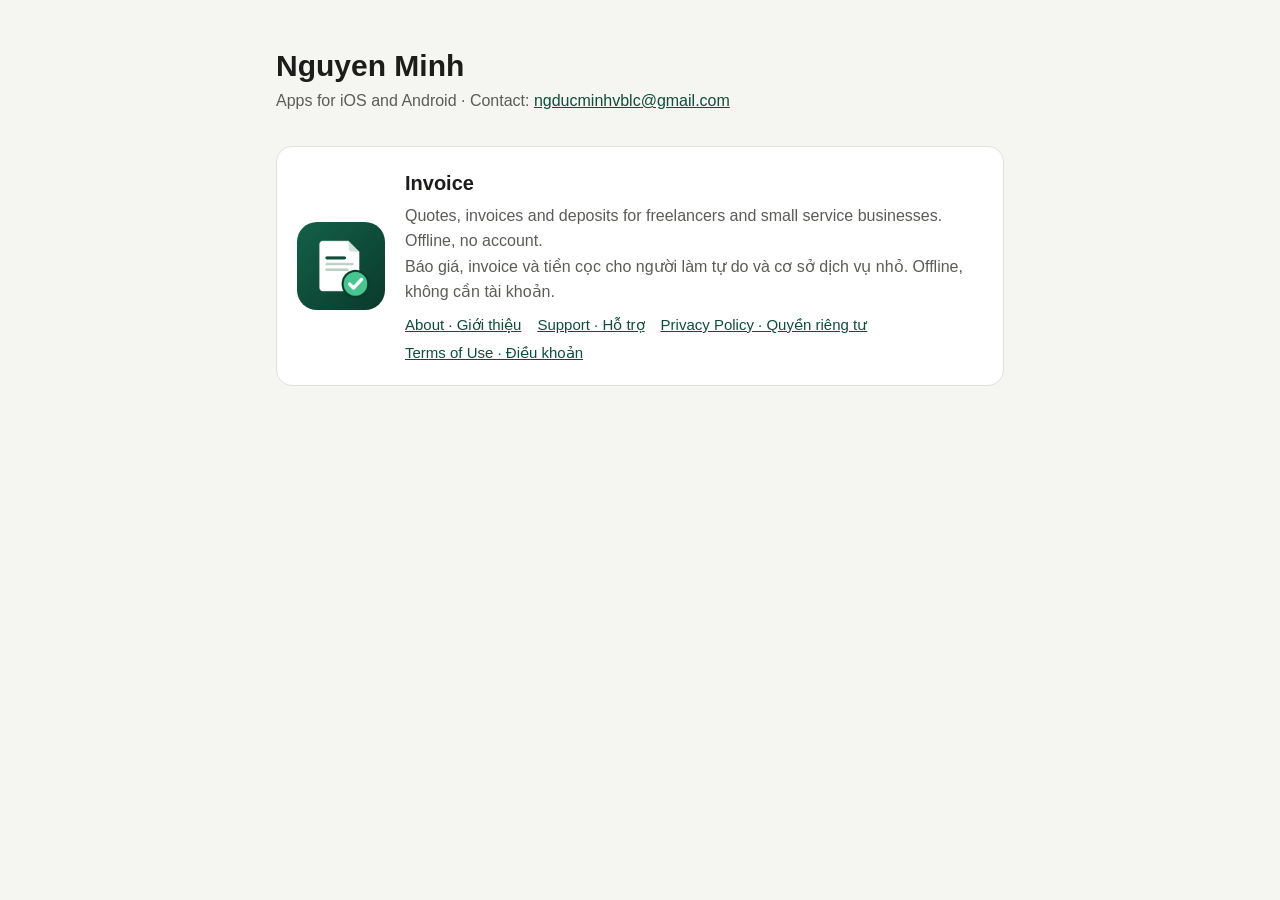
<file: index.html>
<!doctype html>
<html lang="en">
<head>
<meta charset="utf-8">
<meta name="viewport" content="width=device-width, initial-scale=1">
<title>Nguyen Minh — Apps</title>
<meta name="description" content="Apps by Nguyen Minh: Invoice for iOS and Android.">
<style>
  :root { --bg:#F5F5F2; --surface:#FFFFFF; --text:#1C1C1A; --muted:#5B5B57; --brand:#0F4D3A; --line:#E2E2DC; }
  @media (prefers-color-scheme: dark) { :root { --bg:#111311; --surface:#1A1D1B; --text:#ECECE8; --muted:#A4A6A0; --brand:#46C590; --line:#2C302D; } }
  * { box-sizing: border-box; }
  body { margin:0; background:var(--bg); color:var(--text); font:16px/1.6 -apple-system, BlinkMacSystemFont, "Segoe UI", Roboto, sans-serif; }
  main { max-width:760px; margin:0 auto; padding:48px 16px 64px; }
  h1 { font-size:30px; line-height:1.2; margin:0 0 4px; }
  .meta { color:var(--muted); margin:0 0 32px; }
  .app { display:flex; gap:20px; align-items:center; background:var(--surface); border:1px solid var(--line); border-radius:16px; padding:20px; }
  .app img { width:88px; height:88px; border-radius:20px; flex:none; }
  .app h2 { margin:0 0 4px; font-size:20px; }
  .app p { margin:0 0 8px; color:var(--muted); }
  .links { display:flex; flex-wrap:wrap; gap:4px 16px; font-size:15px; }
  a { color:var(--brand); }
  @media (max-width:520px) { .app { flex-direction:column; align-items:flex-start; } }
</style>
</head>
<body>
<main>
<h1>Nguyen Minh</h1>
<p class="meta">Apps for iOS and Android · Contact: <a href="mailto:ngducminhvblc@gmail.com">ngducminhvblc@gmail.com</a></p>
<div class="app">
  <img src="invoice/icon.png" alt="Invoice app icon">
  <div>
    <h2>Invoice</h2>
    <p>Quotes, invoices and deposits for freelancers and small service businesses. Offline, no account.<br>
       Báo giá, invoice và tiền cọc cho người làm tự do và cơ sở dịch vụ nhỏ. Offline, không cần tài khoản.</p>
    <div class="links">
      <a href="invoice/">About · Giới thiệu</a>
      <a href="invoice/support.html">Support · Hỗ trợ</a>
      <a href="invoice/privacy.html">Privacy Policy · Quyền riêng tư</a>
      <a href="invoice/terms.html">Terms of Use · Điều khoản</a>
    </div>
  </div>
</div>
</main>
</body>
</html>
</file>
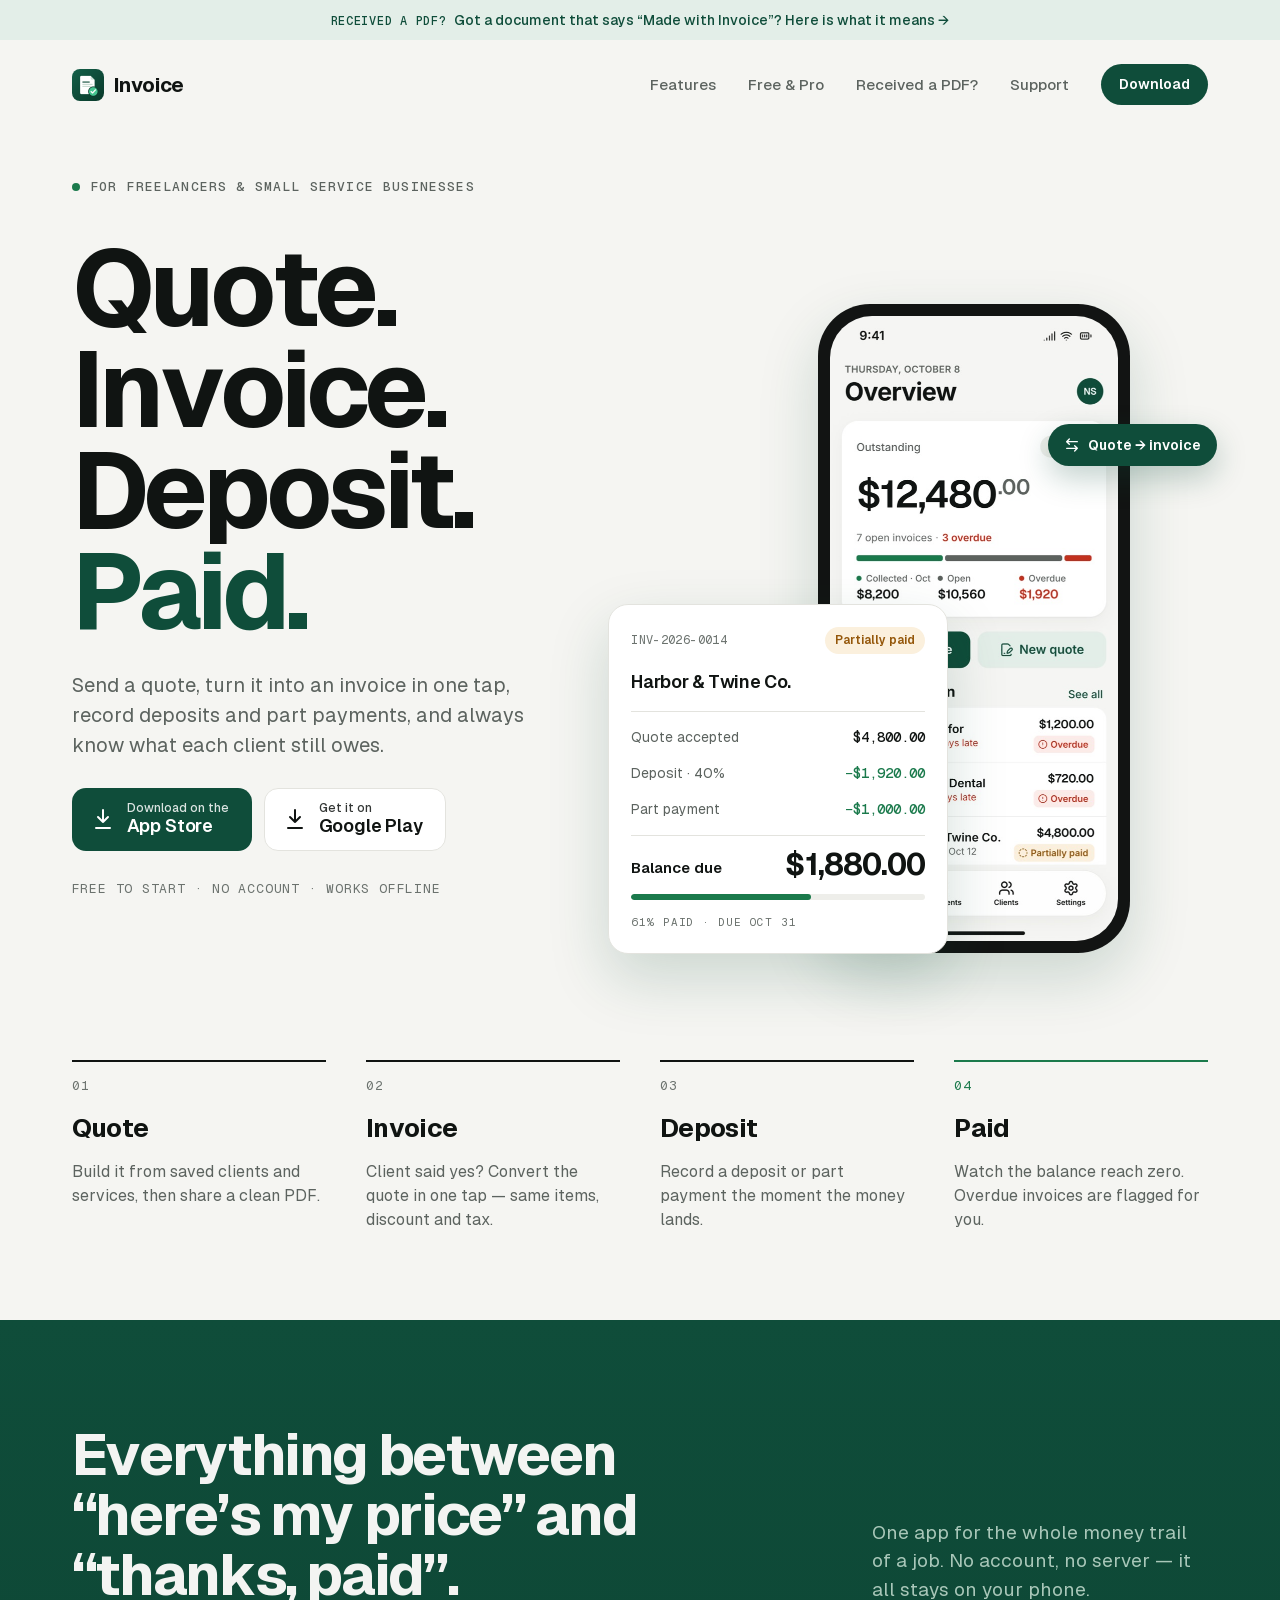
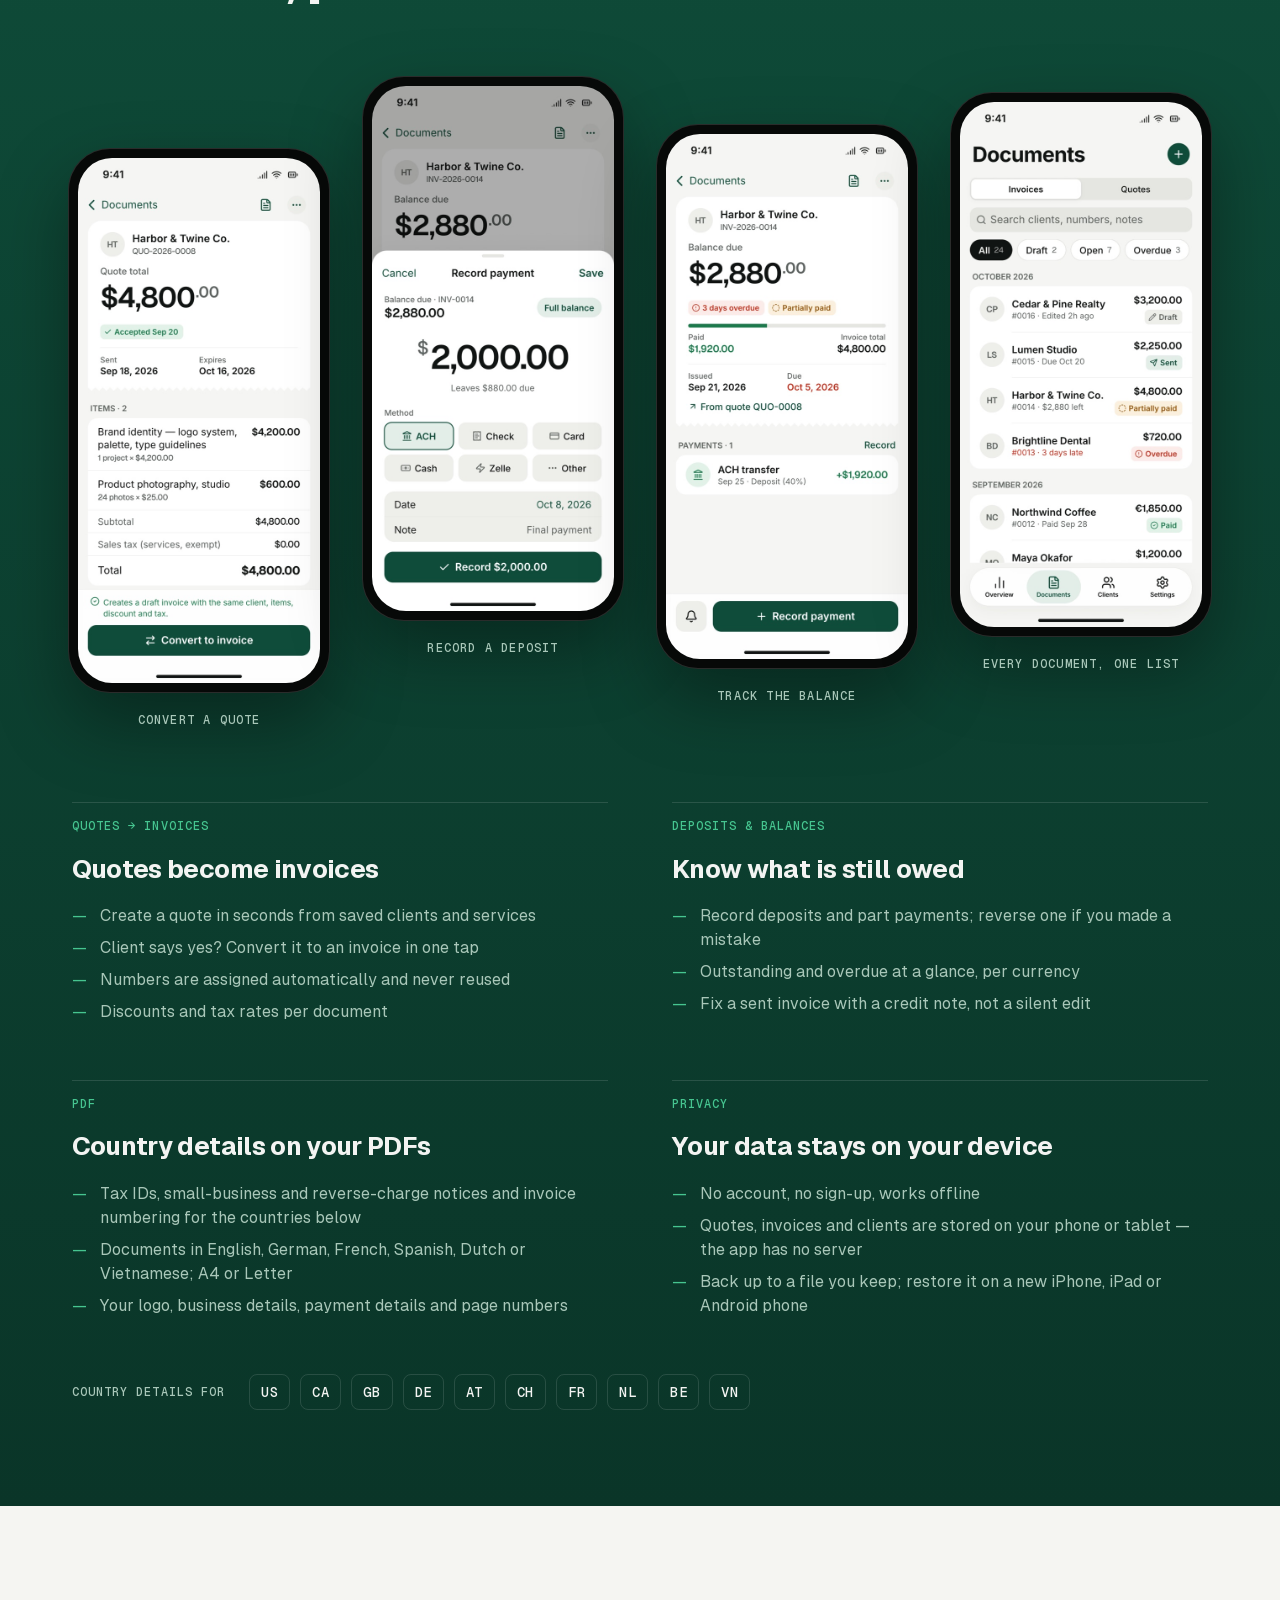
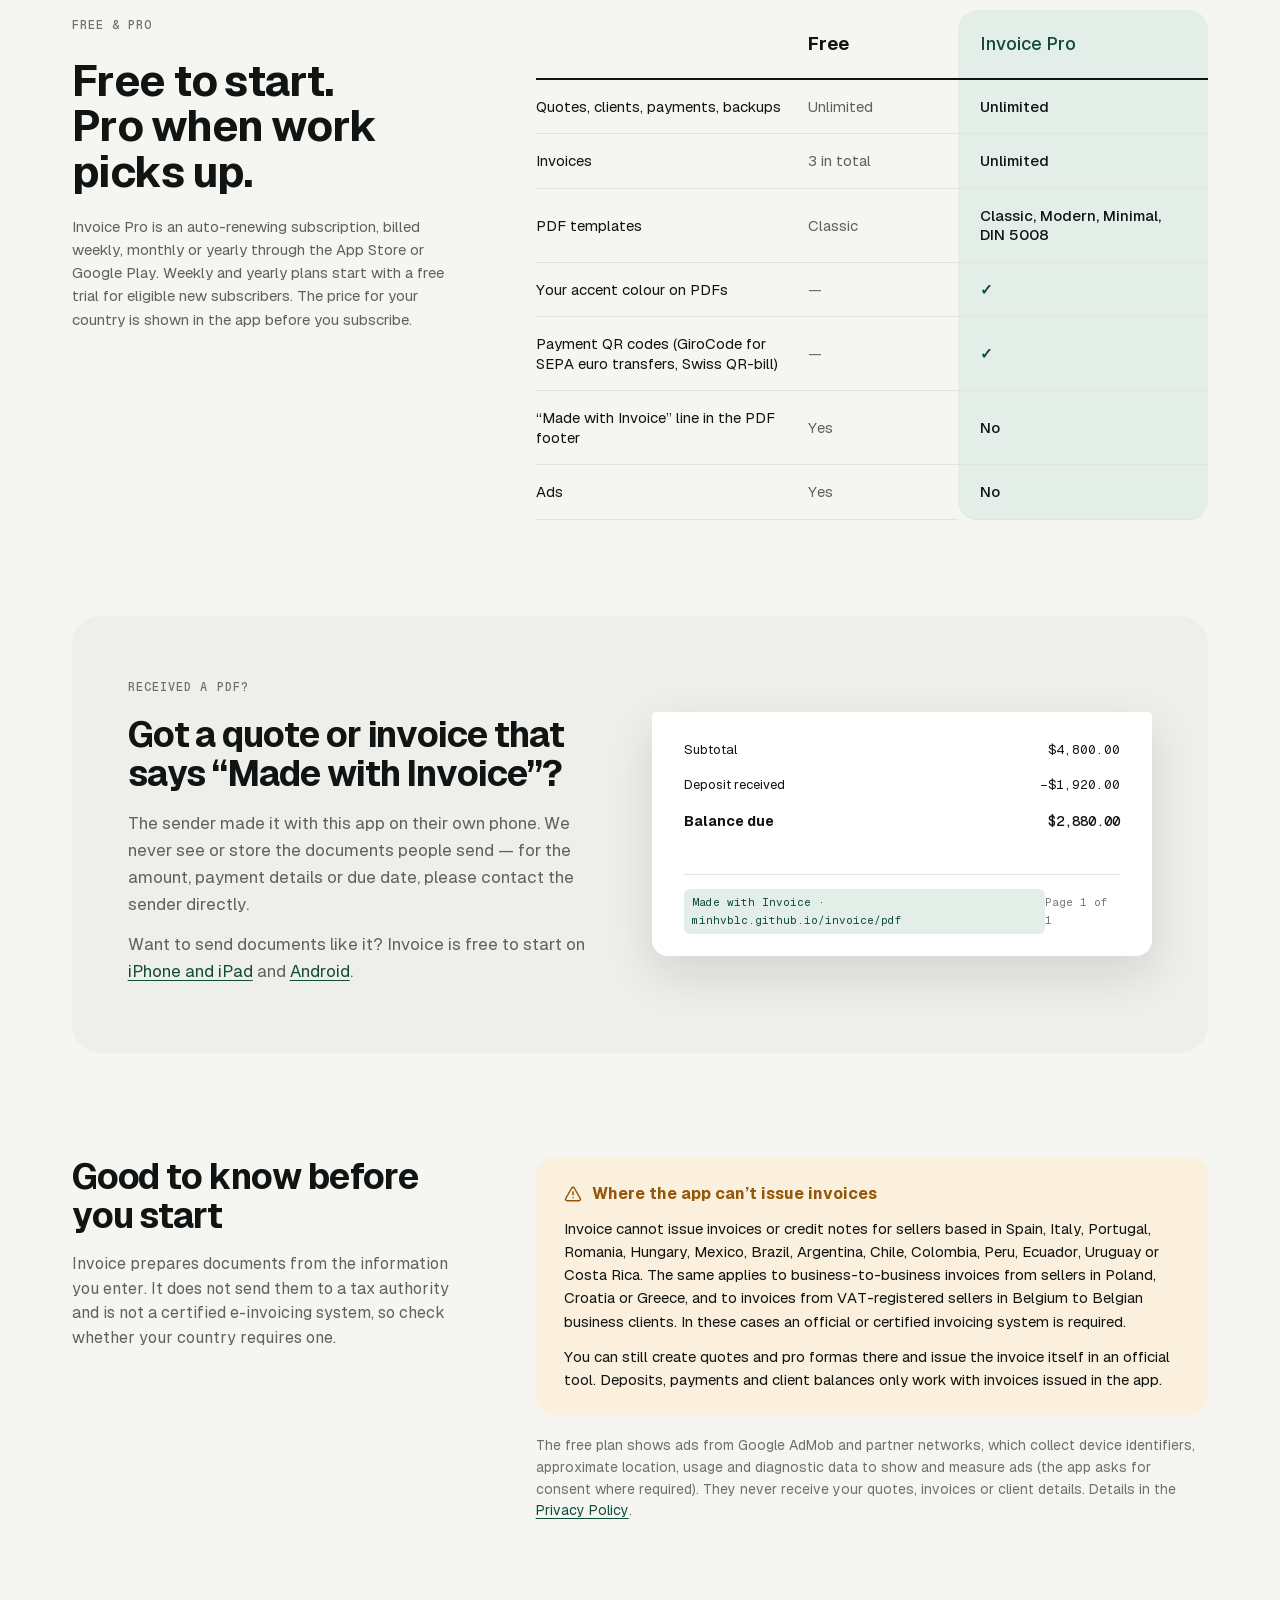
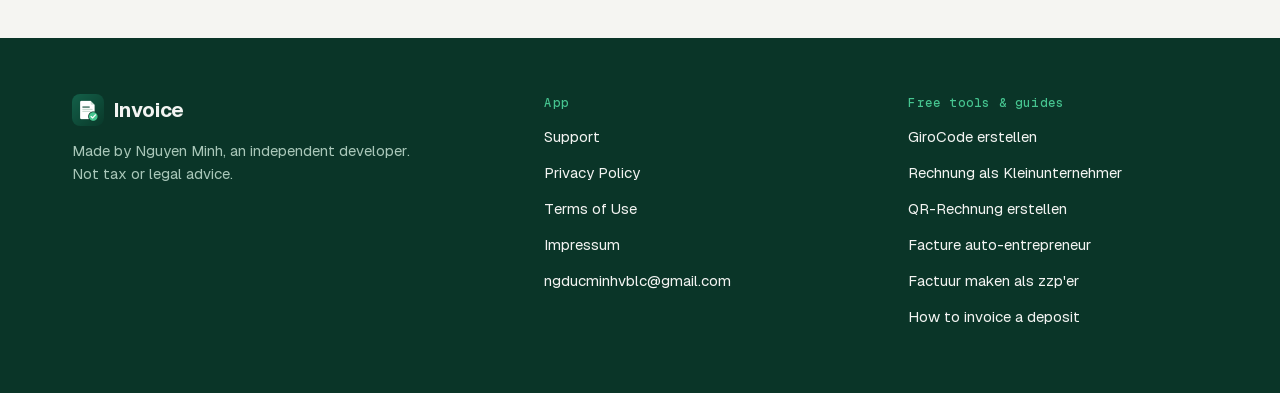
<file: invoice/index.html>
<!doctype html>
<html lang="en">
<head>
<meta charset="utf-8">
<meta name="viewport" content="width=device-width, initial-scale=1">
<title>Invoice — quotes, invoices and deposits on iPhone, iPad and Android</title>
<meta name="description" content="Send a quote, turn it into an invoice in one tap, record deposits and part payments, and see what each client still owes. Works offline, no account.">
<meta name="campaign" content="landing">
<meta name="theme-color" content="#F5F5F2" media="(prefers-color-scheme: light)">
<meta name="theme-color" content="#0C0D0D" media="(prefers-color-scheme: dark)">
<link rel="canonical" href="https://minhvblc.github.io/invoice/">
<meta property="og:type" content="website">
<meta property="og:title" content="Invoice — quotes, invoices and deposits">
<meta property="og:description" content="Quote → invoice → deposit → paid. Works offline, no account, your data stays on your phone.">
<meta property="og:url" content="https://minhvblc.github.io/invoice/">
<meta property="og:image" content="https://minhvblc.github.io/invoice/img/01-overview.jpg">
<link rel="icon" href="icon.png">
<link rel="apple-touch-icon" href="icon.png">
<link rel="preload" href="fonts/geist-700.ttf" as="font" type="font/ttf" crossorigin>
<link rel="stylesheet" href="site.css">
<script type="application/ld+json">
{
  "@context": "https://schema.org",
  "@type": "SoftwareApplication",
  "name": "Invoice – Quotes & Payments",
  "applicationCategory": "BusinessApplication",
  "operatingSystem": "iOS, iPadOS, Android",
  "offers": { "@type": "Offer", "price": "0", "priceCurrency": "USD" },
  "url": "https://minhvblc.github.io/invoice/"
}
</script>
</head>
<body>
<a class="pdf-notice" href="#made-with"><span>RECEIVED A PDF?</span>Got a document that says “Made with Invoice”? Here is what it means →</a>

<div class="wrap">
<header class="top">
  <a class="brand" href="./"><img src="icon.png" alt="" width="32" height="32">Invoice</a>
  <nav aria-label="Main">
    <a href="#features">Features</a><a href="#pricing">Free &amp; Pro</a><a href="#made-with">Received a PDF?</a><a class="keep" href="support.html">Support</a>
    <a class="pill" href="#get">Download</a>
  </nav>
</header>

<main>
<div class="hero">
  <div class="pitch">
    <p class="eyebrow">For freelancers &amp; small service businesses</p>
    <h1 class="display">Quote.<br>Invoice.<br>Deposit.<br><em>Paid.</em></h1>
    <p class="lead">Send a quote, turn it into an invoice in one tap, record deposits and part payments, and always know what each client still owes.</p>
    <div class="store-buttons" id="get">
      <a class="store-btn primary" data-store="ios" href="https://apps.apple.com/app/apple-store/id6825215204?mt=8&amp;ct=landing">
        <svg viewBox="0 0 24 24" fill="none" stroke="currentColor" stroke-width="2" stroke-linecap="round" stroke-linejoin="round" aria-hidden="true"><path d="M12 3v12m0 0-5-5m5 5 5-5M5 21h14"/></svg>
        <span><span class="sub">Download on the</span><span class="main">App Store</span></span></a>
      <a class="store-btn secondary" data-store="android" href="https://play.google.com/store/apps/details?id=com.minh.invoice&amp;referrer=utm_source%3Dlanding%26utm_medium%3Dweb%26utm_campaign%3Dlanding">
        <svg viewBox="0 0 24 24" fill="none" stroke="currentColor" stroke-width="2" stroke-linecap="round" stroke-linejoin="round" aria-hidden="true"><path d="M12 3v12m0 0-5-5m5 5 5-5M5 21h14"/></svg>
        <span><span class="sub">Get it on</span><span class="main">Google Play</span></span></a>
    </div>
    <p class="microcopy">FREE TO START · NO ACCOUNT · WORKS OFFLINE</p>
  </div>
  <div class="hero-art" aria-hidden="true">
    <div class="phone"><img src="img/screen-overview.jpg" width="576" height="1248" alt=""></div>
    <div class="chip"><svg viewBox="0 0 24 24" fill="none" stroke="currentColor" stroke-width="2" stroke-linecap="round" stroke-linejoin="round"><path d="M8 3 4 7l4 4M4 7h16M16 21l4-4-4-4M20 17H4"/></svg>Quote → invoice</div>
    <div class="ledger">
      <div class="head"><span class="num">INV-2026-0014</span><span class="status">Partially paid</span></div>
      <div class="client">Harbor &amp; Twine Co.</div>
      <hr>
      <div class="row" style="--d:.55s"><span>Quote accepted</span><b>$4,800.00</b></div>
      <div class="row" style="--d:.7s"><span>Deposit · 40%</span><b class="in">−$1,920.00</b></div>
      <div class="row" style="--d:.85s"><span>Part payment</span><b class="in">−$1,000.00</b></div>
      <hr>
      <div class="balance" style="--d:1s"><span>Balance due</span><b>$1,880.00</b></div>
      <div class="paid-bar"><span></span></div>
      <div class="caption">61% PAID · DUE OCT 31</div>
    </div>
  </div>
</div>

<ol class="steps">
  <li><span class="idx">01</span><h3>Quote</h3><p>Build it from saved clients and services, then share a clean PDF.</p></li>
  <li><span class="idx">02</span><h3>Invoice</h3><p>Client said yes? Convert the quote in one tap — same items, discount and tax.</p></li>
  <li><span class="idx">03</span><h3>Deposit</h3><p>Record a deposit or part payment the moment the money lands.</p></li>
  <li><span class="idx">04</span><h3>Paid</h3><p>Watch the balance reach zero. Overdue invoices are flagged for you.</p></li>
</ol>
</main>
</div>

<section id="features" class="on-forest forest-section">
<div class="wrap">
  <div class="intro">
    <h2>Everything between “here’s my price” and “thanks, paid”.</h2>
    <p class="aside">One app for the whole money trail of a job. No account, no server — it all stays on your phone.</p>
  </div>
  <ul class="screens">
    <li><div class="phone"><img src="img/screen-convert.jpg" width="576" height="1248" loading="lazy" alt="An accepted quote with a Convert to invoice button"></div><span class="cap">Convert a quote</span></li>
    <li><div class="phone"><img src="img/screen-payment.jpg" width="576" height="1248" loading="lazy" alt="Recording a payment against an invoice"></div><span class="cap">Record a deposit</span></li>
    <li><div class="phone"><img src="img/screen-detail.jpg" width="576" height="1248" loading="lazy" alt="An overdue, partially paid invoice with its balance due"></div><span class="cap">Track the balance</span></li>
    <li><div class="phone"><img src="img/screen-documents.jpg" width="576" height="1248" loading="lazy" alt="List of invoices with their status"></div><span class="cap">Every document, one list</span></li>
  </ul>
  <div class="groups">
    <div class="group"><span class="kicker">Quotes → invoices</span><h3>Quotes become invoices</h3>
      <ul><li>Create a quote in seconds from saved clients and services</li><li>Client says yes? Convert it to an invoice in one tap</li>
        <li>Numbers are assigned automatically and never reused</li><li>Discounts and tax rates per document</li></ul></div>
    <div class="group"><span class="kicker">Deposits &amp; balances</span><h3>Know what is still owed</h3>
      <ul><li>Record deposits and part payments; reverse one if you made a mistake</li><li>Outstanding and overdue at a glance, per currency</li>
        <li>Fix a sent invoice with a credit note, not a silent edit</li></ul></div>
    <div class="group"><span class="kicker">PDF</span><h3>Country details on your PDFs</h3>
      <ul><li>Tax IDs, small-business and reverse-charge notices and invoice numbering for the countries below</li>
        <li>Documents in English, German, French, Spanish, Dutch or Vietnamese; A4 or Letter</li><li>Your logo, business details, payment details and page numbers</li></ul></div>
    <div class="group"><span class="kicker">Privacy</span><h3>Your data stays on your device</h3>
      <ul><li>No account, no sign-up, works offline</li><li>Quotes, invoices and clients are stored on your phone or tablet — the app has no server</li>
        <li>Back up to a file you keep; restore it on a new iPhone, iPad or Android phone</li></ul></div>
  </div>
  <div class="countries"><span class="kicker">Country details for</span>
    <span class="cc" title="United States">US</span><span class="cc" title="Canada">CA</span><span class="cc" title="United Kingdom">GB</span><span class="cc" title="Germany">DE</span><span class="cc" title="Austria">AT</span>
    <span class="cc" title="Switzerland">CH</span><span class="cc" title="France">FR</span><span class="cc" title="Netherlands">NL</span><span class="cc" title="Belgium">BE</span><span class="cc" title="Vietnam">VN</span></div>
</div>
</section>

<div class="wrap">
<section id="pricing" class="pricing">
  <div>
    <span class="kicker">Free &amp; Pro</span>
    <h2>Free to start.<br>Pro when work picks up.</h2>
    <p class="note">Invoice Pro is an auto-renewing subscription, billed weekly, monthly or yearly through the App Store or Google Play.
      Weekly and yearly plans start with a free trial for eligible new subscribers. The price for your country is shown in the app before you subscribe.</p>
  </div>
  <table class="plans">
    <thead><tr><th scope="col"><span class="visually-hidden">Feature</span></th><th scope="col">Free</th><th scope="col" class="pro">Invoice Pro</th></tr></thead>
    <tbody>
      <tr><th scope="row">Quotes, clients, payments, backups</th><td>Unlimited</td><td class="pro">Unlimited</td></tr>
      <tr><th scope="row">Invoices</th><td>3 in total</td><td class="pro">Unlimited</td></tr>
      <tr><th scope="row">PDF templates</th><td>Classic</td><td class="pro">Classic, Modern, Minimal, DIN 5008</td></tr>
      <tr><th scope="row">Your accent colour on PDFs</th><td class="none">—</td><td class="pro yes">✓</td></tr>
      <tr><th scope="row">Payment QR codes (GiroCode for SEPA euro transfers, Swiss QR-bill)</th><td class="none">—</td><td class="pro yes">✓</td></tr>
      <tr><th scope="row">“Made with Invoice” line in the PDF footer</th><td>Yes</td><td class="pro">No</td></tr>
      <tr><th scope="row">Ads</th><td>Yes</td><td class="pro">No</td></tr>
    </tbody>
  </table>
</section>

<section id="made-with" class="made-with">
  <div class="panel">
    <div>
      <span class="kicker">Received a PDF?</span>
      <h2>Got a quote or invoice that says “Made with Invoice”?</h2>
      <p>The sender made it with this app on their own phone. We never see or store the documents people send — for the amount, payment details or due date, please contact the sender directly.</p>
      <p>Want to send documents like it? Invoice is free to start on <a data-store="ios" href="https://apps.apple.com/app/apple-store/id6825215204?mt=8&amp;ct=landing">iPhone and iPad</a>
        and <a data-store="android" href="https://play.google.com/store/apps/details?id=com.minh.invoice&amp;referrer=utm_source%3Dlanding%26utm_medium%3Dweb%26utm_campaign%3Dlanding">Android</a>.</p>
    </div>
    <div class="pdf-frag" aria-label="The bottom of a free-plan PDF: totals, then the footer line “Made with Invoice · minhvblc.github.io/invoice/pdf”">
      <div class="r"><span>Subtotal</span><b>$4,800.00</b></div>
      <div class="r"><span>Deposit received</span><b>−$1,920.00</b></div>
      <div class="r total"><span>Balance due</span><b>$2,880.00</b></div>
      <div class="foot"><mark>Made with Invoice · minhvblc.github.io/invoice/pdf</mark><span>Page 1 of 1</span></div>
    </div>
  </div>
</section>

<section id="limits" class="limits">
  <div>
    <h2>Good to know before you start</h2>
    <p class="body">Invoice prepares documents from the information you enter. It does not send them to a tax authority and is not a certified e-invoicing system,
      so check whether your country requires one.</p>
  </div>
  <div>
    <div class="warn">
      <h3><svg viewBox="0 0 24 24" fill="none" stroke="currentColor" stroke-width="2" stroke-linecap="round" stroke-linejoin="round" aria-hidden="true"><path d="m21.7 18-8-14a2 2 0 0 0-3.4 0l-8 14A2 2 0 0 0 4 21h16a2 2 0 0 0 1.7-3ZM12 9v4M12 17h.01"/></svg>Where the app can’t issue invoices</h3>
      <p>Invoice cannot issue invoices or credit notes for sellers based in Spain, Italy, Portugal, Romania, Hungary, Mexico, Brazil, Argentina, Chile, Colombia,
        Peru, Ecuador, Uruguay or Costa Rica. The same applies to business-to-business invoices from sellers in Poland, Croatia or Greece, and to invoices from
        VAT-registered sellers in Belgium to Belgian business clients. In these cases an official or certified invoicing system is required.</p>
      <p>You can still create quotes and pro formas there and issue the invoice itself in an official tool. Deposits, payments and client balances only work
        with invoices issued in the app.</p>
    </div>
    <p class="fineprint">The free plan shows ads from Google AdMob and partner networks, which collect device identifiers, approximate location,
      usage and diagnostic data to show and measure ads (the app asks for consent where required). They never receive your quotes, invoices or client details.
      Details in the <a href="privacy.html">Privacy Policy</a>.</p>
  </div>
</section>
</div>

<footer class="site">
<div class="wrap">
  <div class="cols">
    <div><a class="brand" href="./"><img src="icon.png" alt="" width="32" height="32">Invoice</a>
      <p class="about">Made by Nguyen Minh, an independent developer. Not tax or legal advice.</p></div>
    <div><h2>App</h2><ul><li><a href="support.html">Support</a></li><li><a href="privacy.html">Privacy Policy</a></li><li><a href="terms.html">Terms of Use</a></li><li><a href="impressum.html" hreflang="de">Impressum</a></li>
      <li><a href="mailto:ngducminhvblc@gmail.com">ngducminhvblc@gmail.com</a></li></ul></div>
    <div><h2>Free tools &amp; guides</h2><ul><li><a href="de/girocode-erstellen.html" hreflang="de">GiroCode erstellen</a></li>
      <li><a href="de/kleinunternehmer-rechnung.html" hreflang="de">Rechnung als Kleinunternehmer</a></li>
      <li><a href="ch/qr-rechnung.html" hreflang="de-CH">QR-Rechnung erstellen</a></li>
      <li><a href="fr/facture-auto-entrepreneur.html" hreflang="fr">Facture auto-entrepreneur</a></li>
      <li><a href="nl/factuur-zzp.html" hreflang="nl">Factuur maken als zzp'er</a></li>
      <li><a href="en/deposit-invoice.html" hreflang="en">How to invoice a deposit</a></li></ul></div>
  </div>
</div>
</footer>
<script src="store-links.js"></script>
</body>
</html>
</file>
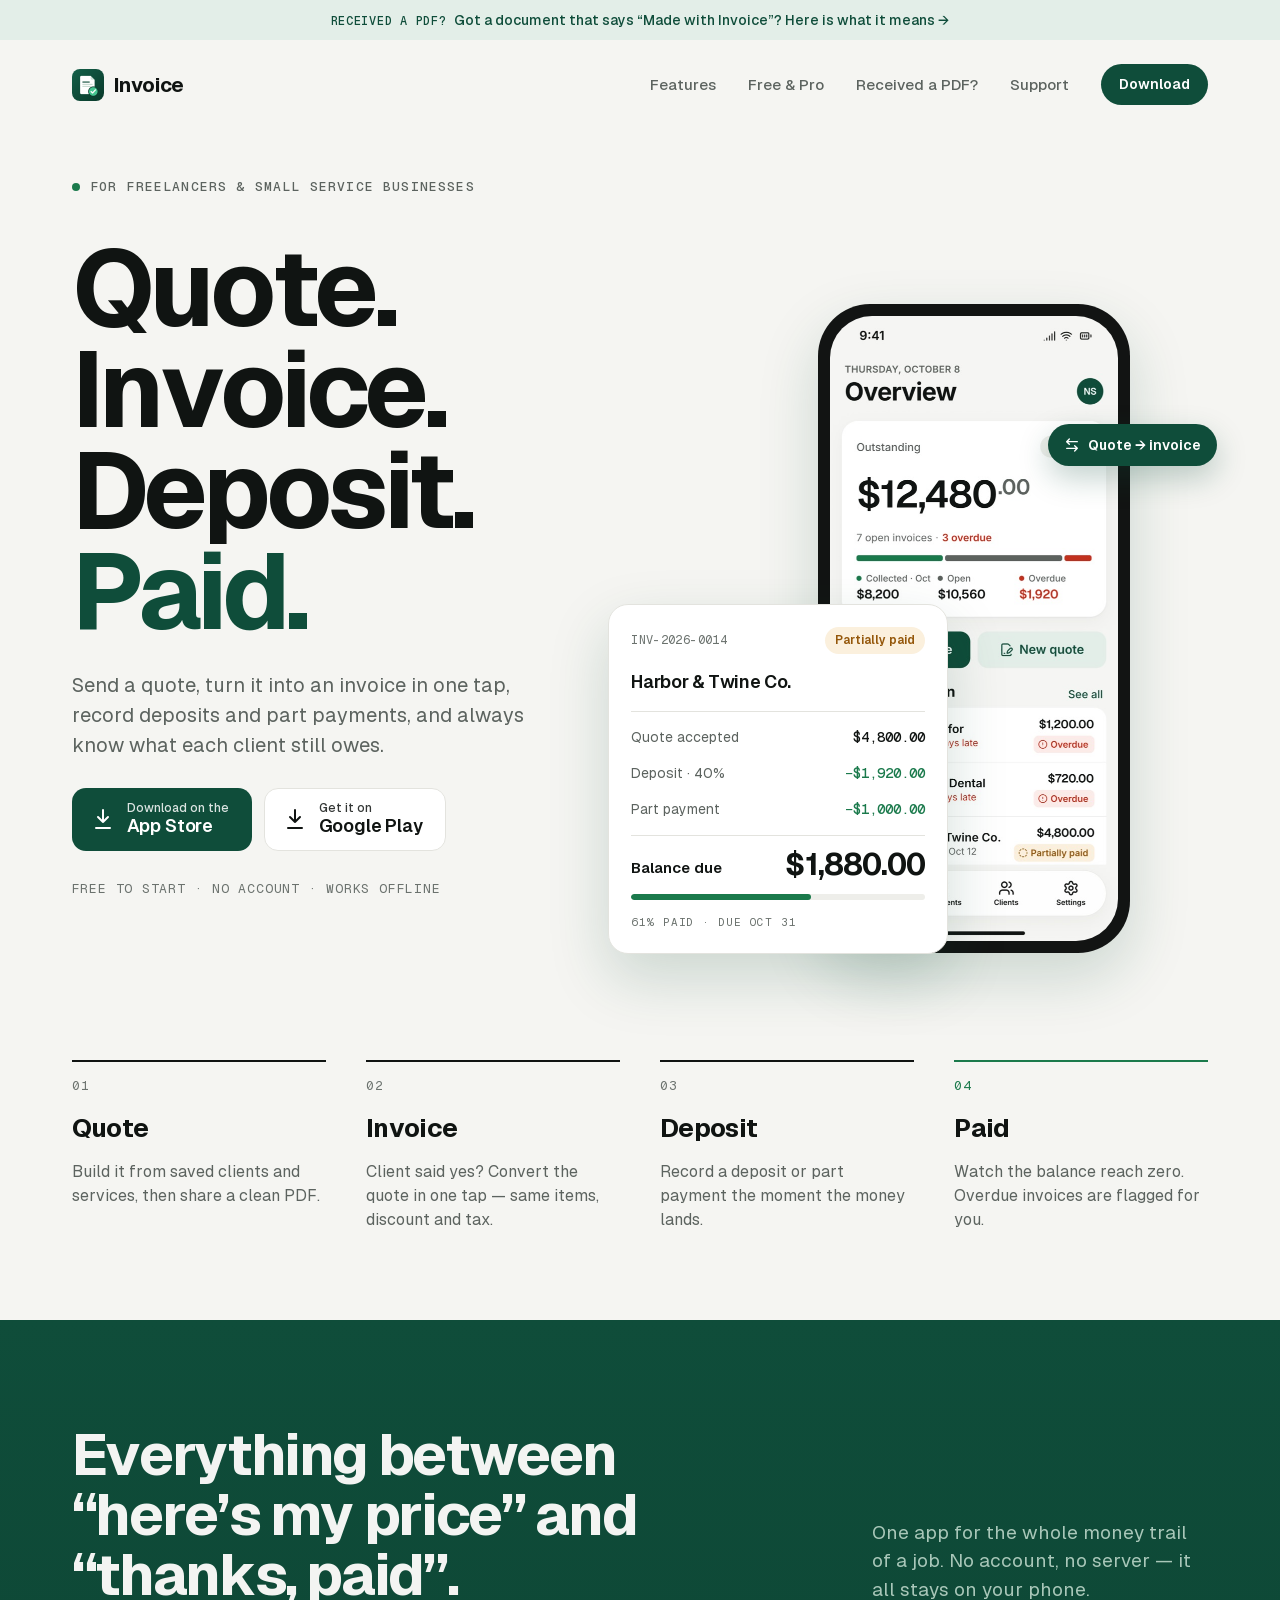
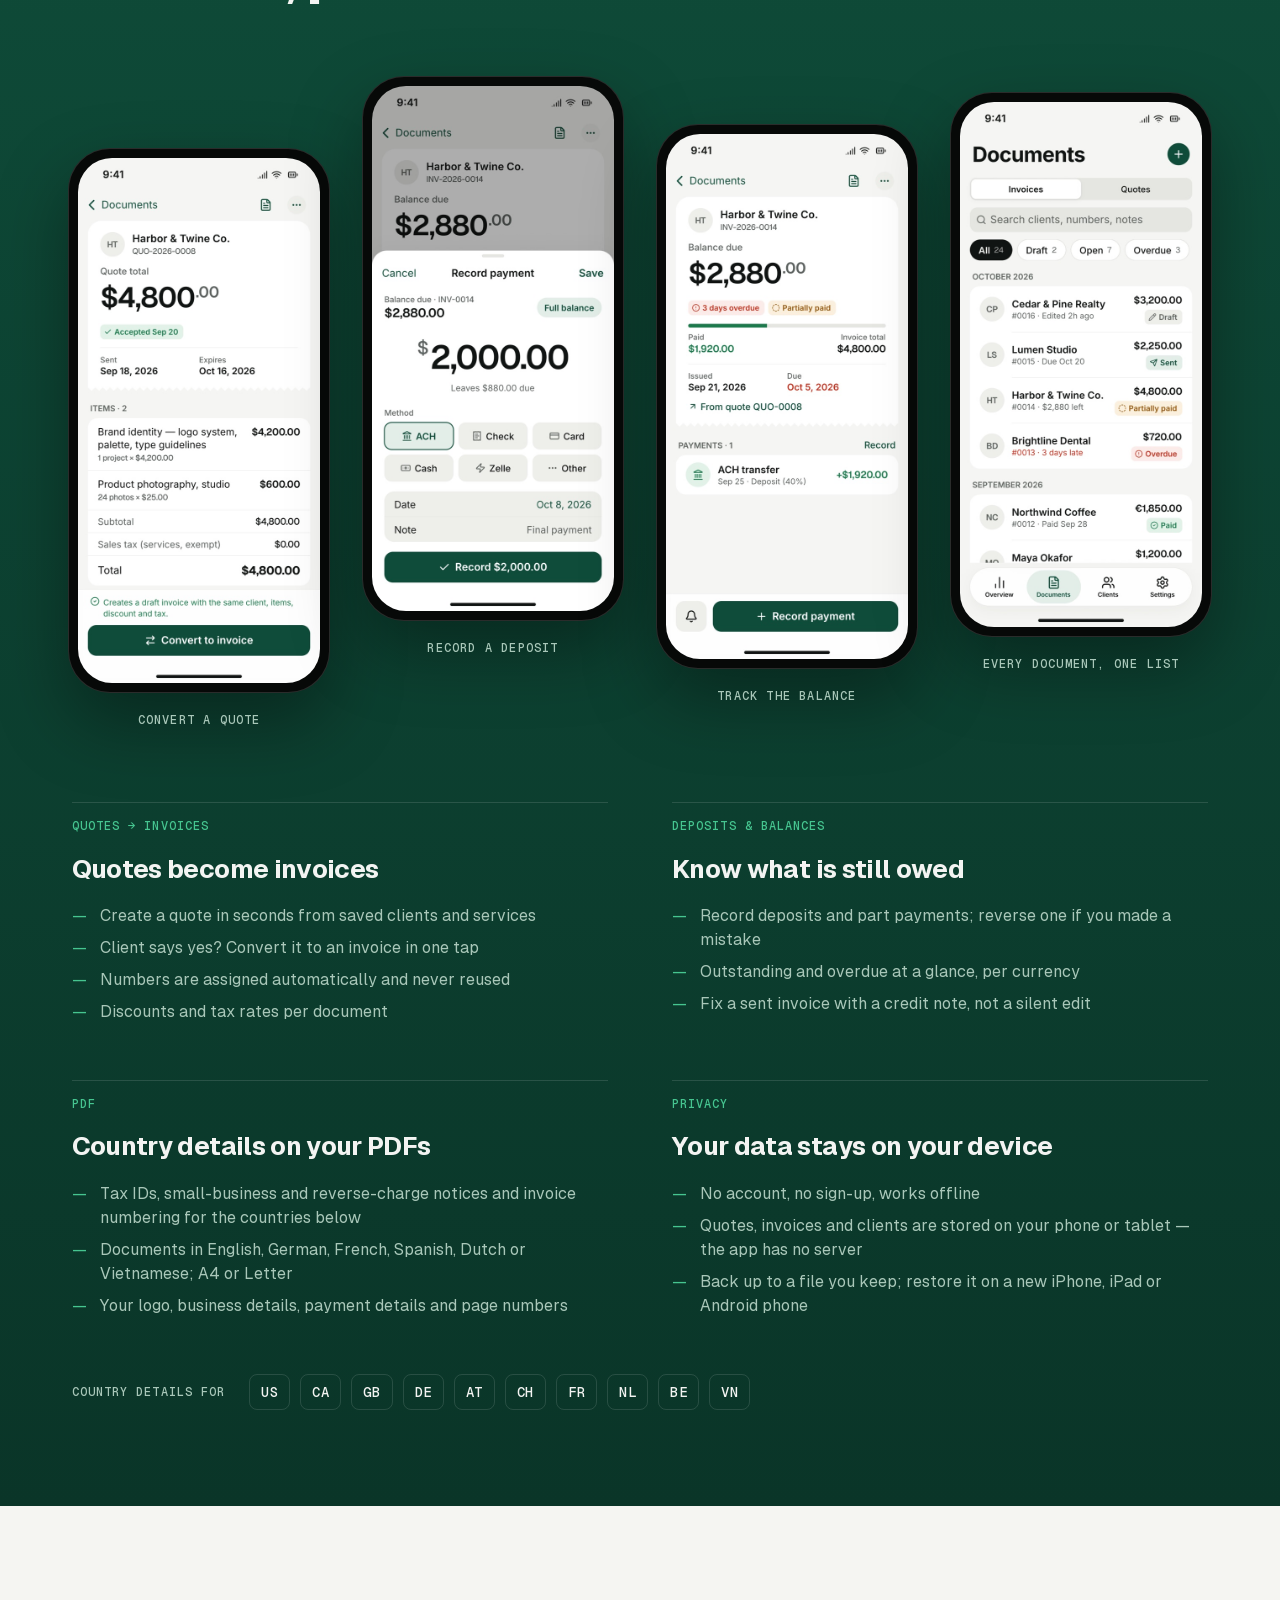
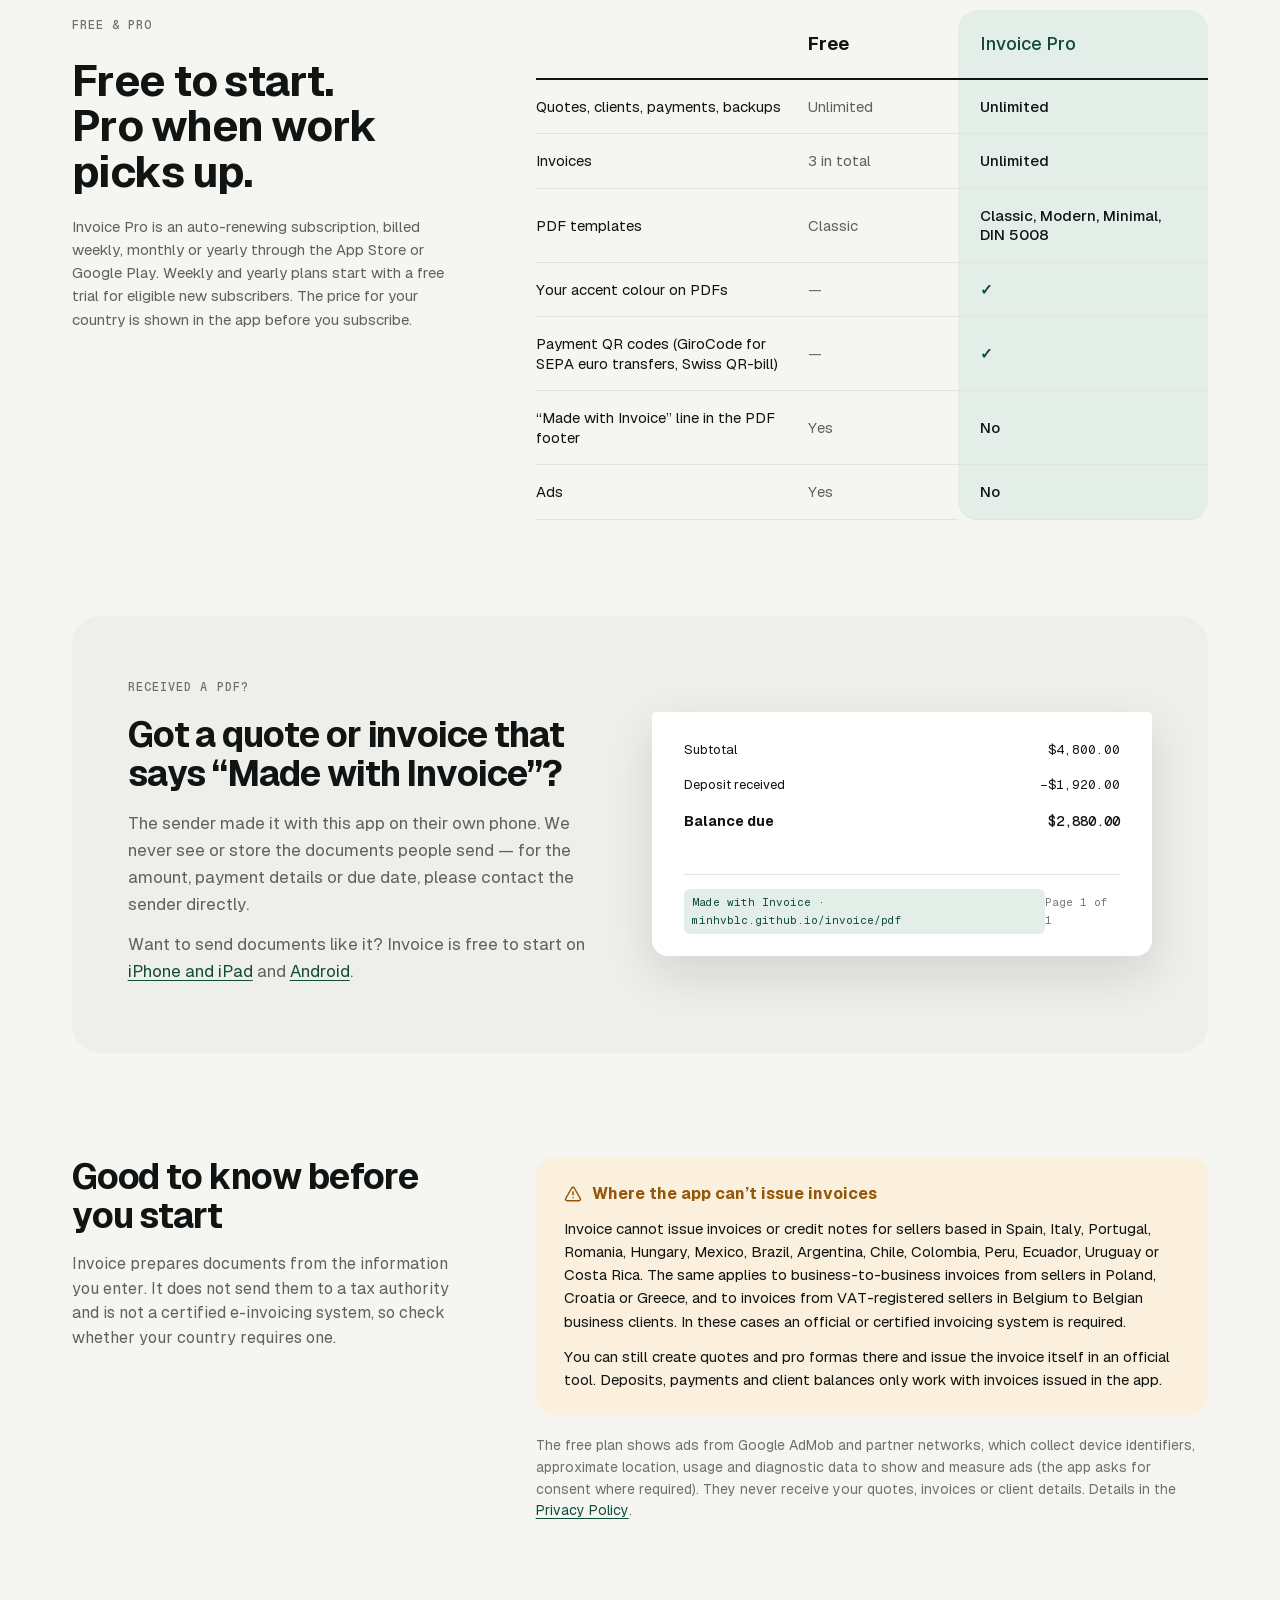
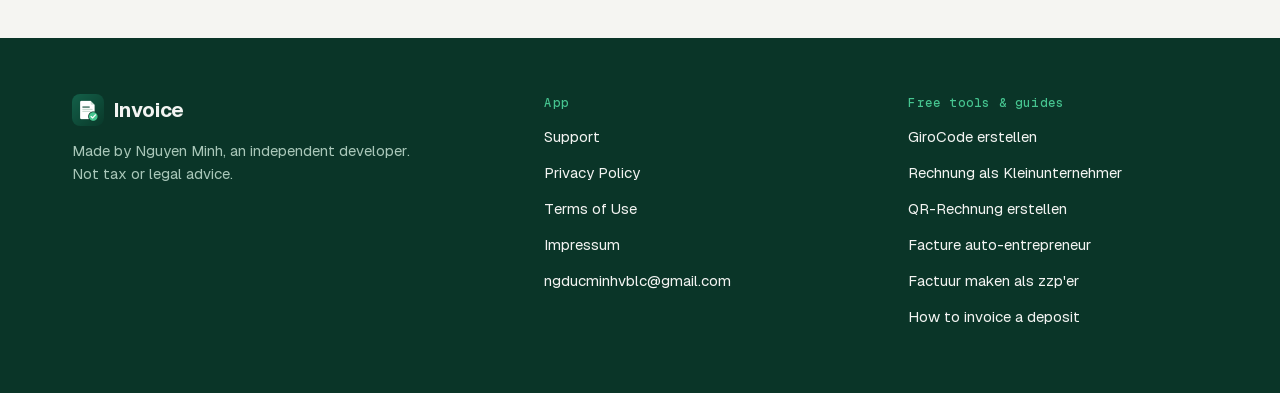
<file: invoice/pdf/index.html>
<!doctype html>
<html lang="en">
<head>
<meta charset="utf-8">
<meta name="viewport" content="width=device-width, initial-scale=1">
<title>Invoice</title>
<!-- Địa chỉ in ở chân PDF bản Free. Chỉ chuyển về mục "Made with Invoice" của trang chủ kèm ct=pdf-footer để
     App Analytics / Play Console tách được lượt cài từ PDF; không vào sitemap, không cho index. -->
<meta name="robots" content="noindex">
<link rel="canonical" href="https://minhvblc.github.io/invoice/">
<meta http-equiv="refresh" content="0; url=../?ct=pdf-footer#made-with">
<link rel="icon" href="../icon.png">
</head>
<body>
<p><a href="../?ct=pdf-footer#made-with">Invoice — quotes, invoices and deposits on iPhone, iPad and Android</a></p>
</body>
</html>
</file>
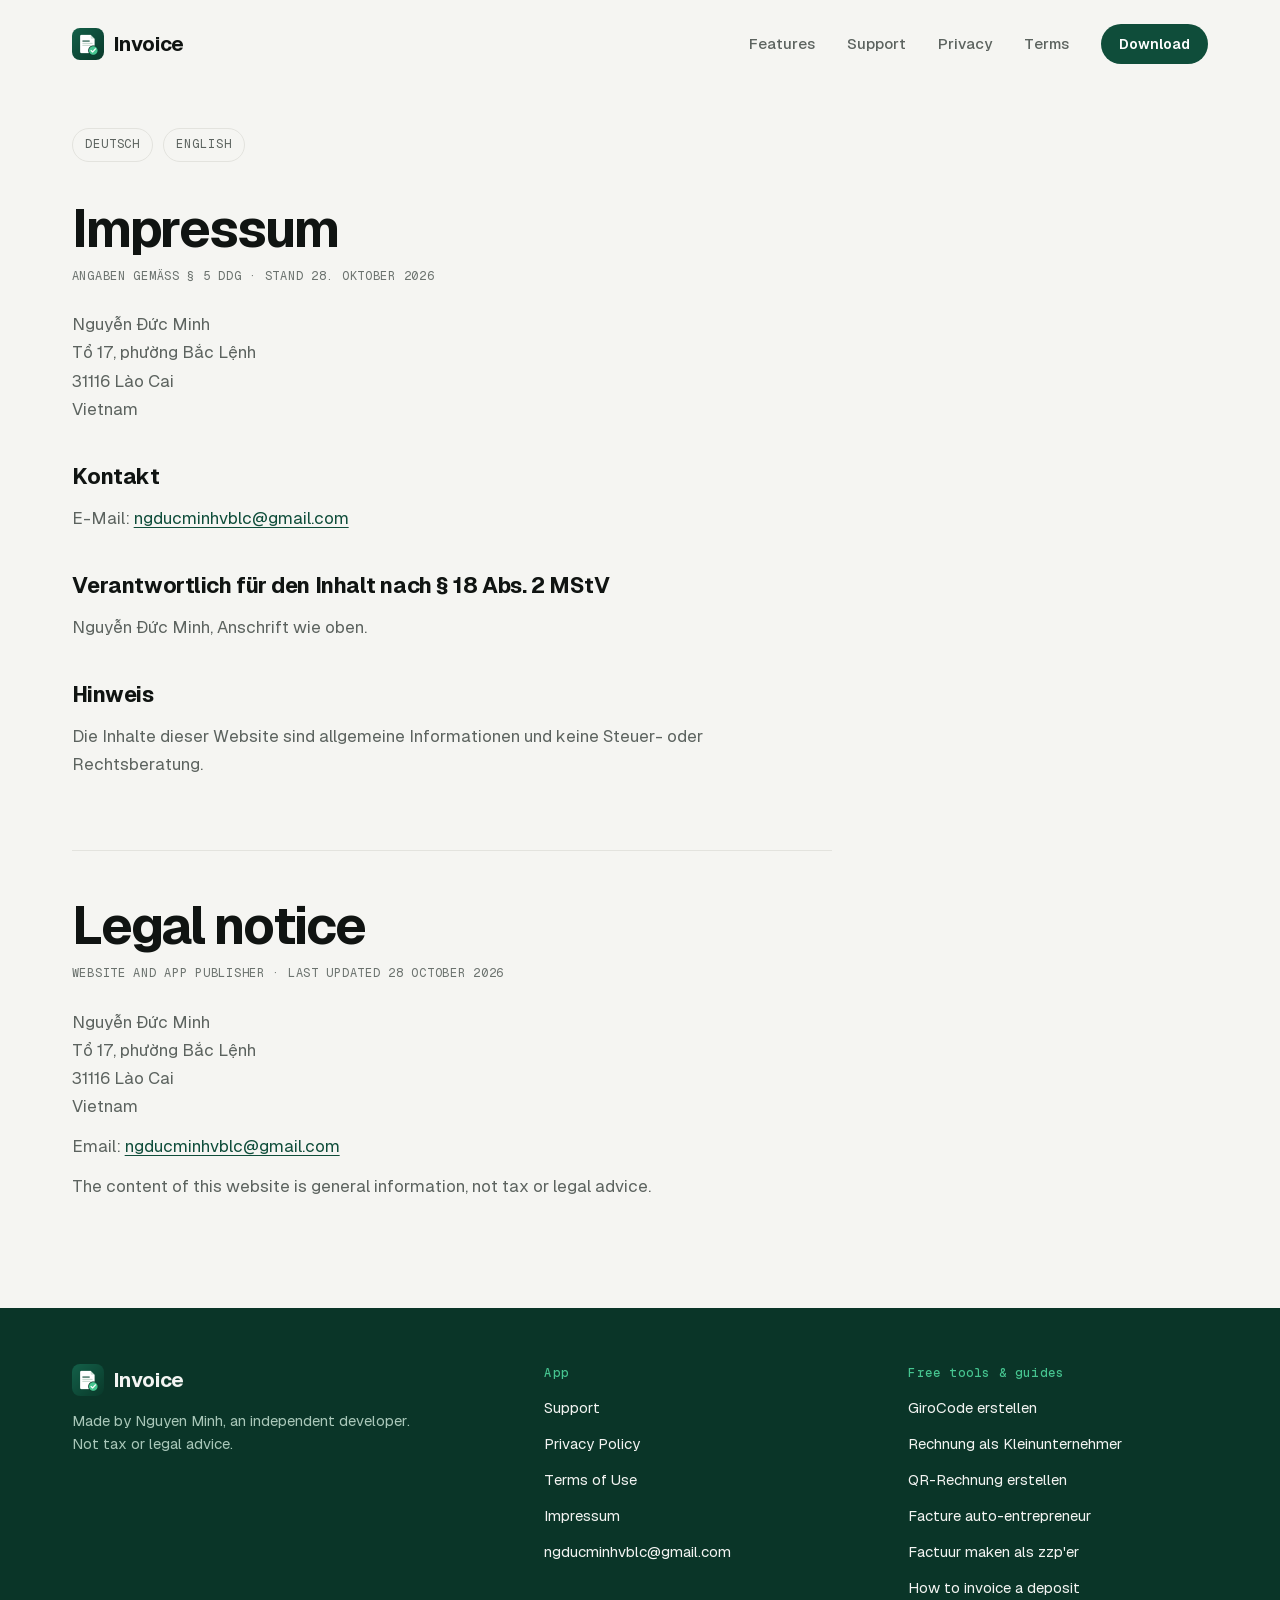
<file: invoice/impressum.html>
<!doctype html>
<html lang="de">
<head>
<meta charset="utf-8">
<meta name="viewport" content="width=device-width, initial-scale=1">
<title>Invoice — Impressum</title>
<meta name="description" content="Impressum (Angaben gemäß § 5 DDG) für die App Invoice und diese Website. Legal notice.">
<meta name="theme-color" content="#F5F5F2" media="(prefers-color-scheme: light)">
<meta name="theme-color" content="#0C0D0D" media="(prefers-color-scheme: dark)">
<link rel="icon" href="icon.png">
<link rel="stylesheet" href="site.css">
</head>
<body>
<div class="wrap">
<header class="top">
  <a class="brand" href="./"><img src="icon.png" alt="" width="32" height="32">Invoice</a>
  <nav aria-label="Main">
    <a href="./#features">Features</a><a class="keep" href="support.html">Support</a><a href="privacy.html">Privacy</a><a href="terms.html">Terms</a>
    <a class="pill" href="./#get">Download</a>
  </nav>
</header>
<main class="doc">
<nav class="langs" aria-label="Language"><a href="#de">Deutsch</a><a href="#en">English</a></nav>

<section id="de" lang="de">
<h1>Impressum</h1>
<p class="meta">Angaben gemäß § 5 DDG · Stand 28. Oktober 2026</p>
<p>Nguyễn Đức Minh<br>
Tổ 17, phường Bắc Lệnh<br>
31116 Lào Cai<br>
Vietnam</p>
<h2>Kontakt</h2>
<p>E-Mail: <a href="mailto:ngducminhvblc@gmail.com">ngducminhvblc@gmail.com</a></p>
<h2>Verantwortlich für den Inhalt nach § 18 Abs. 2 MStV</h2>
<p>Nguyễn Đức Minh, Anschrift wie oben.</p>
<h2>Hinweis</h2>
<p>Die Inhalte dieser Website sind allgemeine Informationen und keine Steuer- oder Rechtsberatung.</p>
</section>

<section id="en" lang="en">
<h1>Legal notice</h1>
<p class="meta">Website and app publisher · Last updated 28 October 2026</p>
<p>Nguyễn Đức Minh<br>
Tổ 17, phường Bắc Lệnh<br>
31116 Lào Cai<br>
Vietnam</p>
<p>Email: <a href="mailto:ngducminhvblc@gmail.com">ngducminhvblc@gmail.com</a></p>
<p>The content of this website is general information, not tax or legal advice.</p>
</section>

</main>
</div>
<footer class="site">
<div class="wrap">
  <div class="cols">
    <div><a class="brand" href="./"><img src="icon.png" alt="" width="32" height="32">Invoice</a>
      <p class="about">Made by Nguyen Minh, an independent developer. Not tax or legal advice.</p></div>
    <div><h2>App</h2><ul><li><a href="support.html">Support</a></li><li><a href="privacy.html">Privacy Policy</a></li><li><a href="terms.html">Terms of Use</a></li><li><a href="impressum.html" hreflang="de">Impressum</a></li>
      <li><a href="mailto:ngducminhvblc@gmail.com">ngducminhvblc@gmail.com</a></li></ul></div>
    <div><h2>Free tools &amp; guides</h2><ul><li><a href="de/girocode-erstellen.html" hreflang="de">GiroCode erstellen</a></li>
      <li><a href="de/kleinunternehmer-rechnung.html" hreflang="de">Rechnung als Kleinunternehmer</a></li>
      <li><a href="ch/qr-rechnung.html" hreflang="de-CH">QR-Rechnung erstellen</a></li>
      <li><a href="fr/facture-auto-entrepreneur.html" hreflang="fr">Facture auto-entrepreneur</a></li>
      <li><a href="nl/factuur-zzp.html" hreflang="nl">Factuur maken als zzp'er</a></li>
      <li><a href="en/deposit-invoice.html" hreflang="en">How to invoice a deposit</a></li></ul></div>
  </div>
</div>
</footer>
</body>
</html>
</file>
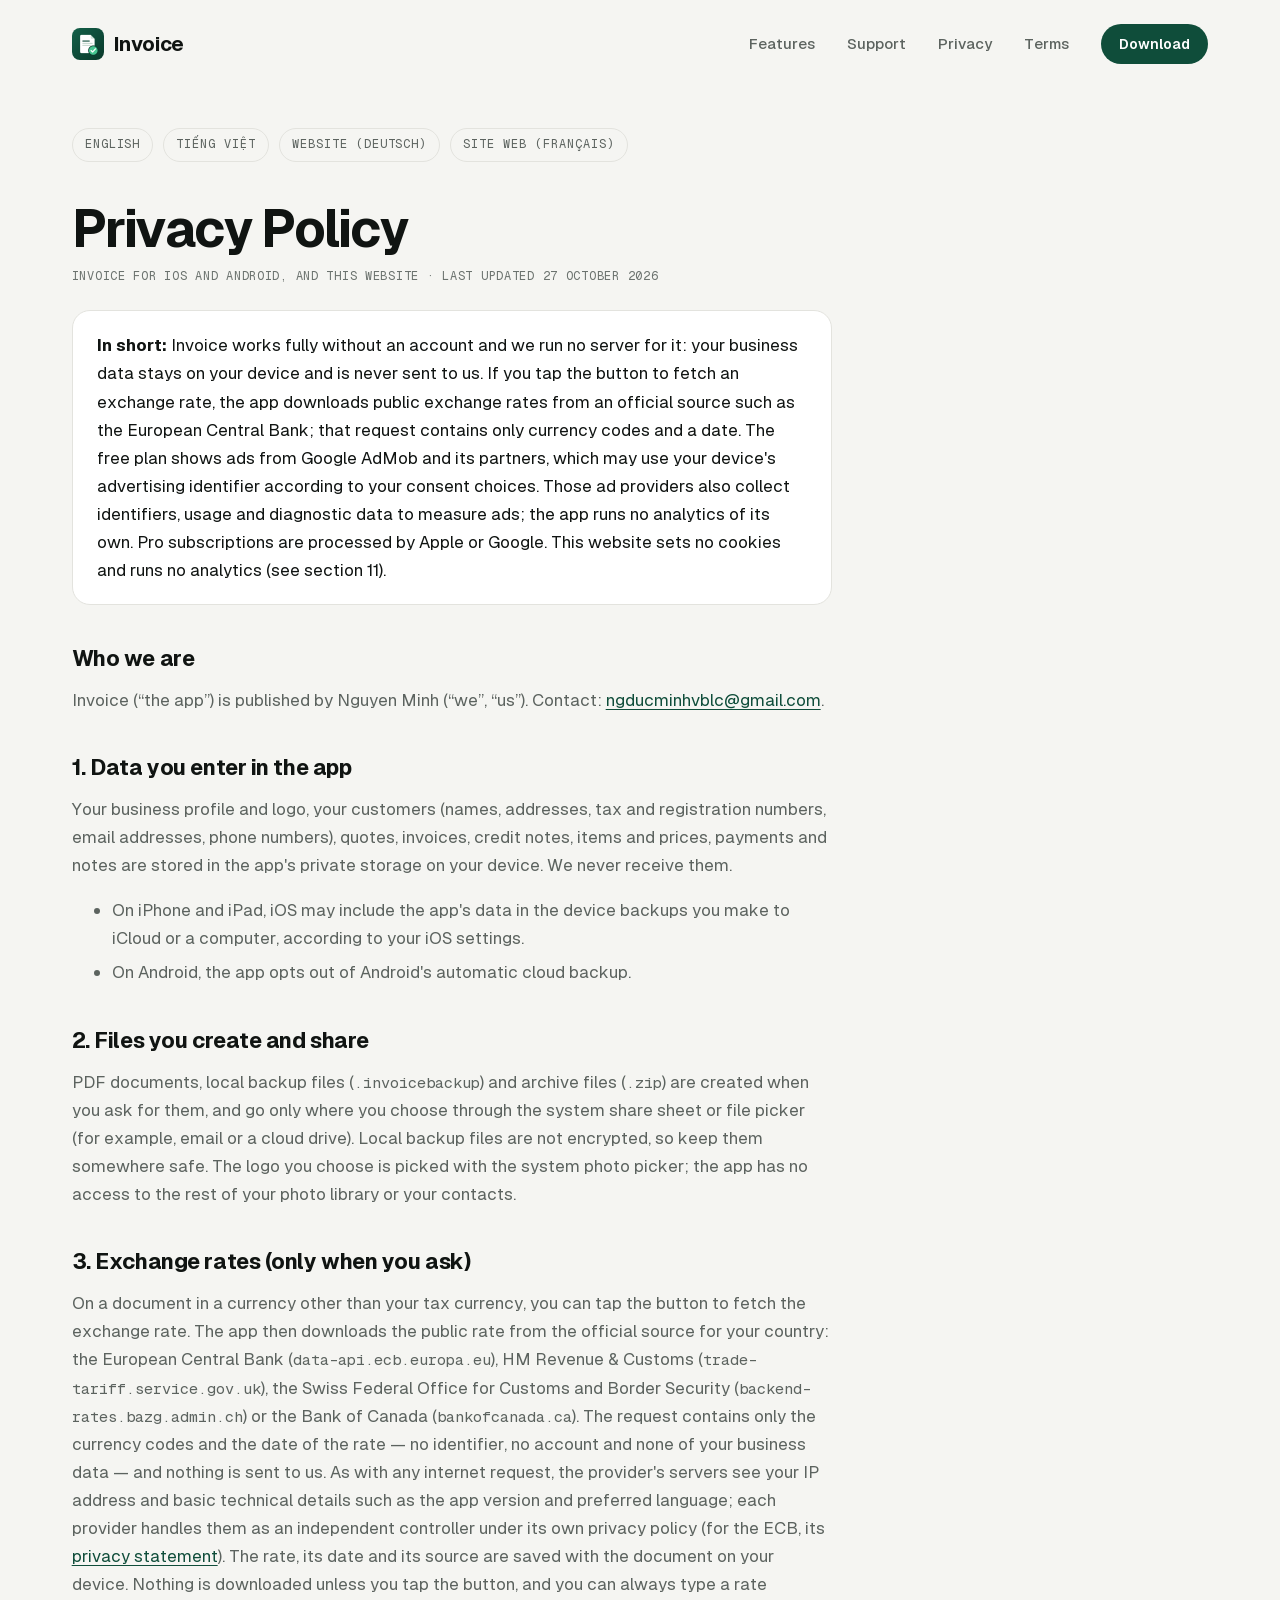
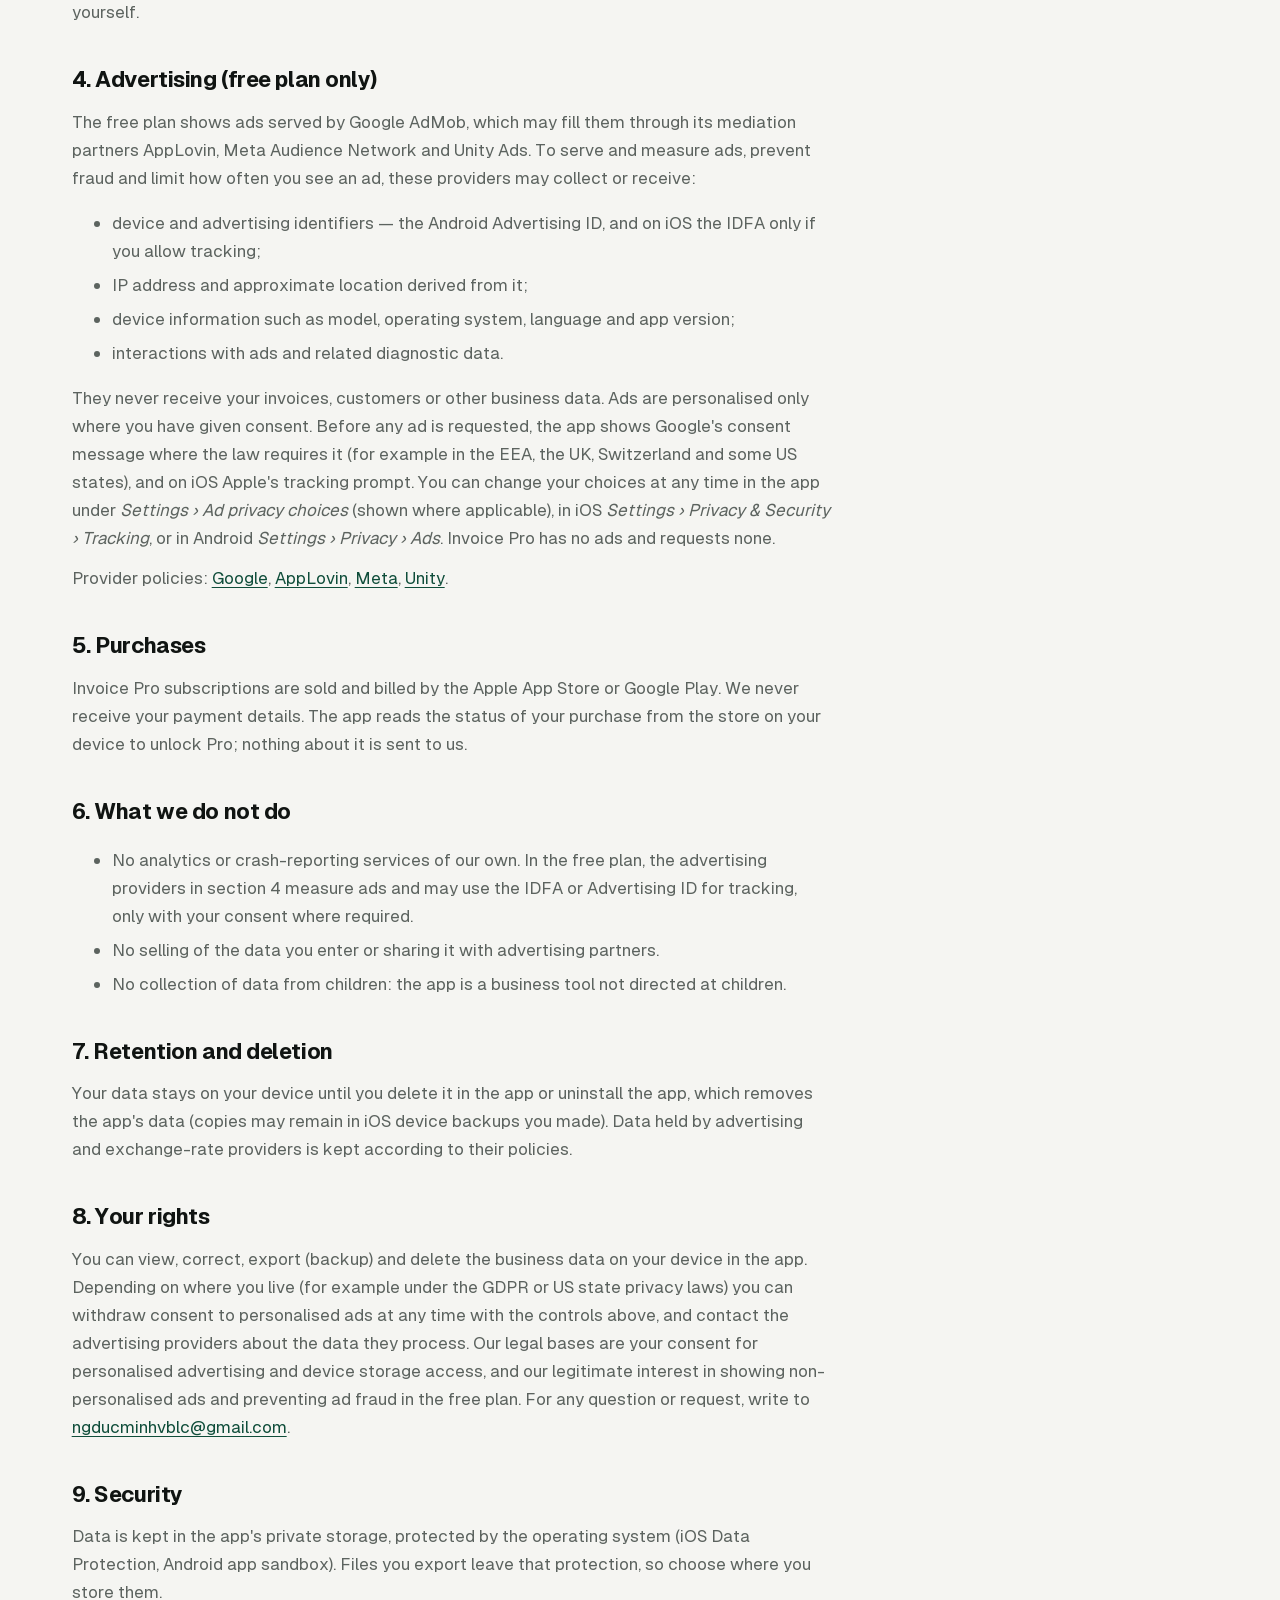
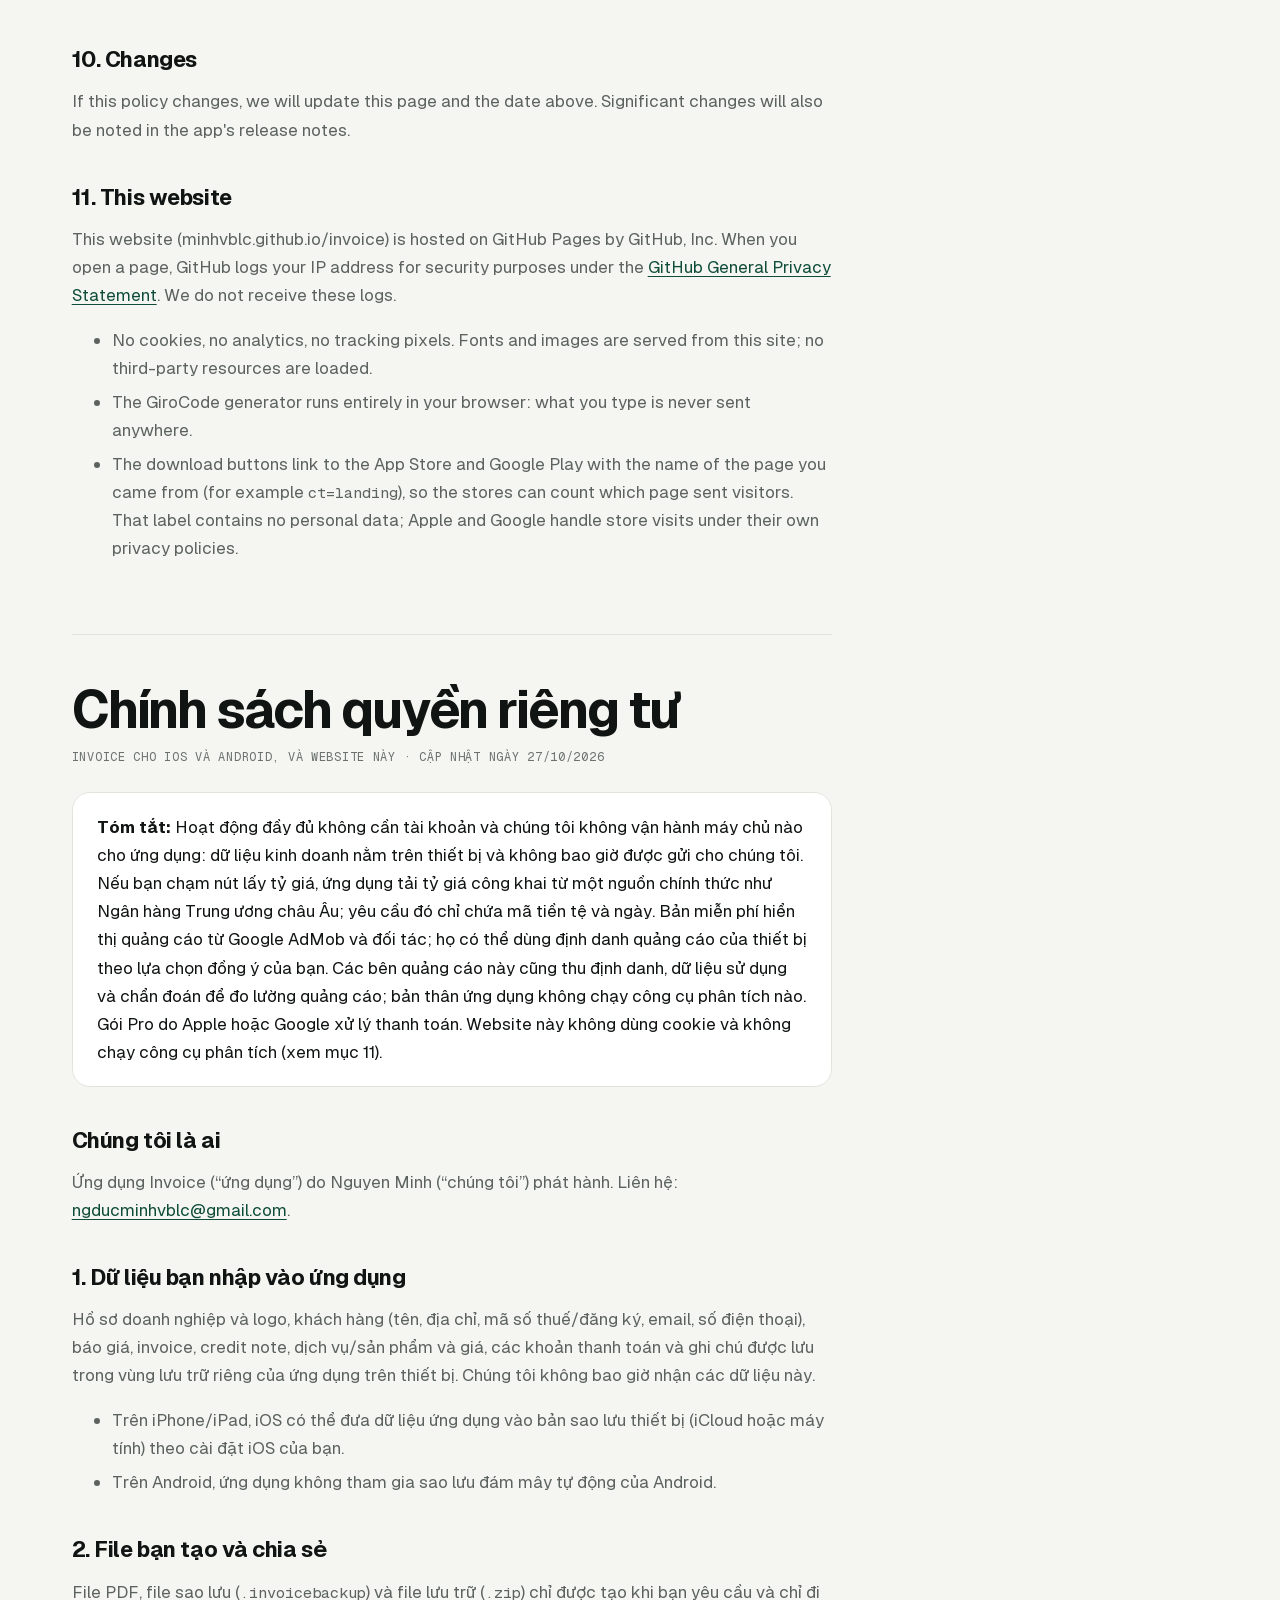
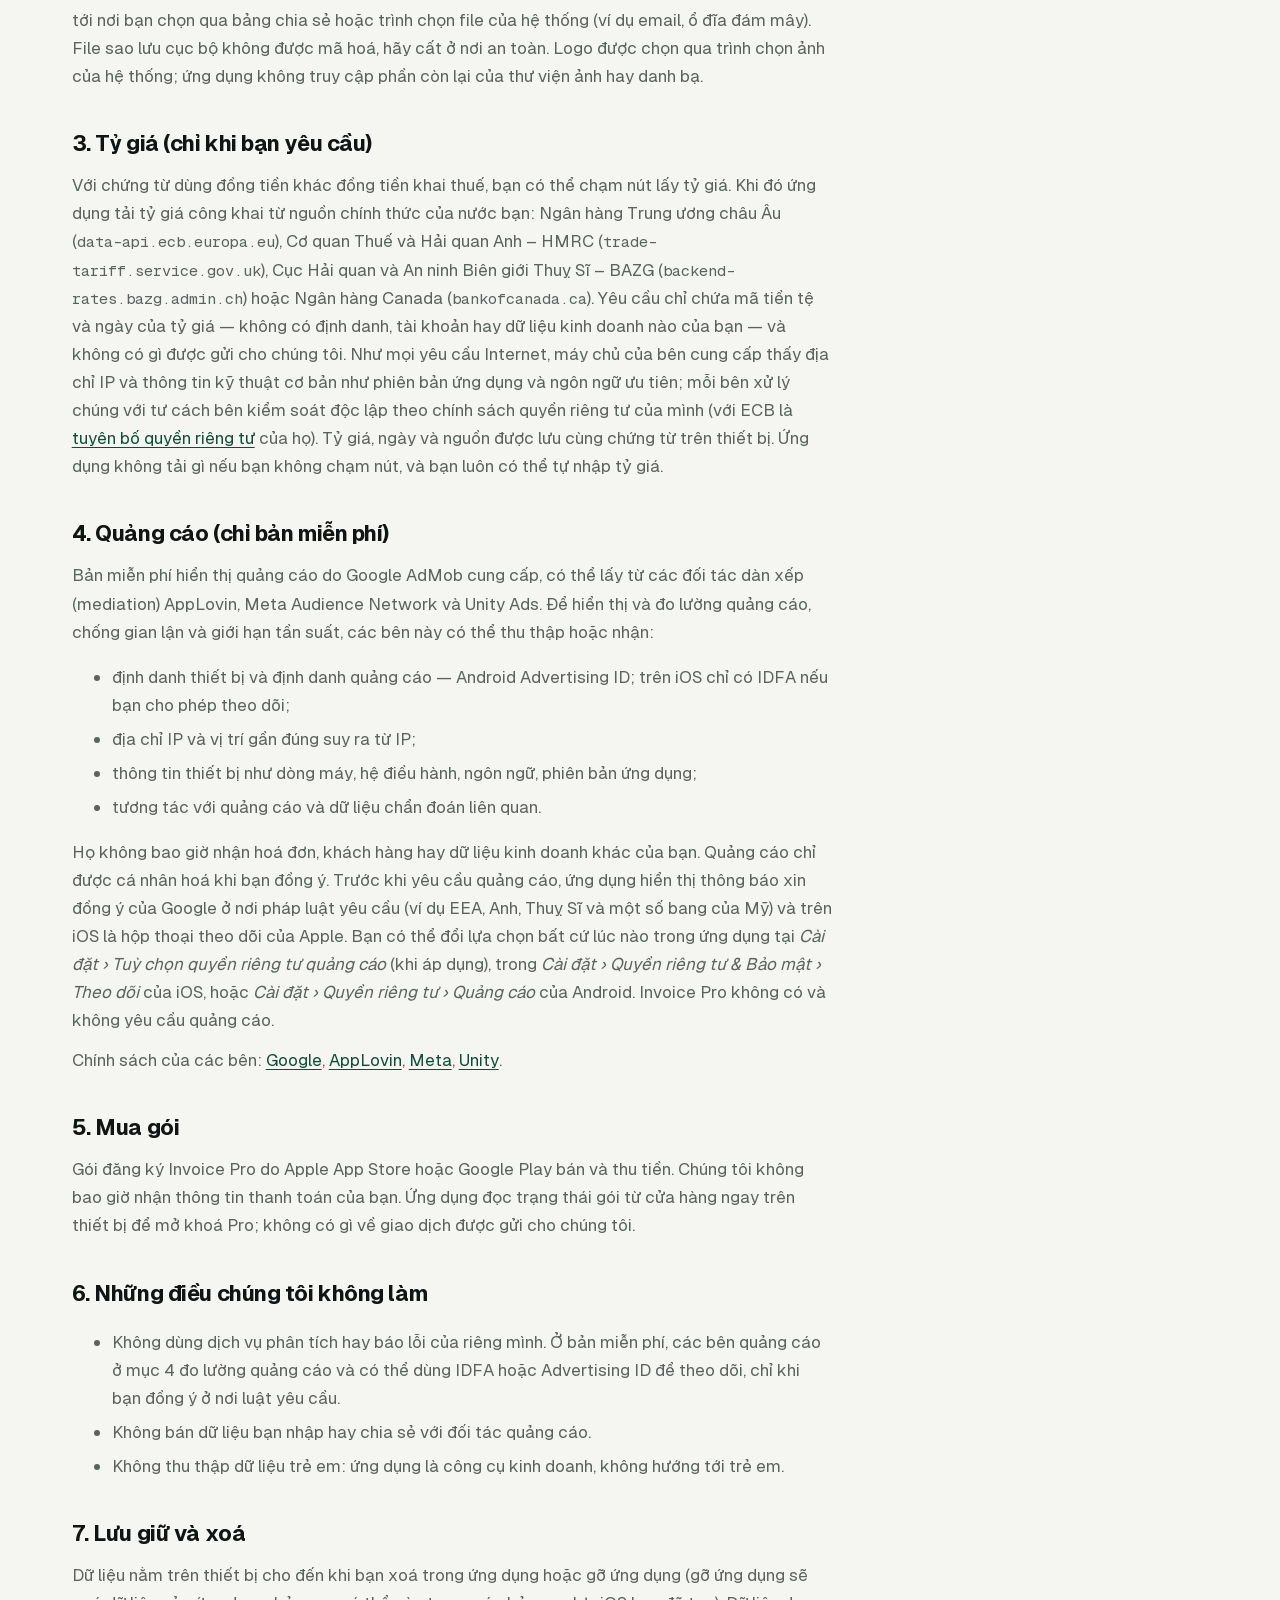
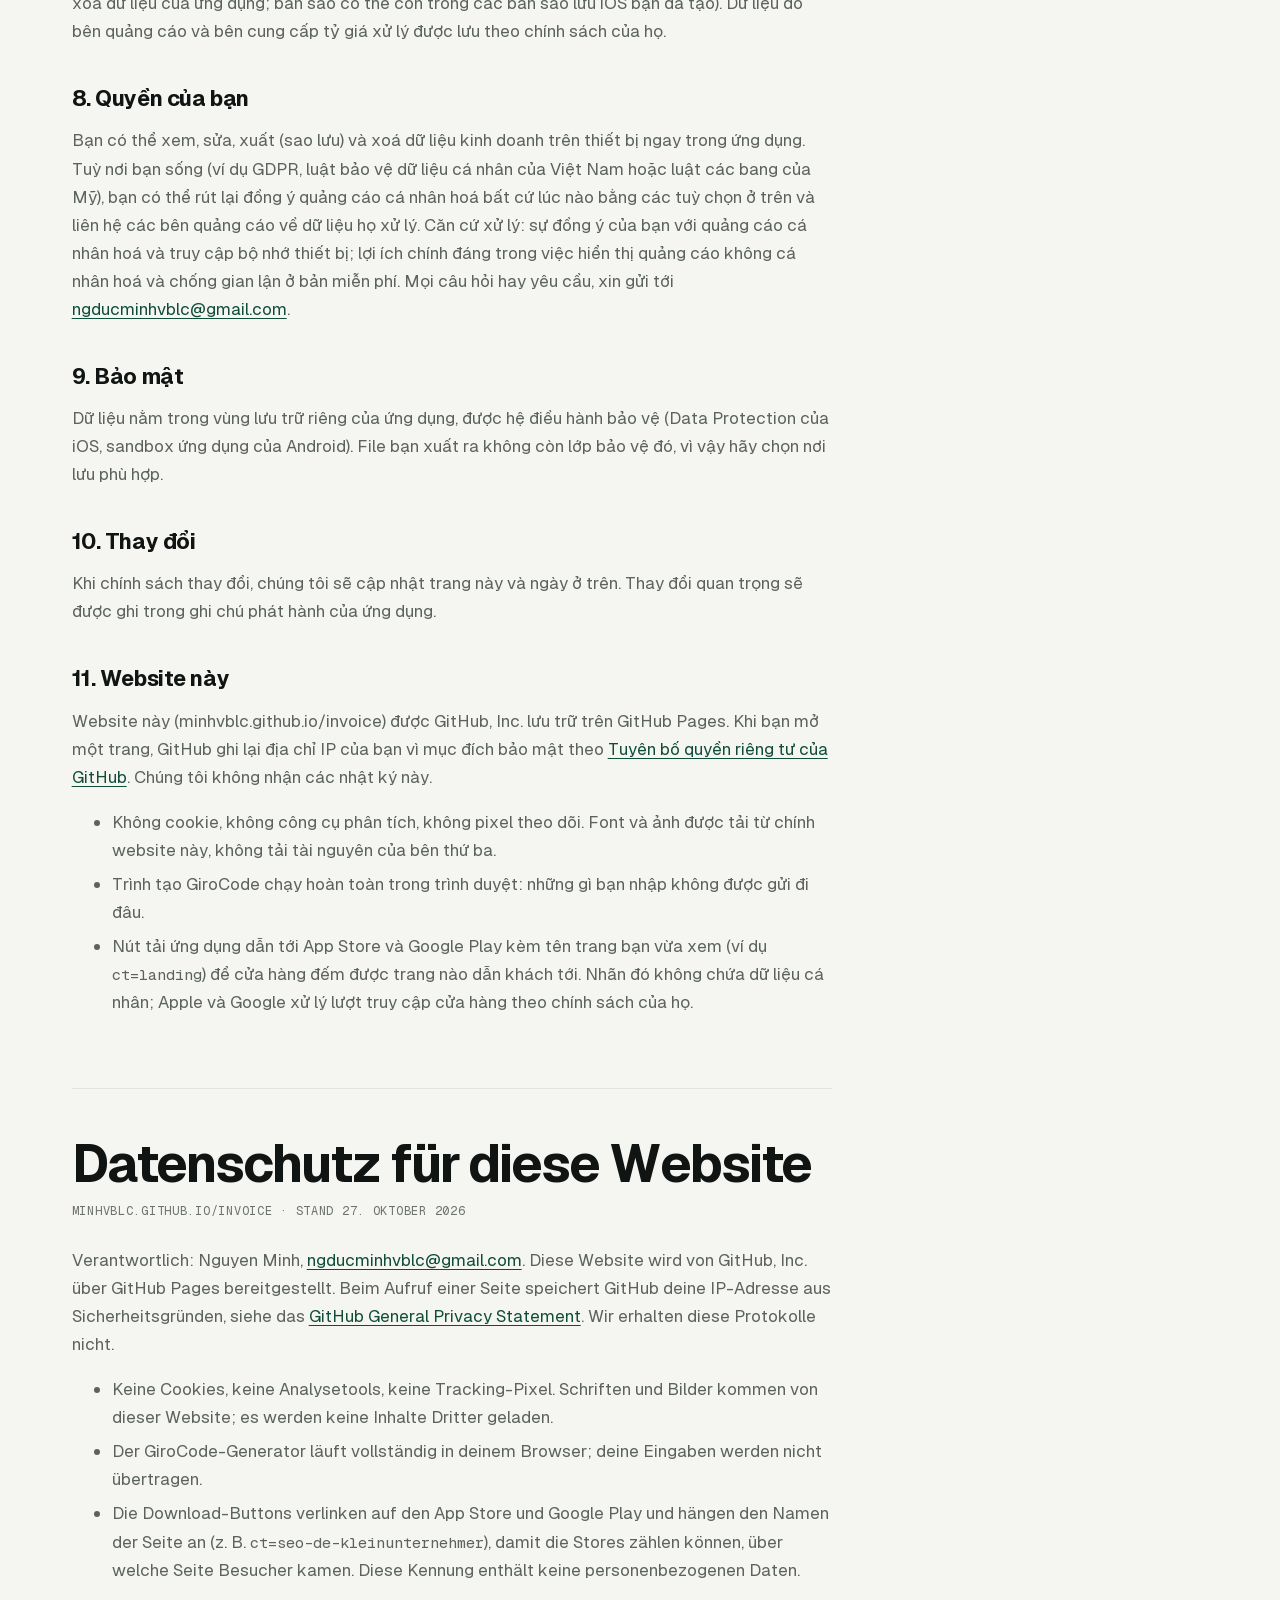
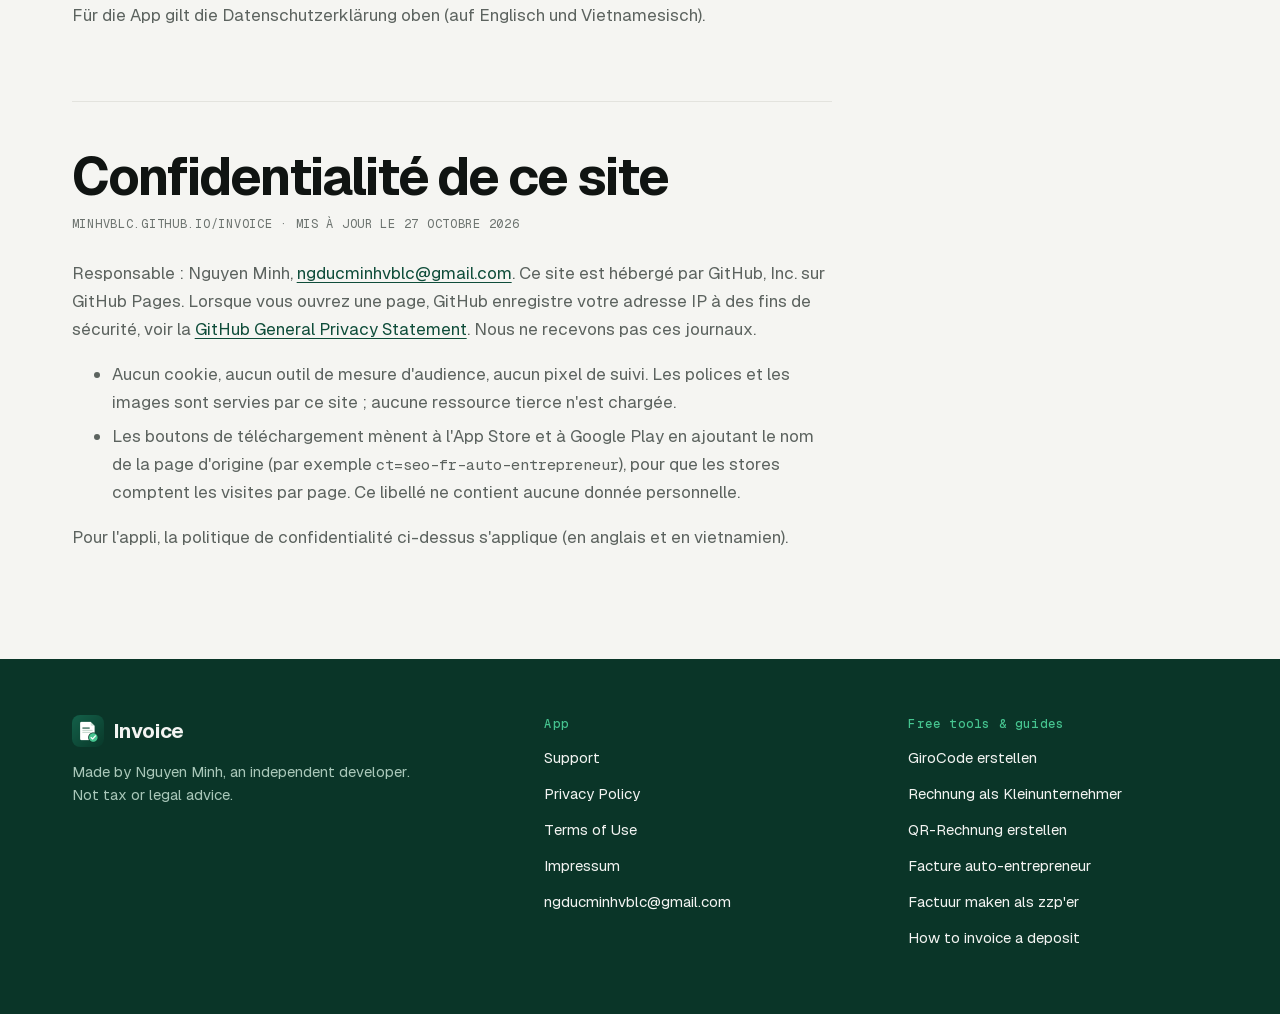
<file: invoice/privacy.html>
<!doctype html>
<html lang="en">
<head>
<meta charset="utf-8">
<meta name="viewport" content="width=device-width, initial-scale=1">
<title>Invoice — Privacy Policy</title>
<meta name="description" content="Privacy policy of the Invoice app for iOS and Android and of this website.">
<meta name="theme-color" content="#F5F5F2" media="(prefers-color-scheme: light)">
<meta name="theme-color" content="#0C0D0D" media="(prefers-color-scheme: dark)">
<link rel="icon" href="icon.png">
<link rel="stylesheet" href="site.css">
</head>
<body>
<div class="wrap">
<header class="top">
  <a class="brand" href="./"><img src="icon.png" alt="" width="32" height="32">Invoice</a>
  <nav aria-label="Main">
    <a href="./#features">Features</a><a class="keep" href="support.html">Support</a><a href="privacy.html">Privacy</a><a href="terms.html">Terms</a>
    <a class="pill" href="./#get">Download</a>
  </nav>
</header>
<main class="doc">
<nav class="langs" aria-label="Language"><a href="#en">English</a><a href="#vi">Tiếng Việt</a><a href="#website-de" lang="de">Website (Deutsch)</a><a href="#website-fr" lang="fr">Site web (français)</a></nav>

<section id="en" lang="en">
<h1>Privacy Policy</h1>
<p class="meta">Invoice for iOS and Android, and this website · Last updated 27 October 2026</p>
<div class="card">
<p><strong>In short:</strong> Invoice works fully without an account and we run no server for it: your business data stays on your device and is never sent to us.
If you tap the button to fetch an exchange rate, the app downloads public exchange rates from an official source such as the European Central Bank;
that request contains only currency codes and a date.
The free plan shows ads from Google AdMob and its partners, which may use your device's advertising identifier according to your consent choices.
Those ad providers also collect identifiers, usage and diagnostic data to measure ads; the app runs no analytics of its own.
Pro subscriptions are processed by Apple or Google. This website sets no cookies and runs no analytics (see section 11).</p>
</div>

<h2>Who we are</h2>
<p>Invoice (“the app”) is published by Nguyen Minh (“we”, “us”). Contact: <a href="mailto:ngducminhvblc@gmail.com">ngducminhvblc@gmail.com</a>.</p>

<h2>1. Data you enter in the app</h2>
<p>Your business profile and logo, your customers (names, addresses, tax and registration numbers, email addresses, phone numbers),
quotes, invoices, credit notes, items and prices, payments and notes are stored in the app's private storage on your device. We never receive them.</p>
<ul>
  <li>On iPhone and iPad, iOS may include the app's data in the device backups you make to iCloud or a computer, according to your iOS settings.</li>
  <li>On Android, the app opts out of Android's automatic cloud backup.</li>
</ul>

<h2>2. Files you create and share</h2>
<p>PDF documents, local backup files (<code>.invoicebackup</code>) and archive files (<code>.zip</code>) are created when you ask for them,
and go only where you choose through the system share sheet or file picker (for example, email or a cloud drive). Local backup files are not encrypted, so keep them somewhere safe. The logo you choose is picked with the system photo picker; the app has no access to the rest of your photo library or your contacts.</p>

<h2>3. Exchange rates (only when you ask)</h2>
<p>On a document in a currency other than your tax currency, you can tap the button to fetch the exchange rate. The app then downloads the public rate
from the official source for your country: the European Central Bank (<code>data-api.ecb.europa.eu</code>), HM Revenue &amp; Customs
(<code>trade-tariff.service.gov.uk</code>), the Swiss Federal Office for Customs and Border Security (<code>backend-rates.bazg.admin.ch</code>)
or the Bank of Canada (<code>bankofcanada.ca</code>). The request contains only the currency codes and the date of the rate —
no identifier, no account and none of your business data — and nothing is sent to us. As with any internet request, the provider's servers see your IP address
and basic technical details such as the app version and preferred language; each provider handles them as an independent controller under its own
privacy policy (for the ECB, its <a href="https://data.ecb.europa.eu/privacy-statement-ecb-data-portal">privacy statement</a>).
The rate, its date and its source are saved with the document on your device. Nothing is downloaded unless you tap the button,
and you can always type a rate yourself.</p>

<h2>4. Advertising (free plan only)</h2>
<p>The free plan shows ads served by Google AdMob, which may fill them through its mediation partners AppLovin, Meta Audience Network and Unity Ads.
To serve and measure ads, prevent fraud and limit how often you see an ad, these providers may collect or receive:</p>
<ul>
  <li>device and advertising identifiers — the Android Advertising ID, and on iOS the IDFA only if you allow tracking;</li>
  <li>IP address and approximate location derived from it;</li>
  <li>device information such as model, operating system, language and app version;</li>
  <li>interactions with ads and related diagnostic data.</li>
</ul>
<p>They never receive your invoices, customers or other business data. Ads are personalised only where you have given consent.
Before any ad is requested, the app shows Google's consent message where the law requires it (for example in the EEA, the UK, Switzerland and some US states),
and on iOS Apple's tracking prompt. You can change your choices at any time in the app under <em>Settings › Ad privacy choices</em> (shown where applicable),
in iOS <em>Settings › Privacy &amp; Security › Tracking</em>, or in Android <em>Settings › Privacy › Ads</em>.
Invoice Pro has no ads and requests none.</p>
<p>Provider policies: <a href="https://policies.google.com/technologies/partner-sites">Google</a>,
<a href="https://www.applovin.com/privacy/">AppLovin</a>, <a href="https://www.facebook.com/privacy/policy/">Meta</a>,
<a href="https://unity.com/legal/privacy-policy">Unity</a>.</p>

<h2>5. Purchases</h2>
<p>Invoice Pro subscriptions are sold and billed by the Apple App Store or Google Play. We never receive your payment details.
The app reads the status of your purchase from the store on your device to unlock Pro; nothing about it is sent to us.</p>

<h2>6. What we do not do</h2>
<ul>
  <li>No analytics or crash-reporting services of our own. In the free plan, the advertising providers in section 4 measure ads and may use the IDFA or Advertising ID for tracking, only with your consent where required.</li>
  <li>No selling of the data you enter or sharing it with advertising partners.</li>
  <li>No collection of data from children: the app is a business tool not directed at children.</li>
</ul>

<h2>7. Retention and deletion</h2>
<p>Your data stays on your device until you delete it in the app or uninstall the app, which removes the app's data
(copies may remain in iOS device backups you made).
Data held by advertising and exchange-rate providers is kept according to their policies.</p>

<h2>8. Your rights</h2>
<p>You can view, correct, export (backup) and delete the business data on your device in the app.
Depending on where you live (for example under the GDPR or US state privacy laws) you can withdraw consent to personalised ads at any time with the controls above,
and contact the advertising providers about the data they process. Our legal bases are your consent for personalised advertising and device storage access,
and our legitimate interest in showing non-personalised ads and preventing ad fraud in the free plan. For any question or request, write to
<a href="mailto:ngducminhvblc@gmail.com">ngducminhvblc@gmail.com</a>.</p>

<h2>9. Security</h2>
<p>Data is kept in the app's private storage, protected by the operating system (iOS Data Protection, Android app sandbox).
Files you export leave that protection, so choose where you store them.</p>

<h2>10. Changes</h2>
<p>If this policy changes, we will update this page and the date above. Significant changes will also be noted in the app's release notes.</p>

<h2 id="website">11. This website</h2>
<p>This website (minhvblc.github.io/invoice) is hosted on GitHub Pages by GitHub, Inc. When you open a page, GitHub logs your IP address for security purposes
under the <a href="https://docs.github.com/en/site-policy/privacy-policies/github-general-privacy-statement">GitHub General Privacy Statement</a>. We do not receive these logs.</p>
<ul>
  <li>No cookies, no analytics, no tracking pixels. Fonts and images are served from this site; no third-party resources are loaded.</li>
  <li>The GiroCode generator runs entirely in your browser: what you type is never sent anywhere.</li>
  <li>The download buttons link to the App Store and Google Play with the name of the page you came from (for example <code>ct=landing</code>), so the stores can count
    which page sent visitors. That label contains no personal data; Apple and Google handle store visits under their own privacy policies.</li>
</ul>
</section>

<section id="vi" lang="vi">
<h1>Chính sách quyền riêng tư</h1>
<p class="meta">Invoice cho iOS và Android, và website này · Cập nhật ngày 27/10/2026</p>
<div class="card">
<p><strong>Tóm tắt:</strong> Hoạt động đầy đủ không cần tài khoản và chúng tôi không vận hành máy chủ nào cho ứng dụng: dữ liệu kinh doanh nằm trên thiết bị và không bao giờ được gửi cho chúng tôi.
Nếu bạn chạm nút lấy tỷ giá, ứng dụng tải tỷ giá công khai từ một nguồn chính thức như Ngân hàng Trung ương châu Âu;
yêu cầu đó chỉ chứa mã tiền tệ và ngày.
Bản miễn phí hiển thị quảng cáo từ Google AdMob và đối tác; họ có thể dùng định danh quảng cáo của thiết bị theo lựa chọn đồng ý của bạn.
Các bên quảng cáo này cũng thu định danh, dữ liệu sử dụng và chẩn đoán để đo lường quảng cáo; bản thân ứng dụng không chạy công cụ phân tích nào.
Gói Pro do Apple hoặc Google xử lý thanh toán. Website này không dùng cookie và không chạy công cụ phân tích (xem mục 11).</p>
</div>

<h2>Chúng tôi là ai</h2>
<p>Ứng dụng Invoice (“ứng dụng”) do Nguyen Minh (“chúng tôi”) phát hành. Liên hệ: <a href="mailto:ngducminhvblc@gmail.com">ngducminhvblc@gmail.com</a>.</p>

<h2>1. Dữ liệu bạn nhập vào ứng dụng</h2>
<p>Hồ sơ doanh nghiệp và logo, khách hàng (tên, địa chỉ, mã số thuế/đăng ký, email, số điện thoại), báo giá, invoice, credit note,
dịch vụ/sản phẩm và giá, các khoản thanh toán và ghi chú được lưu trong vùng lưu trữ riêng của ứng dụng trên thiết bị. Chúng tôi không bao giờ nhận các dữ liệu này.</p>
<ul>
  <li>Trên iPhone/iPad, iOS có thể đưa dữ liệu ứng dụng vào bản sao lưu thiết bị (iCloud hoặc máy tính) theo cài đặt iOS của bạn.</li>
  <li>Trên Android, ứng dụng không tham gia sao lưu đám mây tự động của Android.</li>
</ul>

<h2>2. File bạn tạo và chia sẻ</h2>
<p>File PDF, file sao lưu (<code>.invoicebackup</code>) và file lưu trữ (<code>.zip</code>) chỉ được tạo khi bạn yêu cầu và chỉ đi tới nơi bạn chọn
qua bảng chia sẻ hoặc trình chọn file của hệ thống (ví dụ email, ổ đĩa đám mây). File sao lưu cục bộ không được mã hoá, hãy cất ở nơi an toàn.
Logo được chọn qua trình chọn ảnh của hệ thống; ứng dụng không truy cập phần còn lại của thư viện ảnh hay danh bạ.</p>

<h2>3. Tỷ giá (chỉ khi bạn yêu cầu)</h2>
<p>Với chứng từ dùng đồng tiền khác đồng tiền khai thuế, bạn có thể chạm nút lấy tỷ giá. Khi đó ứng dụng tải tỷ giá công khai từ nguồn chính thức
của nước bạn: Ngân hàng Trung ương châu Âu (<code>data-api.ecb.europa.eu</code>), Cơ quan Thuế và Hải quan Anh – HMRC
(<code>trade-tariff.service.gov.uk</code>), Cục Hải quan và An ninh Biên giới Thuỵ Sĩ – BAZG (<code>backend-rates.bazg.admin.ch</code>)
hoặc Ngân hàng Canada (<code>bankofcanada.ca</code>). Yêu cầu chỉ chứa mã tiền tệ và ngày của tỷ giá —
không có định danh, tài khoản hay dữ liệu kinh doanh nào của bạn — và không có gì được gửi cho chúng tôi. Như mọi yêu cầu Internet, máy chủ của bên cung cấp
thấy địa chỉ IP và thông tin kỹ thuật cơ bản như phiên bản ứng dụng và ngôn ngữ ưu tiên; mỗi bên xử lý chúng với tư cách bên kiểm soát độc lập
theo chính sách quyền riêng tư của mình (với ECB là <a href="https://data.ecb.europa.eu/privacy-statement-ecb-data-portal">tuyên bố quyền riêng tư</a> của họ).
Tỷ giá, ngày và nguồn được lưu cùng chứng từ trên thiết bị. Ứng dụng không tải gì nếu bạn không chạm nút, và bạn luôn có thể tự nhập tỷ giá.</p>

<h2>4. Quảng cáo (chỉ bản miễn phí)</h2>
<p>Bản miễn phí hiển thị quảng cáo do Google AdMob cung cấp, có thể lấy từ các đối tác dàn xếp (mediation) AppLovin, Meta Audience Network và Unity Ads.
Để hiển thị và đo lường quảng cáo, chống gian lận và giới hạn tần suất, các bên này có thể thu thập hoặc nhận:</p>
<ul>
  <li>định danh thiết bị và định danh quảng cáo — Android Advertising ID; trên iOS chỉ có IDFA nếu bạn cho phép theo dõi;</li>
  <li>địa chỉ IP và vị trí gần đúng suy ra từ IP;</li>
  <li>thông tin thiết bị như dòng máy, hệ điều hành, ngôn ngữ, phiên bản ứng dụng;</li>
  <li>tương tác với quảng cáo và dữ liệu chẩn đoán liên quan.</li>
</ul>
<p>Họ không bao giờ nhận hoá đơn, khách hàng hay dữ liệu kinh doanh khác của bạn. Quảng cáo chỉ được cá nhân hoá khi bạn đồng ý.
Trước khi yêu cầu quảng cáo, ứng dụng hiển thị thông báo xin đồng ý của Google ở nơi pháp luật yêu cầu (ví dụ EEA, Anh, Thuỵ Sĩ và một số bang của Mỹ)
và trên iOS là hộp thoại theo dõi của Apple. Bạn có thể đổi lựa chọn bất cứ lúc nào trong ứng dụng tại <em>Cài đặt › Tuỳ chọn quyền riêng tư quảng cáo</em> (khi áp dụng),
trong <em>Cài đặt › Quyền riêng tư &amp; Bảo mật › Theo dõi</em> của iOS, hoặc <em>Cài đặt › Quyền riêng tư › Quảng cáo</em> của Android.
Invoice Pro không có và không yêu cầu quảng cáo.</p>
<p>Chính sách của các bên: <a href="https://policies.google.com/technologies/partner-sites">Google</a>,
<a href="https://www.applovin.com/privacy/">AppLovin</a>, <a href="https://www.facebook.com/privacy/policy/">Meta</a>,
<a href="https://unity.com/legal/privacy-policy">Unity</a>.</p>

<h2>5. Mua gói</h2>
<p>Gói đăng ký Invoice Pro do Apple App Store hoặc Google Play bán và thu tiền. Chúng tôi không bao giờ nhận thông tin thanh toán của bạn.
Ứng dụng đọc trạng thái gói từ cửa hàng ngay trên thiết bị để mở khoá Pro; không có gì về giao dịch được gửi cho chúng tôi.</p>

<h2>6. Những điều chúng tôi không làm</h2>
<ul>
  <li>Không dùng dịch vụ phân tích hay báo lỗi của riêng mình. Ở bản miễn phí, các bên quảng cáo ở mục 4 đo lường quảng cáo và có thể dùng IDFA hoặc Advertising ID để theo dõi, chỉ khi bạn đồng ý ở nơi luật yêu cầu.</li>
  <li>Không bán dữ liệu bạn nhập hay chia sẻ với đối tác quảng cáo.</li>
  <li>Không thu thập dữ liệu trẻ em: ứng dụng là công cụ kinh doanh, không hướng tới trẻ em.</li>
</ul>

<h2>7. Lưu giữ và xoá</h2>
<p>Dữ liệu nằm trên thiết bị cho đến khi bạn xoá trong ứng dụng hoặc gỡ ứng dụng (gỡ ứng dụng sẽ xoá dữ liệu của ứng dụng;
bản sao có thể còn trong các bản sao lưu iOS bạn đã tạo).
Dữ liệu do bên quảng cáo và bên cung cấp tỷ giá xử lý được lưu theo chính sách của họ.</p>

<h2>8. Quyền của bạn</h2>
<p>Bạn có thể xem, sửa, xuất (sao lưu) và xoá dữ liệu kinh doanh trên thiết bị ngay trong ứng dụng.
Tuỳ nơi bạn sống (ví dụ GDPR, luật bảo vệ dữ liệu cá nhân của Việt Nam hoặc luật các bang của Mỹ), bạn có thể rút lại đồng ý quảng cáo cá nhân hoá
bất cứ lúc nào bằng các tuỳ chọn ở trên và liên hệ các bên quảng cáo về dữ liệu họ xử lý. Căn cứ xử lý: sự đồng ý của bạn với quảng cáo cá nhân hoá và truy cập bộ nhớ thiết bị;
lợi ích chính đáng trong việc hiển thị quảng cáo không cá nhân hoá và chống gian lận ở bản miễn phí. Mọi câu hỏi hay yêu cầu, xin gửi tới
<a href="mailto:ngducminhvblc@gmail.com">ngducminhvblc@gmail.com</a>.</p>

<h2>9. Bảo mật</h2>
<p>Dữ liệu nằm trong vùng lưu trữ riêng của ứng dụng, được hệ điều hành bảo vệ (Data Protection của iOS, sandbox ứng dụng của Android).
File bạn xuất ra không còn lớp bảo vệ đó, vì vậy hãy chọn nơi lưu phù hợp.</p>

<h2>10. Thay đổi</h2>
<p>Khi chính sách thay đổi, chúng tôi sẽ cập nhật trang này và ngày ở trên. Thay đổi quan trọng sẽ được ghi trong ghi chú phát hành của ứng dụng.</p>

<h2>11. Website này</h2>
<p>Website này (minhvblc.github.io/invoice) được GitHub, Inc. lưu trữ trên GitHub Pages. Khi bạn mở một trang, GitHub ghi lại địa chỉ IP của bạn vì mục đích bảo mật
theo <a href="https://docs.github.com/en/site-policy/privacy-policies/github-general-privacy-statement">Tuyên bố quyền riêng tư của GitHub</a>. Chúng tôi không nhận các nhật ký này.</p>
<ul>
  <li>Không cookie, không công cụ phân tích, không pixel theo dõi. Font và ảnh được tải từ chính website này, không tải tài nguyên của bên thứ ba.</li>
  <li>Trình tạo GiroCode chạy hoàn toàn trong trình duyệt: những gì bạn nhập không được gửi đi đâu.</li>
  <li>Nút tải ứng dụng dẫn tới App Store và Google Play kèm tên trang bạn vừa xem (ví dụ <code>ct=landing</code>) để cửa hàng đếm được trang nào dẫn khách tới.
    Nhãn đó không chứa dữ liệu cá nhân; Apple và Google xử lý lượt truy cập cửa hàng theo chính sách của họ.</li>
</ul>
</section>

<section id="website-de" lang="de">
<h1>Datenschutz für diese Website</h1>
<p class="meta">minhvblc.github.io/invoice · Stand 27. Oktober 2026</p>
<p>Verantwortlich: Nguyen Minh, <a href="mailto:ngducminhvblc@gmail.com">ngducminhvblc@gmail.com</a>. Diese Website wird von GitHub, Inc. über GitHub Pages bereitgestellt.
Beim Aufruf einer Seite speichert GitHub deine IP-Adresse aus Sicherheitsgründen, siehe das <a href="https://docs.github.com/en/site-policy/privacy-policies/github-general-privacy-statement">GitHub General Privacy Statement</a>.
Wir erhalten diese Protokolle nicht.</p>
<ul>
  <li>Keine Cookies, keine Analysetools, keine Tracking-Pixel. Schriften und Bilder kommen von dieser Website; es werden keine Inhalte Dritter geladen.</li>
  <li>Der GiroCode-Generator läuft vollständig in deinem Browser; deine Eingaben werden nicht übertragen.</li>
  <li>Die Download-Buttons verlinken auf den App Store und Google Play und hängen den Namen der Seite an (z. B. <code>ct=seo-de-kleinunternehmer</code>), damit die Stores zählen können,
    über welche Seite Besucher kamen. Diese Kennung enthält keine personenbezogenen Daten.</li>
</ul>
<p>Für die App gilt die Datenschutzerklärung oben (auf Englisch und Vietnamesisch).</p>
</section>

<section id="website-fr" lang="fr">
<h1>Confidentialité de ce site</h1>
<p class="meta">minhvblc.github.io/invoice · Mis à jour le 27 octobre 2026</p>
<p>Responsable : Nguyen Minh, <a href="mailto:ngducminhvblc@gmail.com">ngducminhvblc@gmail.com</a>. Ce site est hébergé par GitHub, Inc. sur GitHub Pages.
Lorsque vous ouvrez une page, GitHub enregistre votre adresse IP à des fins de sécurité, voir la <a href="https://docs.github.com/en/site-policy/privacy-policies/github-general-privacy-statement">GitHub General Privacy Statement</a>.
Nous ne recevons pas ces journaux.</p>
<ul>
  <li>Aucun cookie, aucun outil de mesure d'audience, aucun pixel de suivi. Les polices et les images sont servies par ce site ; aucune ressource tierce n'est chargée.</li>
  <li>Les boutons de téléchargement mènent à l'App Store et à Google Play en ajoutant le nom de la page d'origine (par exemple <code>ct=seo-fr-auto-entrepreneur</code>),
    pour que les stores comptent les visites par page. Ce libellé ne contient aucune donnée personnelle.</li>
</ul>
<p>Pour l'appli, la politique de confidentialité ci-dessus s'applique (en anglais et en vietnamien).</p>
</section>
</main>
</div>
<footer class="site">
<div class="wrap">
  <div class="cols">
    <div><a class="brand" href="./"><img src="icon.png" alt="" width="32" height="32">Invoice</a>
      <p class="about">Made by Nguyen Minh, an independent developer. Not tax or legal advice.</p></div>
    <div><h2>App</h2><ul><li><a href="support.html">Support</a></li><li><a href="privacy.html">Privacy Policy</a></li><li><a href="terms.html">Terms of Use</a></li><li><a href="impressum.html" hreflang="de">Impressum</a></li>
      <li><a href="mailto:ngducminhvblc@gmail.com">ngducminhvblc@gmail.com</a></li></ul></div>
    <div><h2>Free tools &amp; guides</h2><ul><li><a href="de/girocode-erstellen.html" hreflang="de">GiroCode erstellen</a></li>
      <li><a href="de/kleinunternehmer-rechnung.html" hreflang="de">Rechnung als Kleinunternehmer</a></li>
      <li><a href="ch/qr-rechnung.html" hreflang="de-CH">QR-Rechnung erstellen</a></li>
      <li><a href="fr/facture-auto-entrepreneur.html" hreflang="fr">Facture auto-entrepreneur</a></li>
      <li><a href="nl/factuur-zzp.html" hreflang="nl">Factuur maken als zzp'er</a></li>
      <li><a href="en/deposit-invoice.html" hreflang="en">How to invoice a deposit</a></li></ul></div>
  </div>
</div>
</footer>
</body>
</html>
</file>
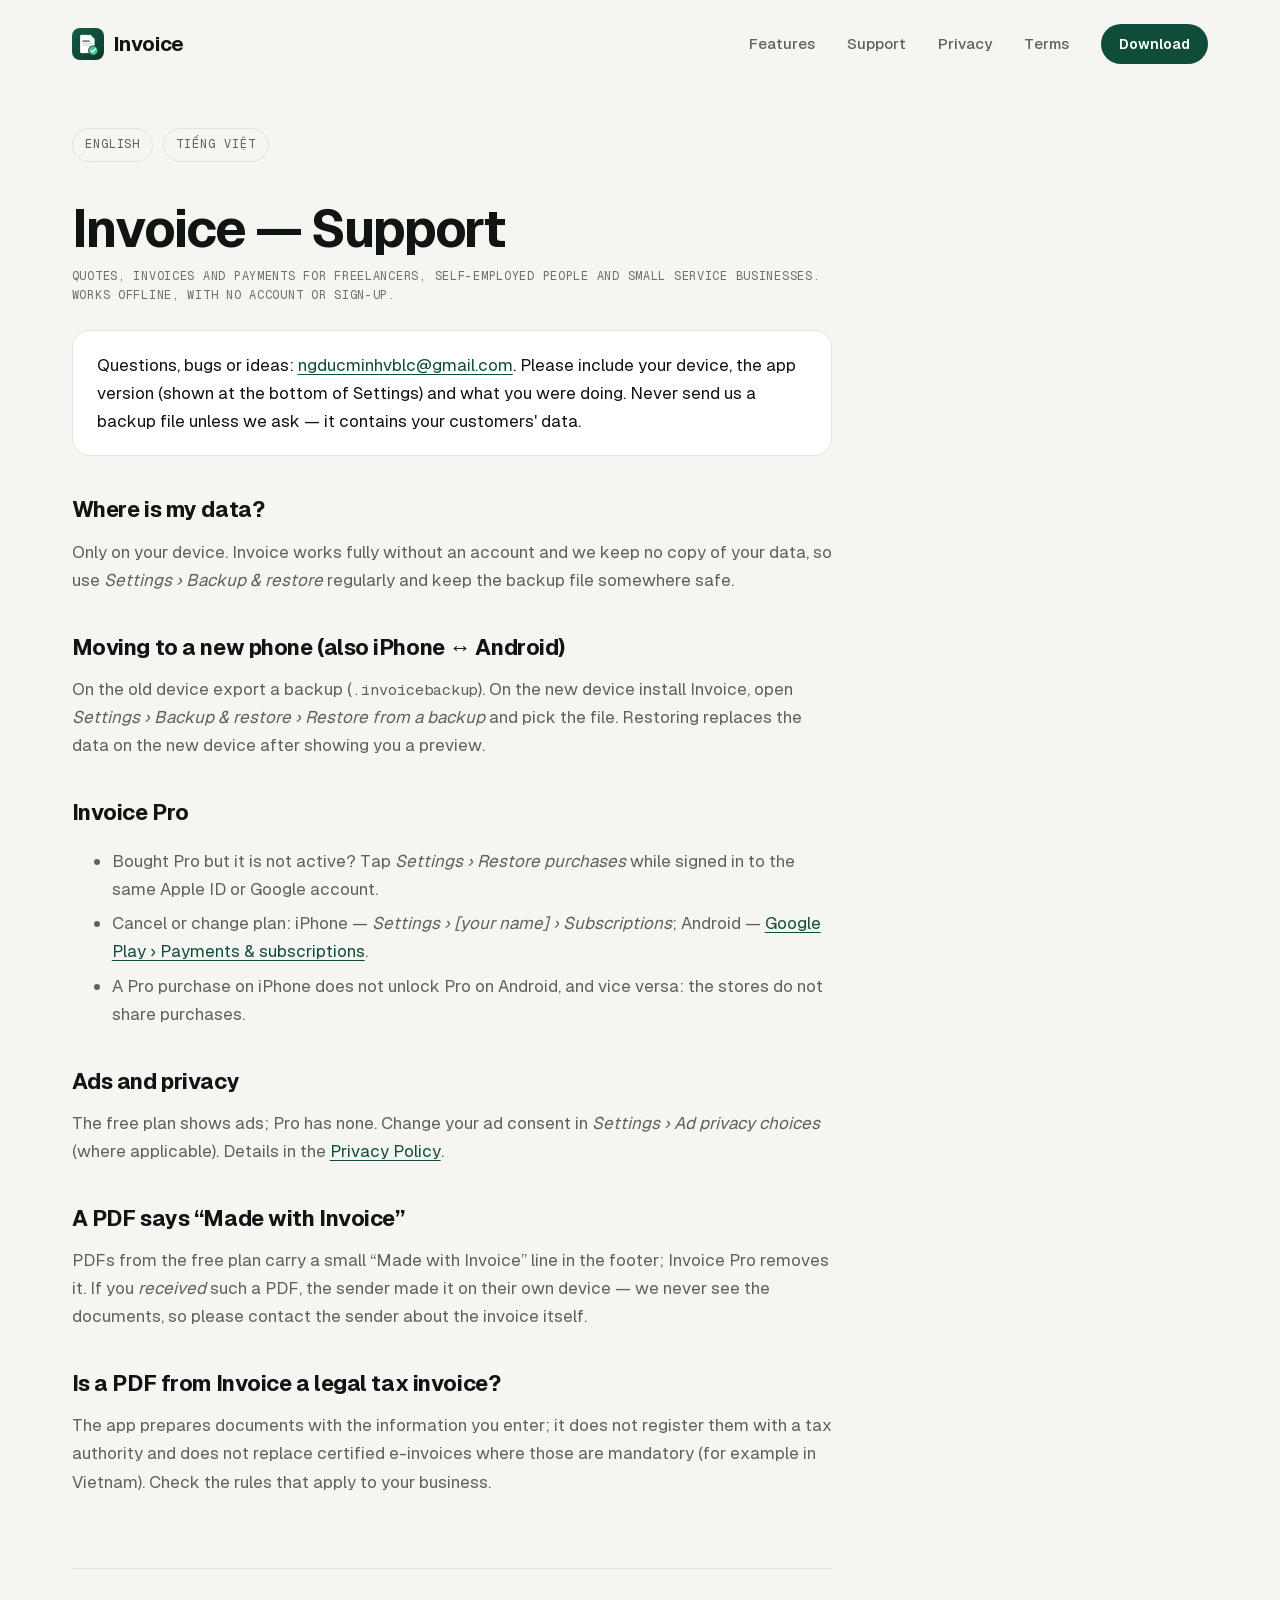
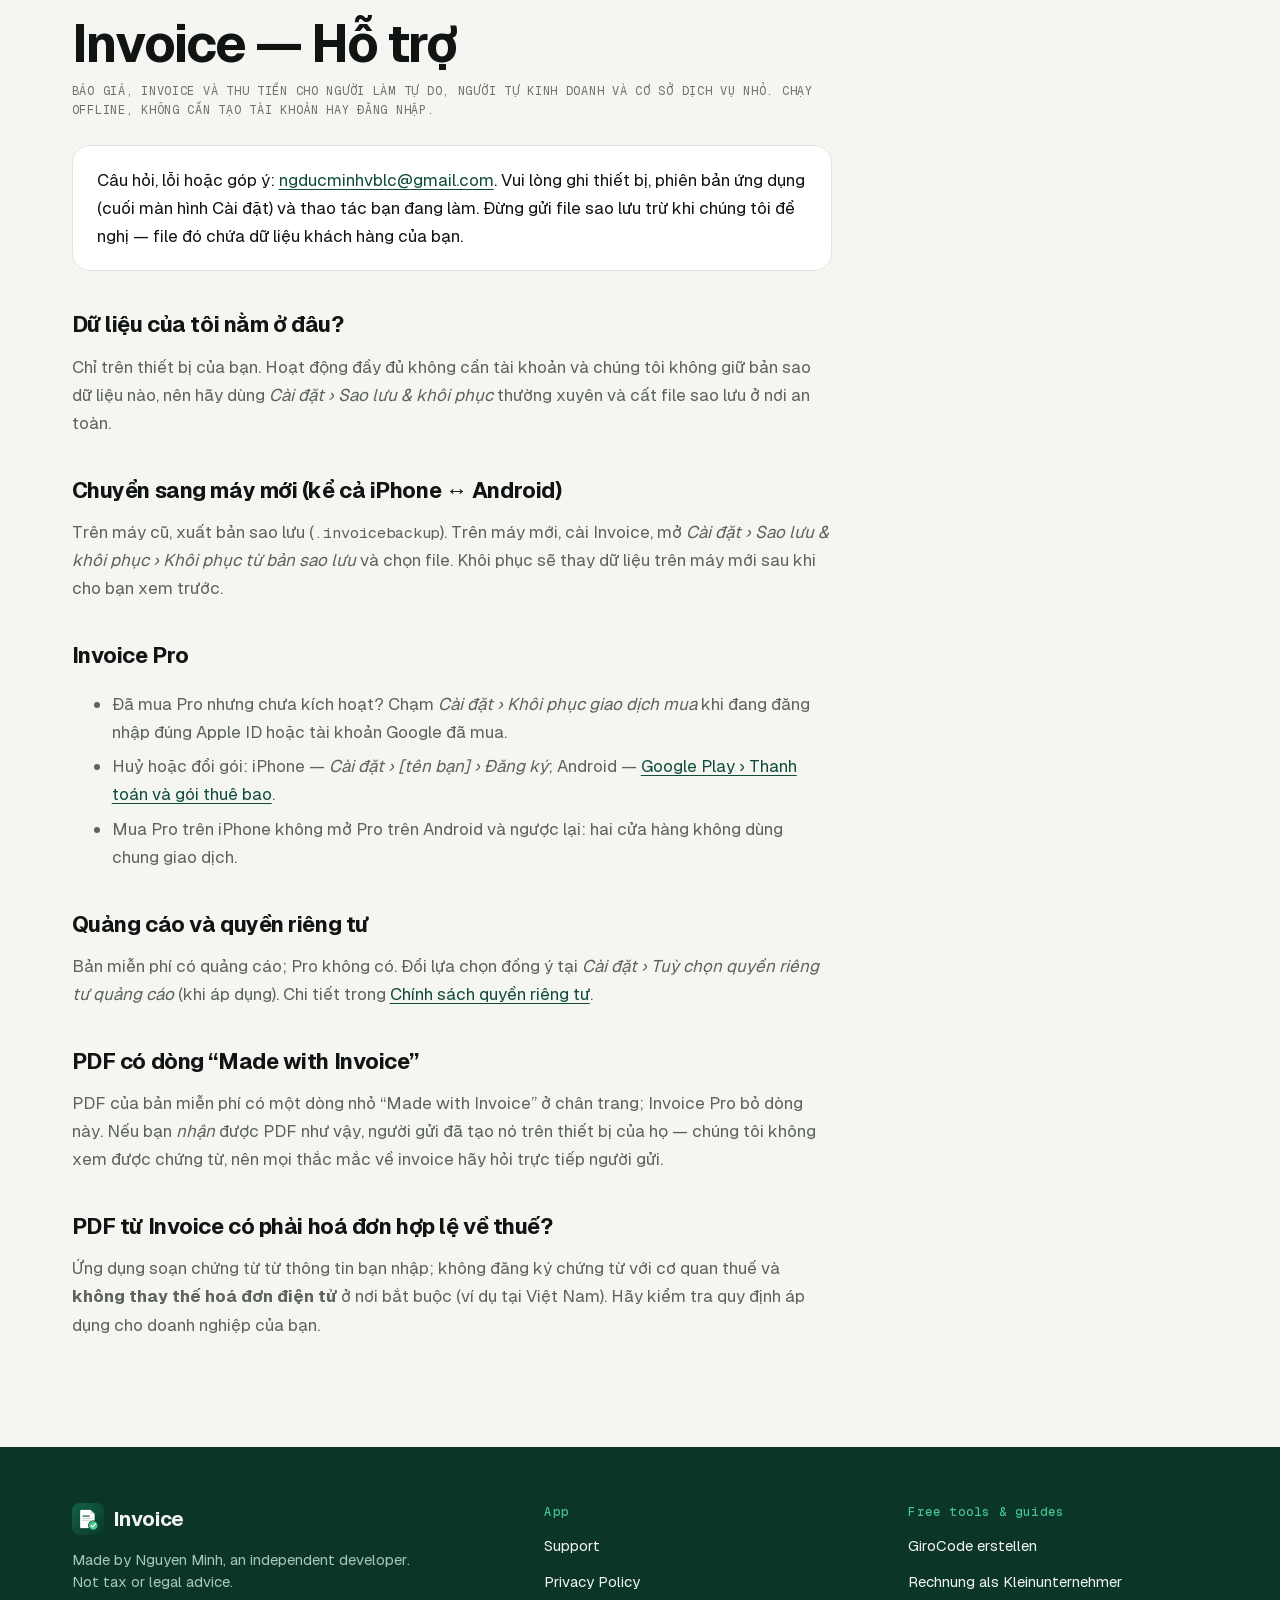
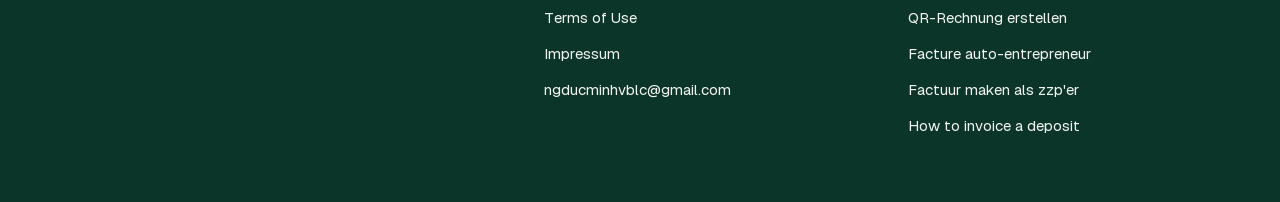
<file: invoice/support.html>
<!doctype html>
<html lang="en">
<head>
<meta charset="utf-8">
<meta name="viewport" content="width=device-width, initial-scale=1">
<title>Invoice — Support</title>
<meta name="description" content="Support for the Invoice app: backups, moving devices, Invoice Pro and privacy.">
<meta name="theme-color" content="#F5F5F2" media="(prefers-color-scheme: light)">
<meta name="theme-color" content="#0C0D0D" media="(prefers-color-scheme: dark)">
<link rel="icon" href="icon.png">
<link rel="stylesheet" href="site.css">
</head>
<body>
<div class="wrap">
<header class="top">
  <a class="brand" href="./"><img src="icon.png" alt="" width="32" height="32">Invoice</a>
  <nav aria-label="Main">
    <a href="./#features">Features</a><a class="keep" href="support.html">Support</a><a href="privacy.html">Privacy</a><a href="terms.html">Terms</a>
    <a class="pill" href="./#get">Download</a>
  </nav>
</header>
<main class="doc">
<nav class="langs" aria-label="Language"><a href="#en">English</a><a href="#vi">Tiếng Việt</a></nav>

<section id="en" lang="en">
<h1>Invoice — Support</h1>
<p class="meta">Quotes, invoices and payments for freelancers, self-employed people and small service businesses. Works offline, with no account or sign-up.</p>
<div class="card"><p>Questions, bugs or ideas: <a href="mailto:ngducminhvblc@gmail.com">ngducminhvblc@gmail.com</a>. Please include your device, the app version
(shown at the bottom of Settings) and what you were doing. Never send us a backup file unless we ask — it contains your customers' data.</p></div>

<h2>Where is my data?</h2>
<p>Only on your device. Invoice works fully without an account and we keep no copy of your data, so use
<em>Settings › Backup &amp; restore</em> regularly and keep the backup file somewhere safe.</p>

<h2>Moving to a new phone (also iPhone ↔ Android)</h2>
<p>On the old device export a backup (<code>.invoicebackup</code>). On the new device install Invoice, open <em>Settings › Backup &amp; restore › Restore from a backup</em>
and pick the file. Restoring replaces the data on the new device after showing you a preview.</p>

<h2>Invoice Pro</h2>
<ul>
  <li>Bought Pro but it is not active? Tap <em>Settings › Restore purchases</em> while signed in to the same Apple ID or Google account.</li>
  <li>Cancel or change plan: iPhone — <em>Settings › [your name] › Subscriptions</em>; Android — <a href="https://play.google.com/store/account/subscriptions">Google Play › Payments &amp; subscriptions</a>.</li>
  <li>A Pro purchase on iPhone does not unlock Pro on Android, and vice versa: the stores do not share purchases.</li>
</ul>

<h2>Ads and privacy</h2>
<p>The free plan shows ads; Pro has none. Change your ad consent in <em>Settings › Ad privacy choices</em> (where applicable). Details in the <a href="privacy.html">Privacy Policy</a>.</p>

<h2>A PDF says “Made with Invoice”</h2>
<p>PDFs from the free plan carry a small “Made with Invoice” line in the footer; Invoice Pro removes it. If you <em>received</em> such a PDF,
the sender made it on their own device — we never see the documents, so please contact the sender about the invoice itself.</p>

<h2>Is a PDF from Invoice a legal tax invoice?</h2>
<p>The app prepares documents with the information you enter; it does not register them with a tax authority and does not replace certified e-invoices
where those are mandatory (for example in Vietnam). Check the rules that apply to your business.</p>
</section>

<section id="vi" lang="vi">
<h1>Invoice — Hỗ trợ</h1>
<p class="meta">Báo giá, invoice và thu tiền cho người làm tự do, người tự kinh doanh và cơ sở dịch vụ nhỏ. Chạy offline, không cần tạo tài khoản hay đăng nhập.</p>
<div class="card"><p>Câu hỏi, lỗi hoặc góp ý: <a href="mailto:ngducminhvblc@gmail.com">ngducminhvblc@gmail.com</a>. Vui lòng ghi thiết bị, phiên bản ứng dụng
(cuối màn hình Cài đặt) và thao tác bạn đang làm. Đừng gửi file sao lưu trừ khi chúng tôi đề nghị — file đó chứa dữ liệu khách hàng của bạn.</p></div>

<h2>Dữ liệu của tôi nằm ở đâu?</h2>
<p>Chỉ trên thiết bị của bạn. Hoạt động đầy đủ không cần tài khoản và chúng tôi không giữ bản sao dữ liệu nào, nên hãy dùng
<em>Cài đặt › Sao lưu &amp; khôi phục</em> thường xuyên và cất file sao lưu ở nơi an toàn.</p>

<h2>Chuyển sang máy mới (kể cả iPhone ↔ Android)</h2>
<p>Trên máy cũ, xuất bản sao lưu (<code>.invoicebackup</code>). Trên máy mới, cài Invoice, mở <em>Cài đặt › Sao lưu &amp; khôi phục › Khôi phục từ bản sao lưu</em> và chọn file.
Khôi phục sẽ thay dữ liệu trên máy mới sau khi cho bạn xem trước.</p>

<h2>Invoice Pro</h2>
<ul>
  <li>Đã mua Pro nhưng chưa kích hoạt? Chạm <em>Cài đặt › Khôi phục giao dịch mua</em> khi đang đăng nhập đúng Apple ID hoặc tài khoản Google đã mua.</li>
  <li>Huỷ hoặc đổi gói: iPhone — <em>Cài đặt › [tên bạn] › Đăng ký</em>; Android — <a href="https://play.google.com/store/account/subscriptions">Google Play › Thanh toán và gói thuê bao</a>.</li>
  <li>Mua Pro trên iPhone không mở Pro trên Android và ngược lại: hai cửa hàng không dùng chung giao dịch.</li>
</ul>

<h2>Quảng cáo và quyền riêng tư</h2>
<p>Bản miễn phí có quảng cáo; Pro không có. Đổi lựa chọn đồng ý tại <em>Cài đặt › Tuỳ chọn quyền riêng tư quảng cáo</em> (khi áp dụng). Chi tiết trong <a href="privacy.html">Chính sách quyền riêng tư</a>.</p>

<h2>PDF có dòng “Made with Invoice”</h2>
<p>PDF của bản miễn phí có một dòng nhỏ “Made with Invoice” ở chân trang; Invoice Pro bỏ dòng này. Nếu bạn <em>nhận</em> được PDF như vậy,
người gửi đã tạo nó trên thiết bị của họ — chúng tôi không xem được chứng từ, nên mọi thắc mắc về invoice hãy hỏi trực tiếp người gửi.</p>

<h2>PDF từ Invoice có phải hoá đơn hợp lệ về thuế?</h2>
<p>Ứng dụng soạn chứng từ từ thông tin bạn nhập; không đăng ký chứng từ với cơ quan thuế và <strong>không thay thế hoá đơn điện tử</strong> ở nơi bắt buộc
(ví dụ tại Việt Nam). Hãy kiểm tra quy định áp dụng cho doanh nghiệp của bạn.</p>
</section>

</main>
</div>
<footer class="site">
<div class="wrap">
  <div class="cols">
    <div><a class="brand" href="./"><img src="icon.png" alt="" width="32" height="32">Invoice</a>
      <p class="about">Made by Nguyen Minh, an independent developer. Not tax or legal advice.</p></div>
    <div><h2>App</h2><ul><li><a href="support.html">Support</a></li><li><a href="privacy.html">Privacy Policy</a></li><li><a href="terms.html">Terms of Use</a></li><li><a href="impressum.html" hreflang="de">Impressum</a></li>
      <li><a href="mailto:ngducminhvblc@gmail.com">ngducminhvblc@gmail.com</a></li></ul></div>
    <div><h2>Free tools &amp; guides</h2><ul><li><a href="de/girocode-erstellen.html" hreflang="de">GiroCode erstellen</a></li>
      <li><a href="de/kleinunternehmer-rechnung.html" hreflang="de">Rechnung als Kleinunternehmer</a></li>
      <li><a href="ch/qr-rechnung.html" hreflang="de-CH">QR-Rechnung erstellen</a></li>
      <li><a href="fr/facture-auto-entrepreneur.html" hreflang="fr">Facture auto-entrepreneur</a></li>
      <li><a href="nl/factuur-zzp.html" hreflang="nl">Factuur maken als zzp'er</a></li>
      <li><a href="en/deposit-invoice.html" hreflang="en">How to invoice a deposit</a></li></ul></div>
  </div>
</div>
</footer>
</body>
</html>
</file>
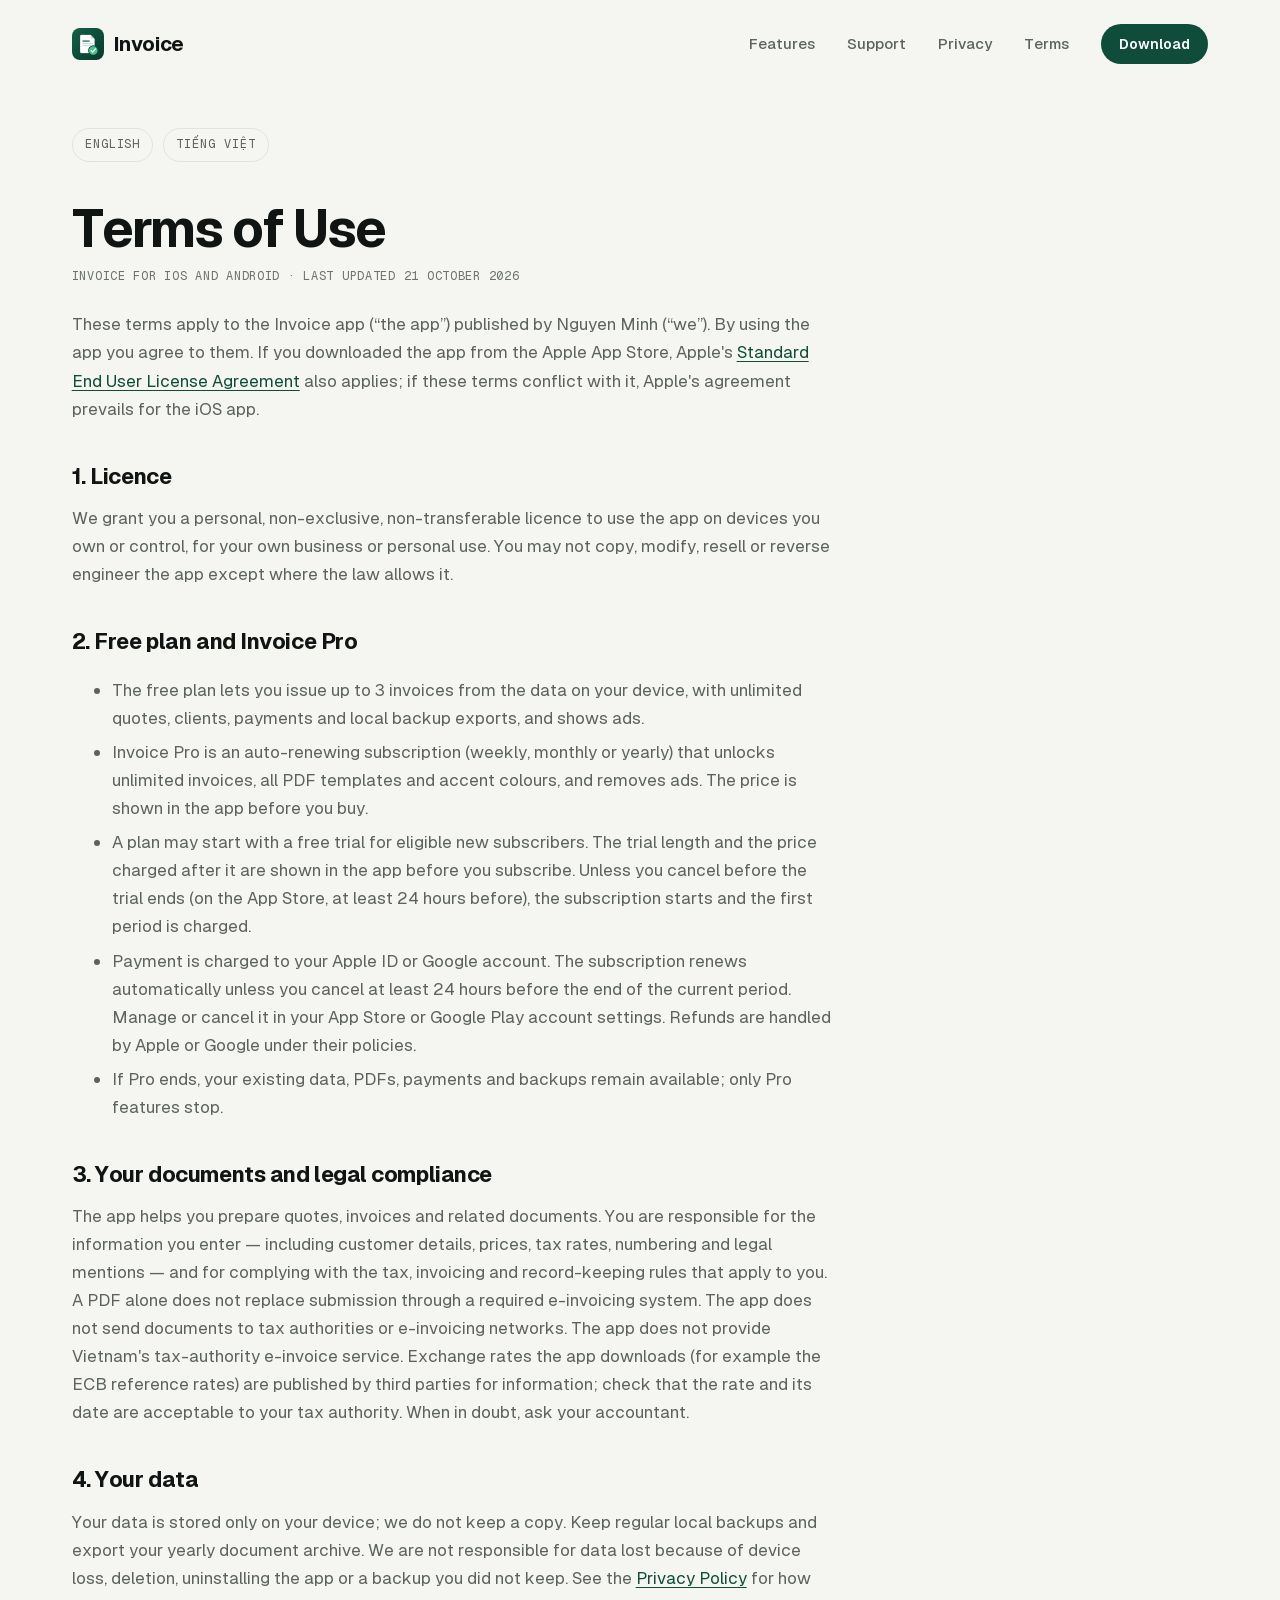
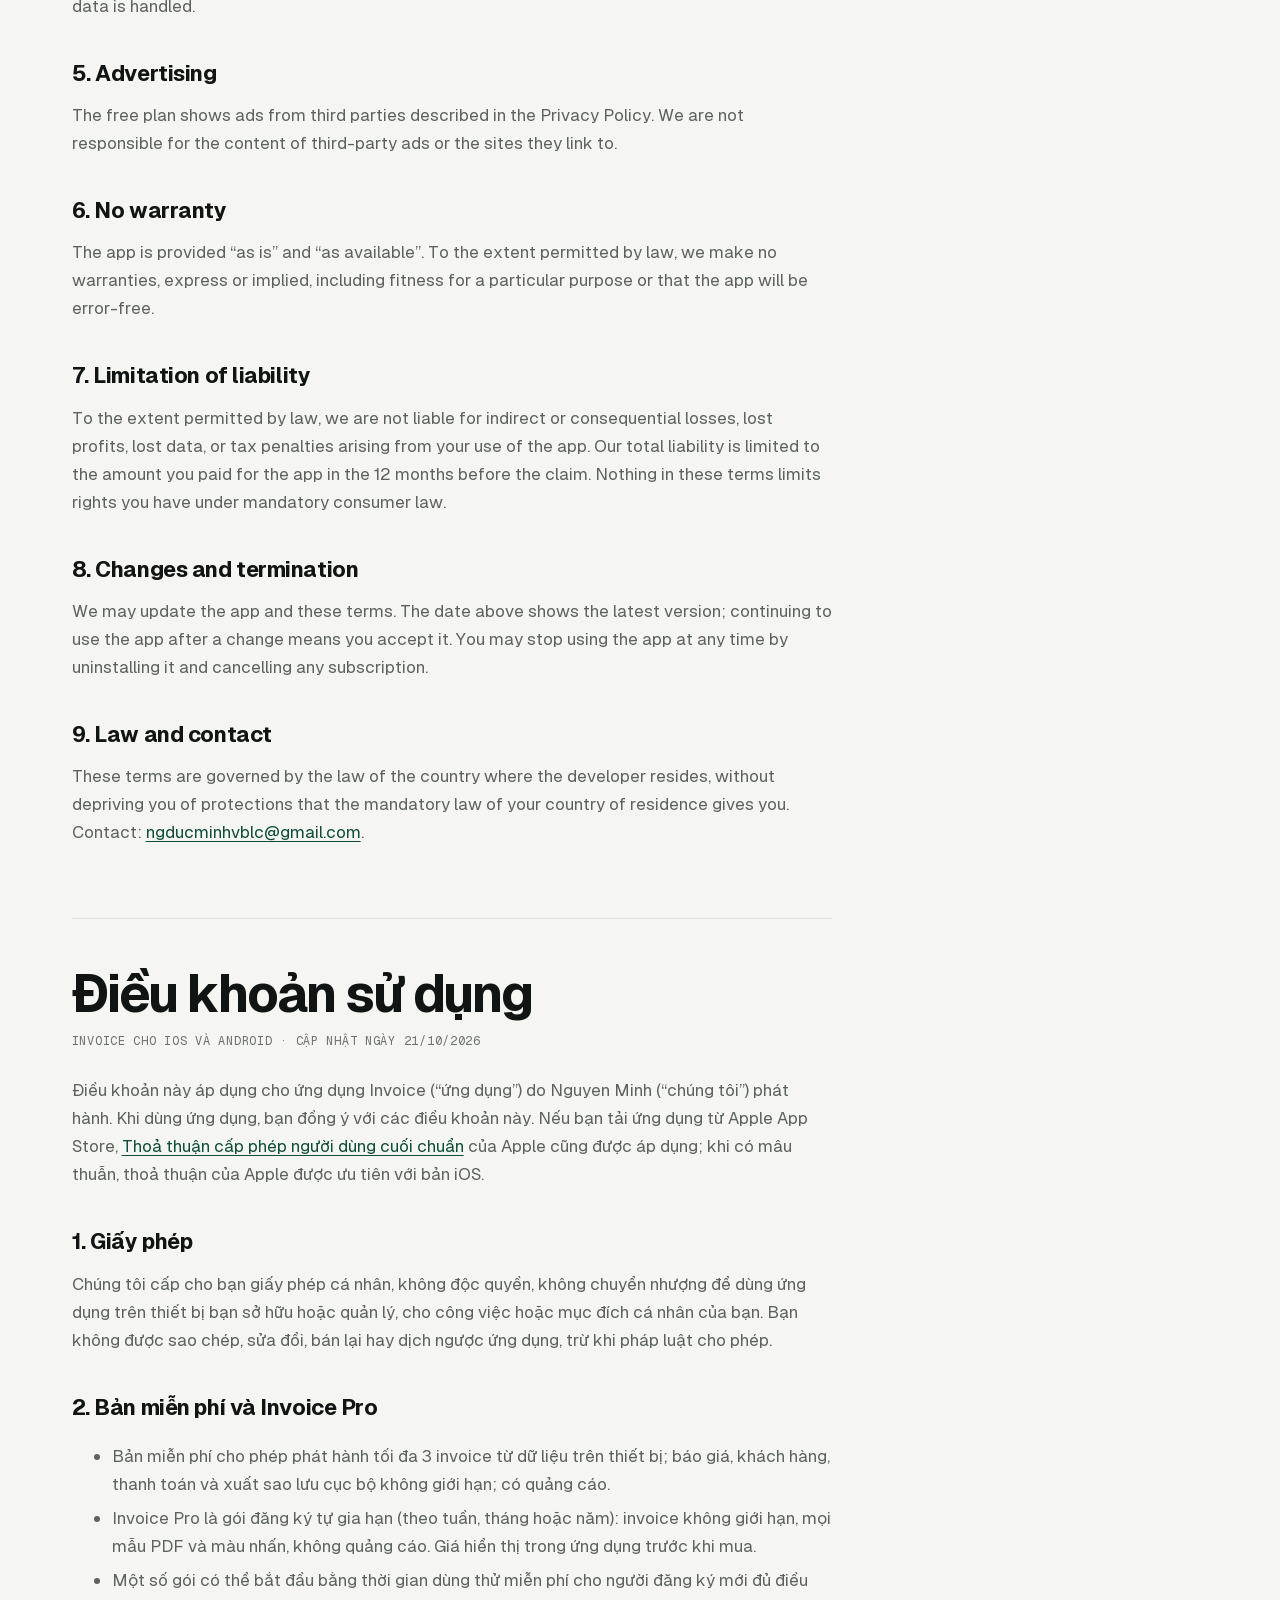
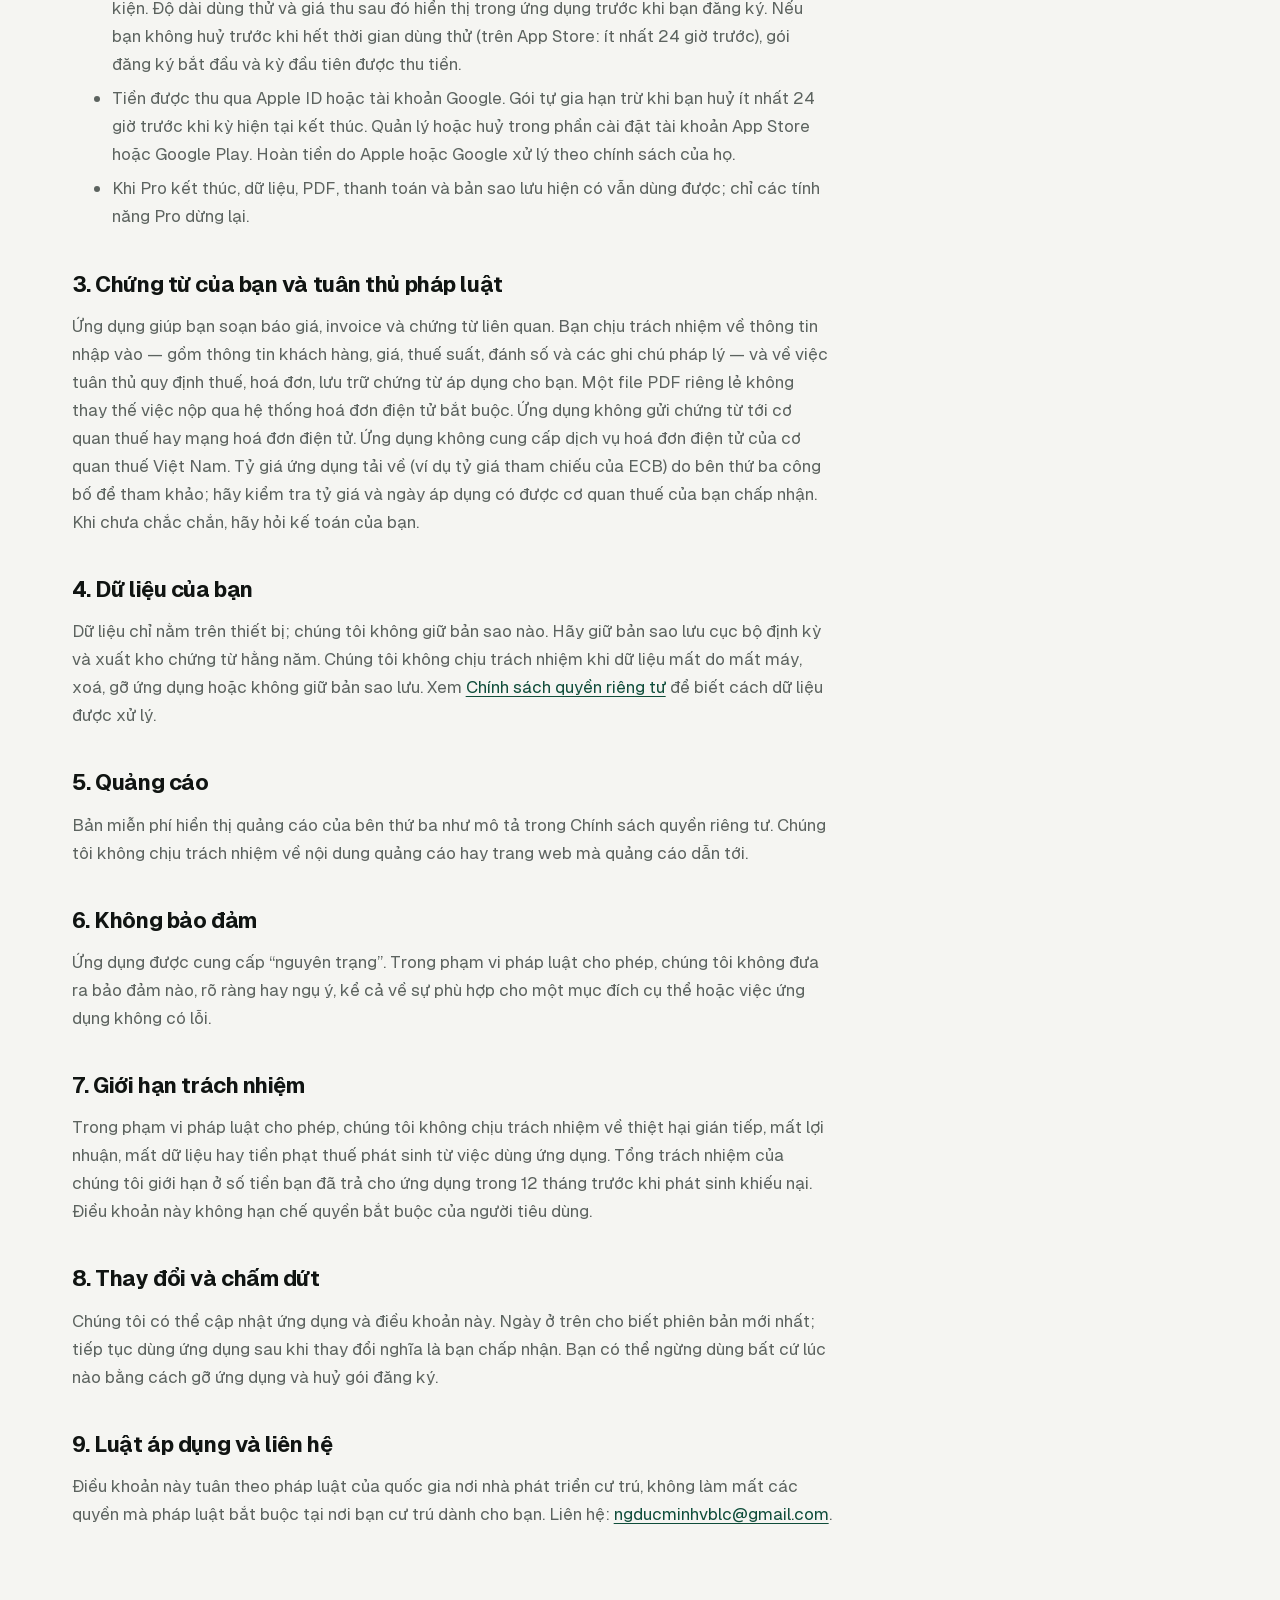
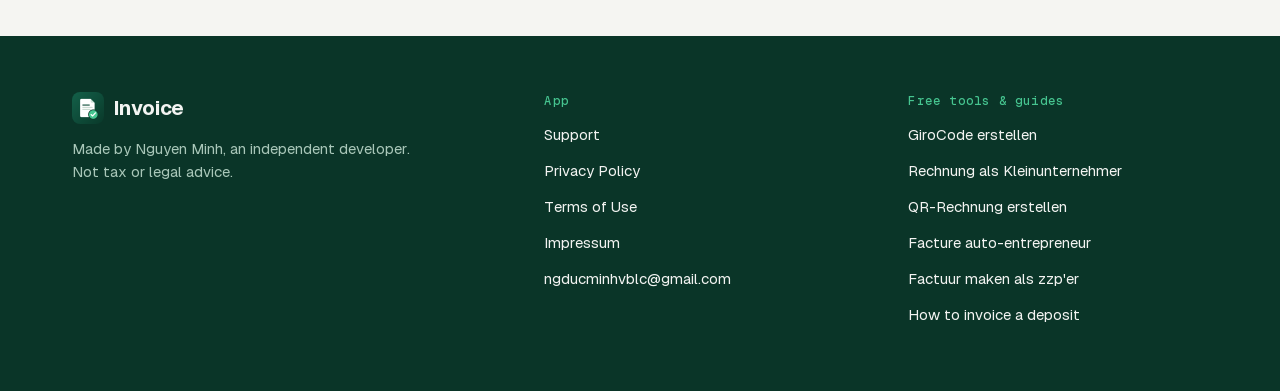
<file: invoice/terms.html>
<!doctype html>
<html lang="en">
<head>
<meta charset="utf-8">
<meta name="viewport" content="width=device-width, initial-scale=1">
<title>Invoice — Terms of Use</title>
<meta name="description" content="Terms of use of the Invoice app for iOS and Android.">
<meta name="theme-color" content="#F5F5F2" media="(prefers-color-scheme: light)">
<meta name="theme-color" content="#0C0D0D" media="(prefers-color-scheme: dark)">
<link rel="icon" href="icon.png">
<link rel="stylesheet" href="site.css">
</head>
<body>
<div class="wrap">
<header class="top">
  <a class="brand" href="./"><img src="icon.png" alt="" width="32" height="32">Invoice</a>
  <nav aria-label="Main">
    <a href="./#features">Features</a><a class="keep" href="support.html">Support</a><a href="privacy.html">Privacy</a><a href="terms.html">Terms</a>
    <a class="pill" href="./#get">Download</a>
  </nav>
</header>
<main class="doc">
<nav class="langs" aria-label="Language"><a href="#en">English</a><a href="#vi">Tiếng Việt</a></nav>

<section id="en" lang="en">
<h1>Terms of Use</h1>
<p class="meta">Invoice for iOS and Android · Last updated 21 October 2026</p>
<p>These terms apply to the Invoice app (“the app”) published by Nguyen Minh (“we”). By using the app you agree to them.
If you downloaded the app from the Apple App Store, Apple's <a href="https://www.apple.com/legal/internet-services/itunes/dev/stdeula/">Standard End User License Agreement</a>
also applies; if these terms conflict with it, Apple's agreement prevails for the iOS app.</p>

<h2>1. Licence</h2>
<p>We grant you a personal, non-exclusive, non-transferable licence to use the app on devices you own or control, for your own business or personal use.
You may not copy, modify, resell or reverse engineer the app except where the law allows it.</p>

<h2>2. Free plan and Invoice Pro</h2>
<ul>
  <li>The free plan lets you issue up to 3 invoices from the data on your device, with unlimited quotes, clients, payments and local backup exports, and shows ads.</li>
  <li>Invoice Pro is an auto-renewing subscription (weekly, monthly or yearly) that unlocks unlimited invoices, all PDF templates and accent colours, and removes ads.
      The price is shown in the app before you buy.</li>
  <li>A plan may start with a free trial for eligible new subscribers. The trial length and the price charged after it are shown in the app before you subscribe.
      Unless you cancel before the trial ends (on the App Store, at least 24 hours before), the subscription starts and the first period is charged.</li>
  <li>Payment is charged to your Apple ID or Google account. The subscription renews automatically unless you cancel at least 24 hours before the end of the current period.
      Manage or cancel it in your App Store or Google Play account settings. Refunds are handled by Apple or Google under their policies.</li>
  <li>If Pro ends, your existing data, PDFs, payments and backups remain available; only Pro features stop.</li>
</ul>

<h2>3. Your documents and legal compliance</h2>
<p>The app helps you prepare quotes, invoices and related documents. You are responsible for the information you enter — including customer details,
prices, tax rates, numbering and legal mentions — and for complying with the tax, invoicing and record-keeping rules that apply to you.
A PDF alone does not replace submission through a required e-invoicing system. The app does not send documents to tax authorities or e-invoicing networks. The app does not provide Vietnam's tax-authority e-invoice service.
Exchange rates the app downloads (for example the ECB reference rates) are published by third parties for information; check that the rate
and its date are acceptable to your tax authority. When in doubt, ask your accountant.</p>

<h2>4. Your data</h2>
<p>Your data is stored only on your device; we do not keep a copy. Keep regular local backups and export your yearly document archive.
We are not responsible for data lost because of device loss, deletion, uninstalling the app or a backup you did not keep.
See the <a href="privacy.html">Privacy Policy</a> for how data is handled.</p>

<h2>5. Advertising</h2>
<p>The free plan shows ads from third parties described in the Privacy Policy. We are not responsible for the content of third-party ads or the sites they link to.</p>

<h2>6. No warranty</h2>
<p>The app is provided “as is” and “as available”. To the extent permitted by law, we make no warranties, express or implied,
including fitness for a particular purpose or that the app will be error-free.</p>

<h2>7. Limitation of liability</h2>
<p>To the extent permitted by law, we are not liable for indirect or consequential losses, lost profits, lost data, or tax penalties arising from your use of the app.
Our total liability is limited to the amount you paid for the app in the 12 months before the claim. Nothing in these terms limits rights you have under mandatory consumer law.</p>

<h2>8. Changes and termination</h2>
<p>We may update the app and these terms. The date above shows the latest version; continuing to use the app after a change means you accept it.
You may stop using the app at any time by uninstalling it and cancelling any subscription.</p>

<h2>9. Law and contact</h2>
<p>These terms are governed by the law of the country where the developer resides, without depriving you of protections that the mandatory law of your country of residence gives you.
Contact: <a href="mailto:ngducminhvblc@gmail.com">ngducminhvblc@gmail.com</a>.</p>
</section>

<section id="vi" lang="vi">
<h1>Điều khoản sử dụng</h1>
<p class="meta">Invoice cho iOS và Android · Cập nhật ngày 21/10/2026</p>
<p>Điều khoản này áp dụng cho ứng dụng Invoice (“ứng dụng”) do Nguyen Minh (“chúng tôi”) phát hành. Khi dùng ứng dụng, bạn đồng ý với các điều khoản này.
Nếu bạn tải ứng dụng từ Apple App Store, <a href="https://www.apple.com/legal/internet-services/itunes/dev/stdeula/">Thoả thuận cấp phép người dùng cuối chuẩn</a> của Apple
cũng được áp dụng; khi có mâu thuẫn, thoả thuận của Apple được ưu tiên với bản iOS.</p>

<h2>1. Giấy phép</h2>
<p>Chúng tôi cấp cho bạn giấy phép cá nhân, không độc quyền, không chuyển nhượng để dùng ứng dụng trên thiết bị bạn sở hữu hoặc quản lý, cho công việc hoặc mục đích cá nhân của bạn.
Bạn không được sao chép, sửa đổi, bán lại hay dịch ngược ứng dụng, trừ khi pháp luật cho phép.</p>

<h2>2. Bản miễn phí và Invoice Pro</h2>
<ul>
  <li>Bản miễn phí cho phép phát hành tối đa 3 invoice từ dữ liệu trên thiết bị; báo giá, khách hàng, thanh toán và xuất sao lưu cục bộ không giới hạn; có quảng cáo.</li>
  <li>Invoice Pro là gói đăng ký tự gia hạn (theo tuần, tháng hoặc năm): invoice không giới hạn, mọi mẫu PDF và màu nhấn, không quảng cáo. Giá hiển thị trong ứng dụng trước khi mua.</li>
  <li>Một số gói có thể bắt đầu bằng thời gian dùng thử miễn phí cho người đăng ký mới đủ điều kiện. Độ dài dùng thử và giá thu sau đó hiển thị trong ứng dụng trước khi bạn đăng ký.
      Nếu bạn không huỷ trước khi hết thời gian dùng thử (trên App Store: ít nhất 24 giờ trước), gói đăng ký bắt đầu và kỳ đầu tiên được thu tiền.</li>
  <li>Tiền được thu qua Apple ID hoặc tài khoản Google. Gói tự gia hạn trừ khi bạn huỷ ít nhất 24 giờ trước khi kỳ hiện tại kết thúc.
      Quản lý hoặc huỷ trong phần cài đặt tài khoản App Store hoặc Google Play. Hoàn tiền do Apple hoặc Google xử lý theo chính sách của họ.</li>
  <li>Khi Pro kết thúc, dữ liệu, PDF, thanh toán và bản sao lưu hiện có vẫn dùng được; chỉ các tính năng Pro dừng lại.</li>
</ul>

<h2>3. Chứng từ của bạn và tuân thủ pháp luật</h2>
<p>Ứng dụng giúp bạn soạn báo giá, invoice và chứng từ liên quan. Bạn chịu trách nhiệm về thông tin nhập vào — gồm thông tin khách hàng, giá, thuế suất,
đánh số và các ghi chú pháp lý — và về việc tuân thủ quy định thuế, hoá đơn, lưu trữ chứng từ áp dụng cho bạn.
Một file PDF riêng lẻ không thay thế việc nộp qua hệ thống hoá đơn điện tử bắt buộc. Ứng dụng không gửi chứng từ tới cơ quan thuế hay mạng hoá đơn điện tử. Ứng dụng không cung cấp dịch vụ hoá đơn điện tử của cơ quan thuế Việt Nam. Tỷ giá ứng dụng tải về (ví dụ tỷ giá tham chiếu của ECB) do bên thứ ba
công bố để tham khảo; hãy kiểm tra tỷ giá và ngày áp dụng có được cơ quan thuế của bạn chấp nhận. Khi chưa chắc chắn, hãy hỏi kế toán của bạn.</p>

<h2>4. Dữ liệu của bạn</h2>
<p>Dữ liệu chỉ nằm trên thiết bị; chúng tôi không giữ bản sao nào. Hãy giữ bản sao lưu cục bộ định kỳ và xuất kho chứng từ hằng năm.
Chúng tôi không chịu trách nhiệm khi dữ liệu mất do mất máy, xoá, gỡ ứng dụng hoặc không giữ bản sao lưu.
Xem <a href="privacy.html">Chính sách quyền riêng tư</a> để biết cách dữ liệu được xử lý.</p>

<h2>5. Quảng cáo</h2>
<p>Bản miễn phí hiển thị quảng cáo của bên thứ ba như mô tả trong Chính sách quyền riêng tư. Chúng tôi không chịu trách nhiệm về nội dung quảng cáo hay trang web mà quảng cáo dẫn tới.</p>

<h2>6. Không bảo đảm</h2>
<p>Ứng dụng được cung cấp “nguyên trạng”. Trong phạm vi pháp luật cho phép, chúng tôi không đưa ra bảo đảm nào, rõ ràng hay ngụ ý,
kể cả về sự phù hợp cho một mục đích cụ thể hoặc việc ứng dụng không có lỗi.</p>

<h2>7. Giới hạn trách nhiệm</h2>
<p>Trong phạm vi pháp luật cho phép, chúng tôi không chịu trách nhiệm về thiệt hại gián tiếp, mất lợi nhuận, mất dữ liệu hay tiền phạt thuế phát sinh từ việc dùng ứng dụng.
Tổng trách nhiệm của chúng tôi giới hạn ở số tiền bạn đã trả cho ứng dụng trong 12 tháng trước khi phát sinh khiếu nại. Điều khoản này không hạn chế quyền bắt buộc của người tiêu dùng.</p>

<h2>8. Thay đổi và chấm dứt</h2>
<p>Chúng tôi có thể cập nhật ứng dụng và điều khoản này. Ngày ở trên cho biết phiên bản mới nhất; tiếp tục dùng ứng dụng sau khi thay đổi nghĩa là bạn chấp nhận.
Bạn có thể ngừng dùng bất cứ lúc nào bằng cách gỡ ứng dụng và huỷ gói đăng ký.</p>

<h2>9. Luật áp dụng và liên hệ</h2>
<p>Điều khoản này tuân theo pháp luật của quốc gia nơi nhà phát triển cư trú, không làm mất các quyền mà pháp luật bắt buộc tại nơi bạn cư trú dành cho bạn.
Liên hệ: <a href="mailto:ngducminhvblc@gmail.com">ngducminhvblc@gmail.com</a>.</p>
</section>

</main>
</div>
<footer class="site">
<div class="wrap">
  <div class="cols">
    <div><a class="brand" href="./"><img src="icon.png" alt="" width="32" height="32">Invoice</a>
      <p class="about">Made by Nguyen Minh, an independent developer. Not tax or legal advice.</p></div>
    <div><h2>App</h2><ul><li><a href="support.html">Support</a></li><li><a href="privacy.html">Privacy Policy</a></li><li><a href="terms.html">Terms of Use</a></li><li><a href="impressum.html" hreflang="de">Impressum</a></li>
      <li><a href="mailto:ngducminhvblc@gmail.com">ngducminhvblc@gmail.com</a></li></ul></div>
    <div><h2>Free tools &amp; guides</h2><ul><li><a href="de/girocode-erstellen.html" hreflang="de">GiroCode erstellen</a></li>
      <li><a href="de/kleinunternehmer-rechnung.html" hreflang="de">Rechnung als Kleinunternehmer</a></li>
      <li><a href="ch/qr-rechnung.html" hreflang="de-CH">QR-Rechnung erstellen</a></li>
      <li><a href="fr/facture-auto-entrepreneur.html" hreflang="fr">Facture auto-entrepreneur</a></li>
      <li><a href="nl/factuur-zzp.html" hreflang="nl">Factuur maken als zzp'er</a></li>
      <li><a href="en/deposit-invoice.html" hreflang="en">How to invoice a deposit</a></li></ul></div>
  </div>
</div>
</footer>
</body>
</html>
</file>
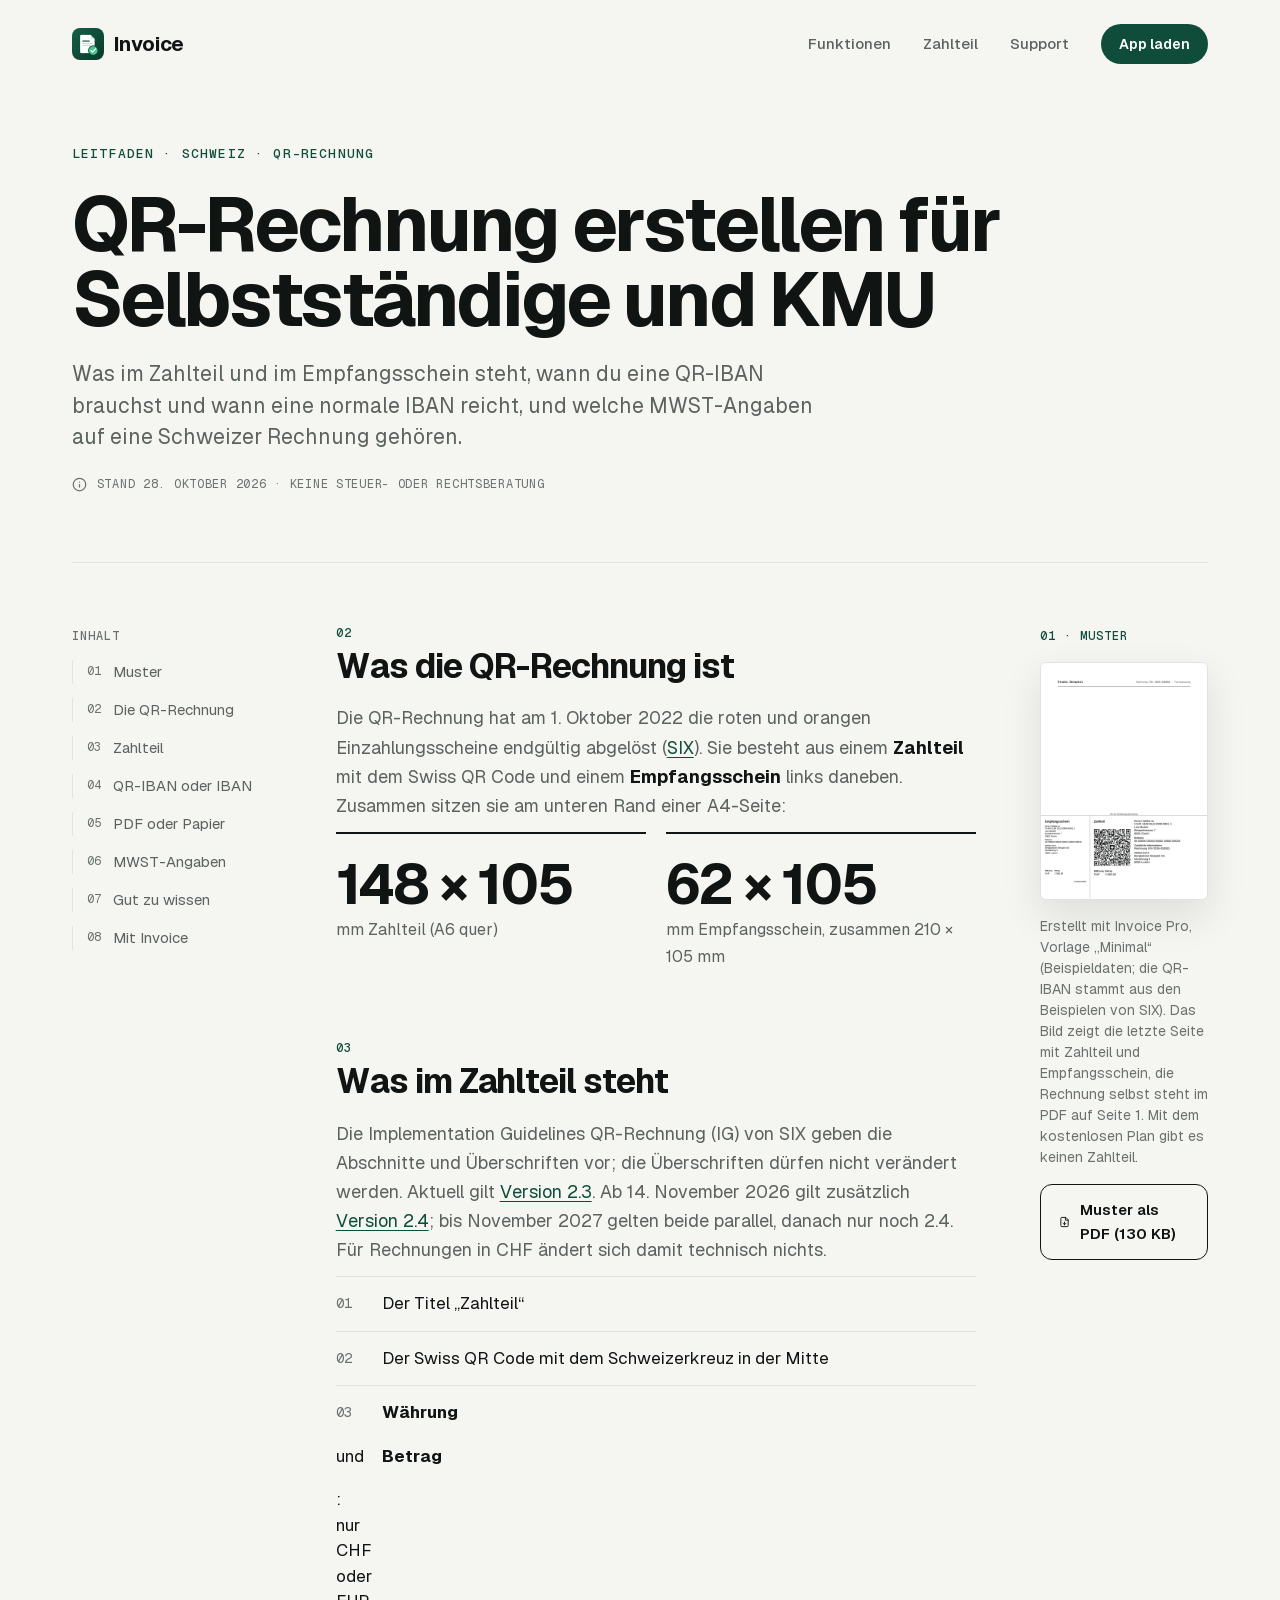
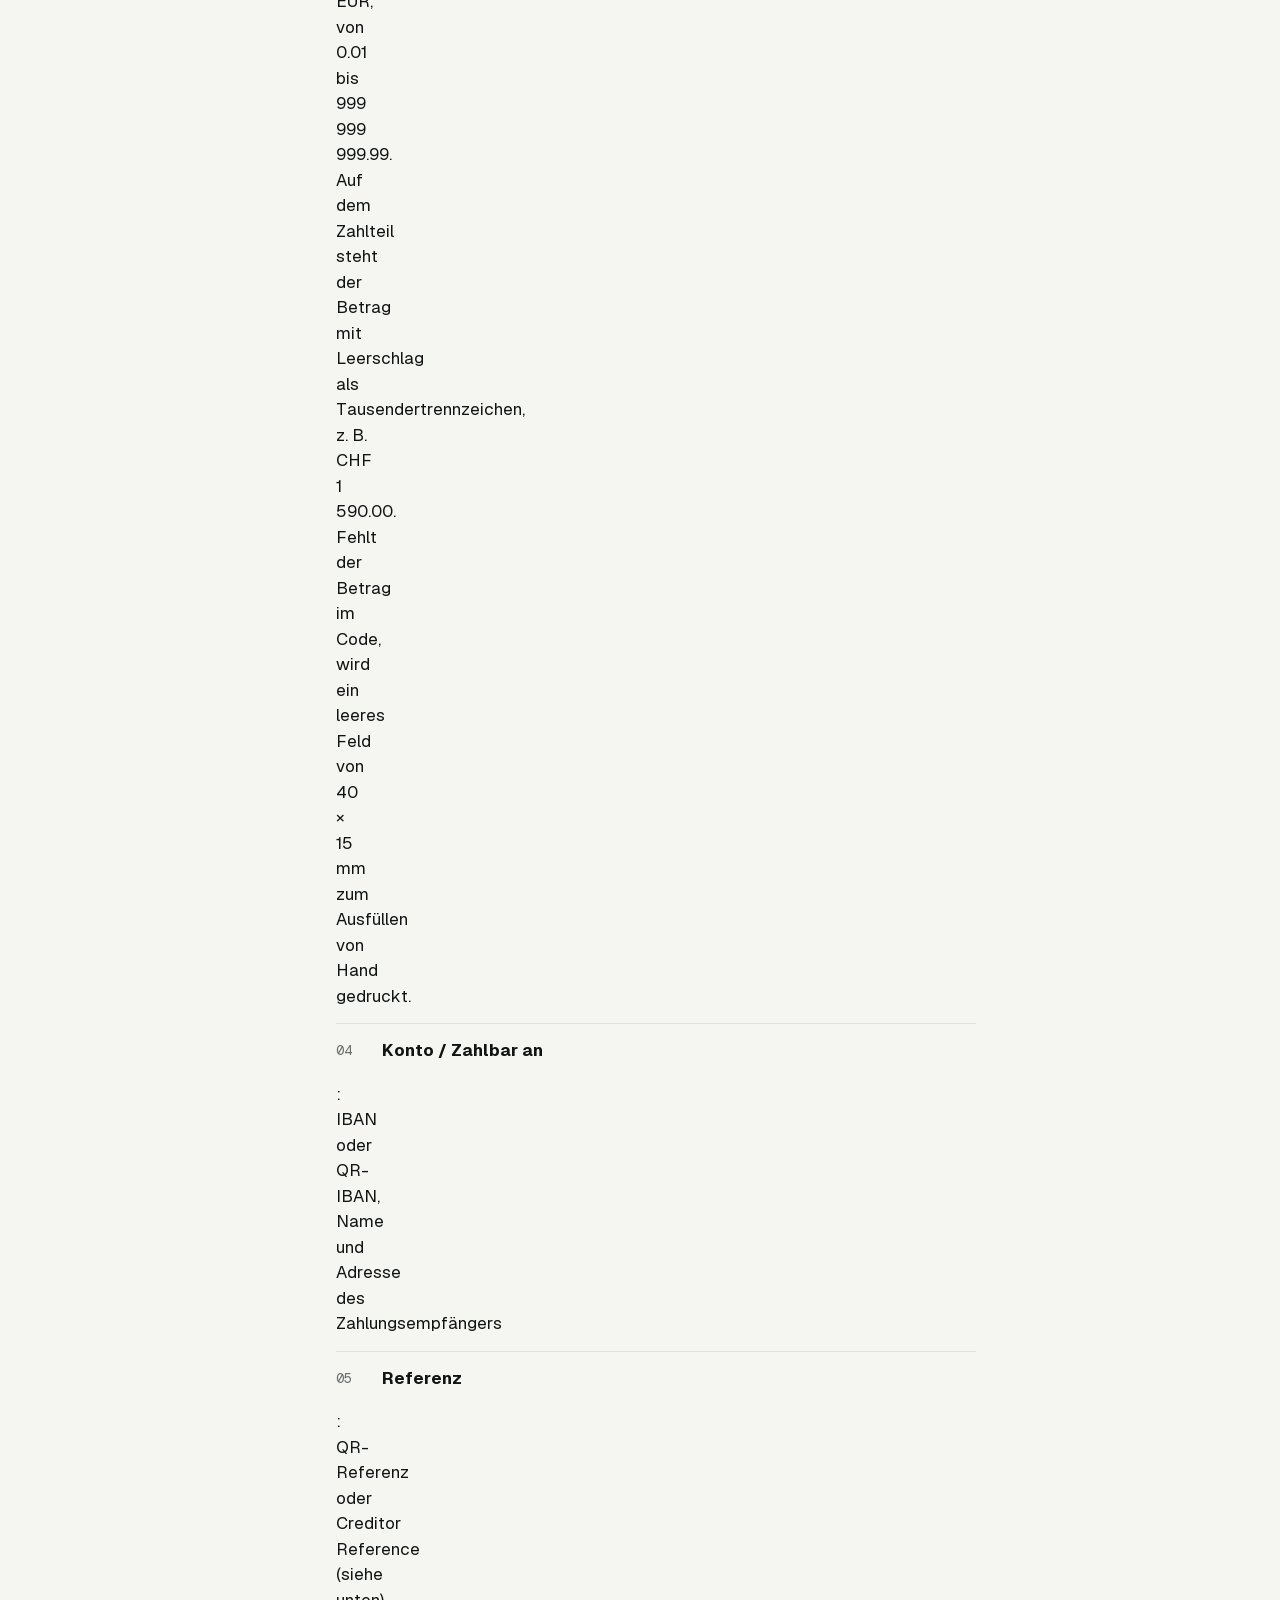
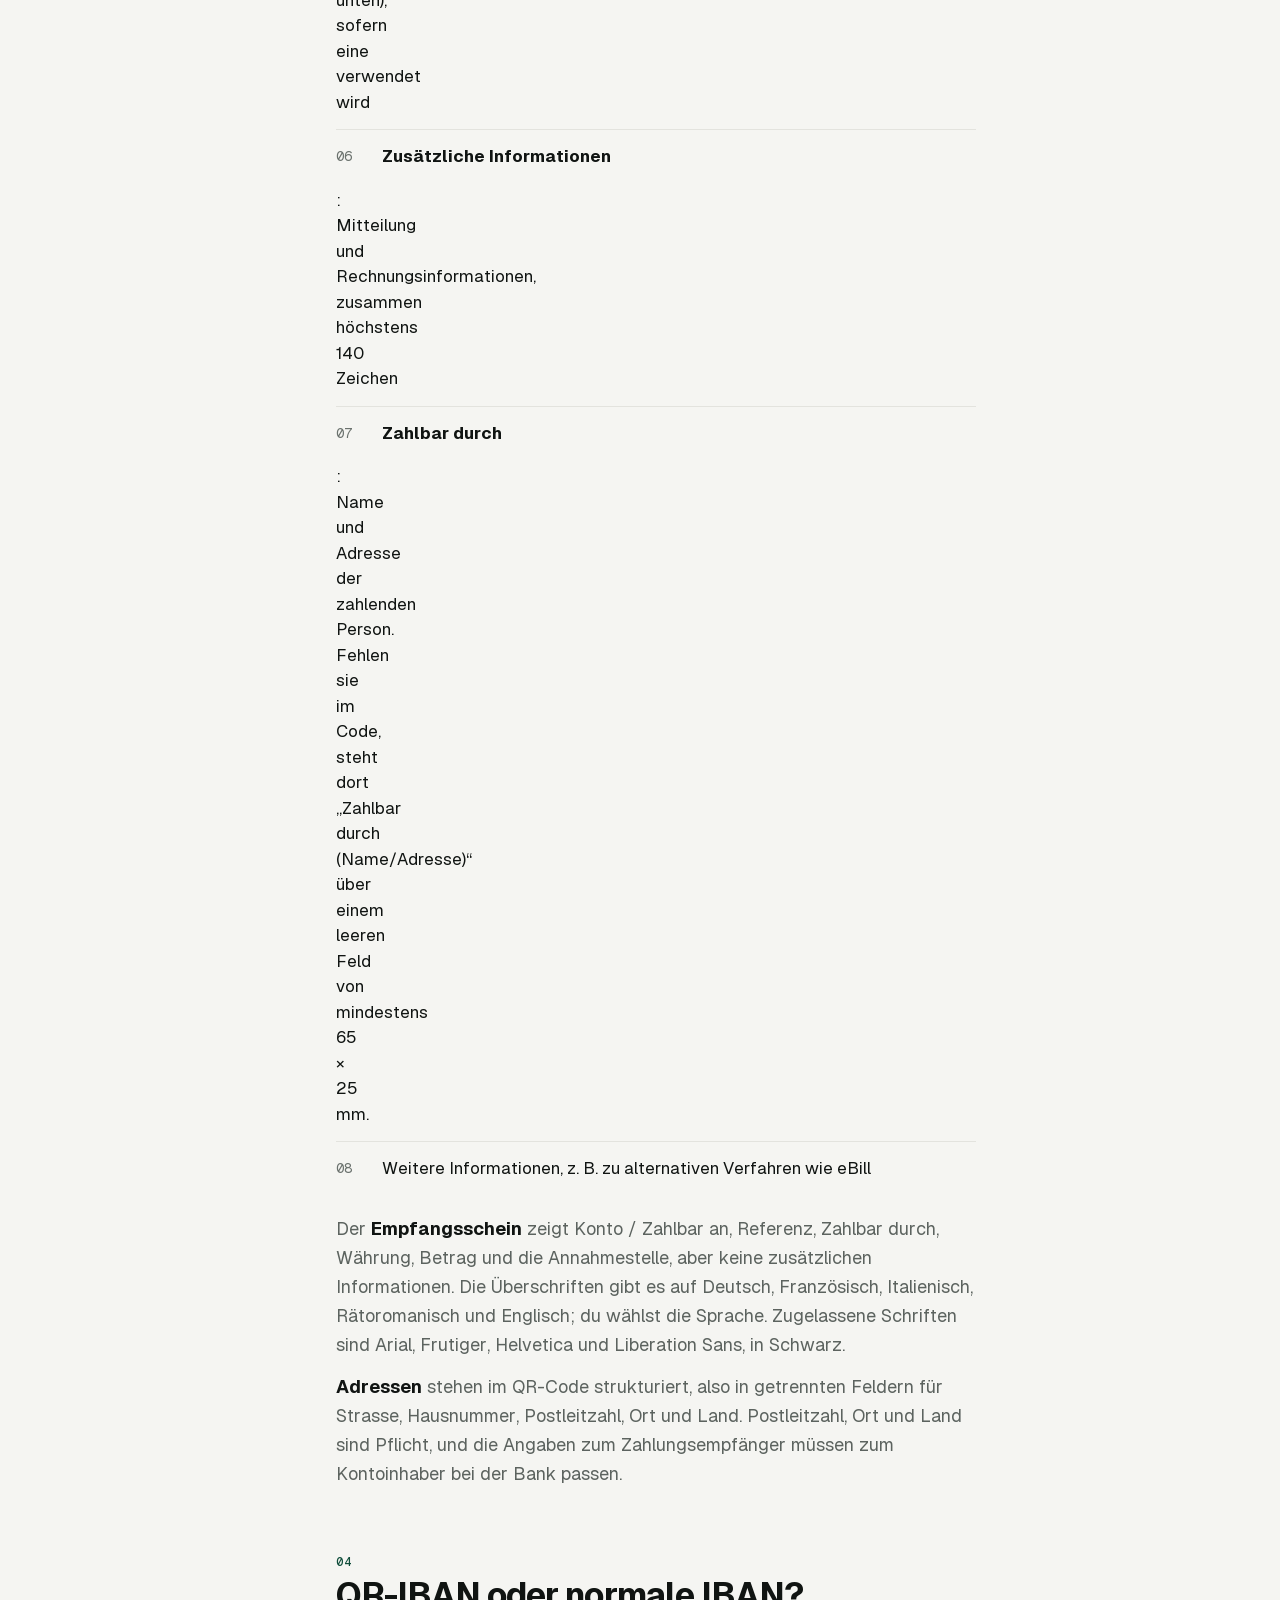
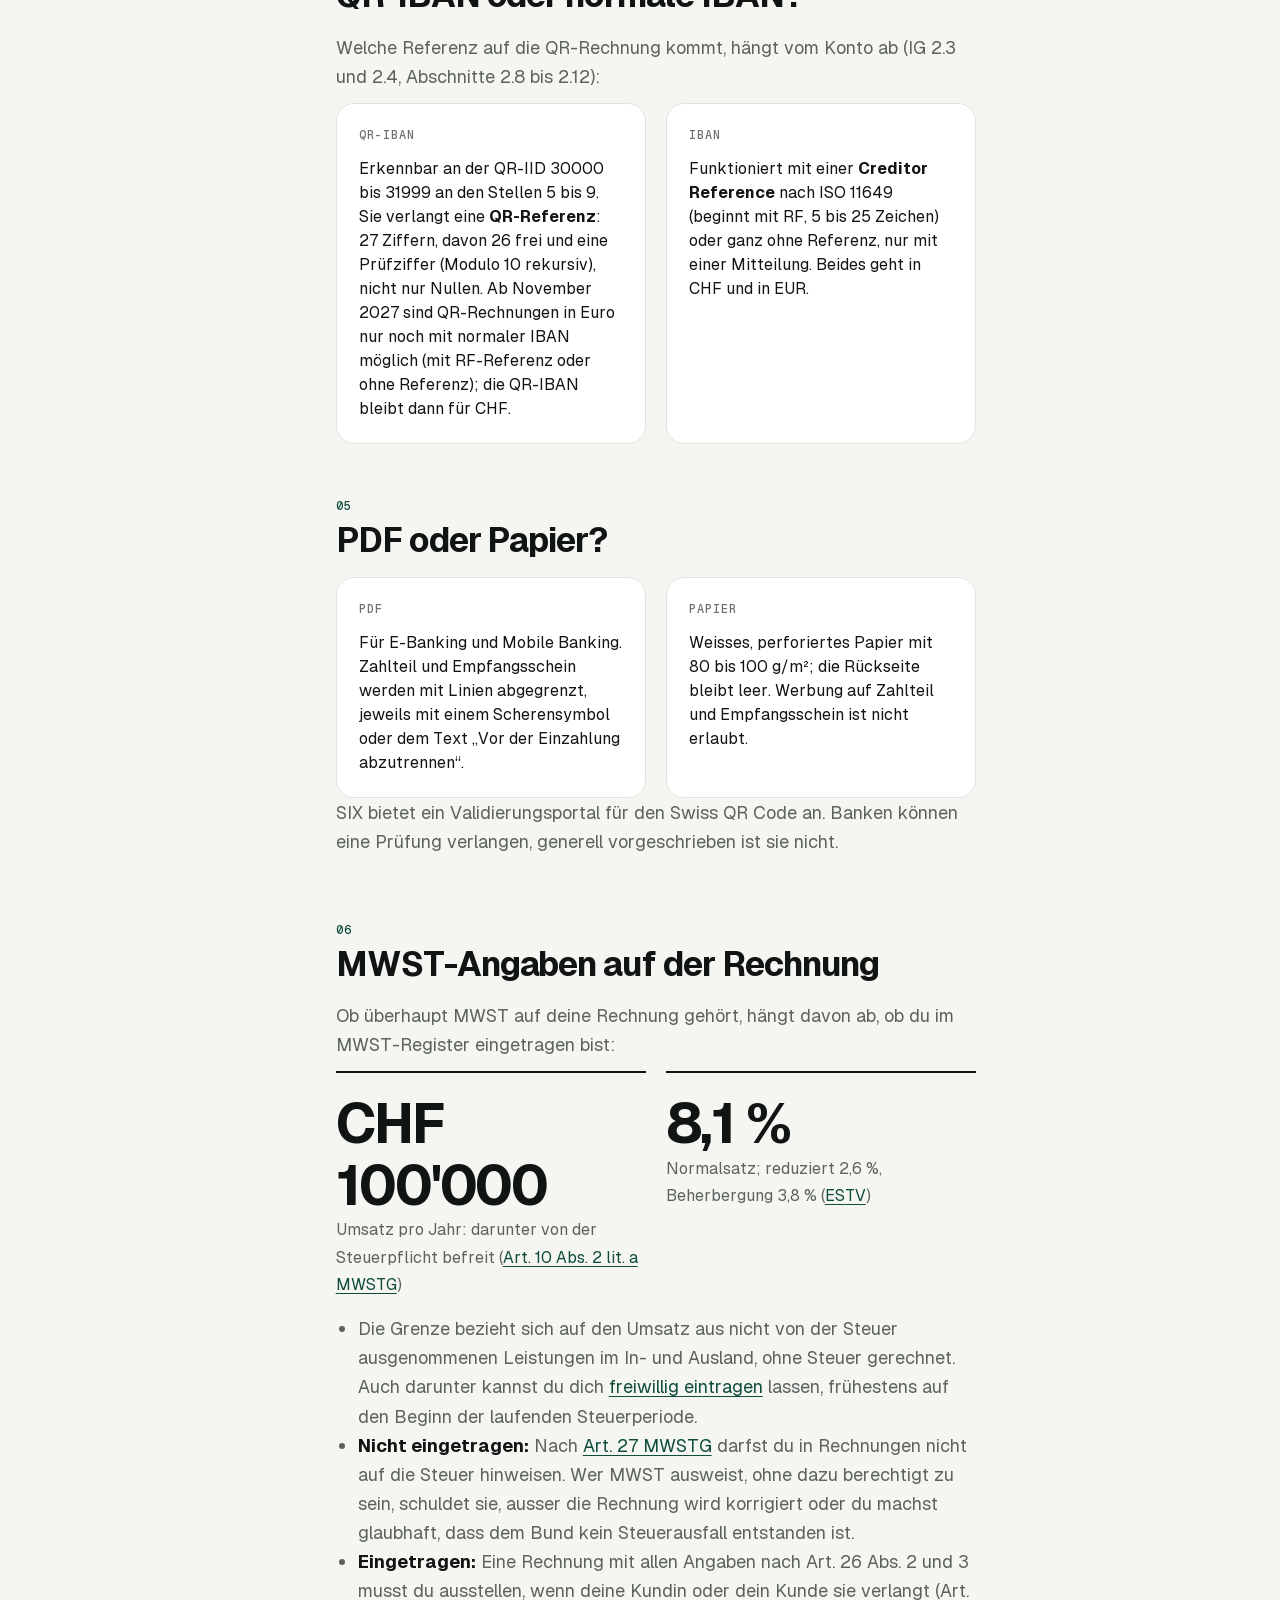
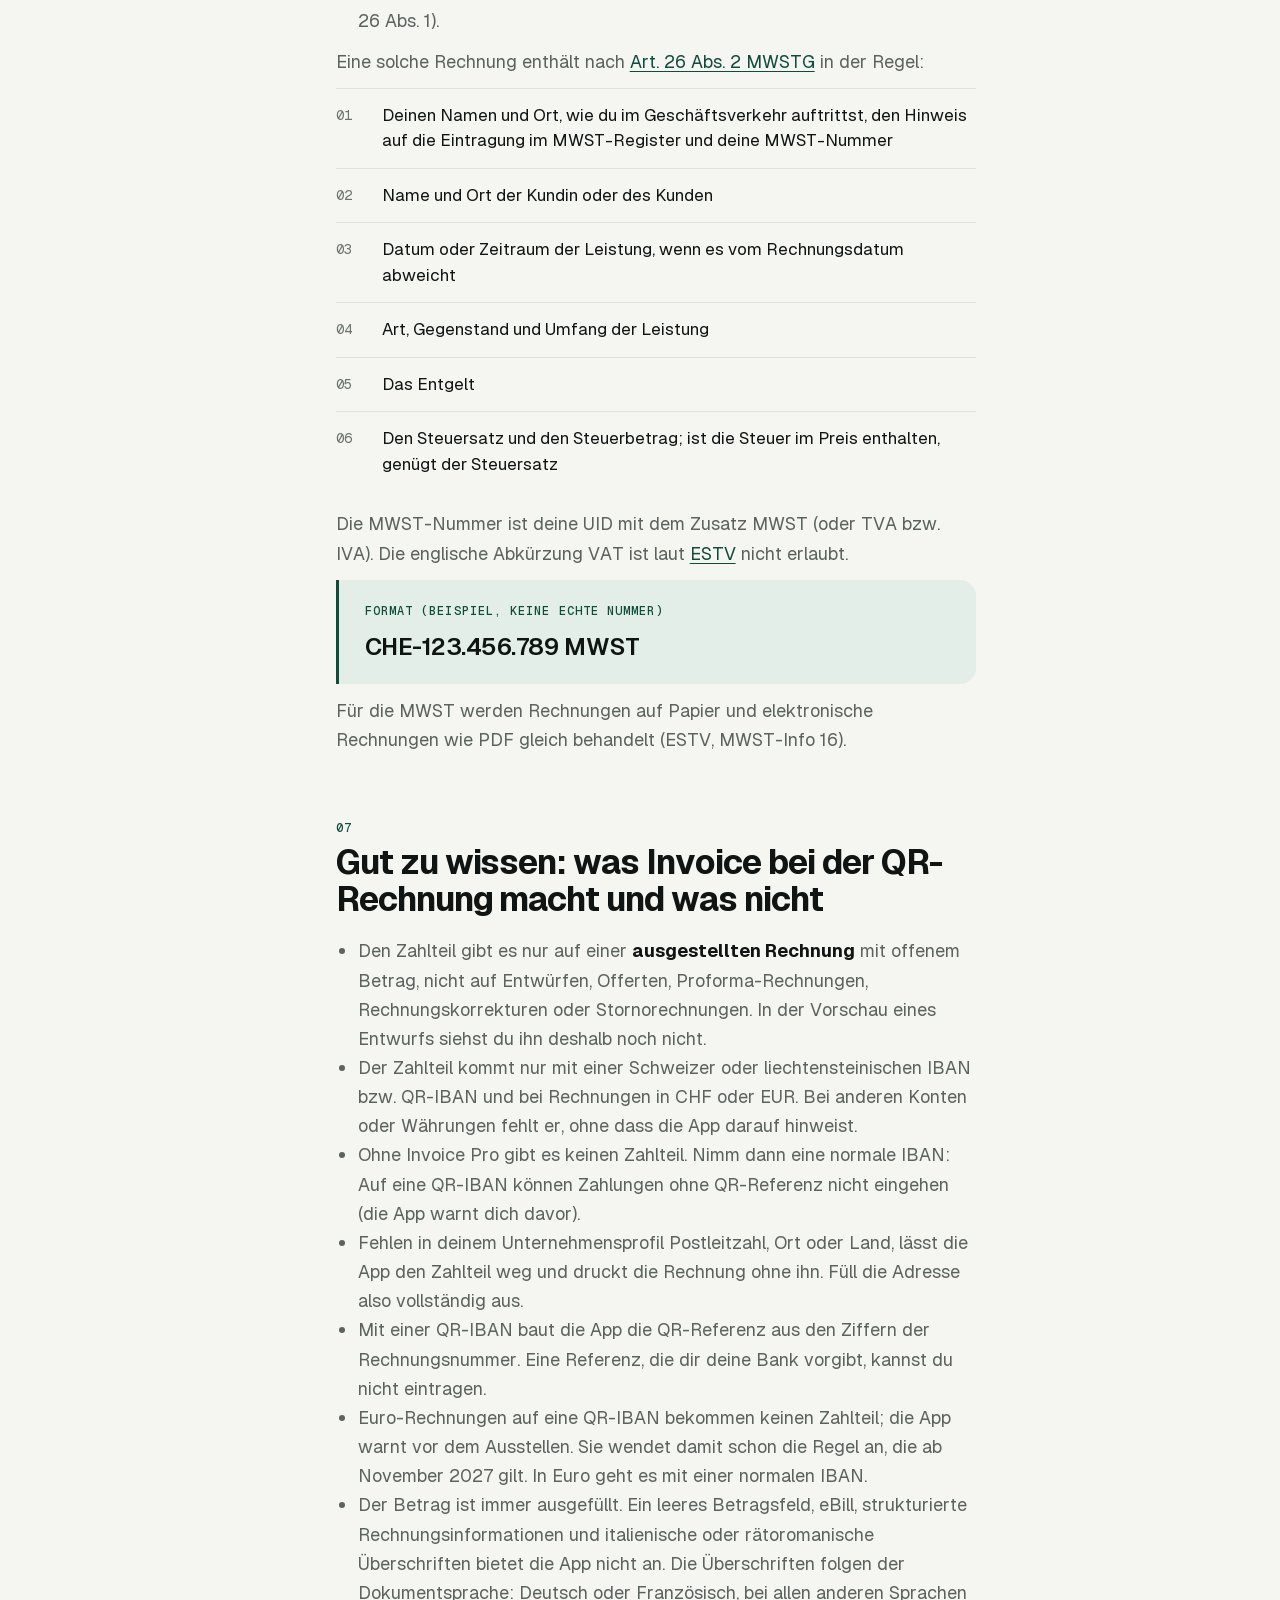
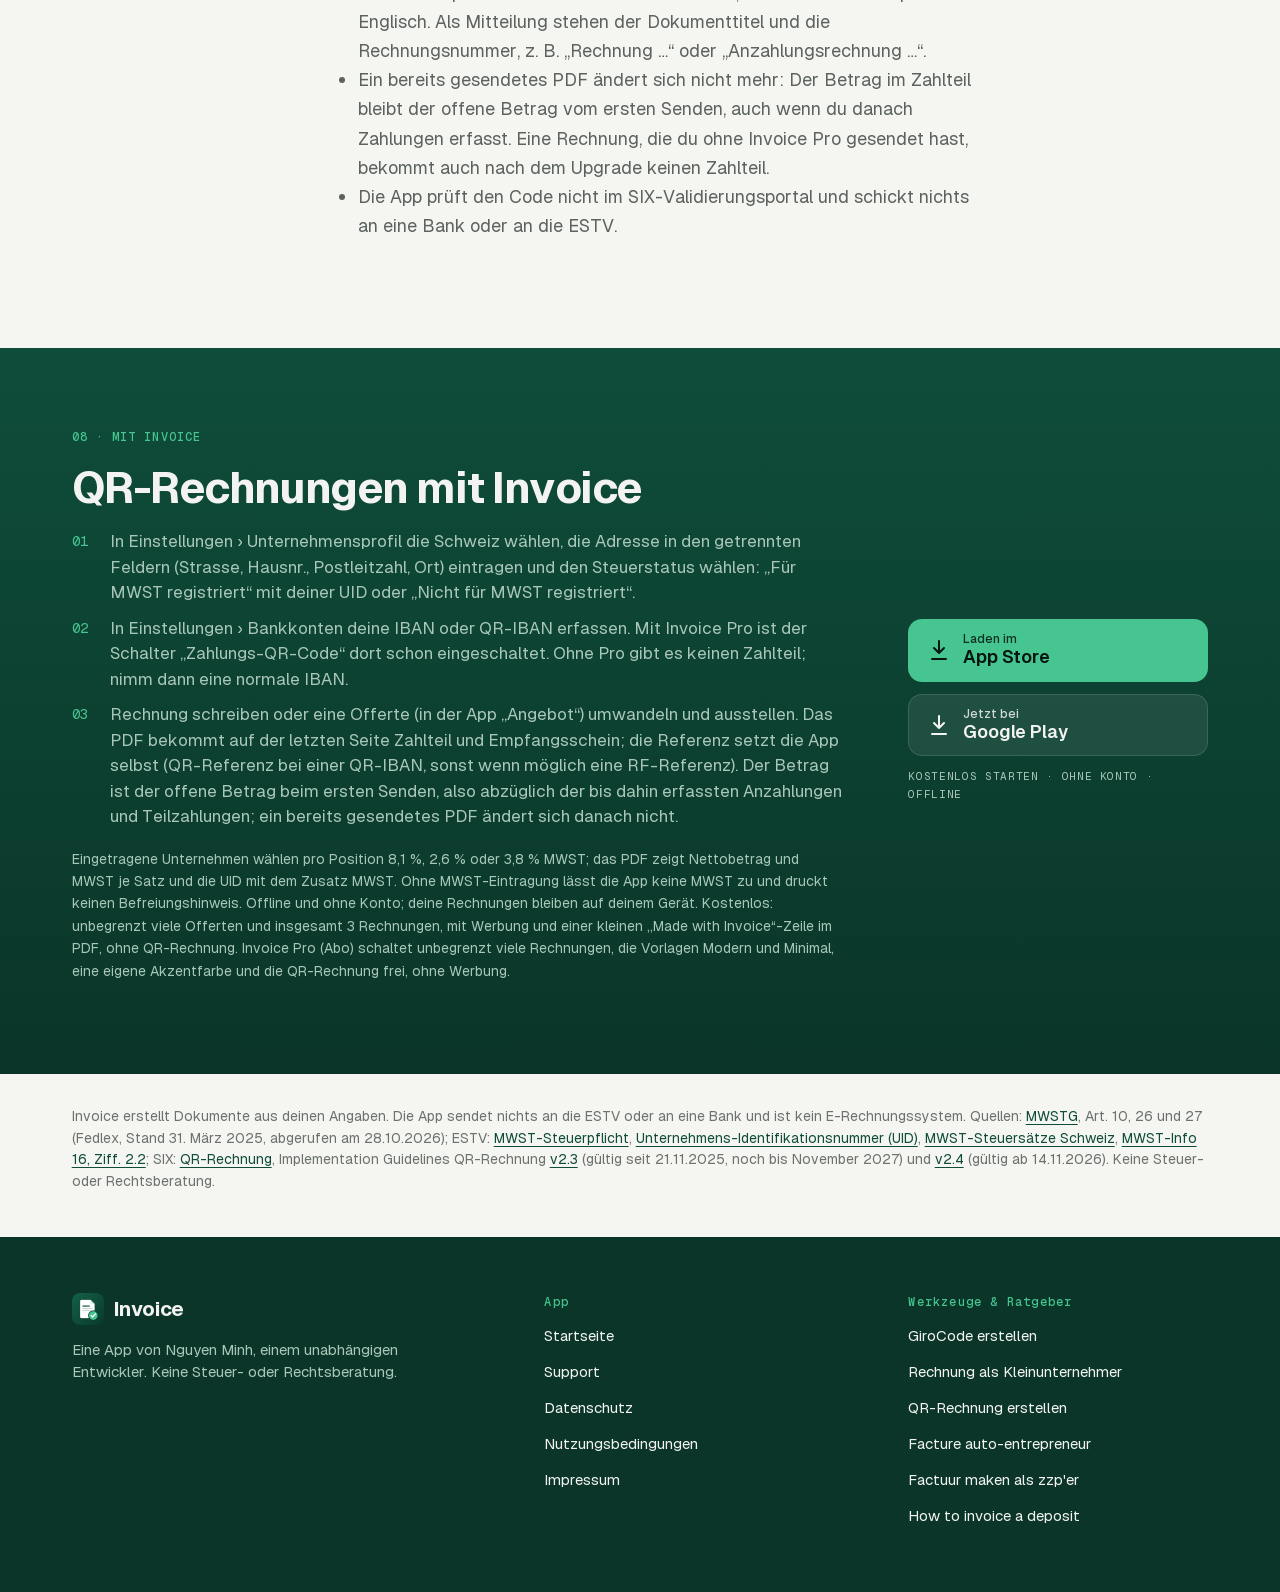
<file: invoice/ch/qr-rechnung.html>
<!doctype html>
<html lang="de-CH">
<head>
<meta charset="utf-8">
<meta name="viewport" content="width=device-width, initial-scale=1">
<title>QR-Rechnung erstellen: Zahlteil, QR-IBAN und MWST</title>
<meta name="description" content="QR-Rechnung in der Schweiz: was im Zahlteil steht, QR-IBAN oder IBAN, QR- und RF-Referenz und welche MWST-Angaben auf die Rechnung gehören.">
<meta name="campaign" content="seo-ch-qr-rechnung">
<meta name="theme-color" content="#F5F5F2" media="(prefers-color-scheme: light)">
<meta name="theme-color" content="#0C0D0D" media="(prefers-color-scheme: dark)">
<link rel="canonical" href="https://minhvblc.github.io/invoice/ch/qr-rechnung.html">
<meta property="og:type" content="article">
<meta property="og:title" content="QR-Rechnung erstellen: Zahlteil, QR-IBAN und MWST">
<meta property="og:description" content="Zahlteil und Empfangsschein, QR-IBAN oder IBAN, Referenzen und MWST-Angaben auf Schweizer Rechnungen.">
<meta property="og:url" content="https://minhvblc.github.io/invoice/ch/qr-rechnung.html">
<meta property="og:image" content="https://minhvblc.github.io/invoice/img/qr-rechnung.jpg">
<link rel="icon" href="../icon.png">
<link rel="preload" href="../fonts/geist-700.ttf" as="font" type="font/ttf" crossorigin>
<link rel="stylesheet" href="../site.css">
<script type="application/ld+json">
{
  "@context": "https://schema.org",
  "@type": "Article",
  "headline": "QR-Rechnung erstellen: Zahlteil, QR-IBAN und MWST-Angaben",
  "inLanguage": "de-CH",
  "dateModified": "2026-10-28",
  "author": { "@type": "Person", "name": "Nguyen Minh" }
}
</script>
</head>
<body>
<div class="wrap">
<header class="top">
  <a class="brand" href="../"><img src="../icon.png" alt="" width="32" height="32">Invoice</a>
  <nav aria-label="Hauptmenü">
    <a href="../#features">Funktionen</a><a href="#zahlteil">Zahlteil</a><a class="keep" href="../support.html">Support</a>
    <a class="pill" href="#app">App laden</a>
  </nav>
</header>
</div>

<main>
<div class="wrap">
<header class="article-head">
  <p class="crumb">Leitfaden · Schweiz · QR-Rechnung</p>
  <h1 class="display-2">QR-Rechnung erstellen für Selbstständige und KMU</h1>
  <p class="lead">Was im Zahlteil und im Empfangsschein steht, wann du eine QR-IBAN brauchst und wann eine normale IBAN reicht,
    und welche MWST-Angaben auf eine Schweizer Rechnung gehören.</p>
  <p class="meta"><svg viewBox="0 0 24 24" fill="none" stroke="currentColor" stroke-width="2" stroke-linecap="round" aria-hidden="true"><circle cx="12" cy="12" r="10"/><path d="M12 16v-4M12 8h.01"/></svg>
    Stand 28. Oktober 2026 · Keine Steuer- oder Rechtsberatung</p>
</header>

<div class="article">
  <nav class="toc" aria-label="Inhalt">
    <span class="kicker">Inhalt</span>
    <ol><li><a href="#muster">Muster</a></li><li><a href="#qr-rechnung">Die QR-Rechnung</a></li><li><a href="#zahlteil">Zahlteil</a></li><li><a href="#qr-iban">QR-IBAN oder IBAN</a></li>
      <li><a href="#pdf-papier">PDF oder Papier</a></li><li><a href="#mwst">MWST-Angaben</a></li><li><a href="#gut-zu-wissen">Gut zu wissen</a></li><li><a href="#app">Mit Invoice</a></li></ol>
  </nav>

  <aside class="sample" id="muster" aria-labelledby="muster-h">
    <span class="kicker" id="muster-h">01 · Muster</span>
    <a href="../samples/qr-rechnung-muster.pdf"><img src="../img/qr-rechnung.jpg" width="876" height="1240" loading="lazy"
      alt="Muster einer QR-Rechnung, letzte Seite: Empfangsschein und Zahlteil mit Swiss QR Code, Konto / Zahlbar an mit QR-IBAN, QR-Referenz, Mitteilung „Rechnung INV-2026-000001“, Zahlbar durch Bergbahnen Beispiel AG und Betrag CHF 2 085.00"></a>
    <p class="cap">Erstellt mit Invoice Pro, Vorlage „Minimal“ (Beispieldaten; die QR-IBAN stammt aus den Beispielen von SIX). Das Bild zeigt die letzte Seite mit Zahlteil und Empfangsschein, die Rechnung selbst steht im PDF auf Seite 1. Mit dem kostenlosen Plan gibt es keinen Zahlteil.</p>
    <a class="btn-outline" href="../samples/qr-rechnung-muster.pdf" download>
      <svg viewBox="0 0 24 24" fill="none" stroke="currentColor" stroke-width="2" stroke-linecap="round" stroke-linejoin="round" aria-hidden="true"><path d="M14 2H6a2 2 0 0 0-2 2v16a2 2 0 0 0 2 2h12a2 2 0 0 0 2-2V8zM14 2v6h6M12 18v-6M9 15l3 3 3-3"/></svg>
      Muster als PDF (130 KB)</a>
  </aside>

  <div class="content">
    <section id="qr-rechnung">
      <h2><span class="n">02</span>Was die QR-Rechnung ist</h2>
      <p>Die QR-Rechnung hat am 1. Oktober 2022 die roten und orangen Einzahlungsscheine endgültig abgelöst (<a href="https://www.six-group.com/de/products-services/banking-services/payment-standardization/standards/qr-bill.html">SIX</a>).
        Sie besteht aus einem <strong>Zahlteil</strong> mit dem Swiss QR Code und einem <strong>Empfangsschein</strong> links daneben. Zusammen sitzen sie am unteren Rand einer A4-Seite:</p>
      <div class="stats">
        <div><b>148 × 105</b><span>mm Zahlteil (A6 quer)</span></div>
        <div><b>62 × 105</b><span>mm Empfangsschein, zusammen 210 × 105 mm</span></div>
      </div>
    </section>

    <section id="zahlteil">
      <h2><span class="n">03</span>Was im Zahlteil steht</h2>
      <p>Die Implementation Guidelines QR-Rechnung (IG) von SIX geben die Abschnitte und Überschriften vor; die Überschriften dürfen nicht verändert werden.
        Aktuell gilt <a href="https://www.six-group.com/dam/download/banking-services/standardization/qr-bill/ig-qr-bill-v2.3-de.pdf">Version 2.3</a>.
        Ab 14. November 2026 gilt zusätzlich <a href="https://www.six-group.com/dam/download/banking-services/standardization/qr-bill/ig-qr-bill-v2.4-de.pdf">Version 2.4</a>; bis November 2027 gelten beide parallel, danach nur noch 2.4. Für Rechnungen in CHF ändert sich damit technisch nichts.</p>
      <ol class="check">
        <li>Der Titel „Zahlteil“</li>
        <li>Der Swiss QR Code mit dem Schweizerkreuz in der Mitte</li>
        <li><strong>Währung</strong> und <strong>Betrag</strong>: nur CHF oder EUR, von 0.01 bis 999 999 999.99. Auf dem Zahlteil steht der Betrag mit Leerschlag als Tausendertrennzeichen, z.&nbsp;B. CHF 1 590.00.
          Fehlt der Betrag im Code, wird ein leeres Feld von 40 × 15 mm zum Ausfüllen von Hand gedruckt.</li>
        <li><strong>Konto / Zahlbar an</strong>: IBAN oder QR-IBAN, Name und Adresse des Zahlungsempfängers</li>
        <li><strong>Referenz</strong>: QR-Referenz oder Creditor Reference (siehe unten), sofern eine verwendet wird</li>
        <li><strong>Zusätzliche Informationen</strong>: Mitteilung und Rechnungsinformationen, zusammen höchstens 140 Zeichen</li>
        <li><strong>Zahlbar durch</strong>: Name und Adresse der zahlenden Person. Fehlen sie im Code, steht dort „Zahlbar durch (Name/Adresse)“ über einem leeren Feld von mindestens 65 × 25 mm.</li>
        <li>Weitere Informationen, z.&nbsp;B. zu alternativen Verfahren wie eBill</li>
      </ol>
      <p>Der <strong>Empfangsschein</strong> zeigt Konto / Zahlbar an, Referenz, Zahlbar durch, Währung, Betrag und die Annahmestelle, aber keine zusätzlichen Informationen.
        Die Überschriften gibt es auf Deutsch, Französisch, Italienisch, Rätoromanisch und Englisch; du wählst die Sprache. Zugelassene Schriften sind Arial, Frutiger, Helvetica und Liberation Sans, in Schwarz.</p>
      <p><strong>Adressen</strong> stehen im QR-Code strukturiert, also in getrennten Feldern für Strasse, Hausnummer, Postleitzahl, Ort und Land.
        Postleitzahl, Ort und Land sind Pflicht, und die Angaben zum Zahlungsempfänger müssen zum Kontoinhaber bei der Bank passen.</p>
    </section>

    <section id="qr-iban">
      <h2><span class="n">04</span>QR-IBAN oder normale IBAN?</h2>
      <p>Welche Referenz auf die QR-Rechnung kommt, hängt vom Konto ab (IG 2.3 und 2.4, Abschnitte 2.8 bis 2.12):</p>
      <div class="answers">
        <div><div class="h"><span class="kicker">QR-IBAN</span></div>
          <p>Erkennbar an der QR-IID 30000 bis 31999 an den Stellen 5 bis 9. Sie verlangt eine <strong>QR-Referenz</strong>: 27 Ziffern, davon 26 frei und eine Prüfziffer (Modulo 10 rekursiv), nicht nur Nullen.
            Ab November 2027 sind QR-Rechnungen in Euro nur noch mit normaler IBAN möglich (mit RF-Referenz oder ohne Referenz); die QR-IBAN bleibt dann für CHF.</p></div>
        <div><div class="h"><span class="kicker">IBAN</span></div>
          <p>Funktioniert mit einer <strong>Creditor Reference</strong> nach ISO 11649 (beginnt mit RF, 5 bis 25 Zeichen) oder ganz ohne Referenz, nur mit einer Mitteilung.
            Beides geht in CHF und in EUR.</p></div>
      </div>
    </section>

    <section id="pdf-papier">
      <h2><span class="n">05</span>PDF oder Papier?</h2>
      <div class="answers">
        <div><div class="h"><span class="kicker">PDF</span></div>
          <p>Für E-Banking und Mobile Banking. Zahlteil und Empfangsschein werden mit Linien abgegrenzt, jeweils mit einem Scherensymbol oder dem Text „Vor der Einzahlung abzutrennen“.</p></div>
        <div><div class="h"><span class="kicker">Papier</span></div>
          <p>Weisses, perforiertes Papier mit 80 bis 100 g/m²; die Rückseite bleibt leer. Werbung auf Zahlteil und Empfangsschein ist nicht erlaubt.</p></div>
      </div>
      <p>SIX bietet ein Validierungsportal für den Swiss QR Code an. Banken können eine Prüfung verlangen, generell vorgeschrieben ist sie nicht.</p>
    </section>

    <section id="mwst">
      <h2><span class="n">06</span>MWST-Angaben auf der Rechnung</h2>
      <p>Ob überhaupt MWST auf deine Rechnung gehört, hängt davon ab, ob du im MWST-Register eingetragen bist:</p>
      <div class="stats">
        <div><b>CHF 100'000</b><span>Umsatz pro Jahr: darunter von der Steuerpflicht befreit (<a href="https://www.fedlex.admin.ch/eli/cc/2009/615/de#art_10">Art. 10 Abs. 2 lit. a MWSTG</a>)</span></div>
        <div><b>8,1 %</b><span>Normalsatz; reduziert 2,6 %, Beherbergung 3,8 % (<a href="https://www.estv.admin.ch/de/mwst-steuersaetze-schweiz">ESTV</a>)</span></div>
      </div>
      <ul>
        <li>Die Grenze bezieht sich auf den Umsatz aus nicht von der Steuer ausgenommenen Leistungen im In- und Ausland, ohne Steuer gerechnet. Auch darunter kannst du dich
          <a href="https://www.estv.admin.ch/de/mwst-steuerpflicht">freiwillig eintragen</a> lassen, frühestens auf den Beginn der laufenden Steuerperiode.</li>
        <li><strong>Nicht eingetragen:</strong> Nach <a href="https://www.fedlex.admin.ch/eli/cc/2009/615/de#art_27">Art. 27 MWSTG</a> darfst du in Rechnungen nicht auf die Steuer hinweisen.
          Wer MWST ausweist, ohne dazu berechtigt zu sein, schuldet sie, ausser die Rechnung wird korrigiert oder du machst glaubhaft, dass dem Bund kein Steuerausfall entstanden ist.</li>
        <li><strong>Eingetragen:</strong> Eine Rechnung mit allen Angaben nach Art. 26 Abs. 2 und 3 musst du ausstellen, wenn deine Kundin oder dein Kunde sie verlangt (Art. 26 Abs. 1).</li>
      </ul>
      <p>Eine solche Rechnung enthält nach <a href="https://www.fedlex.admin.ch/eli/cc/2009/615/de#art_26">Art. 26 Abs. 2 MWSTG</a> in der Regel:</p>
      <ol class="check">
        <li>Deinen Namen und Ort, wie du im Geschäftsverkehr auftrittst, den Hinweis auf die Eintragung im MWST-Register und deine MWST-Nummer</li>
        <li>Name und Ort der Kundin oder des Kunden</li>
        <li>Datum oder Zeitraum der Leistung, wenn es vom Rechnungsdatum abweicht</li>
        <li>Art, Gegenstand und Umfang der Leistung</li>
        <li>Das Entgelt</li>
        <li>Den Steuersatz und den Steuerbetrag; ist die Steuer im Preis enthalten, genügt der Steuersatz</li>
      </ol>
      <p>Die MWST-Nummer ist deine UID mit dem Zusatz MWST (oder TVA bzw. IVA). Die englische Abkürzung VAT ist laut <a href="https://www.estv.admin.ch/de/unternehmens-identifikationsnummer-uid">ESTV</a> nicht erlaubt.</p>
      <div class="quote"><span class="kicker">Format (Beispiel, keine echte Nummer)</span><p>CHE-123.456.789 MWST</p></div>
      <p>Für die MWST werden Rechnungen auf Papier und elektronische Rechnungen wie PDF gleich behandelt (ESTV, MWST-Info 16).</p>
    </section>

    <section id="gut-zu-wissen">
      <h2><span class="n">07</span>Gut zu wissen: was Invoice bei der QR-Rechnung macht und was nicht</h2>
      <ul>
        <li>Den Zahlteil gibt es nur auf einer <strong>ausgestellten Rechnung</strong> mit offenem Betrag, nicht auf Entwürfen, Offerten, Proforma-Rechnungen, Rechnungskorrekturen oder Stornorechnungen. In der Vorschau eines Entwurfs siehst du ihn deshalb noch nicht.</li>
        <li>Der Zahlteil kommt nur mit einer Schweizer oder liechtensteinischen IBAN bzw. QR-IBAN und bei Rechnungen in CHF oder EUR. Bei anderen Konten oder Währungen fehlt er, ohne dass die App darauf hinweist.</li>
        <li>Ohne Invoice Pro gibt es keinen Zahlteil. Nimm dann eine normale IBAN: Auf eine QR-IBAN können Zahlungen ohne QR-Referenz nicht eingehen (die App warnt dich davor).</li>
        <li>Fehlen in deinem Unternehmensprofil Postleitzahl, Ort oder Land, lässt die App den Zahlteil weg und druckt die Rechnung ohne ihn. Füll die Adresse also vollständig aus.</li>
        <li>Mit einer QR-IBAN baut die App die QR-Referenz aus den Ziffern der Rechnungsnummer. Eine Referenz, die dir deine Bank vorgibt, kannst du nicht eintragen.</li>
        <li>Euro-Rechnungen auf eine QR-IBAN bekommen keinen Zahlteil; die App warnt vor dem Ausstellen. Sie wendet damit schon die Regel an, die ab November 2027 gilt. In Euro geht es mit einer normalen IBAN.</li>
        <li>Der Betrag ist immer ausgefüllt. Ein leeres Betragsfeld, eBill, strukturierte Rechnungsinformationen und italienische oder rätoromanische Überschriften bietet die App nicht an.
          Die Überschriften folgen der Dokumentsprache: Deutsch oder Französisch, bei allen anderen Sprachen Englisch.
          Als Mitteilung stehen der Dokumenttitel und die Rechnungsnummer, z.&nbsp;B. „Rechnung …“ oder „Anzahlungsrechnung …“.</li>
        <li>Ein bereits gesendetes PDF ändert sich nicht mehr: Der Betrag im Zahlteil bleibt der offene Betrag vom ersten Senden, auch wenn du danach Zahlungen erfasst.
          Eine Rechnung, die du ohne Invoice Pro gesendet hast, bekommt auch nach dem Upgrade keinen Zahlteil.</li>
        <li>Die App prüft den Code nicht im SIX-Validierungsportal und schickt nichts an eine Bank oder an die ESTV.</li>
      </ul>
    </section>
  </div>
</div>
</div>

<section id="app" class="on-forest cta-band">
<div class="wrap inner">
  <div>
    <span class="kicker">08 · Mit Invoice</span>
    <h2>QR-Rechnungen mit Invoice</h2>
    <ol>
      <li>In Einstellungen › Unternehmensprofil die Schweiz wählen, die Adresse in den getrennten Feldern (Strasse, Hausnr., Postleitzahl, Ort) eintragen und den Steuerstatus wählen:
        „Für MWST registriert“ mit deiner UID oder „Nicht für MWST registriert“.</li>
      <li>In Einstellungen › Bankkonten deine IBAN oder QR-IBAN erfassen. Mit Invoice Pro ist der Schalter „Zahlungs-QR-Code“ dort schon eingeschaltet.
        Ohne Pro gibt es keinen Zahlteil; nimm dann eine normale IBAN.</li>
      <li>Rechnung schreiben oder eine Offerte (in der App „Angebot“) umwandeln und ausstellen. Das PDF bekommt auf der letzten Seite Zahlteil und Empfangsschein; die Referenz setzt die App selbst
        (QR-Referenz bei einer QR-IBAN, sonst wenn möglich eine RF-Referenz). Der Betrag ist der offene Betrag beim ersten Senden, also abzüglich der bis dahin erfassten Anzahlungen und Teilzahlungen; ein bereits gesendetes PDF ändert sich danach nicht.</li>
    </ol>
    <p class="small" style="color:var(--on-forest-2); margin-top:18px">Eingetragene Unternehmen wählen pro Position 8,1 %, 2,6 % oder 3,8 % MWST; das PDF zeigt Nettobetrag und MWST je Satz und die UID mit dem Zusatz MWST.
      Ohne MWST-Eintragung lässt die App keine MWST zu und druckt keinen Befreiungshinweis. Offline und ohne Konto; deine Rechnungen bleiben auf deinem Gerät.
      Kostenlos: unbegrenzt viele Offerten und insgesamt 3 Rechnungen, mit Werbung und einer kleinen „Made with Invoice“-Zeile im PDF, ohne QR-Rechnung.
      Invoice Pro (Abo) schaltet unbegrenzt viele Rechnungen, die Vorlagen Modern und Minimal, eine eigene Akzentfarbe und die QR-Rechnung frei, ohne Werbung.</p>
  </div>
  <div class="store-buttons">
    <a class="store-btn primary" data-store="ios" href="https://apps.apple.com/app/apple-store/id6825215204?mt=8&amp;ct=seo-ch-qr-rechnung">
      <svg viewBox="0 0 24 24" fill="none" stroke="currentColor" stroke-width="2" stroke-linecap="round" stroke-linejoin="round" aria-hidden="true"><path d="M12 3v12m0 0-5-5m5 5 5-5M5 21h14"/></svg>
      <span><span class="sub">Laden im</span><span class="main">App Store</span></span></a>
    <a class="store-btn secondary" data-store="android" href="https://play.google.com/store/apps/details?id=com.minh.invoice&amp;referrer=utm_source%3Dseo%26utm_medium%3Dweb%26utm_campaign%3Dseo-ch-qr-rechnung">
      <svg viewBox="0 0 24 24" fill="none" stroke="currentColor" stroke-width="2" stroke-linecap="round" stroke-linejoin="round" aria-hidden="true"><path d="M12 3v12m0 0-5-5m5 5 5-5M5 21h14"/></svg>
      <span><span class="sub">Jetzt bei</span><span class="main">Google Play</span></span></a>
    <p class="microcopy">KOSTENLOS STARTEN · OHNE KONTO · OFFLINE</p>
  </div>
</div>
</section>

<div class="wrap">
  <p class="sources">Invoice erstellt Dokumente aus deinen Angaben. Die App sendet nichts an die ESTV oder an eine Bank und ist kein E-Rechnungssystem.
    Quellen: <a href="https://www.fedlex.admin.ch/eli/cc/2009/615/de">MWSTG</a>, Art. 10, 26 und 27 (Fedlex, Stand 31. März 2025, abgerufen am 28.10.2026);
    ESTV: <a href="https://www.estv.admin.ch/de/mwst-steuerpflicht">MWST-Steuerpflicht</a>, <a href="https://www.estv.admin.ch/de/unternehmens-identifikationsnummer-uid">Unternehmens-Identifikationsnummer (UID)</a>,
    <a href="https://www.estv.admin.ch/de/mwst-steuersaetze-schweiz">MWST-Steuersätze Schweiz</a>,
    <a href="https://www.gate.estv.admin.ch/mwst-webpublikationen/public/pages/displayDocs/cipherPrinterFriendly.xhtml?componentId=1002626&amp;publicationId=1002536&amp;cipherKeyDate=&amp;language=de">MWST-Info 16, Ziff. 2.2</a>;
    SIX: <a href="https://www.six-group.com/de/products-services/banking-services/payment-standardization/standards/qr-bill.html">QR-Rechnung</a>,
    Implementation Guidelines QR-Rechnung <a href="https://www.six-group.com/dam/download/banking-services/standardization/qr-bill/ig-qr-bill-v2.3-de.pdf">v2.3</a> (gültig seit 21.11.2025, noch bis November 2027)
    und <a href="https://www.six-group.com/dam/download/banking-services/standardization/qr-bill/ig-qr-bill-v2.4-de.pdf">v2.4</a> (gültig ab 14.11.2026). Keine Steuer- oder Rechtsberatung.</p>
</div>
</main>

<footer class="site">
<div class="wrap">
  <div class="cols">
    <div><a class="brand" href="../"><img src="../icon.png" alt="" width="32" height="32">Invoice</a>
      <p class="about">Eine App von Nguyen Minh, einem unabhängigen Entwickler. Keine Steuer- oder Rechtsberatung.</p></div>
    <div><h2>App</h2><ul><li><a href="../">Startseite</a></li><li><a href="../support.html">Support</a></li><li><a href="../privacy.html#website-de">Datenschutz</a></li>
      <li><a href="../terms.html">Nutzungsbedingungen</a></li><li><a href="../impressum.html" hreflang="de">Impressum</a></li></ul></div>
    <div><h2>Werkzeuge &amp; Ratgeber</h2><ul><li><a href="../de/girocode-erstellen.html" hreflang="de">GiroCode erstellen</a></li>
      <li><a href="../de/kleinunternehmer-rechnung.html" hreflang="de">Rechnung als Kleinunternehmer</a></li>
      <li><a href="qr-rechnung.html" hreflang="de-CH">QR-Rechnung erstellen</a></li>
      <li><a href="../fr/facture-auto-entrepreneur.html" hreflang="fr">Facture auto-entrepreneur</a></li>
      <li><a href="../nl/factuur-zzp.html" hreflang="nl">Factuur maken als zzp'er</a></li>
      <li><a href="../en/deposit-invoice.html" hreflang="en">How to invoice a deposit</a></li></ul></div>
  </div>
</div>
</footer>
<script src="../store-links.js"></script>
</body>
</html>
</file>
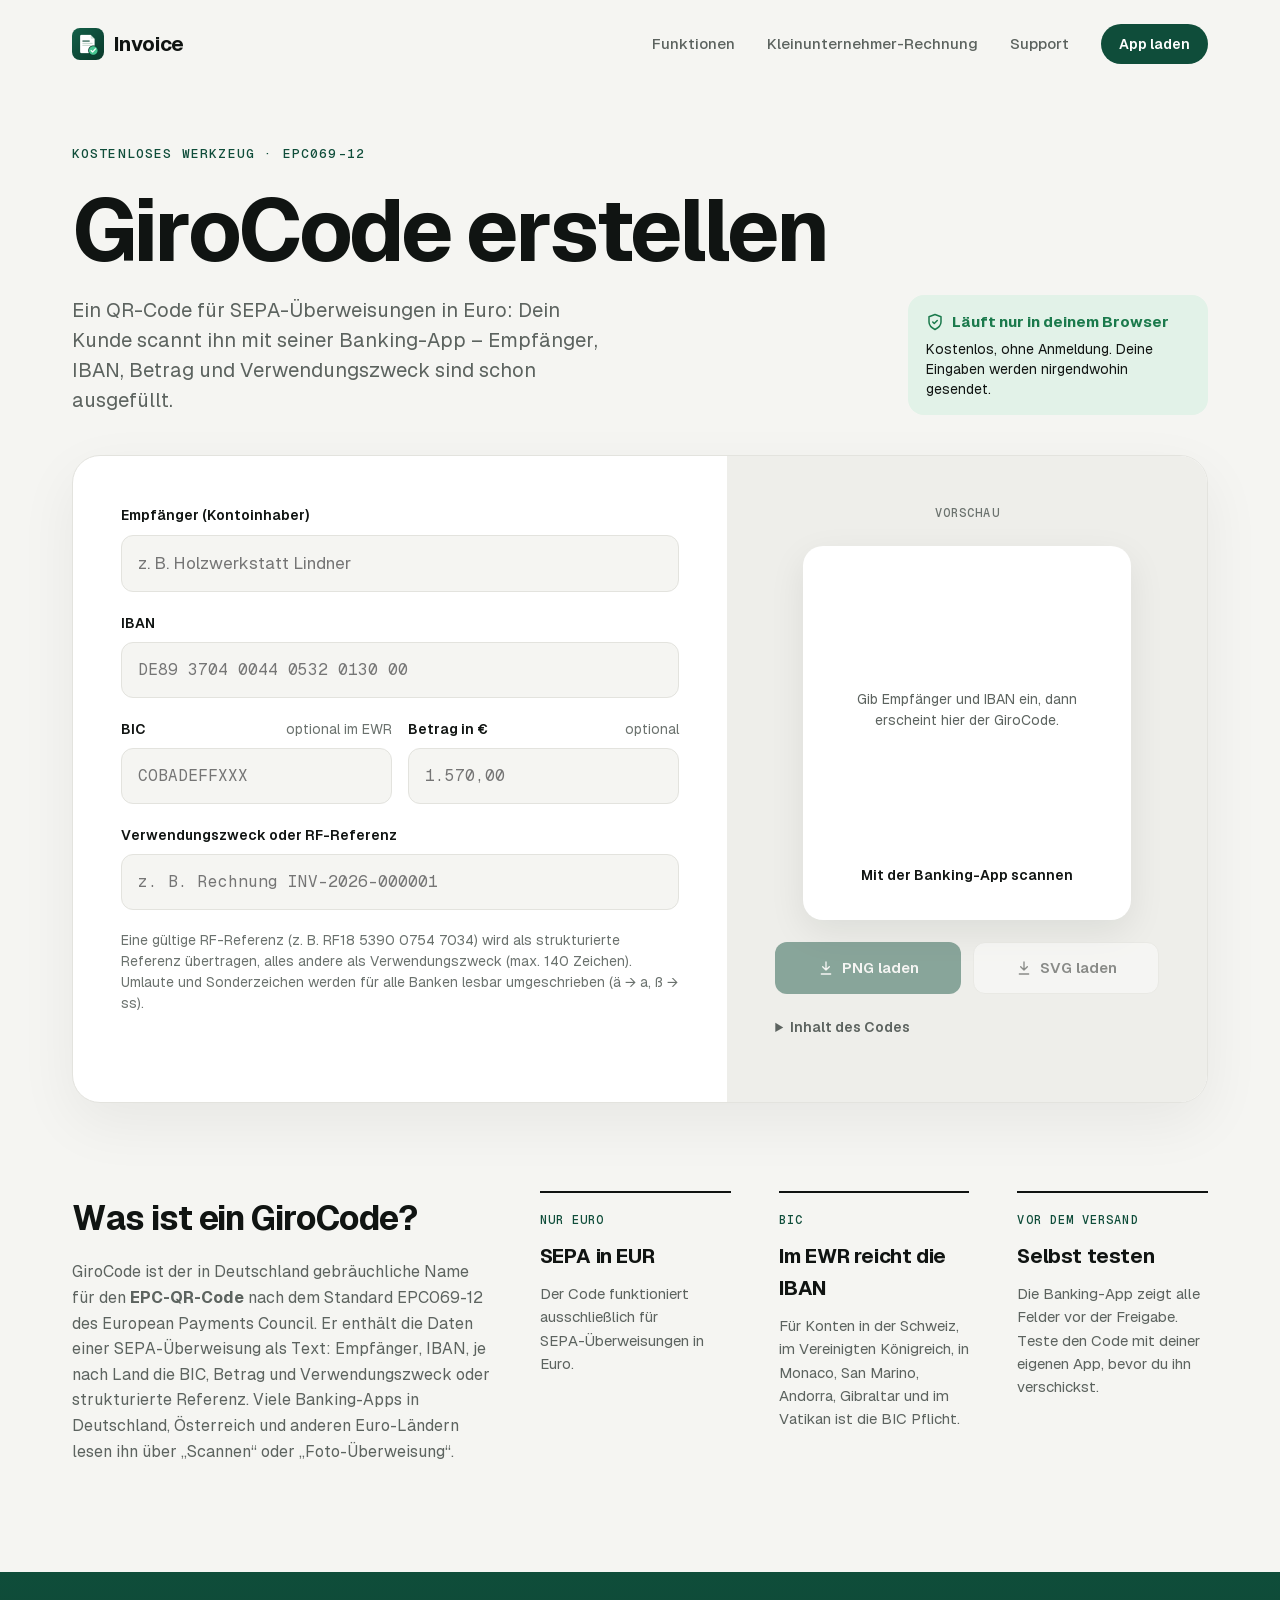
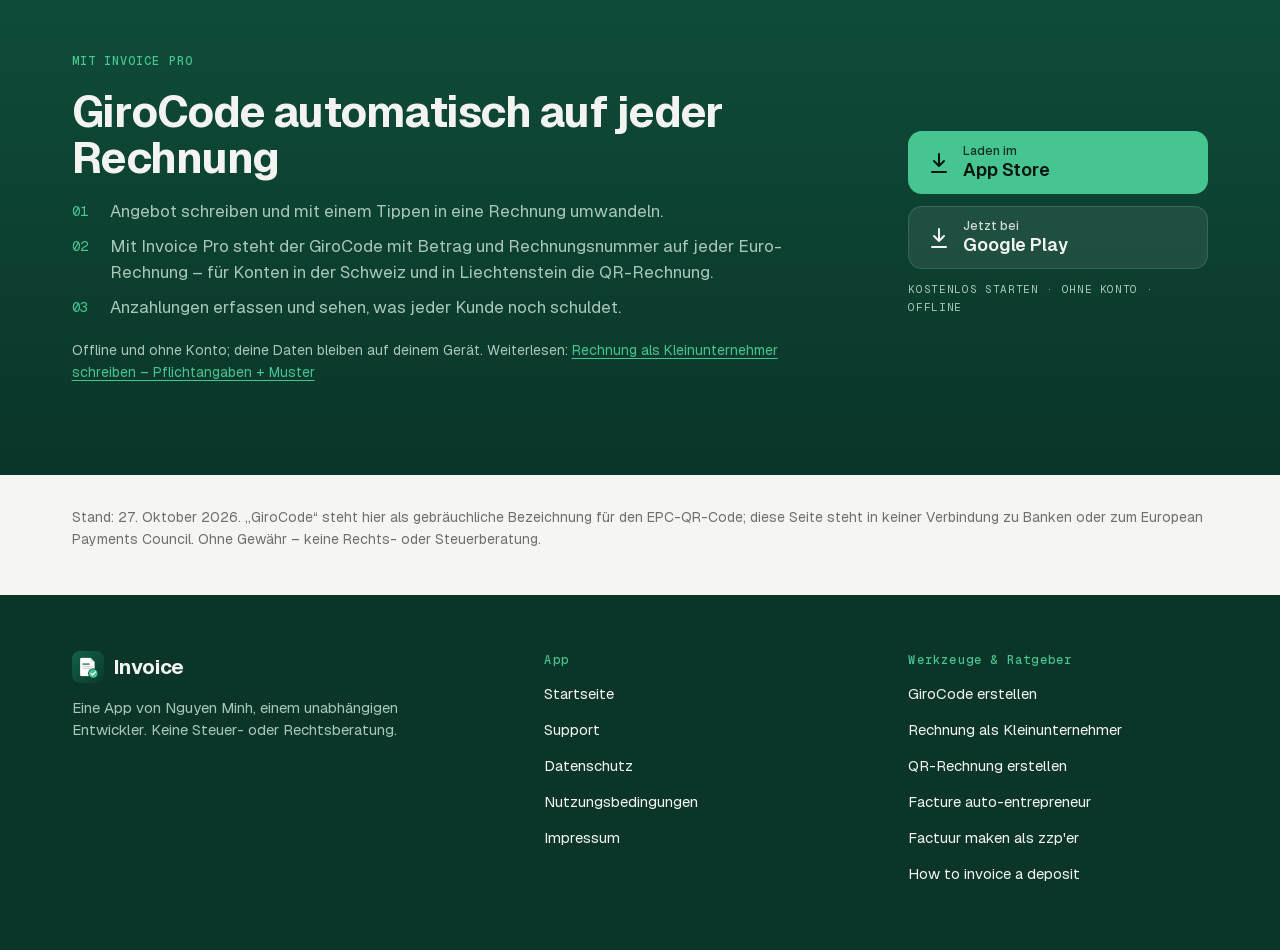
<file: invoice/de/girocode-erstellen.html>
<!doctype html>
<html lang="de">
<head>
<meta charset="utf-8">
<meta name="viewport" content="width=device-width, initial-scale=1">
<title>GiroCode erstellen – kostenloser EPC-QR-Generator</title>
<meta name="description" content="GiroCode (EPC-QR-Code) kostenlos erstellen: IBAN, Betrag und Verwendungszweck eingeben, als PNG oder SVG laden. Läuft nur im Browser, nichts wird gesendet.">
<meta name="campaign" content="tool-de-girocode">
<meta name="theme-color" content="#F5F5F2" media="(prefers-color-scheme: light)">
<meta name="theme-color" content="#0C0D0D" media="(prefers-color-scheme: dark)">
<link rel="canonical" href="https://minhvblc.github.io/invoice/de/girocode-erstellen.html">
<meta property="og:type" content="website">
<meta property="og:title" content="GiroCode erstellen – kostenlos, im Browser">
<meta property="og:description" content="EPC-QR-Code für SEPA-Überweisungen erstellen und als PNG oder SVG herunterladen.">
<meta property="og:url" content="https://minhvblc.github.io/invoice/de/girocode-erstellen.html">
<link rel="icon" href="../icon.png">
<link rel="preload" href="../fonts/geist-700.ttf" as="font" type="font/ttf" crossorigin>
<link rel="stylesheet" href="../site.css">
</head>
<body>
<div class="wrap">
<header class="top">
  <a class="brand" href="../"><img src="../icon.png" alt="" width="32" height="32">Invoice</a>
  <nav aria-label="Hauptmenü">
    <a href="../#features">Funktionen</a><a href="kleinunternehmer-rechnung.html">Kleinunternehmer-Rechnung</a><a class="keep" href="../support.html">Support</a>
    <a class="pill" href="#app">App laden</a>
  </nav>
</header>

<main>
<div class="tool-head">
  <div>
    <p class="crumb">Kostenloses Werkzeug · EPC069-12</p>
    <h1 class="display-2">GiroCode erstellen</h1>
    <p class="lead">Ein QR-Code für SEPA-Überweisungen in Euro: Dein Kunde scannt ihn mit seiner Banking-App – Empfänger, IBAN, Betrag und Verwendungszweck sind schon ausgefüllt.</p>
  </div>
  <div class="privacy-note">
    <b><svg viewBox="0 0 24 24" fill="none" stroke="currentColor" stroke-width="2" stroke-linecap="round" stroke-linejoin="round" aria-hidden="true"><path d="M12 22s8-4 8-10V5l-8-3-8 3v7c0 6 8 10 8 10Z"/><path d="m9 12 2 2 4-4"/></svg>Läuft nur in deinem Browser</b>
    Kostenlos, ohne Anmeldung. Deine Eingaben werden nirgendwohin gesendet.
  </div>
</div>

<section id="generator" class="workbench" aria-label="GiroCode-Generator">
  <form id="form" autocomplete="off" onsubmit="return false">
    <noscript><p class="err">Der GiroCode-Generator braucht JavaScript – er läuft komplett in deinem Browser und sendet nichts.</p></noscript>
    <div class="field"><label for="name">Empfänger (Kontoinhaber)</label>
      <input id="name" maxlength="70" placeholder="z. B. Holzwerkstatt Lindner"></div>
    <div class="field"><label for="iban">IBAN</label>
      <input id="iban" class="mono" inputmode="text" spellcheck="false" placeholder="DE89 3704 0044 0532 0130 00"></div>
    <div class="field-row">
      <div class="field"><label for="bic">BIC <span class="opt">optional im EWR</span></label>
        <input id="bic" class="mono" spellcheck="false" placeholder="COBADEFFXXX"></div>
      <div class="field"><label for="amount">Betrag in € <span class="opt">optional</span></label>
        <input id="amount" class="mono" inputmode="decimal" placeholder="1.570,00"></div>
    </div>
    <div class="field"><label for="ref">Verwendungszweck oder RF-Referenz</label>
      <input id="ref" class="mono" maxlength="140" placeholder="z. B. Rechnung INV-2026-000001"></div>
    <p class="hint">Eine gültige RF-Referenz (z. B. RF18 5390 0754 7034) wird als strukturierte Referenz übertragen, alles andere als Verwendungszweck (max. 140 Zeichen).
      Umlaute und Sonderzeichen werden für alle Banken lesbar umgeschrieben (ä → a, ß → ss).</p>
    <p class="err" id="err" role="alert"></p>
  </form>
  <div class="preview">
    <span class="kicker">Vorschau</span>
    <div class="qr-card">
      <div id="qr"><div class="empty">Gib Empfänger und IBAN ein, dann erscheint hier der GiroCode.</div></div>
      <p class="under">Mit der Banking-App scannen</p>
    </div>
    <div class="buttons">
      <button class="btn primary" type="button" id="png" disabled><svg viewBox="0 0 24 24" fill="none" stroke="currentColor" stroke-width="2" stroke-linecap="round" stroke-linejoin="round" aria-hidden="true"><path d="M12 3v12m0 0-5-5m5 5 5-5M5 21h14"/></svg>PNG laden</button>
      <button class="btn" type="button" id="svg" disabled><svg viewBox="0 0 24 24" fill="none" stroke="currentColor" stroke-width="2" stroke-linecap="round" stroke-linejoin="round" aria-hidden="true"><path d="M12 3v12m0 0-5-5m5 5 5-5M5 21h14"/></svg>SVG laden</button>
    </div>
    <details><summary>Inhalt des Codes</summary><pre id="payload"></pre></details>
  </div>
</section>

<section id="was-ist" class="explainer">
  <div>
    <h2>Was ist ein GiroCode?</h2>
    <p>GiroCode ist der in Deutschland gebräuchliche Name für den <strong>EPC-QR-Code</strong> nach dem Standard EPC069-12 des European Payments Council.
      Er enthält die Daten einer SEPA-Überweisung als Text: Empfänger, IBAN, je nach Land die BIC, Betrag und Verwendungszweck oder strukturierte Referenz.
      Viele Banking-Apps in Deutschland, Österreich und anderen Euro-Ländern lesen ihn über „Scannen“ oder „Foto-Überweisung“.</p>
  </div>
  <div class="col"><span class="kicker">Nur Euro</span><h3>SEPA in EUR</h3><p>Der Code funktioniert ausschließlich für SEPA-Überweisungen in Euro.</p></div>
  <div class="col"><span class="kicker">BIC</span><h3>Im EWR reicht die IBAN</h3><p>Für Konten in der Schweiz, im Vereinigten Königreich, in Monaco, San Marino, Andorra, Gibraltar und im Vatikan ist die BIC Pflicht.</p></div>
  <div class="col"><span class="kicker">Vor dem Versand</span><h3>Selbst testen</h3><p>Die Banking-App zeigt alle Felder vor der Freigabe. Teste den Code mit deiner eigenen App, bevor du ihn verschickst.</p></div>
</section>
</main>
</div>

<section id="app" class="on-forest cta-band">
<div class="wrap inner">
  <div>
    <span class="kicker">Mit Invoice Pro</span>
    <h2>GiroCode automatisch auf jeder Rechnung</h2>
    <ol>
      <li>Angebot schreiben und mit einem Tippen in eine Rechnung umwandeln.</li>
      <li>Mit Invoice Pro steht der GiroCode mit Betrag und Rechnungsnummer auf jeder Euro-Rechnung – für Konten in der Schweiz und in Liechtenstein die QR-Rechnung.</li>
      <li>Anzahlungen erfassen und sehen, was jeder Kunde noch schuldet.</li>
    </ol>
    <p class="small" style="color:var(--on-forest-2); margin-top:18px">Offline und ohne Konto; deine Daten bleiben auf deinem Gerät.
      Weiterlesen: <a href="kleinunternehmer-rechnung.html">Rechnung als Kleinunternehmer schreiben – Pflichtangaben + Muster</a></p>
  </div>
  <div class="store-buttons">
    <a class="store-btn primary" data-store="ios" href="https://apps.apple.com/app/apple-store/id6825215204?mt=8&amp;ct=tool-de-girocode">
      <svg viewBox="0 0 24 24" fill="none" stroke="currentColor" stroke-width="2" stroke-linecap="round" stroke-linejoin="round" aria-hidden="true"><path d="M12 3v12m0 0-5-5m5 5 5-5M5 21h14"/></svg>
      <span><span class="sub">Laden im</span><span class="main">App Store</span></span></a>
    <a class="store-btn secondary" data-store="android" href="https://play.google.com/store/apps/details?id=com.minh.invoice&amp;referrer=utm_source%3Dtool%26utm_medium%3Dweb%26utm_campaign%3Dtool-de-girocode">
      <svg viewBox="0 0 24 24" fill="none" stroke="currentColor" stroke-width="2" stroke-linecap="round" stroke-linejoin="round" aria-hidden="true"><path d="M12 3v12m0 0-5-5m5 5 5-5M5 21h14"/></svg>
      <span><span class="sub">Jetzt bei</span><span class="main">Google Play</span></span></a>
    <p class="microcopy">KOSTENLOS STARTEN · OHNE KONTO · OFFLINE</p>
  </div>
</div>
</section>

<div class="wrap">
  <p class="sources">Stand: 27. Oktober 2026. „GiroCode“ steht hier als gebräuchliche Bezeichnung für den EPC-QR-Code; diese Seite steht in keiner Verbindung zu Banken oder zum
    European Payments Council. Ohne Gewähr – keine Rechts- oder Steuerberatung.</p>
</div>

<footer class="site">
<div class="wrap">
  <div class="cols">
    <div><a class="brand" href="../"><img src="../icon.png" alt="" width="32" height="32">Invoice</a>
      <p class="about">Eine App von Nguyen Minh, einem unabhängigen Entwickler. Keine Steuer- oder Rechtsberatung.</p></div>
    <div><h2>App</h2><ul><li><a href="../">Startseite</a></li><li><a href="../support.html">Support</a></li><li><a href="../privacy.html#website-de">Datenschutz</a></li>
      <li><a href="../terms.html">Nutzungsbedingungen</a></li><li><a href="../impressum.html" hreflang="de">Impressum</a></li></ul></div>
    <div><h2>Werkzeuge &amp; Ratgeber</h2><ul><li><a href="girocode-erstellen.html" hreflang="de">GiroCode erstellen</a></li>
      <li><a href="kleinunternehmer-rechnung.html" hreflang="de">Rechnung als Kleinunternehmer</a></li>
      <li><a href="../ch/qr-rechnung.html" hreflang="de-CH">QR-Rechnung erstellen</a></li>
      <li><a href="../fr/facture-auto-entrepreneur.html" hreflang="fr">Facture auto-entrepreneur</a></li>
      <li><a href="../nl/factuur-zzp.html" hreflang="nl">Factuur maken als zzp'er</a></li>
      <li><a href="../en/deposit-invoice.html" hreflang="en">How to invoice a deposit</a></li></ul></div>
  </div>
</div>
</footer>
<script src="../tools/epc.js"></script>
<script>
(function () {
  var E = window.InvoiceEPC;
  var $ = function (id) { return document.getElementById(id); };
  var current = null;
  var MESSAGES = {
    "epc.iban": "Bitte eine gültige IBAN aus dem SEPA-Raum eingeben.",
    "epc.bic": "Für Konten außerhalb des EWR (z. B. in der Schweiz oder im Vereinigten Königreich) ist die BIC erforderlich.",
    "epc.amount": "Der Betrag muss zwischen 0,01 € und 999.999.999,99 € liegen.",
    "amount.format": "Bitte den Betrag als Zahl eingeben, z. B. 1.570,00.",
    "epc.name": "Bitte den Empfänger eingeben.",
    "epc.tooLong": "Zu viel Text für einen GiroCode – kürze Empfänger oder Verwendungszweck."
  };

  // "1.570,00", "1570,5", "1570.50", "1 570" → Cent; "" → null; ungültig → NaN.
  function parseAmount(raw) {
    var s = raw.replace(/[\s€]/g, "");
    if (!s) return null;
    if (s.indexOf(",") >= 0) s = s.replace(/\./g, "").replace(",", ".");
    else if (/^\d{1,3}(\.\d{3})+$/.test(s)) s = s.replace(/\./g, "");
    if (!/^\d+(\.\d{1,2})?$/.test(s)) return NaN;
    var parts = s.split(".");
    return parseInt(parts[0], 10) * 100 + (parts[1] ? parseInt((parts[1] + "0").slice(0, 2), 10) : 0);
  }

  function update() {
    var name = $("name").value, iban = $("iban").value;
    current = null;
    $("png").disabled = $("svg").disabled = true;
    $("payload").textContent = "";
    if (!name.trim() && !iban.trim()) {
      $("err").textContent = "";
      $("qr").innerHTML = '<div class="empty">Gib Empfänger und IBAN ein, dann erscheint hier der GiroCode.</div>';
      return;
    }
    var minor = parseAmount($("amount").value);
    var r = isNaN(minor) ? { error: "amount.format" }
      : E.build({ name: name, iban: iban, bic: $("bic").value, amountMinor: minor, reference: $("ref").value, autoRF: false });
    if (r.error) {
      $("err").textContent = (r.error === "epc.iban" && !iban.trim()) ? "" : (MESSAGES[r.error] || "");
      $("qr").innerHTML = '<div class="empty">' + (MESSAGES[r.error] || "") + "</div>";
      return;
    }
    if ($("bic").value.trim() && !E.isValidBIC($("bic").value)) $("err").textContent = "Die BIC ist ungültig und wird weggelassen – innerhalb des EWR reicht die IBAN.";
    else $("err").textContent = "";
    var qr = E.encodeQR(r.ok);
    current = { qr: qr, svg: E.toSVG(qr) };
    $("qr").innerHTML = current.svg;
    $("payload").textContent = r.ok;
    $("png").disabled = $("svg").disabled = false;
  }

  function download(blob, filename) {
    var a = document.createElement("a");
    a.href = URL.createObjectURL(blob); a.download = filename;
    document.body.appendChild(a); a.click(); a.remove();
    setTimeout(function () { URL.revokeObjectURL(a.href); }, 1000);
  }

  $("svg").addEventListener("click", function () {
    if (current) download(new Blob([current.svg], { type: "image/svg+xml" }), "girocode.svg");
  });
  $("png").addEventListener("click", function () {
    if (!current) return;
    var qr = current.qr, scale = 12, quiet = 4, n = qr.size + quiet * 2;
    var c = document.createElement("canvas"); c.width = c.height = n * scale;
    var g = c.getContext("2d");
    g.fillStyle = "#fff"; g.fillRect(0, 0, c.width, c.height); g.fillStyle = "#000";
    for (var y = 0; y < qr.size; y++) for (var x = 0; x < qr.size; x++)
      if (qr.isDark(x, y)) g.fillRect((x + quiet) * scale, (y + quiet) * scale, scale, scale);
    c.toBlob(function (b) { download(b, "girocode.png"); }, "image/png");
  });
  ["name", "iban", "bic", "amount", "ref"].forEach(function (id) { $(id).addEventListener("input", update); });
  update();
})();
</script>
<script src="../store-links.js"></script>
</body>
</html>
</file>
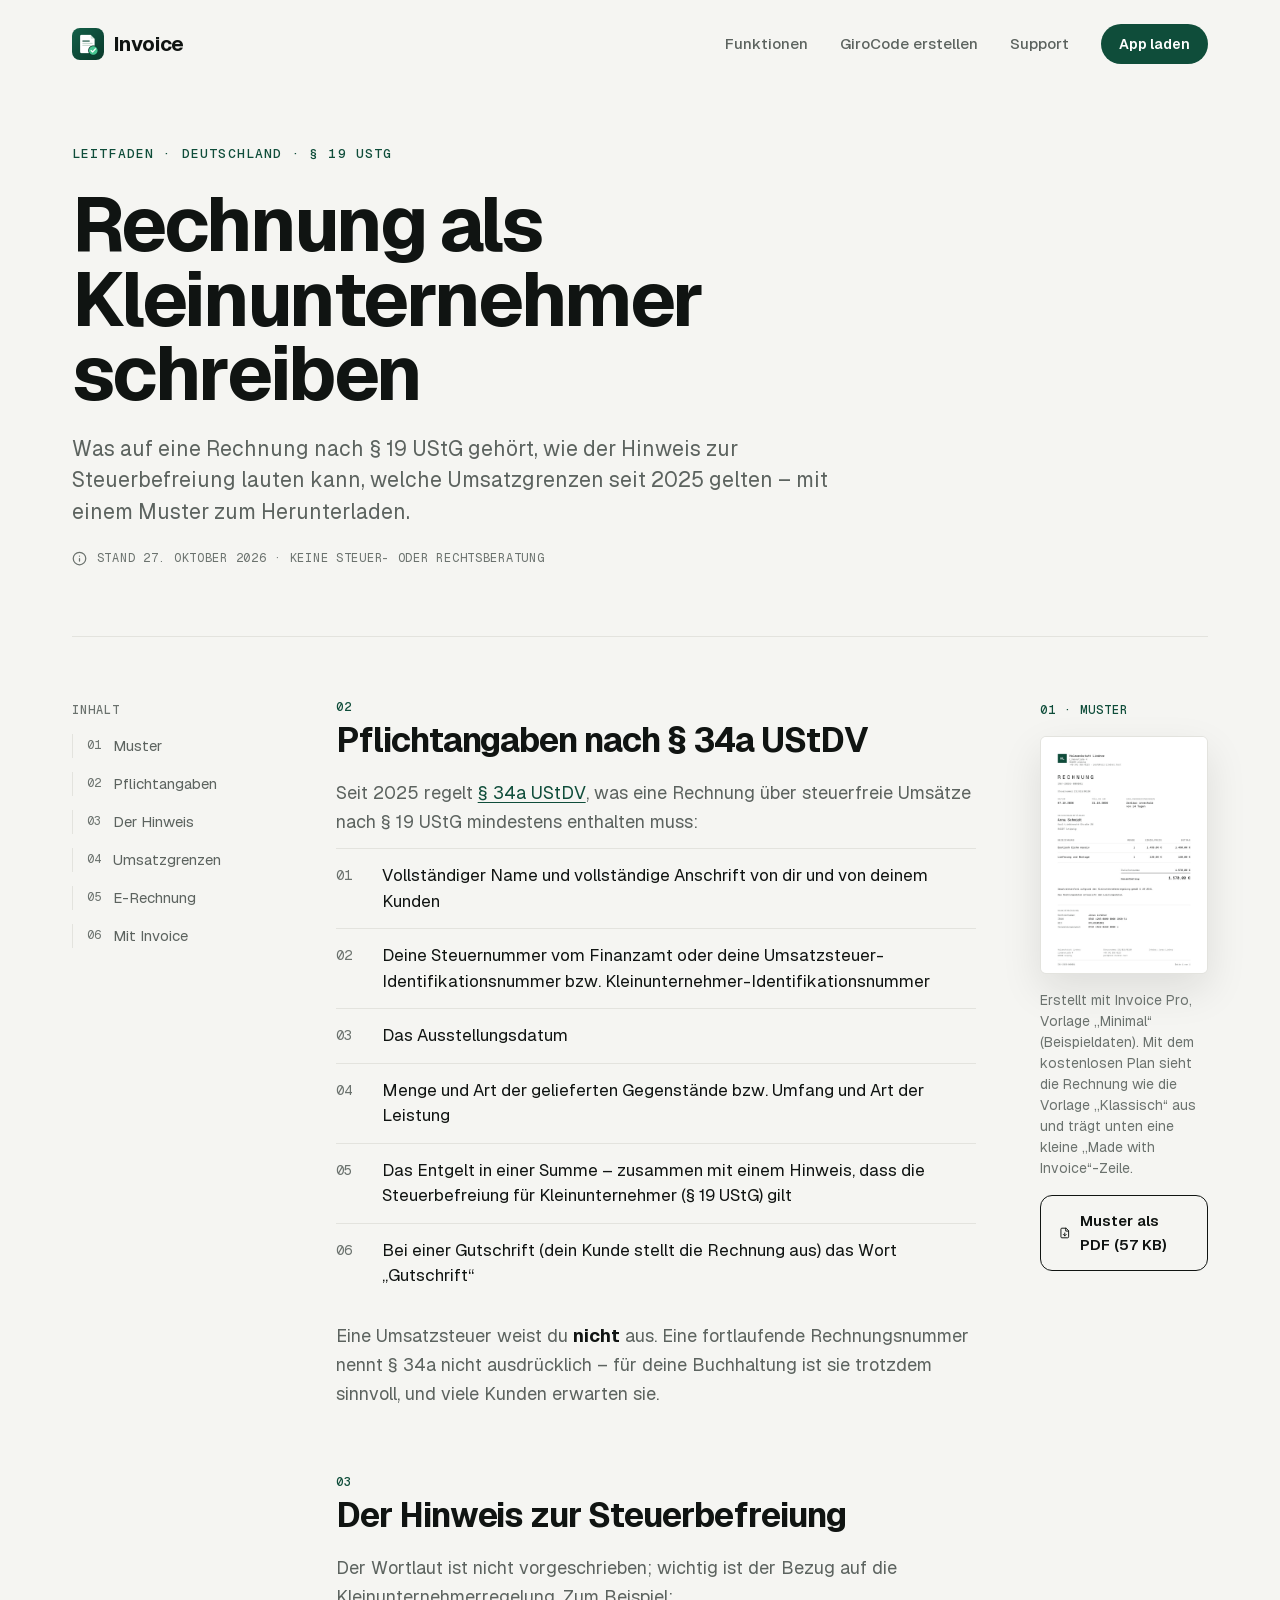
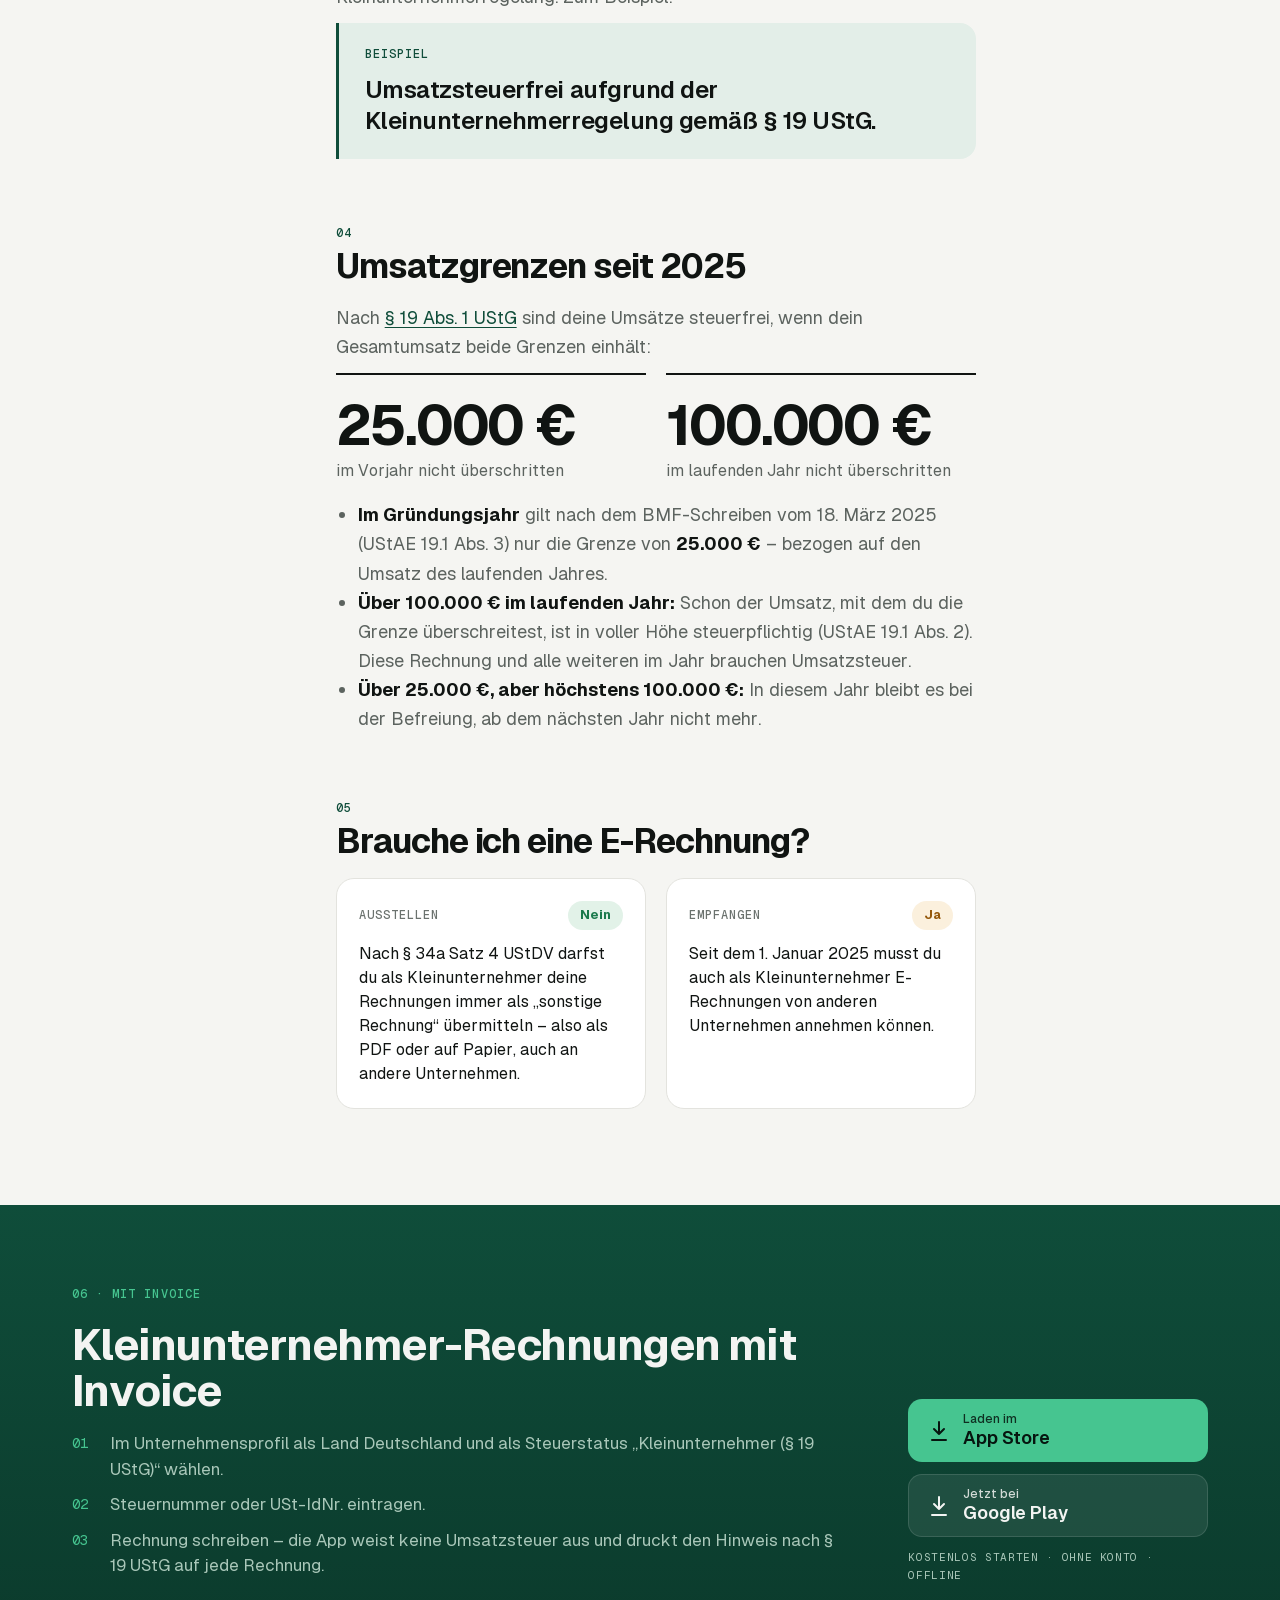
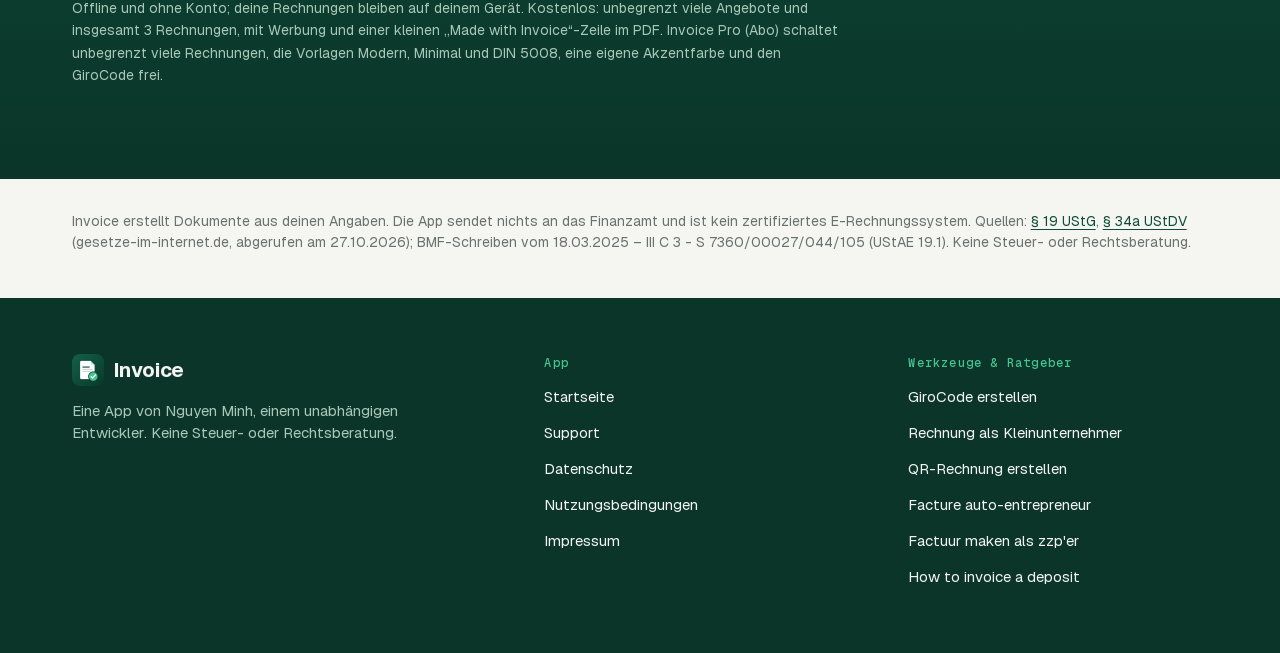
<file: invoice/de/kleinunternehmer-rechnung.html>
<!doctype html>
<html lang="de">
<head>
<meta charset="utf-8">
<meta name="viewport" content="width=device-width, initial-scale=1">
<title>Kleinunternehmer-Rechnung: Pflichtangaben + Muster (PDF)</title>
<meta name="description" content="Pflichtangaben nach § 34a UStDV, der Hinweis nach § 19 UStG, die Umsatzgrenzen seit 2025 und ein kostenloses Muster als PDF – für Kleinunternehmer.">
<meta name="campaign" content="seo-de-kleinunternehmer">
<meta name="theme-color" content="#F5F5F2" media="(prefers-color-scheme: light)">
<meta name="theme-color" content="#0C0D0D" media="(prefers-color-scheme: dark)">
<link rel="canonical" href="https://minhvblc.github.io/invoice/de/kleinunternehmer-rechnung.html">
<meta property="og:type" content="article">
<meta property="og:title" content="Rechnung als Kleinunternehmer: Pflichtangaben + Muster">
<meta property="og:description" content="Pflichtangaben nach § 34a UStDV, Hinweis nach § 19 UStG, Umsatzgrenzen seit 2025 und ein Muster als PDF.">
<meta property="og:url" content="https://minhvblc.github.io/invoice/de/kleinunternehmer-rechnung.html">
<meta property="og:image" content="https://minhvblc.github.io/invoice/img/rechnung-kleinunternehmer.jpg">
<link rel="icon" href="../icon.png">
<link rel="preload" href="../fonts/geist-700.ttf" as="font" type="font/ttf" crossorigin>
<link rel="stylesheet" href="../site.css">
<script type="application/ld+json">
{
  "@context": "https://schema.org",
  "@type": "Article",
  "headline": "Rechnung als Kleinunternehmer schreiben: Pflichtangaben nach § 34a UStDV + Muster",
  "inLanguage": "de",
  "dateModified": "2026-10-27",
  "author": { "@type": "Person", "name": "Nguyen Minh" }
}
</script>
</head>
<body>
<div class="wrap">
<header class="top">
  <a class="brand" href="../"><img src="../icon.png" alt="" width="32" height="32">Invoice</a>
  <nav aria-label="Hauptmenü">
    <a href="../#features">Funktionen</a><a href="girocode-erstellen.html">GiroCode erstellen</a><a class="keep" href="../support.html">Support</a>
    <a class="pill" href="#app">App laden</a>
  </nav>
</header>
</div>

<main>
<div class="wrap">
<header class="article-head">
  <p class="crumb">Leitfaden · Deutschland · § 19 UStG</p>
  <h1 class="display-2">Rechnung als Kleinunternehmer schreiben</h1>
  <p class="lead">Was auf eine Rechnung nach § 19 UStG gehört, wie der Hinweis zur Steuerbefreiung lauten kann, welche Umsatzgrenzen seit 2025 gelten – mit einem Muster zum Herunterladen.</p>
  <p class="meta"><svg viewBox="0 0 24 24" fill="none" stroke="currentColor" stroke-width="2" stroke-linecap="round" aria-hidden="true"><circle cx="12" cy="12" r="10"/><path d="M12 16v-4M12 8h.01"/></svg>
    Stand 27. Oktober 2026 · Keine Steuer- oder Rechtsberatung</p>
</header>

<div class="article">
  <nav class="toc" aria-label="Inhalt">
    <span class="kicker">Inhalt</span>
    <ol><li><a href="#muster">Muster</a></li><li><a href="#pflichtangaben">Pflichtangaben</a></li><li><a href="#hinweis">Der Hinweis</a></li>
      <li><a href="#grenzen">Umsatzgrenzen</a></li><li><a href="#e-rechnung">E-Rechnung</a></li><li><a href="#app">Mit Invoice</a></li></ol>
  </nav>

  <aside class="sample" id="muster" aria-labelledby="muster-h">
    <span class="kicker" id="muster-h">01 · Muster</span>
    <a href="../samples/rechnung-kleinunternehmer-muster.pdf"><img src="../img/rechnung-kleinunternehmer.jpg" width="876" height="1240" loading="lazy"
      alt="Muster einer Kleinunternehmer-Rechnung: Name und Anschrift der Holzwerkstatt Lindner und der Kundin, Steuernummer, Rechnungsdatum, Positionen, Gesamtbetrag ohne Umsatzsteuer und Hinweis „Umsatzsteuerfrei aufgrund der Kleinunternehmerregelung gemäß § 19 UStG.“"></a>
    <p class="cap">Erstellt mit Invoice Pro, Vorlage „Minimal“ (Beispieldaten). Mit dem kostenlosen Plan sieht die Rechnung wie die Vorlage „Klassisch“ aus und trägt unten eine kleine „Made with Invoice“-Zeile.</p>
    <a class="btn-outline" href="../samples/rechnung-kleinunternehmer-muster.pdf" download>
      <svg viewBox="0 0 24 24" fill="none" stroke="currentColor" stroke-width="2" stroke-linecap="round" stroke-linejoin="round" aria-hidden="true"><path d="M14 2H6a2 2 0 0 0-2 2v16a2 2 0 0 0 2 2h12a2 2 0 0 0 2-2V8zM14 2v6h6M12 18v-6M9 15l3 3 3-3"/></svg>
      Muster als PDF (57 KB)</a>
  </aside>

  <div class="content">
    <section id="pflichtangaben">
      <h2><span class="n">02</span>Pflichtangaben nach § 34a UStDV</h2>
      <p>Seit 2025 regelt <a href="https://www.gesetze-im-internet.de/ustdv_1980/__34a.html">§ 34a UStDV</a>, was eine Rechnung über steuerfreie Umsätze nach § 19 UStG mindestens enthalten muss:</p>
      <ol class="check">
        <li>Vollständiger Name und vollständige Anschrift von dir und von deinem Kunden</li>
        <li>Deine Steuernummer vom Finanzamt oder deine Umsatzsteuer-Identifikationsnummer bzw. Kleinunternehmer-Identifikationsnummer</li>
        <li>Das Ausstellungsdatum</li>
        <li>Menge und Art der gelieferten Gegenstände bzw. Umfang und Art der Leistung</li>
        <li>Das Entgelt in einer Summe – zusammen mit einem Hinweis, dass die Steuerbefreiung für Kleinunternehmer (§ 19 UStG) gilt</li>
        <li>Bei einer Gutschrift (dein Kunde stellt die Rechnung aus) das Wort „Gutschrift“</li>
      </ol>
      <p>Eine Umsatzsteuer weist du <strong>nicht</strong> aus. Eine fortlaufende Rechnungsnummer nennt § 34a nicht ausdrücklich – für deine Buchhaltung ist sie trotzdem sinnvoll, und viele Kunden erwarten sie.</p>
    </section>

    <section id="hinweis">
      <h2><span class="n">03</span>Der Hinweis zur Steuerbefreiung</h2>
      <p>Der Wortlaut ist nicht vorgeschrieben; wichtig ist der Bezug auf die Kleinunternehmerregelung. Zum Beispiel:</p>
      <div class="quote"><span class="kicker">Beispiel</span><p>Umsatzsteuerfrei aufgrund der Kleinunternehmerregelung gemäß §&nbsp;19&nbsp;UStG.</p></div>
    </section>

    <section id="grenzen">
      <h2><span class="n">04</span>Umsatzgrenzen seit 2025</h2>
      <p>Nach <a href="https://www.gesetze-im-internet.de/ustg_1980/__19.html">§ 19 Abs. 1 UStG</a> sind deine Umsätze steuerfrei, wenn dein Gesamtumsatz beide Grenzen einhält:</p>
      <div class="stats">
        <div><b>25.000 €</b><span>im Vorjahr nicht überschritten</span></div>
        <div><b>100.000 €</b><span>im laufenden Jahr nicht überschritten</span></div>
      </div>
      <ul>
        <li><strong>Im Gründungsjahr</strong> gilt nach dem BMF-Schreiben vom 18. März 2025 (UStAE 19.1 Abs. 3) nur die Grenze von <strong>25.000 €</strong> – bezogen auf den Umsatz des laufenden Jahres.</li>
        <li><strong>Über 100.000 € im laufenden Jahr:</strong> Schon der Umsatz, mit dem du die Grenze überschreitest, ist in voller Höhe steuerpflichtig (UStAE 19.1 Abs. 2). Diese Rechnung und alle weiteren im Jahr brauchen Umsatzsteuer.</li>
        <li><strong>Über 25.000 €, aber höchstens 100.000 €:</strong> In diesem Jahr bleibt es bei der Befreiung, ab dem nächsten Jahr nicht mehr.</li>
      </ul>
    </section>

    <section id="e-rechnung">
      <h2><span class="n">05</span>Brauche ich eine E-Rechnung?</h2>
      <div class="answers">
        <div><div class="h"><span class="kicker">Ausstellen</span><span class="tag no">Nein</span></div>
          <p>Nach § 34a Satz 4 UStDV darfst du als Kleinunternehmer deine Rechnungen immer als „sonstige Rechnung“ übermitteln – also als PDF oder auf Papier, auch an andere Unternehmen.</p></div>
        <div><div class="h"><span class="kicker">Empfangen</span><span class="tag yes">Ja</span></div>
          <p>Seit dem 1. Januar 2025 musst du auch als Kleinunternehmer E-Rechnungen von anderen Unternehmen annehmen können.</p></div>
      </div>
    </section>
  </div>
</div>
</div>

<section id="app" class="on-forest cta-band">
<div class="wrap inner">
  <div>
    <span class="kicker">06 · Mit Invoice</span>
    <h2>Kleinunternehmer-Rechnungen mit Invoice</h2>
    <ol>
      <li>Im Unternehmensprofil als Land Deutschland und als Steuerstatus „Kleinunternehmer (§ 19 UStG)“ wählen.</li>
      <li>Steuernummer oder USt-IdNr. eintragen.</li>
      <li>Rechnung schreiben – die App weist keine Umsatzsteuer aus und druckt den Hinweis nach § 19 UStG auf jede Rechnung.</li>
    </ol>
    <p class="small" style="color:var(--on-forest-2); margin-top:18px">Offline und ohne Konto; deine Rechnungen bleiben auf deinem Gerät. Kostenlos: unbegrenzt viele Angebote und insgesamt 3 Rechnungen,
      mit Werbung und einer kleinen „Made with Invoice“-Zeile im PDF. Invoice Pro (Abo) schaltet unbegrenzt viele Rechnungen, die Vorlagen Modern, Minimal und DIN 5008,
      eine eigene Akzentfarbe und den GiroCode frei.</p>
  </div>
  <div class="store-buttons">
    <a class="store-btn primary" data-store="ios" href="https://apps.apple.com/app/apple-store/id6825215204?mt=8&amp;ct=seo-de-kleinunternehmer">
      <svg viewBox="0 0 24 24" fill="none" stroke="currentColor" stroke-width="2" stroke-linecap="round" stroke-linejoin="round" aria-hidden="true"><path d="M12 3v12m0 0-5-5m5 5 5-5M5 21h14"/></svg>
      <span><span class="sub">Laden im</span><span class="main">App Store</span></span></a>
    <a class="store-btn secondary" data-store="android" href="https://play.google.com/store/apps/details?id=com.minh.invoice&amp;referrer=utm_source%3Dseo%26utm_medium%3Dweb%26utm_campaign%3Dseo-de-kleinunternehmer">
      <svg viewBox="0 0 24 24" fill="none" stroke="currentColor" stroke-width="2" stroke-linecap="round" stroke-linejoin="round" aria-hidden="true"><path d="M12 3v12m0 0-5-5m5 5 5-5M5 21h14"/></svg>
      <span><span class="sub">Jetzt bei</span><span class="main">Google Play</span></span></a>
    <p class="microcopy">KOSTENLOS STARTEN · OHNE KONTO · OFFLINE</p>
  </div>
</div>
</section>

<div class="wrap">
  <p class="sources">Invoice erstellt Dokumente aus deinen Angaben. Die App sendet nichts an das Finanzamt und ist kein zertifiziertes E-Rechnungssystem.
    Quellen: <a href="https://www.gesetze-im-internet.de/ustg_1980/__19.html">§ 19 UStG</a>, <a href="https://www.gesetze-im-internet.de/ustdv_1980/__34a.html">§ 34a UStDV</a>
    (gesetze-im-internet.de, abgerufen am 27.10.2026); BMF-Schreiben vom 18.03.2025 – III C 3 - S 7360/00027/044/105 (UStAE 19.1). Keine Steuer- oder Rechtsberatung.</p>
</div>
</main>

<footer class="site">
<div class="wrap">
  <div class="cols">
    <div><a class="brand" href="../"><img src="../icon.png" alt="" width="32" height="32">Invoice</a>
      <p class="about">Eine App von Nguyen Minh, einem unabhängigen Entwickler. Keine Steuer- oder Rechtsberatung.</p></div>
    <div><h2>App</h2><ul><li><a href="../">Startseite</a></li><li><a href="../support.html">Support</a></li><li><a href="../privacy.html#website-de">Datenschutz</a></li>
      <li><a href="../terms.html">Nutzungsbedingungen</a></li><li><a href="../impressum.html" hreflang="de">Impressum</a></li></ul></div>
    <div><h2>Werkzeuge &amp; Ratgeber</h2><ul><li><a href="girocode-erstellen.html" hreflang="de">GiroCode erstellen</a></li>
      <li><a href="kleinunternehmer-rechnung.html" hreflang="de">Rechnung als Kleinunternehmer</a></li>
      <li><a href="../ch/qr-rechnung.html" hreflang="de-CH">QR-Rechnung erstellen</a></li>
      <li><a href="../fr/facture-auto-entrepreneur.html" hreflang="fr">Facture auto-entrepreneur</a></li>
      <li><a href="../nl/factuur-zzp.html" hreflang="nl">Factuur maken als zzp'er</a></li>
      <li><a href="../en/deposit-invoice.html" hreflang="en">How to invoice a deposit</a></li></ul></div>
  </div>
</div>
</footer>
<script src="../store-links.js"></script>
</body>
</html>
</file>
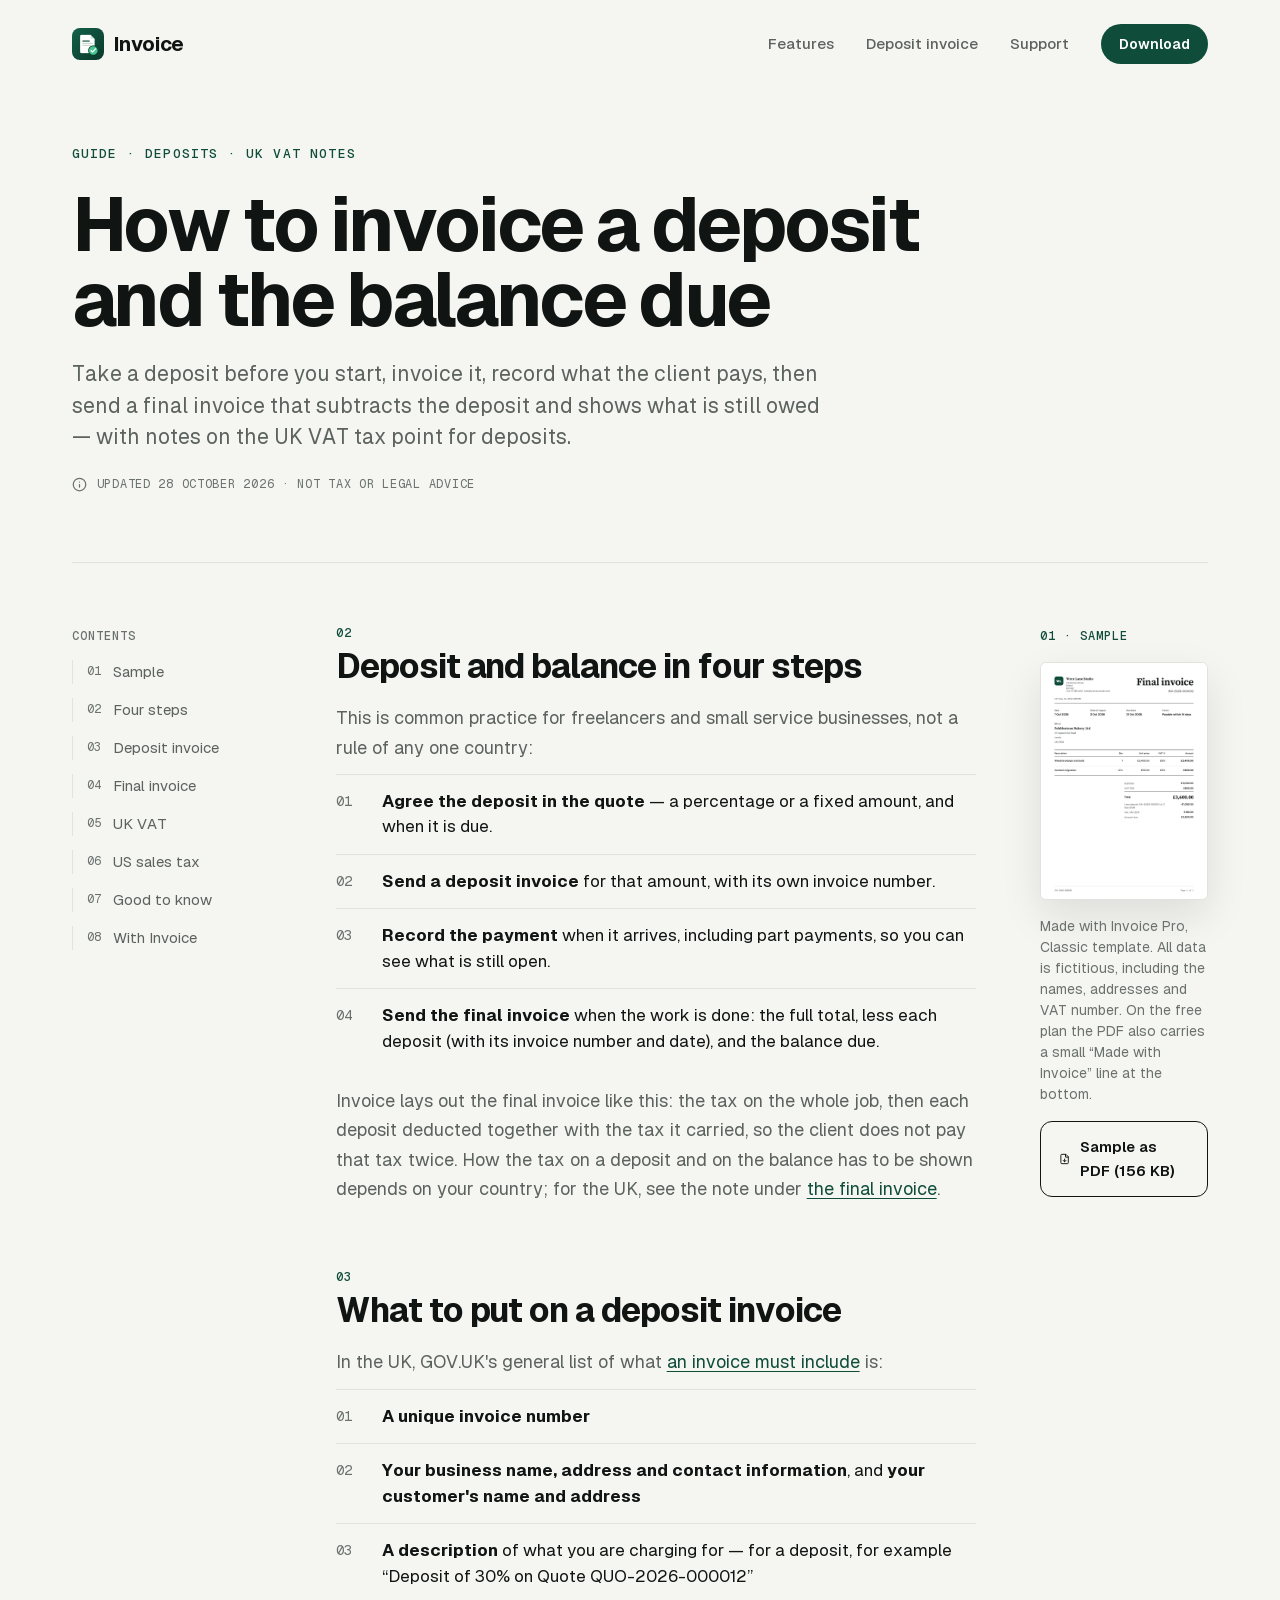
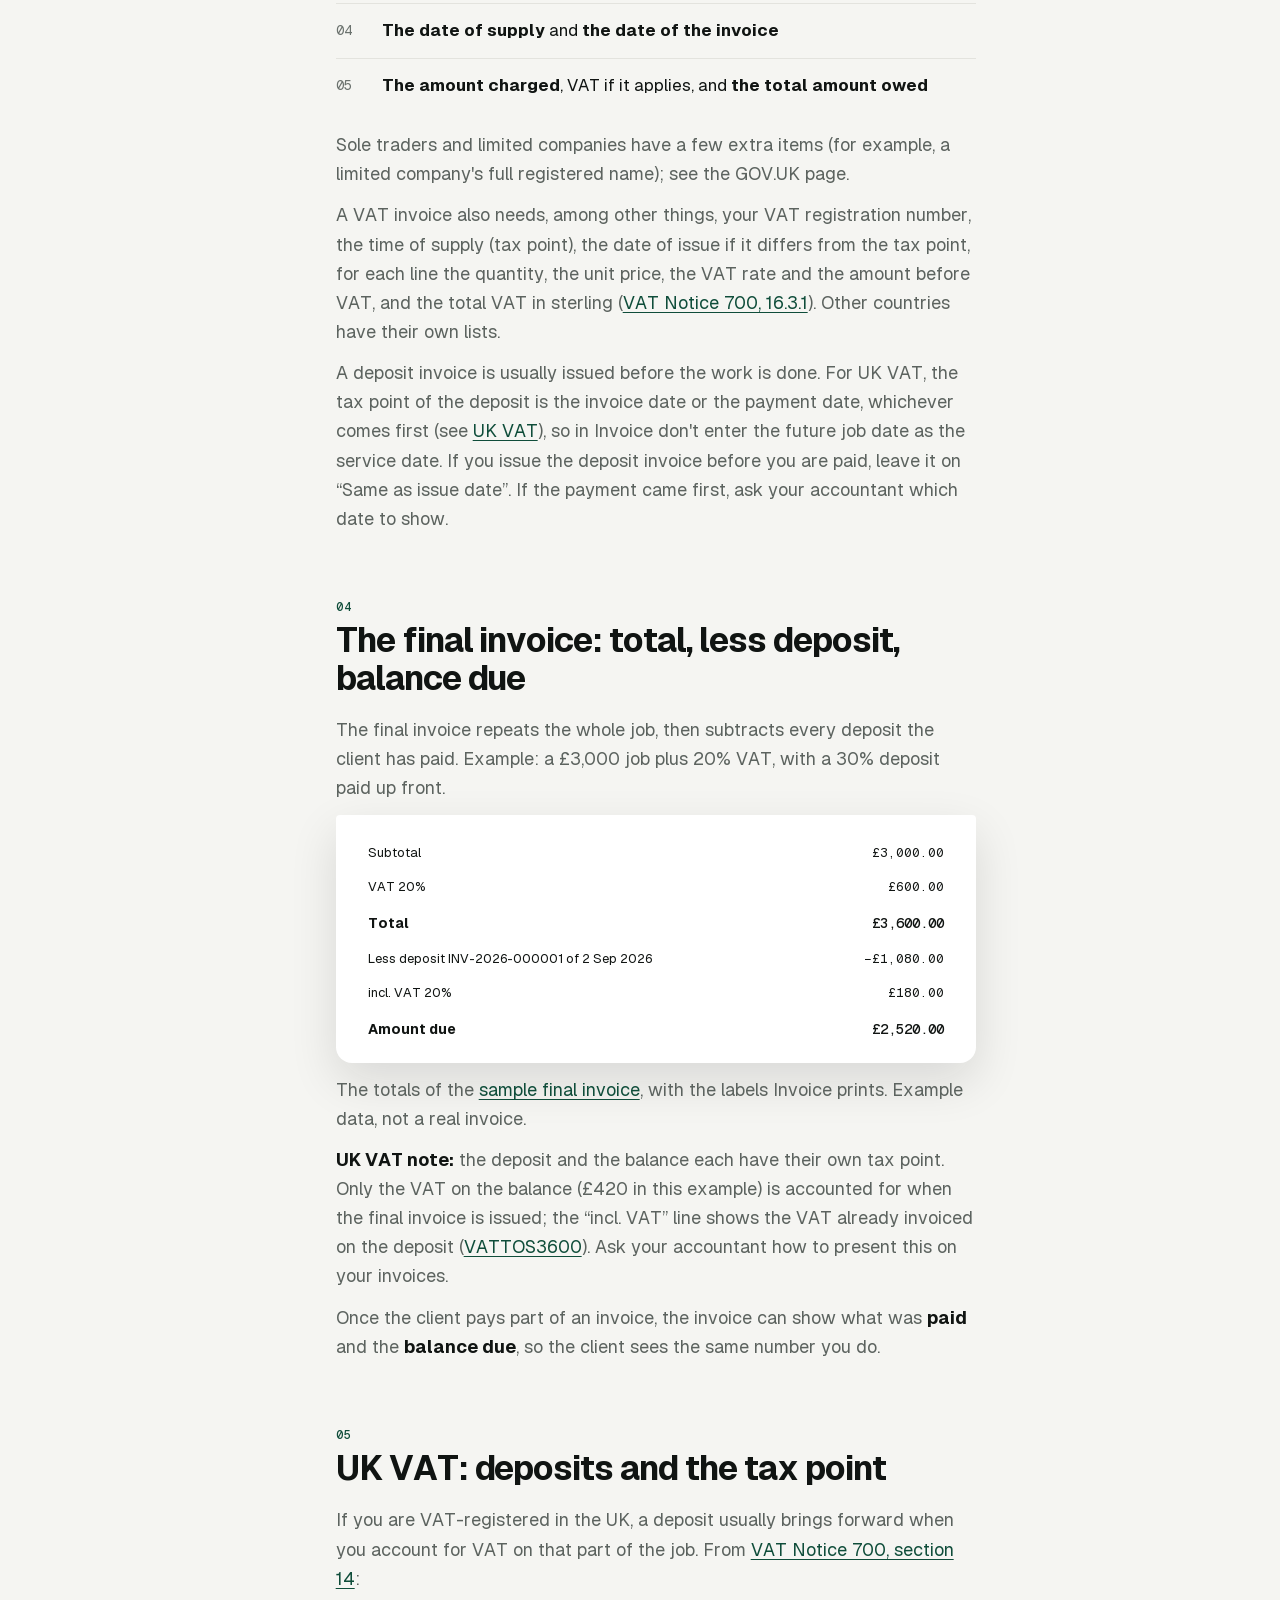
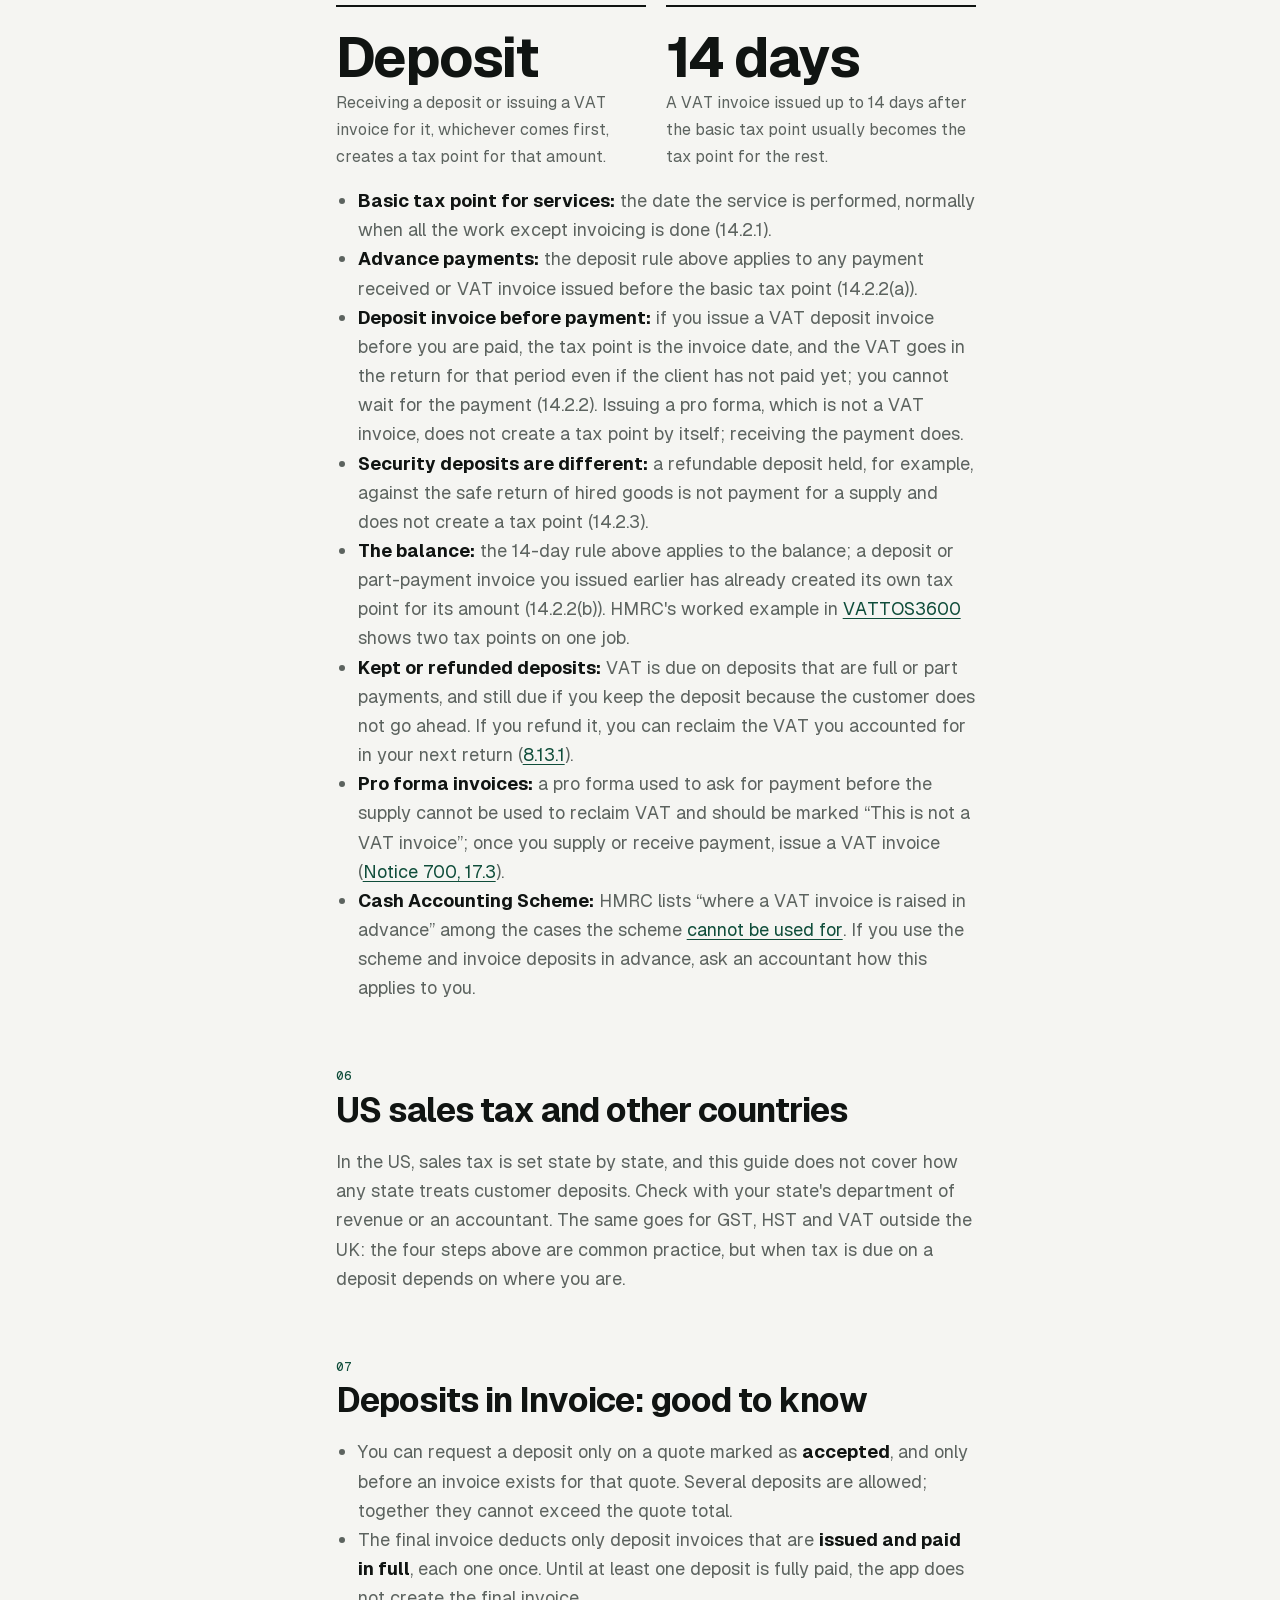
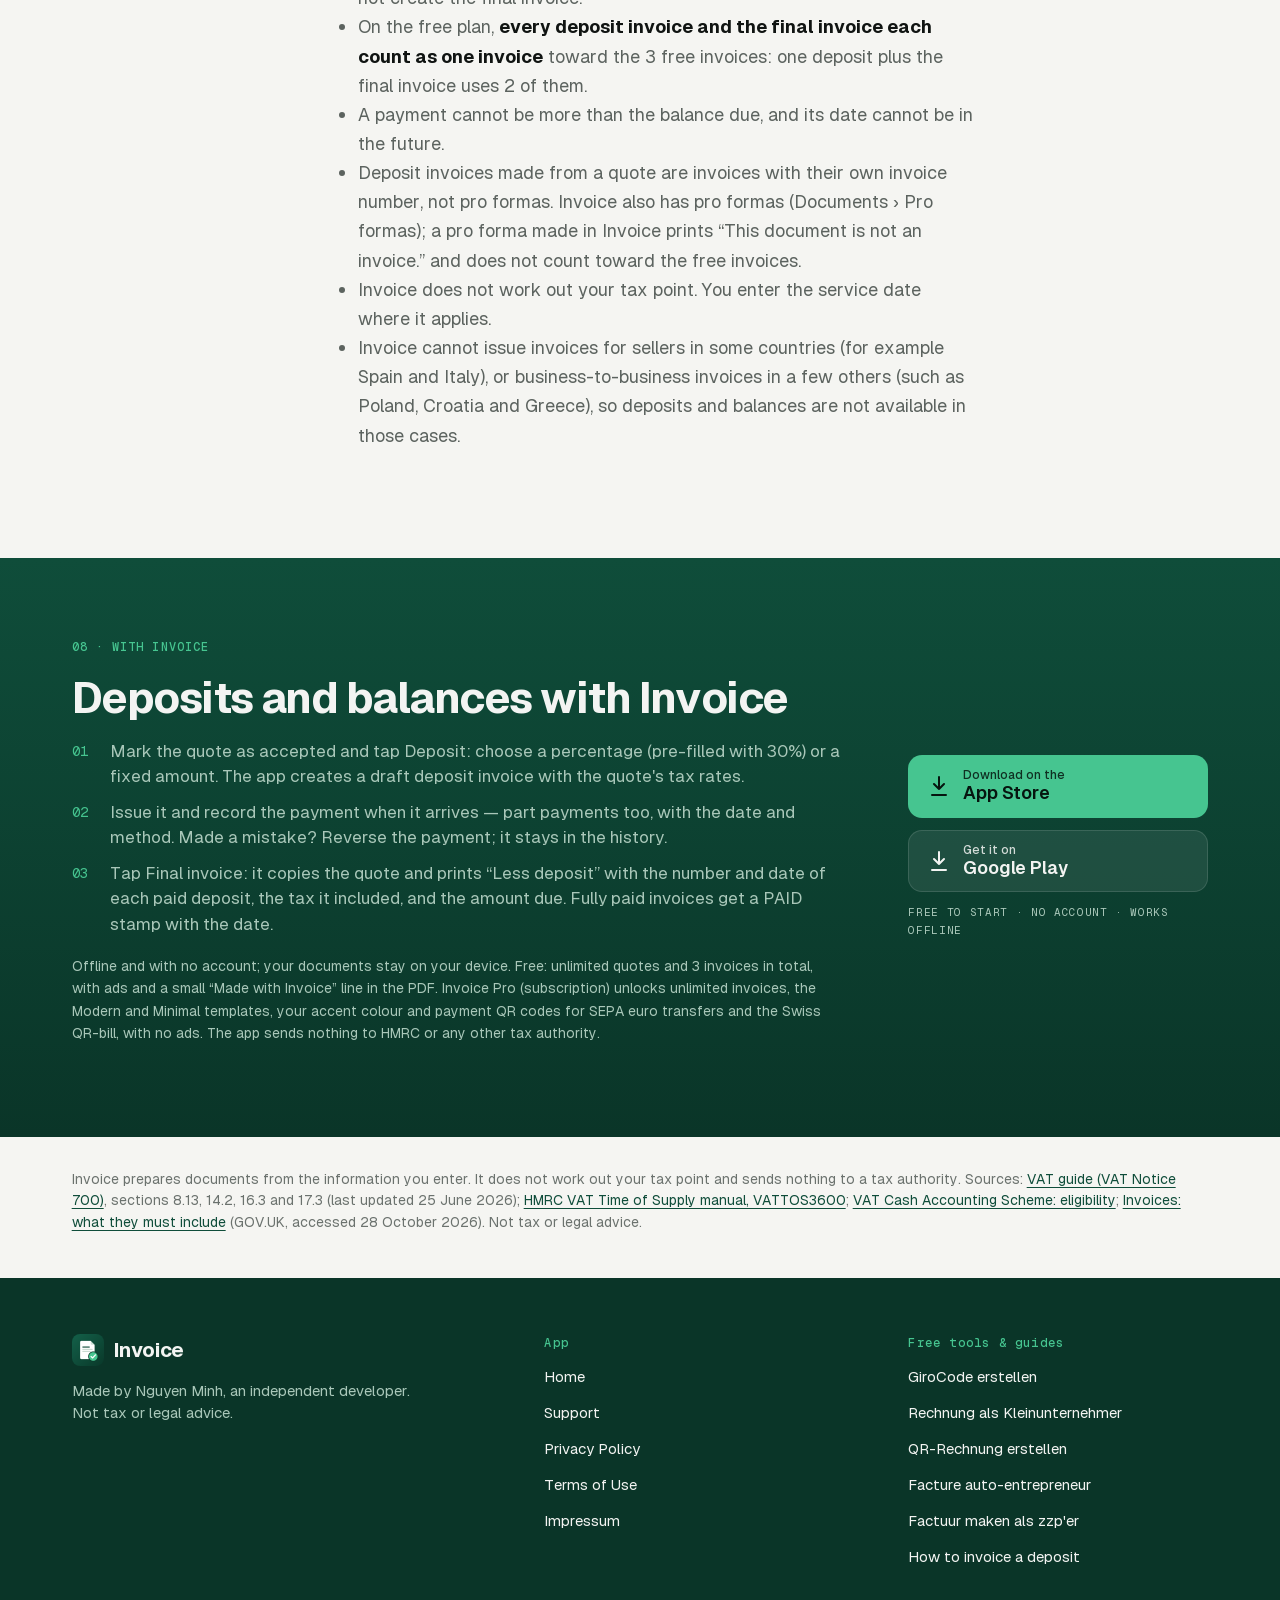
<file: invoice/en/deposit-invoice.html>
<!doctype html>
<html lang="en">
<head>
<meta charset="utf-8">
<meta name="viewport" content="width=device-width, initial-scale=1">
<title>Deposit invoice: invoicing a deposit and the balance due</title>
<meta name="description" content="How to take a deposit, what to put on a deposit invoice, how to deduct it on the final invoice and show the balance due — plus UK VAT tax points for deposits.">
<meta name="campaign" content="seo-en-deposit-invoice">
<meta name="theme-color" content="#F5F5F2" media="(prefers-color-scheme: light)">
<meta name="theme-color" content="#0C0D0D" media="(prefers-color-scheme: dark)">
<link rel="canonical" href="https://minhvblc.github.io/invoice/en/deposit-invoice.html">
<meta property="og:type" content="article">
<meta property="og:title" content="How to invoice a deposit and the balance due">
<meta property="og:description" content="Deposit invoice, part payments, the final invoice less deposit, and UK VAT tax points for deposits.">
<meta property="og:url" content="https://minhvblc.github.io/invoice/en/deposit-invoice.html">
<meta property="og:image" content="https://minhvblc.github.io/invoice/img/deposit-invoice.jpg">
<link rel="icon" href="../icon.png">
<link rel="preload" href="../fonts/geist-700.ttf" as="font" type="font/ttf" crossorigin>
<link rel="stylesheet" href="../site.css">
<script type="application/ld+json">
{
  "@context": "https://schema.org",
  "@type": "Article",
  "headline": "How to invoice a deposit and the balance due",
  "inLanguage": "en",
  "dateModified": "2026-10-28",
  "author": { "@type": "Person", "name": "Nguyen Minh" }
}
</script>
</head>
<body>
<div class="wrap">
<header class="top">
  <a class="brand" href="../"><img src="../icon.png" alt="" width="32" height="32">Invoice</a>
  <nav aria-label="Main">
    <a href="../#features">Features</a><a href="#deposit-invoice">Deposit invoice</a><a class="keep" href="../support.html">Support</a>
    <a class="pill" href="#app">Download</a>
  </nav>
</header>
</div>

<main>
<div class="wrap">
<header class="article-head">
  <p class="crumb">Guide · Deposits · UK VAT notes</p>
  <h1 class="display-2">How to invoice a deposit and the balance due</h1>
  <p class="lead">Take a deposit before you start, invoice it, record what the client pays, then send a final invoice that subtracts the deposit
    and shows what is still owed — with notes on the UK VAT tax point for deposits.</p>
  <p class="meta"><svg viewBox="0 0 24 24" fill="none" stroke="currentColor" stroke-width="2" stroke-linecap="round" aria-hidden="true"><circle cx="12" cy="12" r="10"/><path d="M12 16v-4M12 8h.01"/></svg>
    Updated 28 October 2026 · Not tax or legal advice</p>
</header>

<div class="article">
  <nav class="toc" aria-label="Contents">
    <span class="kicker">Contents</span>
    <ol><li><a href="#sample">Sample</a></li><li><a href="#steps">Four steps</a></li><li><a href="#deposit-invoice">Deposit invoice</a></li><li><a href="#final-invoice">Final invoice</a></li>
      <li><a href="#uk-vat">UK VAT</a></li><li><a href="#sales-tax">US sales tax</a></li><li><a href="#in-invoice">Good to know</a></li><li><a href="#app">With Invoice</a></li></ol>
  </nav>

  <aside class="sample" id="sample" aria-labelledby="sample-h">
    <span class="kicker" id="sample-h">01 · Sample</span>
    <a href="../samples/deposit-invoice-example.pdf"><img src="../img/deposit-invoice.jpg" width="876" height="1240" loading="lazy"
      alt="Sample final invoice from Wren Lane Studio to Pebblestone Bakery Ltd: two lines with 20% VAT, subtotal £3,000.00, VAT £600.00, total £3,600.00, less deposit INV-2026-000001 of 2 Sep 2026 −£1,080.00 including VAT £180.00, amount due £2,520.00"></a>
    <p class="cap">Made with Invoice Pro, Classic template. All data is fictitious, including the names, addresses and VAT number. On the free plan the PDF also carries a small “Made with Invoice” line at the bottom.</p>
    <a class="btn-outline" href="../samples/deposit-invoice-example.pdf" download>
      <svg viewBox="0 0 24 24" fill="none" stroke="currentColor" stroke-width="2" stroke-linecap="round" stroke-linejoin="round" aria-hidden="true"><path d="M14 2H6a2 2 0 0 0-2 2v16a2 2 0 0 0 2 2h12a2 2 0 0 0 2-2V8zM14 2v6h6M12 18v-6M9 15l3 3 3-3"/></svg>
      Sample as PDF (156 KB)</a>
  </aside>

  <div class="content">
    <section id="steps">
      <h2><span class="n">02</span>Deposit and balance in four steps</h2>
      <p>This is common practice for freelancers and small service businesses, not a rule of any one country:</p>
      <ol class="check">
        <li><span><strong>Agree the deposit in the quote</strong> — a percentage or a fixed amount, and when it is due.</span></li>
        <li><span><strong>Send a deposit invoice</strong> for that amount, with its own invoice number.</span></li>
        <li><span><strong>Record the payment</strong> when it arrives, including part payments, so you can see what is still open.</span></li>
        <li><span><strong>Send the final invoice</strong> when the work is done: the full total, less each deposit (with its invoice number and date), and the balance due.</span></li>
      </ol>
      <p>Invoice lays out the final invoice like this: the tax on the whole job, then each deposit deducted together with the tax it carried, so the client does not pay that tax twice.
        How the tax on a deposit and on the balance has to be shown depends on your country; for the UK, see the note under <a href="#final-invoice">the final invoice</a>.</p>
    </section>

    <section id="deposit-invoice">
      <h2><span class="n">03</span>What to put on a deposit invoice</h2>
      <p>In the UK, GOV.UK's general list of what <a href="https://www.gov.uk/invoicing-and-taking-payment-from-customers/invoices-what-they-must-include">an invoice must include</a> is:</p>
      <ol class="check">
        <li><span><strong>A unique invoice number</strong></span></li>
        <li><span><strong>Your business name, address and contact information</strong>, and <strong>your customer's name and address</strong></span></li>
        <li><span><strong>A description</strong> of what you are charging for — for a deposit, for example “Deposit of 30% on Quote QUO-2026-000012”</span></li>
        <li><span><strong>The date of supply</strong> and <strong>the date of the invoice</strong></span></li>
        <li><span><strong>The amount charged</strong>, VAT if it applies, and <strong>the total amount owed</strong></span></li>
      </ol>
      <p>Sole traders and limited companies have a few extra items (for example, a limited company's full registered name); see the GOV.UK page.</p>
      <p>A VAT invoice also needs, among other things, your VAT registration number, the time of supply (tax point), the date of issue if it differs from the tax point,
        for each line the quantity, the unit price, the VAT rate and the amount before VAT, and the total VAT in sterling
        (<a href="https://www.gov.uk/guidance/vat-guide-notice-700#section16">VAT Notice 700, 16.3.1</a>). Other countries have their own lists.</p>
      <p>A deposit invoice is usually issued before the work is done. For UK VAT, the tax point of the deposit is the invoice date or the payment date,
        whichever comes first (see <a href="#uk-vat">UK VAT</a>), so in Invoice don't enter the future job date as the service date.
        If you issue the deposit invoice before you are paid, leave it on “Same as issue date”. If the payment came first, ask your accountant which date to show.</p>
    </section>

    <section id="final-invoice">
      <h2><span class="n">04</span>The final invoice: total, less deposit, balance due</h2>
      <p>The final invoice repeats the whole job, then subtracts every deposit the client has paid. Example: a £3,000 job plus 20% VAT, with a 30% deposit paid up front.</p>
      <div class="pdf-frag" aria-label="Totals of an example final invoice: subtotal £3,000.00, VAT 20% £600.00, total £3,600.00, less deposit INV-2026-000001 of 2 Sep 2026 minus £1,080.00, including VAT 20% £180.00, amount due £2,520.00">
        <div class="r"><span>Subtotal</span><b>£3,000.00</b></div>
        <div class="r"><span>VAT 20%</span><b>£600.00</b></div>
        <div class="r total"><span>Total</span><b>£3,600.00</b></div>
        <div class="r"><span>Less deposit INV-2026-000001 of 2 Sep 2026</span><b>−£1,080.00</b></div>
        <div class="r"><span>incl. VAT 20%</span><b>£180.00</b></div>
        <div class="r total"><span>Amount due</span><b>£2,520.00</b></div>
      </div>
      <p class="small" style="margin-top:12px">The totals of the <a href="#sample">sample final invoice</a>, with the labels Invoice prints. Example data, not a real invoice.</p>
      <p><strong>UK VAT note:</strong> the deposit and the balance each have their own tax point. Only the VAT on the balance (£420 in this example) is accounted for
        when the final invoice is issued; the “incl. VAT” line shows the VAT already invoiced on the deposit (<a href="https://www.gov.uk/hmrc-internal-manuals/vat-time-of-supply/vattos3600">VATTOS3600</a>).
        Ask your accountant how to present this on your invoices.</p>
      <p>Once the client pays part of an invoice, the invoice can show what was <strong>paid</strong> and the <strong>balance due</strong>, so the client sees the same number you do.</p>
    </section>

    <section id="uk-vat">
      <h2><span class="n">05</span>UK VAT: deposits and the tax point</h2>
      <p>If you are VAT-registered in the UK, a deposit usually brings forward when you account for VAT on that part of the job.
        From <a href="https://www.gov.uk/guidance/vat-guide-notice-700#section14">VAT Notice 700, section 14</a>:</p>
      <div class="stats">
        <div><b>Deposit</b><span>Receiving a deposit or issuing a VAT invoice for it, whichever comes first, creates a tax point for that amount.</span></div>
        <div><b>14 days</b><span>A VAT invoice issued up to 14 days after the basic tax point usually becomes the tax point for the rest.</span></div>
      </div>
      <ul>
        <li><strong>Basic tax point for services:</strong> the date the service is performed, normally when all the work except invoicing is done (14.2.1).</li>
        <li><strong>Advance payments:</strong> the deposit rule above applies to any payment received or VAT invoice issued before the basic tax point (14.2.2(a)).</li>
        <li><strong>Deposit invoice before payment:</strong> if you issue a VAT deposit invoice before you are paid, the tax point is the invoice date, and the VAT goes in the return for that period even if the client has not paid yet;
          you cannot wait for the payment (14.2.2). Issuing a pro forma, which is not a VAT invoice, does not create a tax point by itself; receiving the payment does.</li>
        <li><strong>Security deposits are different:</strong> a refundable deposit held, for example, against the safe return of hired goods is not payment for a supply and does not create a tax point (14.2.3).</li>
        <li><strong>The balance:</strong> the 14-day rule above applies to the balance; a deposit or part-payment invoice you issued earlier has already created its own tax point for its amount (14.2.2(b)). HMRC's worked example in <a href="https://www.gov.uk/hmrc-internal-manuals/vat-time-of-supply/vattos3600">VATTOS3600</a> shows two tax points on one job.</li>
        <li><strong>Kept or refunded deposits:</strong> VAT is due on deposits that are full or part payments, and still due if you keep the deposit because the customer does not go ahead. If you refund it, you can reclaim the VAT you accounted for in your next return (<a href="https://www.gov.uk/guidance/vat-guide-notice-700#section8">8.13.1</a>).</li>
        <li><strong>Pro forma invoices:</strong> a pro forma used to ask for payment before the supply cannot be used to reclaim VAT and should be marked “This is not a VAT invoice”; once you supply or receive payment, issue a VAT invoice (<a href="https://www.gov.uk/guidance/vat-guide-notice-700#section17">Notice 700, 17.3</a>).</li>
        <li><strong>Cash Accounting Scheme:</strong> HMRC lists “where a VAT invoice is raised in advance” among the cases the scheme <a href="https://www.gov.uk/vat-cash-accounting-scheme/eligibility">cannot be used for</a>. If you use the scheme and invoice deposits in advance, ask an accountant how this applies to you.</li>
      </ul>
    </section>

    <section id="sales-tax">
      <h2><span class="n">06</span>US sales tax and other countries</h2>
      <p>In the US, sales tax is set state by state, and this guide does not cover how any state treats customer deposits.
        Check with your state's department of revenue or an accountant. The same goes for GST, HST and VAT outside the UK: the four steps above are common practice,
        but when tax is due on a deposit depends on where you are.</p>
    </section>

    <section id="in-invoice">
      <h2><span class="n">07</span>Deposits in Invoice: good to know</h2>
      <ul>
        <li>You can request a deposit only on a quote marked as <strong>accepted</strong>, and only before an invoice exists for that quote. Several deposits are allowed; together they cannot exceed the quote total.</li>
        <li>The final invoice deducts only deposit invoices that are <strong>issued and paid in full</strong>, each one once. Until at least one deposit is fully paid, the app does not create the final invoice.</li>
        <li>On the free plan, <strong>every deposit invoice and the final invoice each count as one invoice</strong> toward the 3 free invoices: one deposit plus the final invoice uses 2 of them.</li>
        <li>A payment cannot be more than the balance due, and its date cannot be in the future.</li>
        <li>Deposit invoices made from a quote are invoices with their own invoice number, not pro formas. Invoice also has pro formas (Documents › Pro formas); a pro forma made in Invoice prints “This document is not an invoice.” and does not count toward the free invoices.</li>
        <li>Invoice does not work out your tax point. You enter the service date where it applies.</li>
        <li>Invoice cannot issue invoices for sellers in some countries (for example Spain and Italy), or business-to-business invoices in a few others (such as Poland, Croatia and Greece),
          so deposits and balances are not available in those cases.</li>
      </ul>
    </section>
  </div>
</div>
</div>

<section id="app" class="on-forest cta-band">
<div class="wrap inner">
  <div>
    <span class="kicker">08 · With Invoice</span>
    <h2>Deposits and balances with Invoice</h2>
    <ol>
      <li>Mark the quote as accepted and tap Deposit: choose a percentage (pre-filled with 30%) or a fixed amount. The app creates a draft deposit invoice with the quote's tax rates.</li>
      <li>Issue it and record the payment when it arrives — part payments too, with the date and method. Made a mistake? Reverse the payment; it stays in the history.</li>
      <li>Tap Final invoice: it copies the quote and prints “Less deposit” with the number and date of each paid deposit, the tax it included, and the amount due.
        Fully paid invoices get a PAID stamp with the date.</li>
    </ol>
    <p class="small" style="color:var(--on-forest-2); margin-top:18px">Offline and with no account; your documents stay on your device. Free: unlimited quotes and 3 invoices in total,
      with ads and a small “Made with Invoice” line in the PDF. Invoice Pro (subscription) unlocks unlimited invoices, the Modern and Minimal templates, your accent colour
      and payment QR codes for SEPA euro transfers and the Swiss QR-bill, with no ads. The app sends nothing to HMRC or any other tax authority.</p>
  </div>
  <div class="store-buttons">
    <a class="store-btn primary" data-store="ios" href="https://apps.apple.com/app/apple-store/id6825215204?mt=8&amp;ct=seo-en-deposit-invoice">
      <svg viewBox="0 0 24 24" fill="none" stroke="currentColor" stroke-width="2" stroke-linecap="round" stroke-linejoin="round" aria-hidden="true"><path d="M12 3v12m0 0-5-5m5 5 5-5M5 21h14"/></svg>
      <span><span class="sub">Download on the</span><span class="main">App Store</span></span></a>
    <a class="store-btn secondary" data-store="android" href="https://play.google.com/store/apps/details?id=com.minh.invoice&amp;referrer=utm_source%3Dseo%26utm_medium%3Dweb%26utm_campaign%3Dseo-en-deposit-invoice">
      <svg viewBox="0 0 24 24" fill="none" stroke="currentColor" stroke-width="2" stroke-linecap="round" stroke-linejoin="round" aria-hidden="true"><path d="M12 3v12m0 0-5-5m5 5 5-5M5 21h14"/></svg>
      <span><span class="sub">Get it on</span><span class="main">Google Play</span></span></a>
    <p class="microcopy">FREE TO START · NO ACCOUNT · WORKS OFFLINE</p>
  </div>
</div>
</section>

<div class="wrap">
  <p class="sources">Invoice prepares documents from the information you enter. It does not work out your tax point and sends nothing to a tax authority.
    Sources: <a href="https://www.gov.uk/guidance/vat-guide-notice-700">VAT guide (VAT Notice 700)</a>, sections 8.13, 14.2, 16.3 and 17.3 (last updated 25 June 2026);
    <a href="https://www.gov.uk/hmrc-internal-manuals/vat-time-of-supply/vattos3600">HMRC VAT Time of Supply manual, VATTOS3600</a>;
    <a href="https://www.gov.uk/vat-cash-accounting-scheme/eligibility">VAT Cash Accounting Scheme: eligibility</a>;
    <a href="https://www.gov.uk/invoicing-and-taking-payment-from-customers/invoices-what-they-must-include">Invoices: what they must include</a>
    (GOV.UK, accessed 28 October 2026). Not tax or legal advice.</p>
</div>
</main>

<footer class="site">
<div class="wrap">
  <div class="cols">
    <div><a class="brand" href="../"><img src="../icon.png" alt="" width="32" height="32">Invoice</a>
      <p class="about">Made by Nguyen Minh, an independent developer. Not tax or legal advice.</p></div>
    <div><h2>App</h2><ul><li><a href="../">Home</a></li><li><a href="../support.html">Support</a></li><li><a href="../privacy.html#website">Privacy Policy</a></li>
      <li><a href="../terms.html">Terms of Use</a></li><li><a href="../impressum.html" hreflang="de">Impressum</a></li></ul></div>
    <div><h2>Free tools &amp; guides</h2><ul><li><a href="../de/girocode-erstellen.html" hreflang="de">GiroCode erstellen</a></li>
      <li><a href="../de/kleinunternehmer-rechnung.html" hreflang="de">Rechnung als Kleinunternehmer</a></li>
      <li><a href="../ch/qr-rechnung.html" hreflang="de-CH">QR-Rechnung erstellen</a></li>
      <li><a href="../fr/facture-auto-entrepreneur.html" hreflang="fr">Facture auto-entrepreneur</a></li>
      <li><a href="../nl/factuur-zzp.html" hreflang="nl">Factuur maken als zzp'er</a></li>
      <li><a href="deposit-invoice.html" hreflang="en">How to invoice a deposit</a></li></ul></div>
  </div>
</div>
</footer>
<script src="../store-links.js"></script>
</body>
</html>
</file>
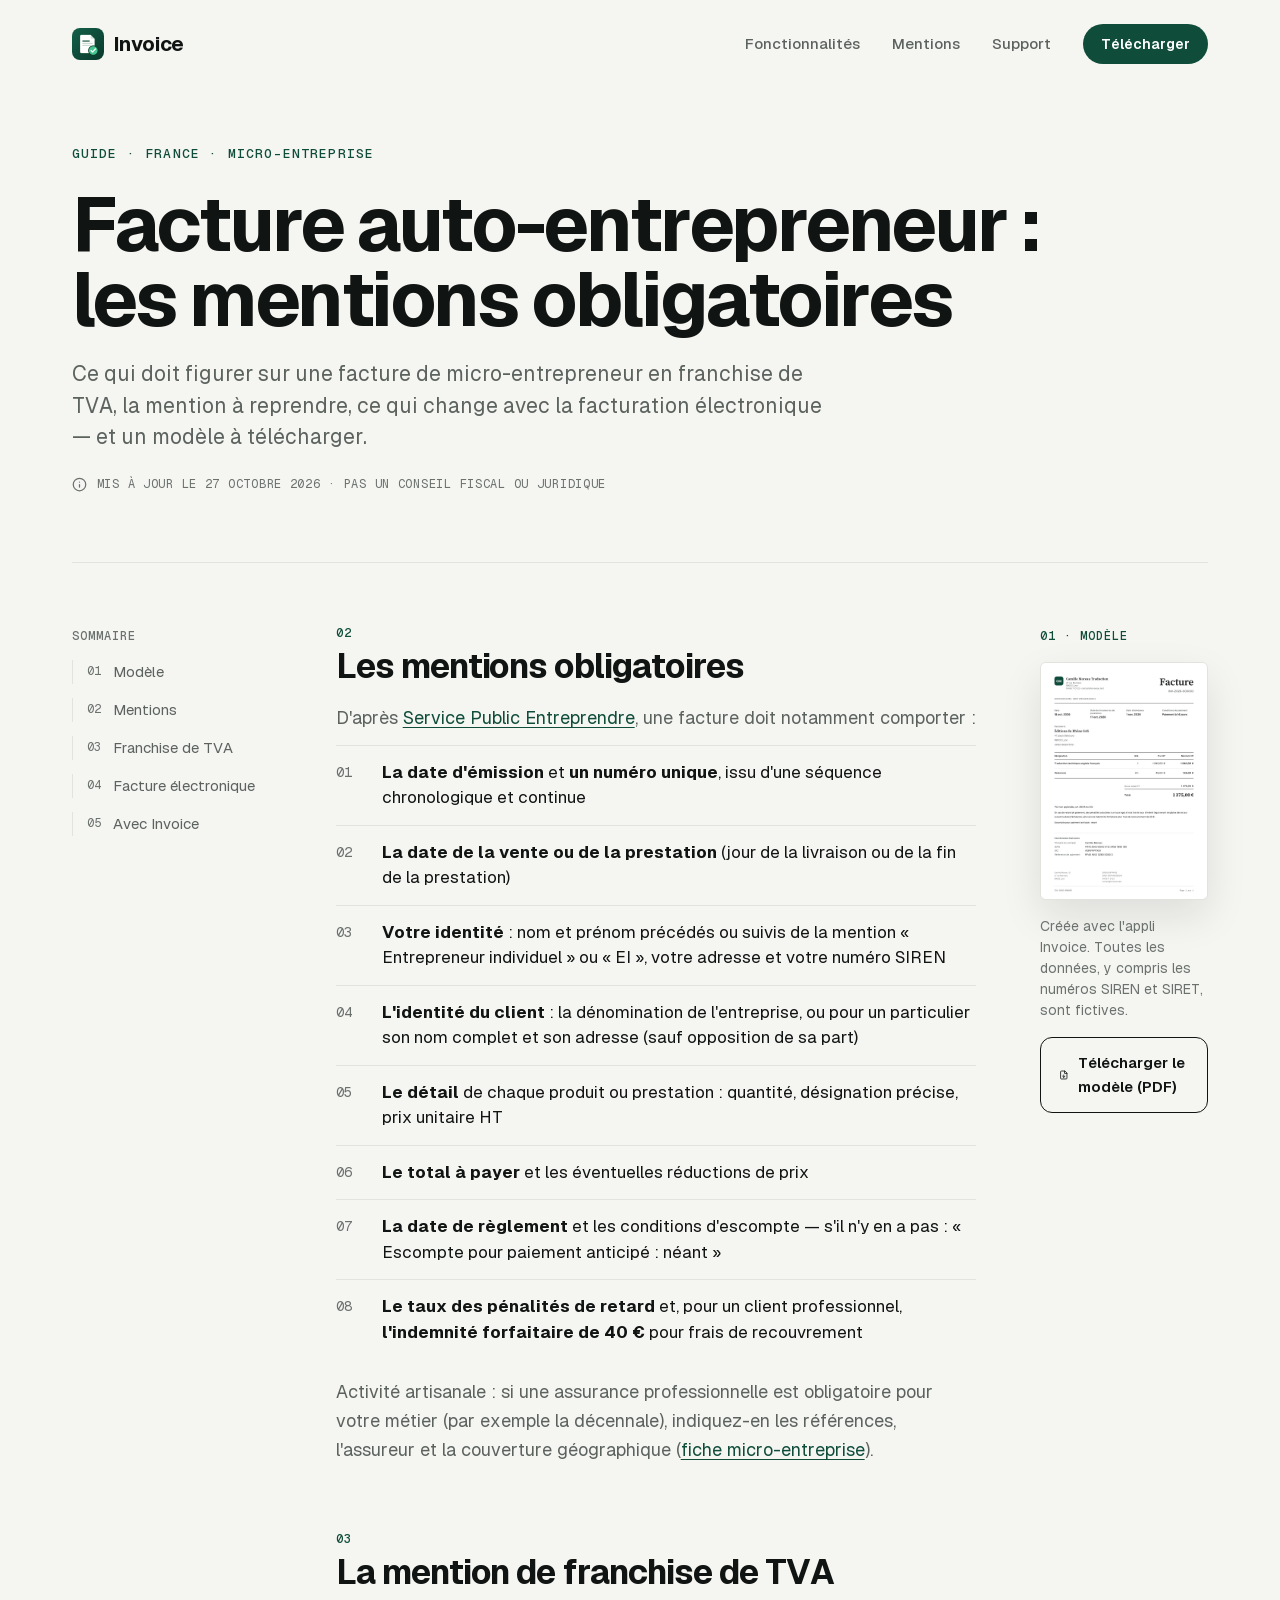
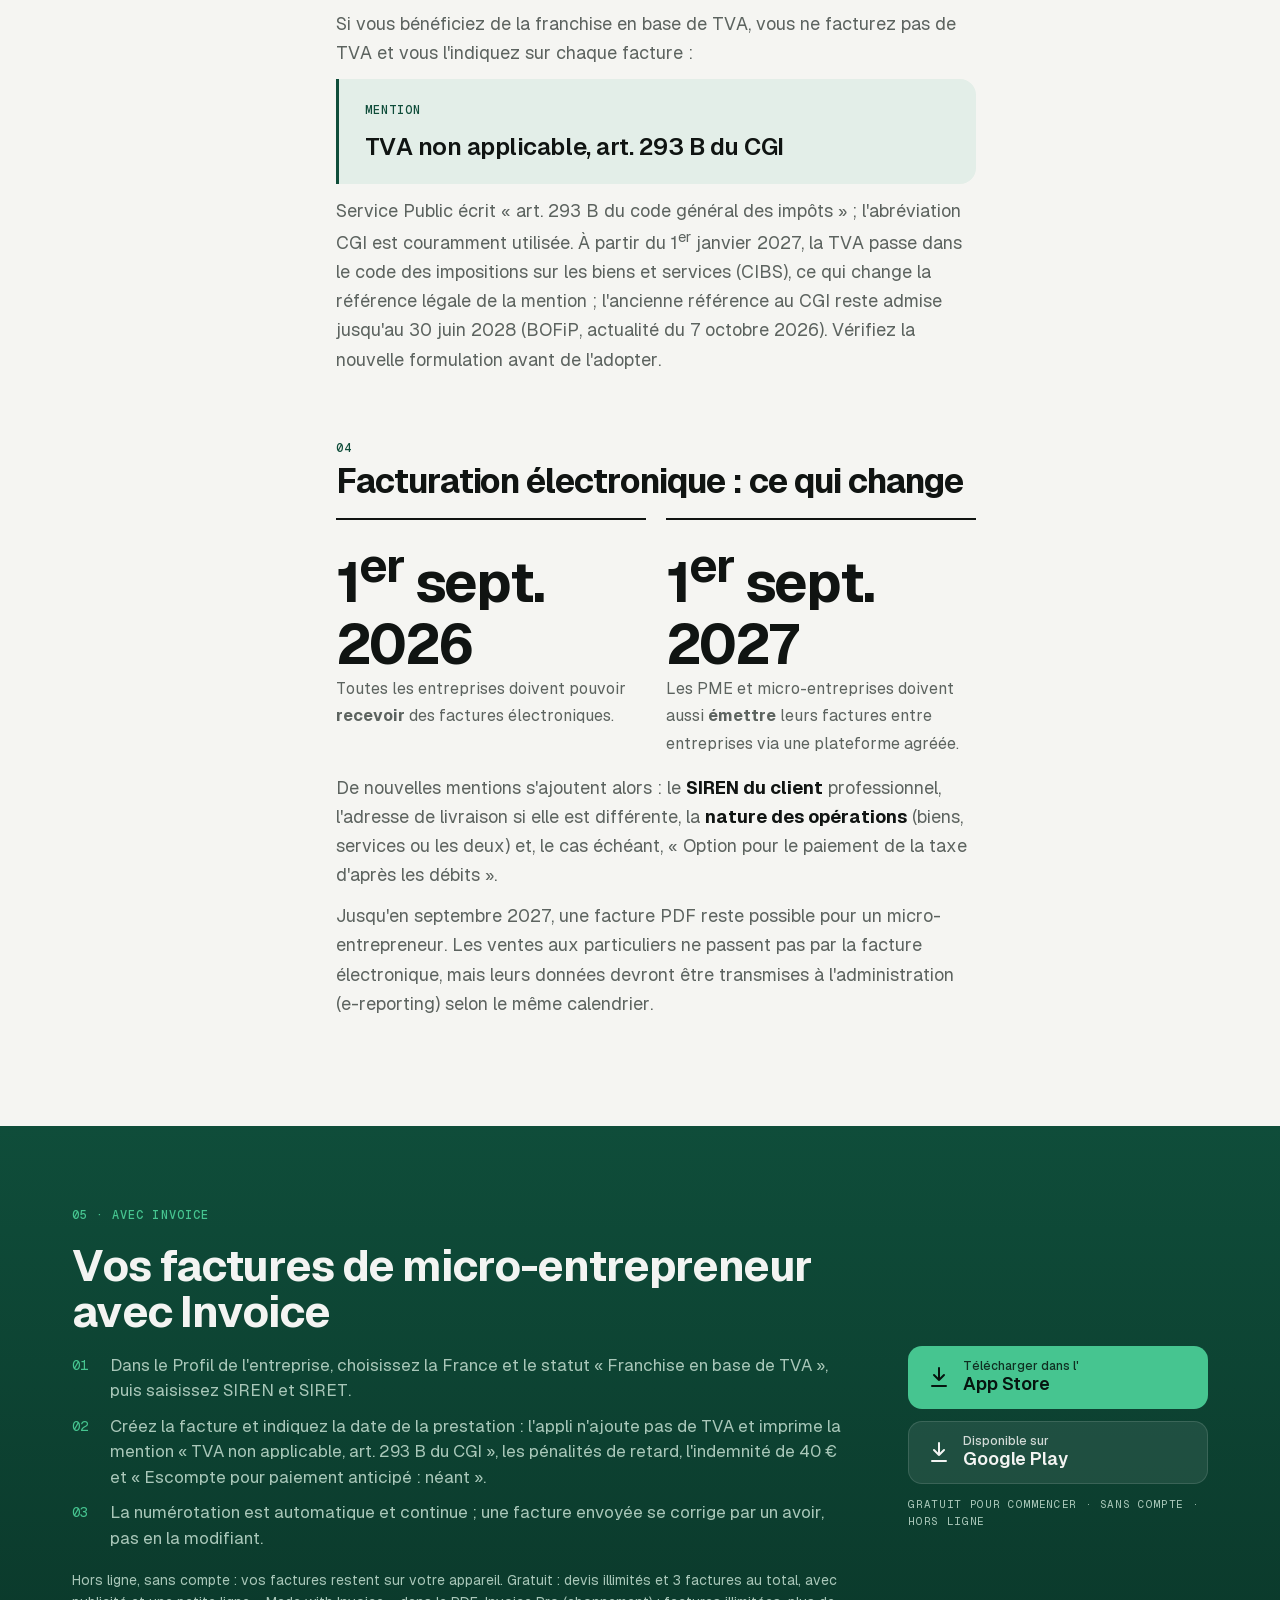
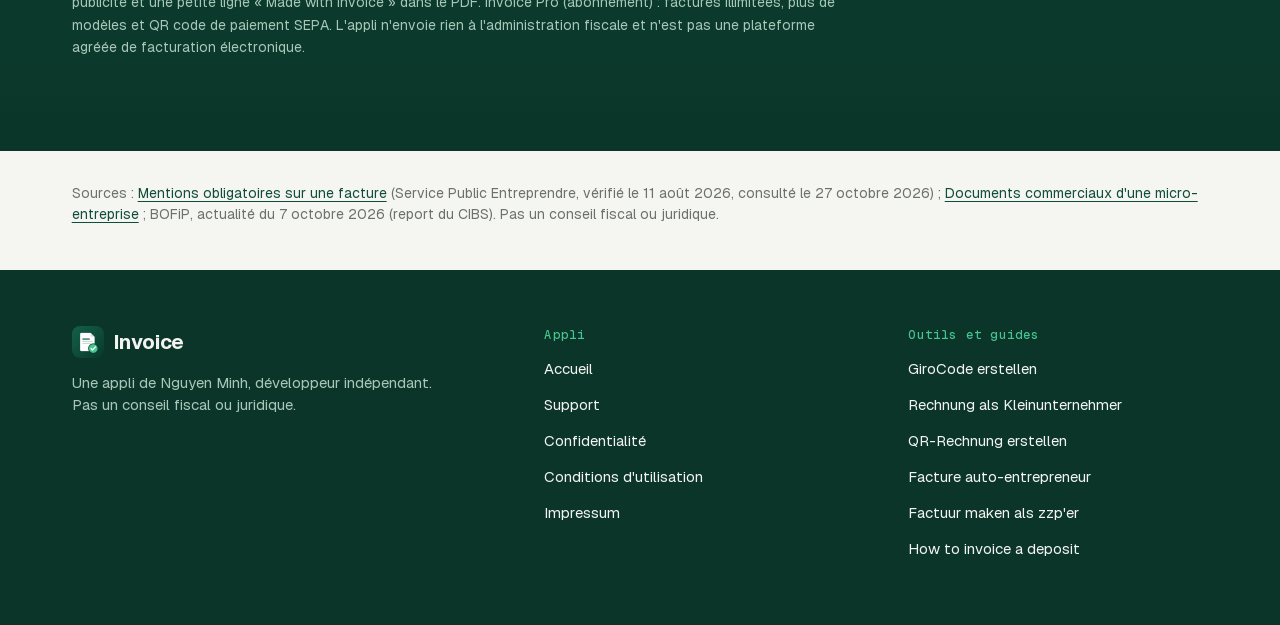
<file: invoice/fr/facture-auto-entrepreneur.html>
<!doctype html>
<html lang="fr">
<head>
<meta charset="utf-8">
<meta name="viewport" content="width=device-width, initial-scale=1">
<title>Facture auto-entrepreneur : mentions obligatoires + modèle PDF</title>
<meta name="description" content="Mentions obligatoires d'une facture de micro-entrepreneur, mention de franchise de TVA, pénalités de retard, facturation électronique 2026-2027 et un modèle PDF.">
<meta name="campaign" content="seo-fr-auto-entrepreneur">
<meta name="theme-color" content="#F5F5F2" media="(prefers-color-scheme: light)">
<meta name="theme-color" content="#0C0D0D" media="(prefers-color-scheme: dark)">
<link rel="canonical" href="https://minhvblc.github.io/invoice/fr/facture-auto-entrepreneur.html">
<meta property="og:type" content="article">
<meta property="og:title" content="Facture auto-entrepreneur : mentions obligatoires + modèle">
<meta property="og:description" content="Mentions obligatoires, mention de franchise de TVA, pénalités de retard, facturation électronique et un modèle PDF.">
<meta property="og:url" content="https://minhvblc.github.io/invoice/fr/facture-auto-entrepreneur.html">
<meta property="og:image" content="https://minhvblc.github.io/invoice/img/facture-auto-entrepreneur.jpg">
<link rel="icon" href="../icon.png">
<link rel="preload" href="../fonts/geist-700.ttf" as="font" type="font/ttf" crossorigin>
<link rel="stylesheet" href="../site.css">
<script type="application/ld+json">
{
  "@context": "https://schema.org",
  "@type": "Article",
  "headline": "Facture auto-entrepreneur : mentions obligatoires + modèle PDF",
  "inLanguage": "fr",
  "dateModified": "2026-10-27",
  "author": { "@type": "Person", "name": "Nguyen Minh" }
}
</script>
</head>
<body>
<div class="wrap">
<header class="top">
  <a class="brand" href="../"><img src="../icon.png" alt="" width="32" height="32">Invoice</a>
  <nav aria-label="Menu principal">
    <a href="../#features">Fonctionnalités</a><a href="#mentions">Mentions</a><a class="keep" href="../support.html">Support</a>
    <a class="pill" href="#app">Télécharger</a>
  </nav>
</header>
</div>

<main>
<div class="wrap">
<header class="article-head">
  <p class="crumb">Guide · France · Micro-entreprise</p>
  <h1 class="display-2">Facture auto-entrepreneur : les mentions obligatoires</h1>
  <p class="lead">Ce qui doit figurer sur une facture de micro-entrepreneur en franchise de TVA, la mention à reprendre,
    ce qui change avec la facturation électronique — et un modèle à télécharger.</p>
  <p class="meta"><svg viewBox="0 0 24 24" fill="none" stroke="currentColor" stroke-width="2" stroke-linecap="round" aria-hidden="true"><circle cx="12" cy="12" r="10"/><path d="M12 16v-4M12 8h.01"/></svg>
    Mis à jour le 27 octobre 2026 · Pas un conseil fiscal ou juridique</p>
</header>

<div class="article">
  <nav class="toc" aria-label="Sommaire">
    <span class="kicker">Sommaire</span>
    <ol><li><a href="#modele">Modèle</a></li><li><a href="#mentions">Mentions</a></li><li><a href="#franchise">Franchise de TVA</a></li>
      <li><a href="#facture-electronique">Facture électronique</a></li><li><a href="#app">Avec Invoice</a></li></ol>
  </nav>

  <aside class="sample" id="modele" aria-labelledby="modele-h">
    <span class="kicker" id="modele-h">01 · Modèle</span>
    <a href="../samples/facture-auto-entrepreneur-modele.pdf"><img src="../img/facture-auto-entrepreneur.jpg" width="876" height="1240" loading="lazy"
      alt="Modèle de facture d'une traductrice micro-entrepreneuse : identité, SIREN et SIRET, client, date de la prestation, prestations hors taxe, mention « TVA non applicable, art. 293 B du CGI », pénalités de retard, indemnité de 40 € et escompte néant"></a>
    <p class="cap">Créée avec l'appli Invoice. Toutes les données, y compris les numéros SIREN et SIRET, sont fictives.</p>
    <a class="btn-outline" href="../samples/facture-auto-entrepreneur-modele.pdf" download>
      <svg viewBox="0 0 24 24" fill="none" stroke="currentColor" stroke-width="2" stroke-linecap="round" stroke-linejoin="round" aria-hidden="true"><path d="M14 2H6a2 2 0 0 0-2 2v16a2 2 0 0 0 2 2h12a2 2 0 0 0 2-2V8zM14 2v6h6M12 18v-6M9 15l3 3 3-3"/></svg>
      Télécharger le modèle (PDF)</a>
  </aside>

  <div class="content">
    <section id="mentions">
      <h2><span class="n">02</span>Les mentions obligatoires</h2>
      <p>D'après <a href="https://entreprendre.service-public.gouv.fr/vosdroits/F31808">Service Public Entreprendre</a>, une facture doit notamment comporter :</p>
      <ol class="check">
        <li><span><strong>La date d'émission</strong> et <strong>un numéro unique</strong>, issu d'une séquence chronologique et continue</span></li>
        <li><span><strong>La date de la vente ou de la prestation</strong> (jour de la livraison ou de la fin de la prestation)</span></li>
        <li><span><strong>Votre identité</strong> : nom et prénom précédés ou suivis de la mention « Entrepreneur individuel » ou « EI », votre adresse et votre numéro SIREN</span></li>
        <li><span><strong>L'identité du client</strong> : la dénomination de l'entreprise, ou pour un particulier son nom complet et son adresse (sauf opposition de sa part)</span></li>
        <li><span><strong>Le détail</strong> de chaque produit ou prestation : quantité, désignation précise, prix unitaire HT</span></li>
        <li><span><strong>Le total à payer</strong> et les éventuelles réductions de prix</span></li>
        <li><span><strong>La date de règlement</strong> et les conditions d'escompte — s'il n'y en a pas : « Escompte pour paiement anticipé : néant »</span></li>
        <li><span><strong>Le taux des pénalités de retard</strong> et, pour un client professionnel, <strong>l'indemnité forfaitaire de 40 €</strong> pour frais de recouvrement</span></li>
      </ol>
      <p>Activité artisanale : si une assurance professionnelle est obligatoire pour votre métier (par exemple la décennale), indiquez-en les références, l'assureur et la couverture géographique
        (<a href="https://entreprendre.service-public.gouv.fr/vosdroits/F36008">fiche micro-entreprise</a>).</p>
    </section>

    <section id="franchise">
      <h2><span class="n">03</span>La mention de franchise de TVA</h2>
      <p>Si vous bénéficiez de la franchise en base de TVA, vous ne facturez pas de TVA et vous l'indiquez sur chaque facture :</p>
      <div class="quote"><span class="kicker">Mention</span><p>TVA non applicable, art.&nbsp;293&nbsp;B du CGI</p></div>
      <p>Service Public écrit « art. 293 B du code général des impôts » ; l'abréviation CGI est couramment utilisée.
        À partir du 1<sup>er</sup> janvier 2027, la TVA passe dans le code des impositions sur les biens et services (CIBS), ce qui change la référence légale de la mention ;
        l'ancienne référence au CGI reste admise jusqu'au 30 juin 2028 (BOFiP, actualité du 7 octobre 2026). Vérifiez la nouvelle formulation avant de l'adopter.</p>
    </section>

    <section id="facture-electronique">
      <h2><span class="n">04</span>Facturation électronique : ce qui change</h2>
      <div class="stats">
        <div><b>1<sup>er</sup> sept. 2026</b><span>Toutes les entreprises doivent pouvoir <strong>recevoir</strong> des factures électroniques.</span></div>
        <div><b>1<sup>er</sup> sept. 2027</b><span>Les PME et micro-entreprises doivent aussi <strong>émettre</strong> leurs factures entre entreprises via une plateforme agréée.</span></div>
      </div>
      <p>De nouvelles mentions s'ajoutent alors : le <strong>SIREN du client</strong> professionnel, l'adresse de livraison si elle est différente,
        la <strong>nature des opérations</strong> (biens, services ou les deux) et, le cas échéant, « Option pour le paiement de la taxe d'après les débits ».</p>
      <p>Jusqu'en septembre 2027, une facture PDF reste possible pour un micro-entrepreneur. Les ventes aux particuliers ne passent pas par la facture électronique,
        mais leurs données devront être transmises à l'administration (e-reporting) selon le même calendrier.</p>
    </section>
  </div>
</div>
</div>

<section id="app" class="on-forest cta-band">
<div class="wrap inner">
  <div>
    <span class="kicker">05 · Avec Invoice</span>
    <h2>Vos factures de micro-entrepreneur avec Invoice</h2>
    <ol>
      <li>Dans le Profil de l'entreprise, choisissez la France et le statut « Franchise en base de TVA », puis saisissez SIREN et SIRET.</li>
      <li>Créez la facture et indiquez la date de la prestation : l'appli n'ajoute pas de TVA et imprime la mention « TVA non applicable, art. 293 B du CGI », les pénalités de retard,
        l'indemnité de 40 € et « Escompte pour paiement anticipé : néant ».</li>
      <li>La numérotation est automatique et continue ; une facture envoyée se corrige par un avoir, pas en la modifiant.</li>
    </ol>
    <p class="small" style="color:var(--on-forest-2); margin-top:18px">Hors ligne, sans compte : vos factures restent sur votre appareil. Gratuit : devis illimités et 3 factures au total, avec publicité et une petite
      ligne « Made with Invoice » dans le PDF. Invoice Pro (abonnement) : factures illimitées, plus de modèles et QR code de paiement SEPA.
      L'appli n'envoie rien à l'administration fiscale et n'est pas une plateforme agréée de facturation électronique.</p>
  </div>
  <div class="store-buttons">
    <a class="store-btn primary" data-store="ios" href="https://apps.apple.com/app/apple-store/id6825215204?mt=8&amp;ct=seo-fr-auto-entrepreneur">
      <svg viewBox="0 0 24 24" fill="none" stroke="currentColor" stroke-width="2" stroke-linecap="round" stroke-linejoin="round" aria-hidden="true"><path d="M12 3v12m0 0-5-5m5 5 5-5M5 21h14"/></svg>
      <span><span class="sub">Télécharger dans l'</span><span class="main">App Store</span></span></a>
    <a class="store-btn secondary" data-store="android" href="https://play.google.com/store/apps/details?id=com.minh.invoice&amp;referrer=utm_source%3Dseo%26utm_medium%3Dweb%26utm_campaign%3Dseo-fr-auto-entrepreneur">
      <svg viewBox="0 0 24 24" fill="none" stroke="currentColor" stroke-width="2" stroke-linecap="round" stroke-linejoin="round" aria-hidden="true"><path d="M12 3v12m0 0-5-5m5 5 5-5M5 21h14"/></svg>
      <span><span class="sub">Disponible sur</span><span class="main">Google Play</span></span></a>
    <p class="microcopy">GRATUIT POUR COMMENCER · SANS COMPTE · HORS LIGNE</p>
  </div>
</div>
</section>

<div class="wrap">
  <p class="sources">Sources : <a href="https://entreprendre.service-public.gouv.fr/vosdroits/F31808">Mentions obligatoires sur une facture</a> (Service Public Entreprendre, vérifié le 11 août 2026, consulté le 27 octobre 2026) ;
    <a href="https://entreprendre.service-public.gouv.fr/vosdroits/F36008">Documents commerciaux d'une micro-entreprise</a> ; BOFiP, actualité du 7 octobre 2026 (report du CIBS). Pas un conseil fiscal ou juridique.</p>
</div>
</main>

<footer class="site">
<div class="wrap">
  <div class="cols">
    <div><a class="brand" href="../"><img src="../icon.png" alt="" width="32" height="32">Invoice</a>
      <p class="about">Une appli de Nguyen Minh, développeur indépendant. Pas un conseil fiscal ou juridique.</p></div>
    <div><h2>Appli</h2><ul><li><a href="../">Accueil</a></li><li><a href="../support.html">Support</a></li><li><a href="../privacy.html#website-fr">Confidentialité</a></li>
      <li><a href="../terms.html">Conditions d'utilisation</a></li><li><a href="../impressum.html" hreflang="de">Impressum</a></li></ul></div>
    <div><h2>Outils et guides</h2><ul><li><a href="../de/girocode-erstellen.html" hreflang="de">GiroCode erstellen</a></li>
      <li><a href="../de/kleinunternehmer-rechnung.html" hreflang="de">Rechnung als Kleinunternehmer</a></li>
      <li><a href="../ch/qr-rechnung.html" hreflang="de-CH">QR-Rechnung erstellen</a></li>
      <li><a href="facture-auto-entrepreneur.html" hreflang="fr">Facture auto-entrepreneur</a></li>
      <li><a href="../nl/factuur-zzp.html" hreflang="nl">Factuur maken als zzp'er</a></li>
      <li><a href="../en/deposit-invoice.html" hreflang="en">How to invoice a deposit</a></li></ul></div>
  </div>
</div>
</footer>
<script src="../store-links.js"></script>
</body>
</html>
</file>
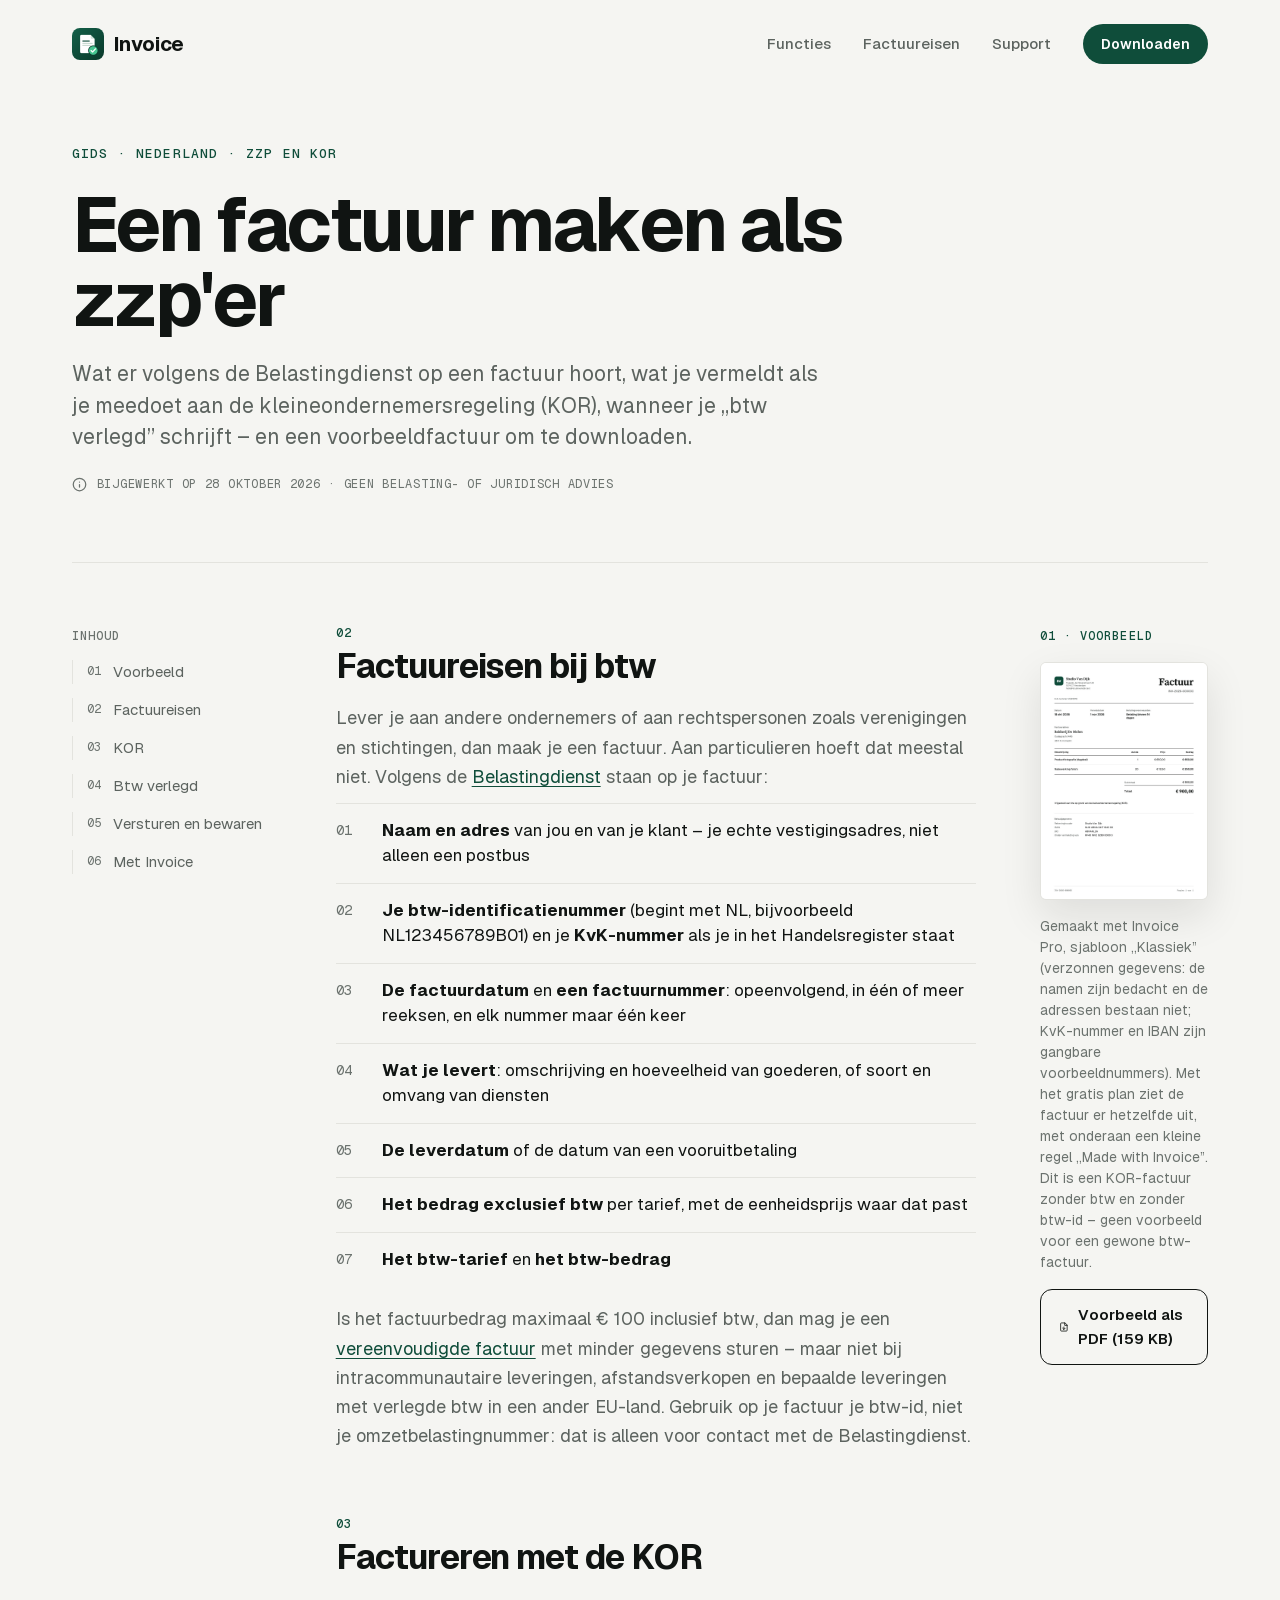
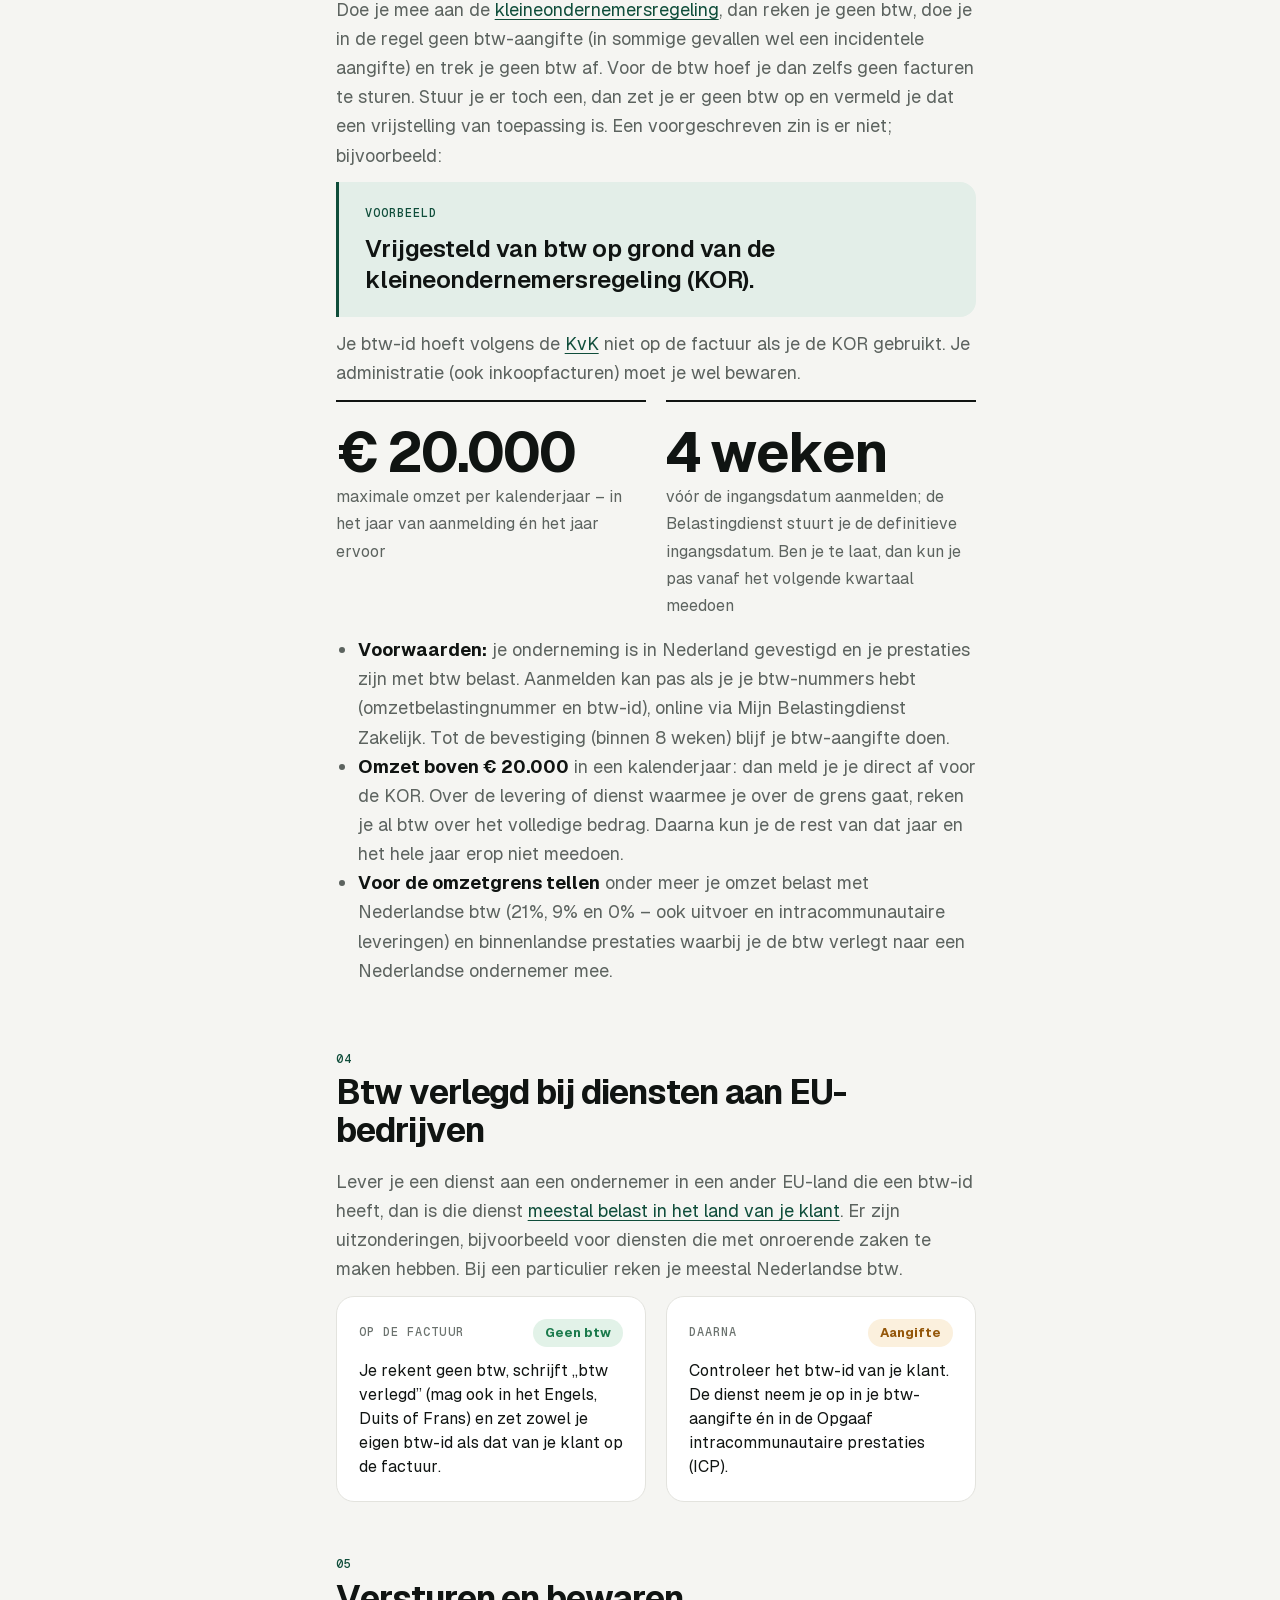
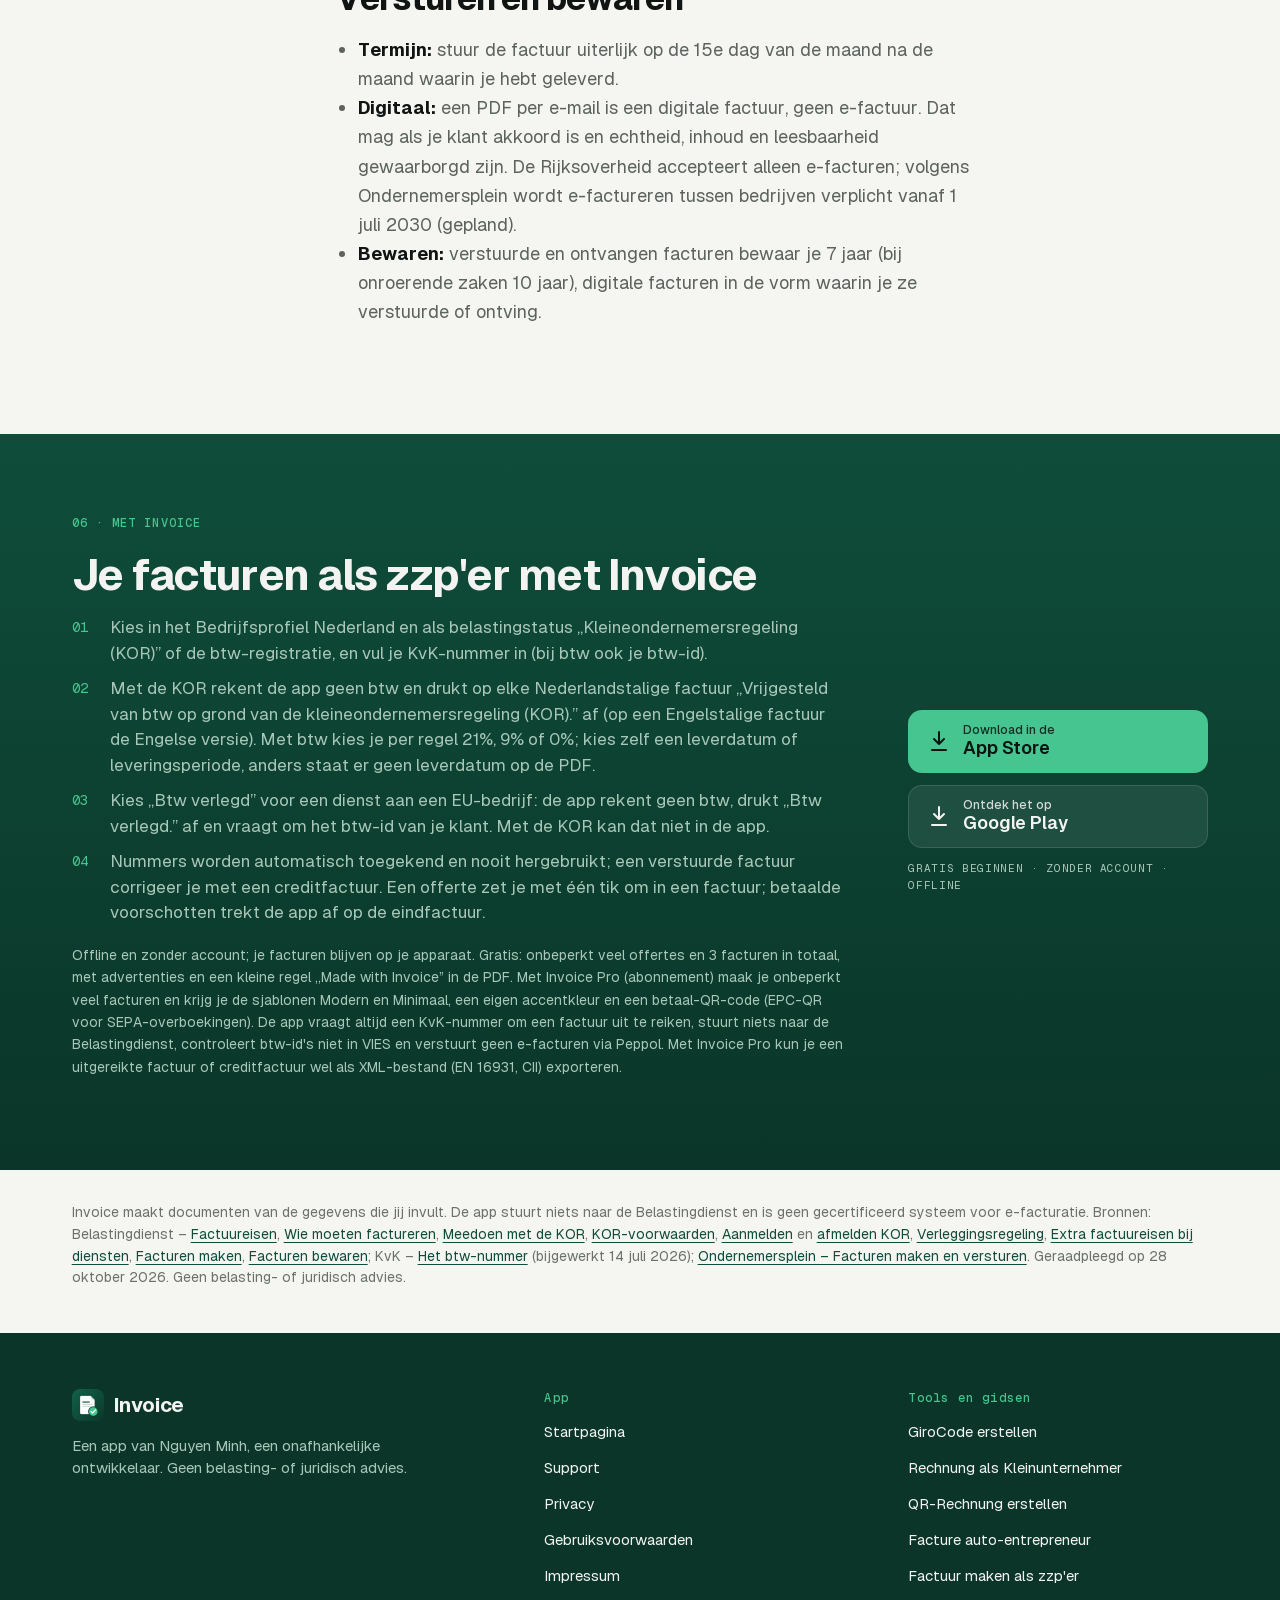
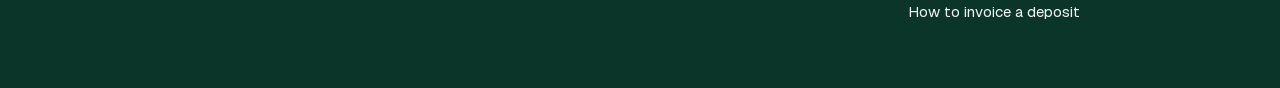
<file: invoice/nl/factuur-zzp.html>
<!doctype html>
<html lang="nl">
<head>
<meta charset="utf-8">
<meta name="viewport" content="width=device-width, initial-scale=1">
<title>Factuur maken als zzp'er: factuureisen, KOR + voorbeeld</title>
<meta name="description" content="Factuureisen van de Belastingdienst, de KOR-vermelding, btw verlegd bij diensten aan EU-bedrijven en een voorbeeldfactuur als PDF – voor zzp'ers.">
<meta name="campaign" content="seo-nl-zzp">
<meta name="theme-color" content="#F5F5F2" media="(prefers-color-scheme: light)">
<meta name="theme-color" content="#0C0D0D" media="(prefers-color-scheme: dark)">
<link rel="canonical" href="https://minhvblc.github.io/invoice/nl/factuur-zzp.html">
<meta property="og:type" content="article">
<meta property="og:title" content="Factuur maken als zzp'er: factuureisen, KOR + voorbeeld">
<meta property="og:description" content="Factuureisen, de KOR-vermelding, btw verlegd bij EU-diensten en een voorbeeldfactuur als PDF.">
<meta property="og:url" content="https://minhvblc.github.io/invoice/nl/factuur-zzp.html">
<meta property="og:image" content="https://minhvblc.github.io/invoice/img/factuur-zzp.jpg">
<link rel="icon" href="../icon.png">
<link rel="preload" href="../fonts/geist-700.ttf" as="font" type="font/ttf" crossorigin>
<link rel="stylesheet" href="../site.css">
<script type="application/ld+json">
{
  "@context": "https://schema.org",
  "@type": "Article",
  "headline": "Factuur maken als zzp'er: factuureisen, KOR-vermelding + voorbeeld",
  "inLanguage": "nl",
  "dateModified": "2026-10-28",
  "author": { "@type": "Person", "name": "Nguyen Minh" }
}
</script>
</head>
<body>
<div class="wrap">
<header class="top">
  <a class="brand" href="../"><img src="../icon.png" alt="" width="32" height="32">Invoice</a>
  <nav aria-label="Hoofdmenu">
    <a href="../#features">Functies</a><a href="#factuureisen">Factuureisen</a><a class="keep" href="../support.html">Support</a>
    <a class="pill" href="#app">Downloaden</a>
  </nav>
</header>
</div>

<main>
<div class="wrap">
<header class="article-head">
  <p class="crumb">Gids · Nederland · Zzp en KOR</p>
  <h1 class="display-2">Een factuur maken als zzp'er</h1>
  <p class="lead">Wat er volgens de Belastingdienst op een factuur hoort, wat je vermeldt als je meedoet aan de kleineondernemersregeling (KOR),
    wanneer je „btw verlegd” schrijft – en een voorbeeldfactuur om te downloaden.</p>
  <p class="meta"><svg viewBox="0 0 24 24" fill="none" stroke="currentColor" stroke-width="2" stroke-linecap="round" aria-hidden="true"><circle cx="12" cy="12" r="10"/><path d="M12 16v-4M12 8h.01"/></svg>
    Bijgewerkt op 28 oktober 2026 · Geen belasting- of juridisch advies</p>
</header>

<div class="article">
  <nav class="toc" aria-label="Inhoud">
    <span class="kicker">Inhoud</span>
    <ol><li><a href="#voorbeeld">Voorbeeld</a></li><li><a href="#factuureisen">Factuureisen</a></li><li><a href="#kor">KOR</a></li>
      <li><a href="#btw-verlegd">Btw verlegd</a></li><li><a href="#versturen">Versturen en bewaren</a></li><li><a href="#app">Met Invoice</a></li></ol>
  </nav>

  <aside class="sample" id="voorbeeld" aria-labelledby="voorbeeld-h">
    <span class="kicker" id="voorbeeld-h">01 · Voorbeeld</span>
    <a href="../samples/factuur-zzp-voorbeeld.pdf"><img src="../img/factuur-zzp.jpg" width="876" height="1240" loading="lazy"
      alt="Voorbeeldfactuur van een fotostudio onder de KOR: naam en adres van Studio Van Dijk en van de klant, KvK-nummer, factuurnummer, factuurdatum, vervaldatum, twee regels zonder btw, totaal € 900,00 en de zin „Vrijgesteld van btw op grond van de kleineondernemersregeling (KOR).”"></a>
    <p class="cap">Gemaakt met Invoice Pro, sjabloon „Klassiek” (verzonnen gegevens: de namen zijn bedacht en de adressen bestaan niet; KvK-nummer en IBAN zijn gangbare voorbeeldnummers). Met het gratis plan ziet de factuur er hetzelfde uit,
      met onderaan een kleine regel „Made with Invoice”. Dit is een KOR-factuur zonder btw en zonder btw-id – geen voorbeeld voor een gewone btw-factuur.</p>
    <a class="btn-outline" href="../samples/factuur-zzp-voorbeeld.pdf" download>
      <svg viewBox="0 0 24 24" fill="none" stroke="currentColor" stroke-width="2" stroke-linecap="round" stroke-linejoin="round" aria-hidden="true"><path d="M14 2H6a2 2 0 0 0-2 2v16a2 2 0 0 0 2 2h12a2 2 0 0 0 2-2V8zM14 2v6h6M12 18v-6M9 15l3 3 3-3"/></svg>
      Voorbeeld als PDF (159 KB)</a>
  </aside>

  <div class="content">
    <section id="factuureisen">
      <h2><span class="n">02</span>Factuureisen bij btw</h2>
      <p>Lever je aan andere ondernemers of aan rechtspersonen zoals verenigingen en stichtingen, dan maak je een factuur. Aan particulieren hoeft dat meestal niet.
        Volgens de <a href="https://www.belastingdienst.nl/wps/wcm/connect/bldcontentnl/belastingdienst/zakelijk/btw/administratie_bijhouden/facturen_maken/factuureisen/factuureisen">Belastingdienst</a> staan op je factuur:</p>
      <ol class="check">
        <li><span><strong>Naam en adres</strong> van jou en van je klant – je echte vestigingsadres, niet alleen een postbus</span></li>
        <li><span><strong>Je btw-identificatienummer</strong> (begint met NL, bijvoorbeeld NL123456789B01) en je <strong>KvK-nummer</strong> als je in het Handelsregister staat</span></li>
        <li><span><strong>De factuurdatum</strong> en <strong>een factuurnummer</strong>: opeenvolgend, in één of meer reeksen, en elk nummer maar één keer</span></li>
        <li><span><strong>Wat je levert</strong>: omschrijving en hoeveelheid van goederen, of soort en omvang van diensten</span></li>
        <li><span><strong>De leverdatum</strong> of de datum van een vooruitbetaling</span></li>
        <li><span><strong>Het bedrag exclusief btw</strong> per tarief, met de eenheidsprijs waar dat past</span></li>
        <li><span><strong>Het btw-tarief</strong> en <strong>het btw-bedrag</strong></span></li>
      </ol>
      <p>Is het factuurbedrag maximaal € 100 inclusief btw, dan mag je een <a href="https://www.belastingdienst.nl/wps/wcm/connect/bldcontentnl/belastingdienst/zakelijk/btw/administratie_bijhouden/facturen_maken/factuureisen/aangepaste_regels_facturen/vereenvoudigde_factuur">vereenvoudigde factuur</a>
        met minder gegevens sturen – maar niet bij intracommunautaire leveringen, afstandsverkopen en bepaalde leveringen met verlegde btw in een ander EU-land.
        Gebruik op je factuur je btw-id, niet je omzetbelastingnummer: dat is alleen voor contact met de Belastingdienst.</p>
    </section>

    <section id="kor">
      <h2><span class="n">03</span>Factureren met de KOR</h2>
      <p>Doe je mee aan de <a href="https://www.belastingdienst.nl/wps/wcm/connect/bldcontentnl/belastingdienst/zakelijk/btw/hoe_werkt_de_btw/kleineondernemersregeling/">kleineondernemersregeling</a>,
        dan reken je geen btw, doe je in de regel geen btw-aangifte (in sommige gevallen wel een incidentele aangifte) en trek je geen btw af. Voor de btw hoef je dan zelfs geen facturen te sturen.
        Stuur je er toch een, dan zet je er geen btw op en vermeld je dat een vrijstelling van toepassing is. Een voorgeschreven zin is er niet; bijvoorbeeld:</p>
      <div class="quote"><span class="kicker">Voorbeeld</span><p>Vrijgesteld van btw op grond van de kleineondernemersregeling (KOR).</p></div>
      <p>Je btw-id hoeft volgens de <a href="https://www.kvk.nl/starten/alles-wat-je-moet-weten-over-het-btw-nummer/">KvK</a> niet op de factuur als je de KOR gebruikt. Je administratie (ook inkoopfacturen) moet je wel bewaren.</p>
      <div class="stats">
        <div><b>€ 20.000</b><span>maximale omzet per kalenderjaar – in het jaar van aanmelding én het jaar ervoor</span></div>
        <div><b>4 weken</b><span>vóór de ingangsdatum aanmelden; de Belastingdienst stuurt je de definitieve ingangsdatum. Ben je te laat, dan kun je pas vanaf het volgende kwartaal meedoen</span></div>
      </div>
      <ul>
        <li><strong>Voorwaarden:</strong> je onderneming is in Nederland gevestigd en je prestaties zijn met btw belast. Aanmelden kan pas als je je btw-nummers hebt (omzetbelastingnummer en btw-id),
          online via Mijn Belastingdienst Zakelijk. Tot de bevestiging (binnen 8 weken) blijf je btw-aangifte doen.</li>
        <li><strong>Omzet boven € 20.000</strong> in een kalenderjaar: dan meld je je direct af voor de KOR. Over de levering of dienst waarmee je over de grens gaat, reken je al btw over het volledige bedrag. Daarna kun je de rest van dat jaar en het hele jaar erop niet meedoen.</li>
        <li><strong>Voor de omzetgrens tellen</strong> onder meer je omzet belast met Nederlandse btw (21%, 9% en 0% – ook uitvoer en intracommunautaire leveringen) en binnenlandse prestaties waarbij je de btw verlegt naar een Nederlandse ondernemer mee.</li>
      </ul>
    </section>

    <section id="btw-verlegd">
      <h2><span class="n">04</span>Btw verlegd bij diensten aan EU-bedrijven</h2>
      <p>Lever je een dienst aan een ondernemer in een ander EU-land die een btw-id heeft, dan is die dienst
        <a href="https://www.belastingdienst.nl/wps/wcm/connect/bldcontentnl/belastingdienst/zakelijk/btw/zakendoen_met_het_buitenland/goederen_en_diensten_naar_andere_eu_landen/btw_berekenen_bij_diensten/btw_berekenen_bij_diensten_aan_afnemers_in_andere_eu_landen">meestal belast in het land van je klant</a>.
        Er zijn uitzonderingen, bijvoorbeeld voor diensten die met onroerende zaken te maken hebben. Bij een particulier reken je meestal Nederlandse btw.</p>
      <div class="answers">
        <div><div class="h"><span class="kicker">Op de factuur</span><span class="tag no">Geen btw</span></div>
          <p>Je rekent geen btw, schrijft „btw verlegd” (mag ook in het Engels, Duits of Frans) en zet zowel je eigen btw-id als dat van je klant op de factuur.</p></div>
        <div><div class="h"><span class="kicker">Daarna</span><span class="tag yes">Aangifte</span></div>
          <p>Controleer het btw-id van je klant. De dienst neem je op in je btw-aangifte én in de Opgaaf intracommunautaire prestaties (ICP).</p></div>
      </div>
    </section>

    <section id="versturen">
      <h2><span class="n">05</span>Versturen en bewaren</h2>
      <ul>
        <li><strong>Termijn:</strong> stuur de factuur uiterlijk op de 15e dag van de maand na de maand waarin je hebt geleverd.</li>
        <li><strong>Digitaal:</strong> een PDF per e-mail is een digitale factuur, geen e-factuur. Dat mag als je klant akkoord is en echtheid, inhoud en leesbaarheid gewaarborgd zijn.
          De Rijksoverheid accepteert alleen e-facturen; volgens Ondernemersplein wordt e-factureren tussen bedrijven verplicht vanaf 1 juli 2030 (gepland).</li>
        <li><strong>Bewaren:</strong> verstuurde en ontvangen facturen bewaar je 7 jaar (bij onroerende zaken 10 jaar), digitale facturen in de vorm waarin je ze verstuurde of ontving.</li>
      </ul>
    </section>
  </div>
</div>
</div>

<section id="app" class="on-forest cta-band">
<div class="wrap inner">
  <div>
    <span class="kicker">06 · Met Invoice</span>
    <h2>Je facturen als zzp'er met Invoice</h2>
    <ol>
      <li>Kies in het Bedrijfsprofiel Nederland en als belastingstatus „Kleineondernemersregeling (KOR)” of de btw-registratie, en vul je KvK-nummer in (bij btw ook je btw-id).</li>
      <li>Met de KOR rekent de app geen btw en drukt op elke Nederlandstalige factuur „Vrijgesteld van btw op grond van de kleineondernemersregeling (KOR).” af (op een Engelstalige factuur de Engelse versie).
        Met btw kies je per regel 21%, 9% of 0%; kies zelf een leverdatum of leveringsperiode, anders staat er geen leverdatum op de PDF.</li>
      <li>Kies „Btw verlegd” voor een dienst aan een EU-bedrijf: de app rekent geen btw, drukt „Btw verlegd.” af en vraagt om het btw-id van je klant. Met de KOR kan dat niet in de app.</li>
      <li>Nummers worden automatisch toegekend en nooit hergebruikt; een verstuurde factuur corrigeer je met een creditfactuur. Een offerte zet je met één tik om in een factuur; betaalde voorschotten trekt de app af op de eindfactuur.</li>
    </ol>
    <p class="small" style="color:var(--on-forest-2); margin-top:18px">Offline en zonder account; je facturen blijven op je apparaat. Gratis: onbeperkt veel offertes en 3 facturen in totaal,
      met advertenties en een kleine regel „Made with Invoice” in de PDF. Met Invoice Pro (abonnement) maak je onbeperkt veel facturen en krijg je de sjablonen Modern en Minimaal,
      een eigen accentkleur en een betaal-QR-code (EPC-QR voor SEPA-overboekingen). De app vraagt altijd een KvK-nummer om een factuur uit te reiken,
      stuurt niets naar de Belastingdienst, controleert btw-id's niet in VIES en verstuurt geen e-facturen via Peppol. Met Invoice Pro kun je een uitgereikte factuur of creditfactuur wel als XML-bestand (EN 16931, CII) exporteren.</p>
  </div>
  <div class="store-buttons">
    <a class="store-btn primary" data-store="ios" href="https://apps.apple.com/app/apple-store/id6825215204?mt=8&amp;ct=seo-nl-zzp">
      <svg viewBox="0 0 24 24" fill="none" stroke="currentColor" stroke-width="2" stroke-linecap="round" stroke-linejoin="round" aria-hidden="true"><path d="M12 3v12m0 0-5-5m5 5 5-5M5 21h14"/></svg>
      <span><span class="sub">Download in de</span><span class="main">App Store</span></span></a>
    <a class="store-btn secondary" data-store="android" href="https://play.google.com/store/apps/details?id=com.minh.invoice&amp;referrer=utm_source%3Dseo%26utm_medium%3Dweb%26utm_campaign%3Dseo-nl-zzp">
      <svg viewBox="0 0 24 24" fill="none" stroke="currentColor" stroke-width="2" stroke-linecap="round" stroke-linejoin="round" aria-hidden="true"><path d="M12 3v12m0 0-5-5m5 5 5-5M5 21h14"/></svg>
      <span><span class="sub">Ontdek het op</span><span class="main">Google Play</span></span></a>
    <p class="microcopy">GRATIS BEGINNEN · ZONDER ACCOUNT · OFFLINE</p>
  </div>
</div>
</section>

<div class="wrap">
  <p class="sources">Invoice maakt documenten van de gegevens die jij invult. De app stuurt niets naar de Belastingdienst en is geen gecertificeerd systeem voor e-facturatie.
    Bronnen: Belastingdienst – <a href="https://www.belastingdienst.nl/wps/wcm/connect/bldcontentnl/belastingdienst/zakelijk/btw/administratie_bijhouden/facturen_maken/factuureisen/factuureisen">Factuureisen</a>,
    <a href="https://www.belastingdienst.nl/wps/wcm/connect/bldcontentnl/belastingdienst/zakelijk/btw/administratie_bijhouden/facturen_maken/wie_zijn_verplicht_te_factureren">Wie moeten factureren</a>,
    <a href="https://www.belastingdienst.nl/wps/wcm/connect/bldcontentnl/belastingdienst/zakelijk/btw/hoe_werkt_de_btw/kleineondernemersregeling/wat-betekent-meedoen-met-de-kleineondernemersregeling">Meedoen met de KOR</a>,
    <a href="https://www.belastingdienst.nl/wps/wcm/connect/nl/btw/content/kor-voorwaarden">KOR-voorwaarden</a>, <a href="https://www.belastingdienst.nl/wps/wcm/connect/nl/btw/content/aanmelden-kor">Aanmelden</a>
    en <a href="https://www.belastingdienst.nl/wps/wcm/connect/nl/btw/content/afmelden-kor">afmelden KOR</a>,
    <a href="https://www.belastingdienst.nl/wps/wcm/connect/bldcontentnl/belastingdienst/zakelijk/btw/administratie_bijhouden/facturen_maken/factuureisen/aangepaste_regels_facturen/u_maakt_gebruik_van_de_verleggingsregeling">Verleggingsregeling</a>,
    <a href="https://www.belastingdienst.nl/wps/wcm/connect/bldcontentnl/belastingdienst/zakelijk/btw/zakendoen_met_het_buitenland/goederen_en_diensten_naar_andere_eu_landen/factureren/extra_factuureisen_bij_diensten">Extra factuureisen bij diensten</a>,
    <a href="https://www.belastingdienst.nl/wps/wcm/connect/bldcontentnl/belastingdienst/zakelijk/btw/administratie_bijhouden/facturen_maken/facturen_maken">Facturen maken</a>,
    <a href="https://www.belastingdienst.nl/wps/wcm/connect/bldcontentnl/belastingdienst/zakelijk/btw/administratie_bijhouden/facturen_maken/uw_facturen_bewaren">Facturen bewaren</a>;
    KvK – <a href="https://www.kvk.nl/starten/alles-wat-je-moet-weten-over-het-btw-nummer/">Het btw-nummer</a> (bijgewerkt 14 juli 2026);
    <a href="https://ondernemersplein.overheid.nl/facturen-maken-en-versturen/">Ondernemersplein – Facturen maken en versturen</a>. Geraadpleegd op 28 oktober 2026. Geen belasting- of juridisch advies.</p>
</div>
</main>

<footer class="site">
<div class="wrap">
  <div class="cols">
    <div><a class="brand" href="../"><img src="../icon.png" alt="" width="32" height="32">Invoice</a>
      <p class="about">Een app van Nguyen Minh, een onafhankelijke ontwikkelaar. Geen belasting- of juridisch advies.</p></div>
    <div><h2>App</h2><ul><li><a href="../">Startpagina</a></li><li><a href="../support.html">Support</a></li><li><a href="../privacy.html#website">Privacy</a></li>
      <li><a href="../terms.html">Gebruiksvoorwaarden</a></li><li><a href="../impressum.html" hreflang="de">Impressum</a></li></ul></div>
    <div><h2>Tools en gidsen</h2><ul><li><a href="../de/girocode-erstellen.html" hreflang="de">GiroCode erstellen</a></li>
      <li><a href="../de/kleinunternehmer-rechnung.html" hreflang="de">Rechnung als Kleinunternehmer</a></li>
      <li><a href="../ch/qr-rechnung.html" hreflang="de-CH">QR-Rechnung erstellen</a></li>
      <li><a href="../fr/facture-auto-entrepreneur.html" hreflang="fr">Facture auto-entrepreneur</a></li>
      <li><a href="factuur-zzp.html" hreflang="nl">Factuur maken als zzp'er</a></li>
      <li><a href="../en/deposit-invoice.html" hreflang="en">How to invoice a deposit</a></li></ul></div>
  </div>
</div>
</footer>
<script src="../store-links.js"></script>
</body>
</html>
</file>
<file: invoice/site.css>
/* Trang giới thiệu, trang SEO, công cụ web và trang hỗ trợ (docs/). Token lấy từ design system v2 của app
   (design/adaptive-layouts.pen, board 16 — Website). Font tự host: không tải gì từ máy chủ bên thứ ba. */
@font-face { font-family: Geist; src: url("fonts/geist-400.ttf") format("truetype"); font-weight: 400; font-display: swap; }
@font-face { font-family: Geist; src: url("fonts/geist-500.ttf") format("truetype"); font-weight: 500; font-display: swap; }
@font-face { font-family: Geist; src: url("fonts/geist-600.ttf") format("truetype"); font-weight: 600; font-display: swap; }
@font-face { font-family: Geist; src: url("fonts/geist-700.ttf") format("truetype"); font-weight: 700; font-display: swap; }
@font-face { font-family: "Geist Mono"; src: url("fonts/geist-mono-400.ttf") format("truetype"); font-weight: 400; font-display: swap; }
@font-face { font-family: "Geist Mono"; src: url("fonts/geist-mono-500.ttf") format("truetype"); font-weight: 500 700; font-display: swap; }

:root {
  --bg:#F5F5F2; --surface:#FFFFFF; --surface-2:#EEEEEA; --label:#101412; --label-2:#5C635F; --label-3:#6B726E; --separator:#E3E3DE;
  --brand:#0F4D3A; --on-brand:#FFFFFF; --brand-tint:#E3EEE8;
  --positive:#1B7A4C; --positive-tint:#E2F2E8; --warning:#94570A; --warning-tint:#FBF0DD; --negative:#C2311E;
  --forest:#0F4D3A; --forest-deep:#0A3528; --mint:#46C590; --on-mint:#06150F; --on-forest:#F3F4F2; --on-forest-2:#A9C7B9; --rule-forest:rgba(255,255,255,0.12);
  --shadow:0 24px 60px rgba(15,77,58,0.18);
  --sans:Geist, -apple-system, BlinkMacSystemFont, "Segoe UI", sans-serif;
  --mono:"Geist Mono", ui-monospace, SFMono-Regular, Menlo, monospace;
  --gutter:clamp(20px, 5.6vw, 80px);
}
@media (prefers-color-scheme: dark) {
  :root {
    --bg:#0C0D0D; --surface:#18191A; --surface-2:#232526; --label:#F3F4F2; --label-2:#A3A9A5; --label-3:#8A908C; --separator:#2A2C2D;
    --brand:#46C590; --on-brand:#06150F; --brand-tint:#13261E;
    --positive:#4ACB86; --positive-tint:#12261A; --warning:#F0B44C; --warning-tint:#2B210F; --negative:#FF6B57;
    --forest:#0D3A2D; --forest-deep:#08241B; --shadow:0 24px 60px rgba(0,0,0,0.5);
  }
}

* { box-sizing:border-box; }
html { -webkit-text-size-adjust:100%; scroll-behavior:smooth; }
body { margin:0; background:var(--bg); color:var(--label); font:17px/1.6 var(--sans); font-feature-settings:"tnum" 0; }
a { color:var(--brand); text-underline-offset:3px; }
img { max-width:100%; height:auto; }
h1, h2, h3 { margin:0; font-weight:700; }
p { margin:0 0 12px; }
code { font-family:var(--mono); font-size:0.9em; }
.wrap { max-width:calc(1280px + 2 * var(--gutter)); margin:0 auto; padding:0 var(--gutter); }
.eyebrow, .kicker, .crumb { font-family:var(--mono); font-weight:500; letter-spacing:0.09em; text-transform:uppercase; }
.kicker { font-size:12px; color:var(--label-3); }
.muted { color:var(--label-2); }
.small { font-size:14px; }
.visually-hidden { position:absolute; width:1px; height:1px; overflow:hidden; clip:rect(0 0 0 0); white-space:nowrap; }
:focus-visible { outline:2px solid var(--brand); outline-offset:3px; border-radius:6px; }

/* Dải báo cho người nhận PDF: link trong chân PDF trỏ về trang chủ, không có #. */
.pdf-notice { display:block; background:var(--brand-tint); color:var(--brand); font-size:14px; font-weight:500; text-decoration:none; text-align:center; padding:9px var(--gutter); }
.pdf-notice span { font-family:var(--mono); font-size:12px; letter-spacing:0.06em; margin-right:8px; }

/* Thanh trên cùng */
header.top { display:flex; align-items:center; justify-content:space-between; gap:20px; padding:24px 0; }
.brand { display:flex; align-items:center; gap:10px; font-weight:700; font-size:20px; letter-spacing:-0.02em; color:var(--label); text-decoration:none; }
.brand img { width:32px; height:32px; border-radius:8px; }
header.top nav { display:flex; align-items:center; gap:32px; font-size:15px; font-weight:500; }
header.top nav a { color:var(--label-2); text-decoration:none; }
header.top nav a:hover { color:var(--label); }
header.top nav a.pill { background:var(--brand); color:var(--on-brand); padding:9px 18px; border-radius:999px; font-weight:600; font-size:14px; }

/* Nút tải app */
.store-buttons { display:flex; flex-wrap:wrap; gap:12px; }
.store-btn { display:inline-flex; align-items:center; gap:12px; padding:12px 22px 12px 18px; border-radius:14px; text-decoration:none; border:1px solid transparent; transition:transform .15s ease; }
.store-btn:hover { transform:translateY(-1px); }
.store-btn svg { width:24px; height:24px; flex:none; }
.store-btn .sub { display:block; font-size:12px; font-weight:500; line-height:1.2; opacity:0.85; }
.store-btn .main { display:block; font-size:18px; font-weight:600; line-height:1.25; letter-spacing:-0.01em; }
.store-btn.primary { background:var(--brand); color:var(--on-brand); }
.store-btn.secondary { background:var(--surface); color:var(--label); border-color:var(--separator); }
.on-forest .store-btn.primary { background:var(--mint); color:var(--on-mint); }
.on-forest .store-btn.secondary { background:rgba(255,255,255,0.08); color:var(--on-forest); border-color:var(--rule-forest); }

/* Hero */
.hero { display:grid; grid-template-columns:minmax(0, 1fr) 600px; gap:40px; align-items:end; padding-top:48px; }
.hero .pitch { padding-bottom:104px; display:flex; flex-direction:column; gap:28px; align-items:flex-start; }
.eyebrow { display:flex; align-items:center; gap:10px; font-size:13px; color:var(--label-2); }
.eyebrow::before { content:""; width:8px; height:8px; border-radius:50%; background:var(--positive); flex:none; }
.display { font-size:clamp(64px, 8.4vw, 108px); line-height:0.94; letter-spacing:-0.05em; }
.display em { font-style:normal; color:var(--brand); }
.lead { font-size:clamp(17px, 1.6vw, 20px); line-height:1.5; color:var(--label-2); max-width:540px; margin:0; }
.microcopy { font-family:var(--mono); font-size:13px; letter-spacing:0.06em; color:var(--label-3); margin:0; }
.hero-art { position:relative; height:700px; }
.phone { background:#121413; border-radius:52px; padding:12px; box-shadow:var(--shadow); }
.phone img { display:block; width:100%; border-radius:42px; }
.hero-art .phone { position:absolute; left:210px; top:0; width:312px; }
.chip { position:absolute; left:440px; top:120px; display:flex; align-items:center; gap:8px; background:var(--brand); color:var(--on-brand); border-radius:999px; padding:10px 16px; font-size:14px; font-weight:600; box-shadow:0 12px 30px rgba(15,77,58,0.25); white-space:nowrap; }
.chip svg { width:16px; height:16px; }
.ledger { position:absolute; left:0; top:300px; width:340px; background:var(--surface); border:1px solid var(--separator); border-radius:20px; padding:22px; display:flex; flex-direction:column; gap:14px; box-shadow:var(--shadow); }
.ledger .head { display:flex; justify-content:space-between; align-items:center; }
.ledger .num { font-family:var(--mono); font-size:12px; color:var(--label-3); letter-spacing:0.03em; }
.status { background:var(--warning-tint); color:var(--warning); border-radius:999px; padding:4px 10px; font-size:12px; font-weight:600; }
.ledger .client { font-size:18px; font-weight:600; letter-spacing:-0.02em; }
.ledger hr { border:0; border-top:1px solid var(--separator); margin:0; width:100%; }
.ledger .row { display:flex; justify-content:space-between; font-size:14px; color:var(--label-2); }
.ledger .row b { font-family:var(--mono); font-weight:500; color:var(--label); }
.ledger .row b.in { color:var(--positive); }
.ledger .balance { display:flex; justify-content:space-between; align-items:flex-end; font-size:15px; font-weight:600; }
.ledger .balance b { font-size:30px; letter-spacing:-0.03em; line-height:1; }
.paid-bar { height:6px; border-radius:3px; background:var(--surface-2); overflow:hidden; }
.paid-bar span { display:block; height:100%; width:61%; background:var(--positive); border-radius:3px; }
.ledger .caption { font-family:var(--mono); font-size:11px; letter-spacing:0.08em; color:var(--label-3); }

/* Bốn bước */
.steps { display:grid; grid-template-columns:repeat(4, 1fr); gap:40px; padding:56px 0 88px; margin:0; list-style:none; }
.steps li { border-top:2px solid var(--label); padding-top:14px; }
.steps li:last-child { border-color:var(--positive); }
.steps .idx { font-family:var(--mono); font-size:13px; color:var(--label-3); letter-spacing:0.08em; display:block; margin-bottom:12px; }
.steps li:last-child .idx { color:var(--positive); }
.steps h3 { font-size:26px; letter-spacing:-0.025em; margin-bottom:10px; }
.steps p { color:var(--label-2); font-size:16px; line-height:1.5; margin:0; }

/* Khối nền xanh */
.on-forest { background:linear-gradient(180deg, var(--forest), var(--forest-deep)); color:var(--on-forest); }
.on-forest a { color:var(--mint); }
.forest-section { padding:104px 0 96px; }
.forest-section .intro { display:grid; grid-template-columns:720px 1fr; gap:80px; align-items:end; }
.forest-section h2 { font-size:clamp(38px, 4.6vw, 60px); line-height:1.02; letter-spacing:-0.04em; }
.forest-section .aside { color:var(--on-forest-2); font-size:19px; line-height:1.5; margin:0; }
.screens { display:flex; justify-content:center; gap:32px; margin:72px 0; padding:0; list-style:none; }
.screens li { display:flex; flex-direction:column; align-items:center; gap:18px; }
.screens li:nth-child(1) { padding-top:72px; } .screens li:nth-child(3) { padding-top:48px; } .screens li:nth-child(4) { padding-top:16px; }
.screens .phone { width:262px; padding:9px; border-radius:42px; background:#070908; border:1px solid rgba(255,255,255,0.14); box-shadow:0 30px 70px rgba(0,0,0,0.35); }
.screens .phone img { border-radius:34px; }
.screens .cap { font-family:var(--mono); font-size:12px; font-weight:500; letter-spacing:0.1em; color:var(--on-forest-2); text-transform:uppercase; }
.groups { display:grid; grid-template-columns:1fr 1fr; gap:56px 64px; }
.group { border-top:1px solid var(--rule-forest); padding-top:14px; }
.group .kicker { color:var(--mint); display:block; margin-bottom:12px; }
.group h3 { font-size:26px; letter-spacing:-0.025em; margin-bottom:14px; }
.group ul { list-style:none; margin:0; padding:0; display:flex; flex-direction:column; gap:8px; }
.group li { position:relative; padding-left:28px; color:var(--on-forest-2); font-size:16px; line-height:1.5; }
.group li::before { content:"—"; position:absolute; left:0; color:var(--mint); }
.countries { display:flex; flex-wrap:wrap; align-items:center; gap:10px; margin-top:56px; }
.countries .kicker { color:var(--on-forest-2); margin-right:14px; }
.countries span.cc { font-family:var(--mono); font-size:14px; font-weight:500; letter-spacing:0.04em; border:1px solid var(--rule-forest); border-radius:8px; padding:6px 11px; color:var(--on-forest); }

/* Free & Pro */
.pricing { display:grid; grid-template-columns:400px 1fr; gap:64px; padding:104px 0 96px; }
.pricing h2, .section-title { font-size:clamp(32px, 3.4vw, 44px); line-height:1.05; letter-spacing:-0.035em; margin:20px 0; }
.pricing .note { font-size:15px; line-height:1.55; color:var(--label-2); }
table.plans { width:100%; border-collapse:separate; border-spacing:0; font-size:15px; }
table.plans th, table.plans td { text-align:left; padding:17px 0; border-bottom:1px solid var(--separator); vertical-align:middle; line-height:1.3; }
table.plans thead th { font-size:18px; border-bottom:2px solid var(--label); padding:22px 0; }
table.plans th[scope="row"] { font-weight:400; padding-right:16px; }
table.plans td { width:150px; color:var(--label-2); }
table.plans .pro { width:250px; padding-left:22px; padding-right:22px; background:var(--brand-tint); color:var(--label); font-weight:500; }
table.plans thead .pro { color:var(--brand); border-radius:20px 20px 0 0; }
table.plans tbody tr:last-child .pro { border-radius:0 0 20px 20px; }
table.plans .yes { color:var(--brand); font-weight:700; }
table.plans .none { color:var(--label-3); }

/* Đã nhận PDF có "Made with Invoice" */
.made-with { padding-bottom:104px; scroll-margin-top:24px; }
.made-with .panel { background:var(--surface-2); border-radius:28px; padding:56px; display:grid; grid-template-columns:1fr 500px; gap:64px; align-items:center; }
.made-with h2 { font-size:clamp(28px, 2.8vw, 36px); line-height:1.1; letter-spacing:-0.03em; margin:16px 0; }
.made-with p { color:var(--label-2); }
.made-with .go { font-weight:600; color:var(--brand); }
.pdf-frag { background:#fff; color:#101412; border-radius:4px 4px 16px 16px; padding:28px 32px 22px; box-shadow:0 18px 48px rgba(16,20,18,0.12); display:flex; flex-direction:column; gap:14px; font-size:13px; }
.pdf-frag .r { display:flex; justify-content:space-between; }
.pdf-frag .r b { font-family:var(--mono); font-weight:400; }
.pdf-frag .r.total, .pdf-frag .r.total b { font-weight:700; font-size:14px; }
.pdf-frag .foot { margin-top:28px; border-top:1px solid #E3E3DE; padding-top:14px; display:flex; justify-content:space-between; align-items:center; font-family:var(--mono); font-size:11px; color:#737A76; }
.pdf-frag mark { background:#E3EEE8; color:#0F4D3A; padding:5px 8px; border-radius:6px; }

/* Lưu ý */
.limits { display:grid; grid-template-columns:400px 1fr; gap:64px; padding-bottom:104px; }
.limits h2 { font-size:clamp(28px, 2.8vw, 36px); line-height:1.1; letter-spacing:-0.03em; margin-bottom:16px; }
.limits .body { color:var(--label-2); font-size:16px; line-height:1.55; }
.warn { background:var(--warning-tint); border-radius:18px; padding:24px 28px; margin-bottom:20px; }
.warn h3 { display:flex; align-items:center; gap:10px; font-size:16px; color:var(--warning); margin-bottom:10px; }
.warn h3 svg { width:18px; height:18px; flex:none; }
.warn p { font-size:15px; line-height:1.55; }
.warn p:last-child { margin:0; }
.fineprint { font-size:14px; line-height:1.55; color:var(--label-3); }

/* Chân trang */
footer.site { background:var(--forest-deep); color:var(--on-forest); padding:56px 0 64px; }
footer.site a { color:var(--on-forest); text-decoration:none; }
footer.site a:hover { text-decoration:underline; }
footer.site .cols { display:grid; grid-template-columns:1fr 300px 300px; gap:64px; }
footer.site .brand { color:var(--on-forest); margin-bottom:14px; }
footer.site .about { color:var(--on-forest-2); font-size:15px; line-height:1.5; max-width:360px; }
footer.site h2 { font-family:var(--mono); font-size:12px; font-weight:500; letter-spacing:0.1em; color:var(--mint); margin-bottom:12px; }
footer.site ul { list-style:none; margin:0; padding:0; display:flex; flex-direction:column; gap:12px; font-size:15px; }

/* Trang hướng dẫn (SEO) */
.article-head { padding:56px 0; border-bottom:1px solid var(--separator); }
.crumb { font-size:13px; color:var(--brand); margin:0 0 22px; }
.display-2 { font-size:clamp(36px, 6vw, 76px); line-height:0.98; letter-spacing:-0.045em; max-width:980px; margin-bottom:22px; hyphens:auto; overflow-wrap:break-word; }
.article-head .lead { max-width:760px; font-size:clamp(17px, 1.7vw, 21px); }
.article-head .meta { display:flex; align-items:center; gap:10px; margin-top:22px; font-family:var(--mono); font-size:12px; letter-spacing:0.06em; color:var(--label-3); text-transform:uppercase; }
.article-head .meta svg { width:15px; height:15px; flex:none; }
.article { display:grid; grid-template-columns:200px 640px minmax(0, 1fr); gap:64px; align-items:start; padding:64px 0 96px; }
.article > .toc { grid-column:1; grid-row:1; }
.article > .content { grid-column:2; grid-row:1; }
.article > .sample { grid-column:3; grid-row:1; }
.toc { position:sticky; top:24px; display:flex; flex-direction:column; gap:14px; }
.toc ol { list-style:none; margin:0; padding:0; display:flex; flex-direction:column; gap:14px; counter-reset:toc; }
.toc li { counter-increment:toc; border-left:1px solid var(--separator); padding-left:14px; }
.toc a { display:flex; gap:12px; color:var(--label-2); text-decoration:none; font-size:15px; }
.toc a::before { content:counter(toc, decimal-leading-zero); font-family:var(--mono); font-size:12px; color:var(--label-3); padding-top:2px; }
.toc a:hover { color:var(--label); }
.content { display:flex; flex-direction:column; gap:56px; min-width:0; }
.content section { scroll-margin-top:24px; }
.content h2 { font-size:34px; line-height:1.1; letter-spacing:-0.03em; margin-bottom:18px; }
.content h2 .n { display:block; font-family:var(--mono); font-size:12px; font-weight:500; letter-spacing:0.08em; color:var(--brand); margin-bottom:8px; }
.content p, .content li { font-size:18px; line-height:1.62; color:var(--label-2); }
.content p strong, .content li strong { color:var(--label); }
.content ul { padding-left:22px; margin:0 0 12px; }
ol.check { list-style:none; margin:0 0 18px; padding:0; counter-reset:c; }
ol.check li { counter-increment:c; display:grid; grid-template-columns:28px 1fr; gap:18px; padding:14px 0; border-top:1px solid var(--separator); color:var(--label); font-size:17px; line-height:1.5; }
ol.check li::before { content:counter(c, decimal-leading-zero); font-family:var(--mono); font-size:14px; color:var(--label-3); padding-top:2px; }
.quote { background:var(--brand-tint); border-left:3px solid var(--brand); border-radius:0 16px 16px 0; padding:22px 26px; margin:4px 0 12px; }
.quote .kicker { color:var(--brand); display:block; margin-bottom:10px; }
.quote p { font-size:24px; font-weight:600; letter-spacing:-0.02em; line-height:1.3; color:var(--label); margin:0; }
.stats { display:grid; grid-template-columns:1fr 1fr; gap:20px; margin:4px 0 16px; }
.stats div { border-top:2px solid var(--label); padding-top:20px; }
.stats b { display:block; font-size:clamp(40px, 4.4vw, 56px); letter-spacing:-0.04em; line-height:1.1; color:var(--label); }
.stats span { font-size:16px; color:var(--label-2); line-height:1.4; }
.answers { display:grid; grid-template-columns:1fr 1fr; gap:20px; }
.answers > div { background:var(--surface); border:1px solid var(--separator); border-radius:18px; padding:22px; }
.answers .h { display:flex; justify-content:space-between; align-items:center; margin-bottom:12px; }
.answers .tag { border-radius:999px; padding:4px 12px; font-size:13px; font-weight:700; }
.answers .tag.yes { background:var(--warning-tint); color:var(--warning); }
.answers .tag.no { background:var(--positive-tint); color:var(--positive); }
.answers p { font-size:16px; line-height:1.5; color:var(--label); margin:0; }
.sample { position:sticky; top:24px; display:flex; flex-direction:column; gap:16px; }
.sample .kicker { color:var(--brand); }
.sample img { display:block; width:100%; border:1px solid var(--separator); border-radius:6px; box-shadow:0 16px 40px rgba(16,20,18,0.1); background:#fff; }
.sample .cap { font-size:14px; line-height:1.5; color:var(--label-3); margin:0; }
.btn-outline { display:flex; align-items:center; justify-content:center; gap:10px; padding:13px 18px; border:1.5px solid var(--label); border-radius:12px; color:var(--label); font-weight:600; font-size:15px; text-decoration:none; }
.btn-outline svg { width:18px; height:18px; }
.sources { padding:32px 0; font-size:14px; line-height:1.55; color:var(--label-3); }

/* Dải CTA nền xanh */
.cta-band { padding:80px 0; }
.cta-band .inner { display:grid; grid-template-columns:1fr 300px; gap:64px; align-items:center; }
.cta-band .kicker { color:var(--mint); display:block; margin-bottom:18px; }
.cta-band h2 { font-size:clamp(32px, 3.4vw, 44px); line-height:1.05; letter-spacing:-0.035em; margin-bottom:18px; }
.cta-band ol { list-style:none; margin:0; padding:0; counter-reset:s; display:flex; flex-direction:column; gap:10px; }
.cta-band ol li { counter-increment:s; display:grid; grid-template-columns:24px 1fr; gap:14px; color:var(--on-forest-2); font-size:17px; line-height:1.5; }
.cta-band ol li::before { content:counter(s, decimal-leading-zero); font-family:var(--mono); font-size:14px; color:var(--mint); padding-top:2px; }
.cta-band .store-buttons { flex-direction:column; }
.cta-band .store-btn { width:100%; }
.cta-band .microcopy { color:var(--on-forest-2); font-size:11px; }

/* Công cụ GiroCode */
.tool-head { display:grid; grid-template-columns:1fr 300px; gap:64px; align-items:end; padding:56px 0 40px; }
.tool-head .display-2 { font-size:clamp(52px, 7vw, 88px); }
.privacy-note { background:var(--positive-tint); border-radius:16px; padding:16px 18px; font-size:14px; line-height:1.45; }
.privacy-note b { display:flex; align-items:center; gap:8px; color:var(--positive); font-size:15px; margin-bottom:6px; }
.privacy-note svg { width:18px; height:18px; }
.workbench { display:grid; grid-template-columns:minmax(0, 1fr) 480px; background:var(--surface); border:1px solid var(--separator); border-radius:28px; overflow:hidden; box-shadow:0 20px 60px rgba(16,20,18,0.06); margin-bottom:88px; }
.workbench form { padding:48px; display:flex; flex-direction:column; gap:20px; }
.field label { display:flex; justify-content:space-between; font-weight:600; font-size:14px; margin-bottom:8px; }
.field label .opt { font-weight:400; color:var(--label-3); }
.field input { width:100%; font:inherit; font-size:17px; padding:14px 16px; border-radius:12px; border:1px solid var(--separator); background:var(--bg); color:var(--label); }
.field input.mono { font-family:var(--mono); font-size:16px; }
.field input:focus { outline:none; border:2px solid var(--brand); padding:13px 15px; }
.field-row { display:grid; grid-template-columns:1fr 1fr; gap:16px; }
.hint { font-size:14px; line-height:1.5; color:var(--label-3); margin:0; }
.err { color:var(--negative); font-size:14px; min-height:20px; margin:0; }
.preview { background:var(--surface-2); padding:48px; display:flex; flex-direction:column; align-items:center; gap:22px; }
.qr-card { background:#fff; border-radius:20px; padding:24px; box-shadow:0 12px 36px rgba(16,20,18,0.08); text-align:center; }
.qr-card #qr { line-height:0; }
.qr-card #qr svg { width:280px; height:280px; }
.qr-card .empty { width:280px; height:280px; display:flex; align-items:center; justify-content:center; color:#5C635F; font-size:14px; line-height:1.45; padding:24px; }
.qr-card .under { font-size:14px; font-weight:600; color:#101412; margin-top:16px; line-height:1.3; }
.preview .buttons { display:grid; grid-template-columns:1fr 1fr; gap:12px; width:100%; }
.btn { display:inline-flex; align-items:center; justify-content:center; gap:8px; padding:13px 16px; border-radius:12px; font:inherit; font-size:15px; font-weight:600; border:1px solid var(--separator); background:var(--surface); color:var(--label); cursor:pointer; text-decoration:none; }
.btn.primary { background:var(--brand); color:var(--on-brand); border-color:transparent; }
.btn:disabled { opacity:0.45; cursor:not-allowed; }
.btn svg { width:16px; height:16px; }
.preview details { width:100%; }
.preview summary { cursor:pointer; font-size:14px; font-weight:600; color:var(--label-2); }
.preview pre { background:var(--surface); border-radius:12px; padding:14px 16px; font-family:var(--mono); font-size:12px; line-height:1.5; color:var(--label-2); overflow-x:auto; margin:8px 0 0; min-height:20px; }
.explainer { display:grid; grid-template-columns:420px repeat(3, 1fr); gap:48px; padding-bottom:96px; }
.explainer h2 { font-size:34px; letter-spacing:-0.03em; margin-bottom:14px; }
.explainer p { font-size:16px; line-height:1.6; color:var(--label-2); }
.explainer .col { border-top:2px solid var(--label); padding-top:18px; }
.explainer .col .kicker { color:var(--brand); display:block; margin-bottom:10px; }
.explainer .col h3 { font-size:20px; letter-spacing:-0.02em; margin-bottom:10px; }
.explainer .col p { font-size:15px; line-height:1.55; }

/* Trang hỗ trợ, quyền riêng tư, điều khoản */
.doc { max-width:760px; padding:40px 0 96px; }
.doc .langs { display:flex; gap:10px; flex-wrap:wrap; margin-bottom:40px; }
.doc .langs a { font-family:var(--mono); font-size:12px; letter-spacing:0.08em; text-transform:uppercase; text-decoration:none; border:1px solid var(--separator); border-radius:999px; padding:6px 12px; color:var(--label-2); }
.doc h1 { font-size:clamp(36px, 4.4vw, 52px); line-height:1.02; letter-spacing:-0.04em; margin-bottom:12px; }
.doc h2 { font-size:22px; letter-spacing:-0.02em; margin:36px 0 10px; }
.doc .meta { font-family:var(--mono); font-size:12px; letter-spacing:0.06em; text-transform:uppercase; color:var(--label-3); margin-bottom:24px; }
.doc p, .doc li { color:var(--label-2); line-height:1.65; }
.doc li { margin:6px 0; }
.doc .card { background:var(--surface); border:1px solid var(--separator); border-radius:18px; padding:20px 24px; }
.doc .card p { color:var(--label); margin:0; }
.doc section + section { margin-top:72px; padding-top:48px; border-top:1px solid var(--separator); }

/* Một lần chuyển động khi mở trang: các dòng sổ cái hiện lần lượt, thanh "đã trả" chạy đầy. */
@media (prefers-reduced-motion: no-preference) {
  @keyframes rise { from { opacity:0; transform:translateY(14px); } to { opacity:1; transform:none; } }
  @keyframes fill { from { width:0; } }
  .hero .pitch > *, .hero-art .phone, .chip, .ledger { animation:rise .7s cubic-bezier(.2,.7,.2,1) both; }
  .hero .pitch > :nth-child(2) { animation-delay:.06s; } .hero .pitch > :nth-child(3) { animation-delay:.12s; }
  .hero .pitch > :nth-child(4) { animation-delay:.18s; } .hero .pitch > :nth-child(5) { animation-delay:.24s; }
  .hero-art .phone { animation-delay:.1s; } .ledger { animation-delay:.35s; } .chip { animation-delay:.8s; }
  .ledger .row, .ledger .balance { animation:rise .5s ease-out var(--d, .55s) both; }
  .paid-bar span { animation:fill 1.1s 1.05s cubic-bezier(.2,.7,.2,1) both; }
}

@media (max-width:1180px) {
  .hero { grid-template-columns:minmax(0, 1fr) 460px; }
  .hero-art { height:620px; }
  .hero-art .phone { left:150px; width:280px; }
  .chip { left:auto; right:0; }
  .ledger { width:300px; top:280px; }
  .forest-section .intro, .pricing, .limits, .made-with .panel, .cta-band .inner, .tool-head { grid-template-columns:1fr; gap:32px; }
  .made-with .panel { padding:40px; }
  .article { grid-template-columns:200px minmax(0, 1fr); }
  .article > .toc { grid-row:1 / span 2; }
  .article > .sample { grid-column:2; grid-row:1; position:static; max-width:420px; }
  .article > .content { grid-row:2; }
  .workbench { grid-template-columns:1fr; }
  .explainer { grid-template-columns:1fr 1fr; }
  .explainer > div:first-child { grid-column:1 / -1; }
  .screens { flex-wrap:wrap; }
  footer.site .cols { grid-template-columns:1fr 1fr; }
  footer.site .cols > div:first-child { grid-column:1 / -1; }
}
@media (max-width:760px) {
  body { font-size:16px; }
  header.top { padding:16px 0; }
  header.top nav { gap:14px; }
  header.top nav a:not(.pill):not(.keep) { display:none; }
  .hero { grid-template-columns:1fr; padding-top:28px; gap:8px; }
  .hero .pitch { padding-bottom:16px; gap:22px; }
  .display { font-size:clamp(56px, 17vw, 68px); }
  .store-buttons { width:100%; }
  .store-buttons .store-btn { flex:1 1 0; min-width:150px; padding:11px 14px; }
  .store-buttons .store-btn svg { display:none; }
  .store-btn .sub { font-size:11px; white-space:nowrap; }
  .store-btn .main { font-size:16px; white-space:nowrap; }
  .hero-art { height:600px; max-width:350px; width:100%; margin:0 auto; }
  .hero-art .phone { left:auto; right:0; width:246px; padding:10px; border-radius:42px; }
  .hero-art .phone img { border-radius:33px; }
  .chip { display:none; }
  .ledger { top:240px; width:272px; padding:18px; gap:11px; }
  .ledger .balance { gap:8px; font-size:14px; }
  .ledger .balance b { font-size:22px; }
  .steps { grid-template-columns:1fr; gap:28px; padding:48px 0 56px; }
  .steps h3 { font-size:22px; }
  .forest-section { padding:64px 0 56px; }
  .screens { flex-wrap:nowrap; justify-content:flex-start; overflow-x:auto; scroll-snap-type:x mandatory; margin:40px calc(-1 * var(--gutter)); padding:0 var(--gutter) 8px; gap:14px; }
  .screens li { padding-top:0 !important; scroll-snap-align:start; }
  .screens .phone { width:200px; padding:7px; border-radius:32px; }
  .screens .phone img { border-radius:26px; }
  .groups { grid-template-columns:1fr; gap:40px; }
  .group h3 { font-size:22px; }
  .pricing { padding:56px 0 48px; }
  table.plans { font-size:14px; }
  table.plans td { width:70px; font-size:13px; }
  table.plans .pro { width:104px; padding-left:10px; padding-right:10px; font-size:13px; }
  .made-with .panel { padding:22px; border-radius:22px; }
  .made-with { padding-bottom:48px; }
  .pdf-frag { padding:16px; }
  .limits { padding-bottom:48px; }
  footer.site .cols { grid-template-columns:1fr; gap:28px; }
  .article-head { padding:32px 0; }
  .article { grid-template-columns:1fr; padding:40px 0 56px; gap:40px; }
  .toc { display:none; }
  .article > .sample, .article > .content { grid-column:1; }
  .content h2 { font-size:28px; }
  .content p, .content li { font-size:17px; }
  .quote p { font-size:20px; }
  .stats, .answers, .field-row, .explainer { grid-template-columns:1fr; }
  .workbench form, .preview { padding:24px; }
  .qr-card #qr svg, .qr-card .empty { width:240px; height:240px; }
  .cta-band { padding:56px 0; }
}
</file>
